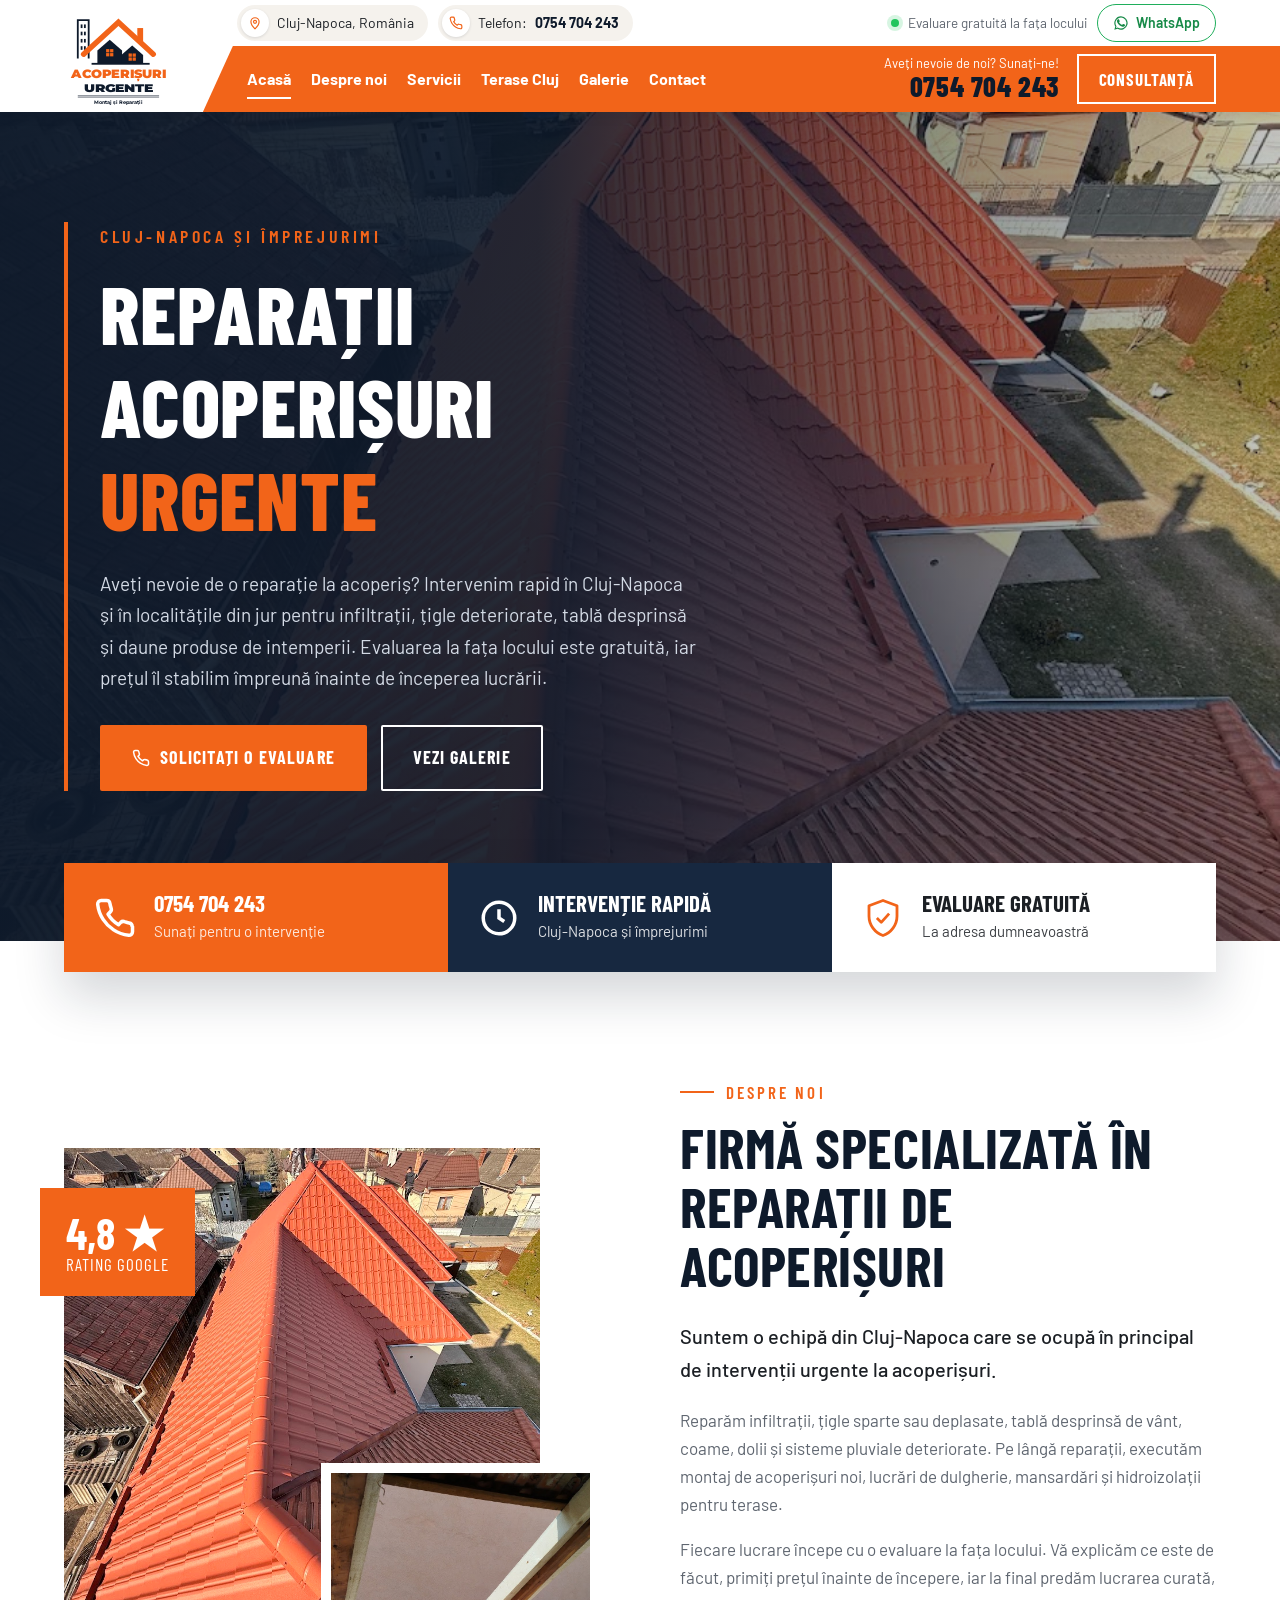
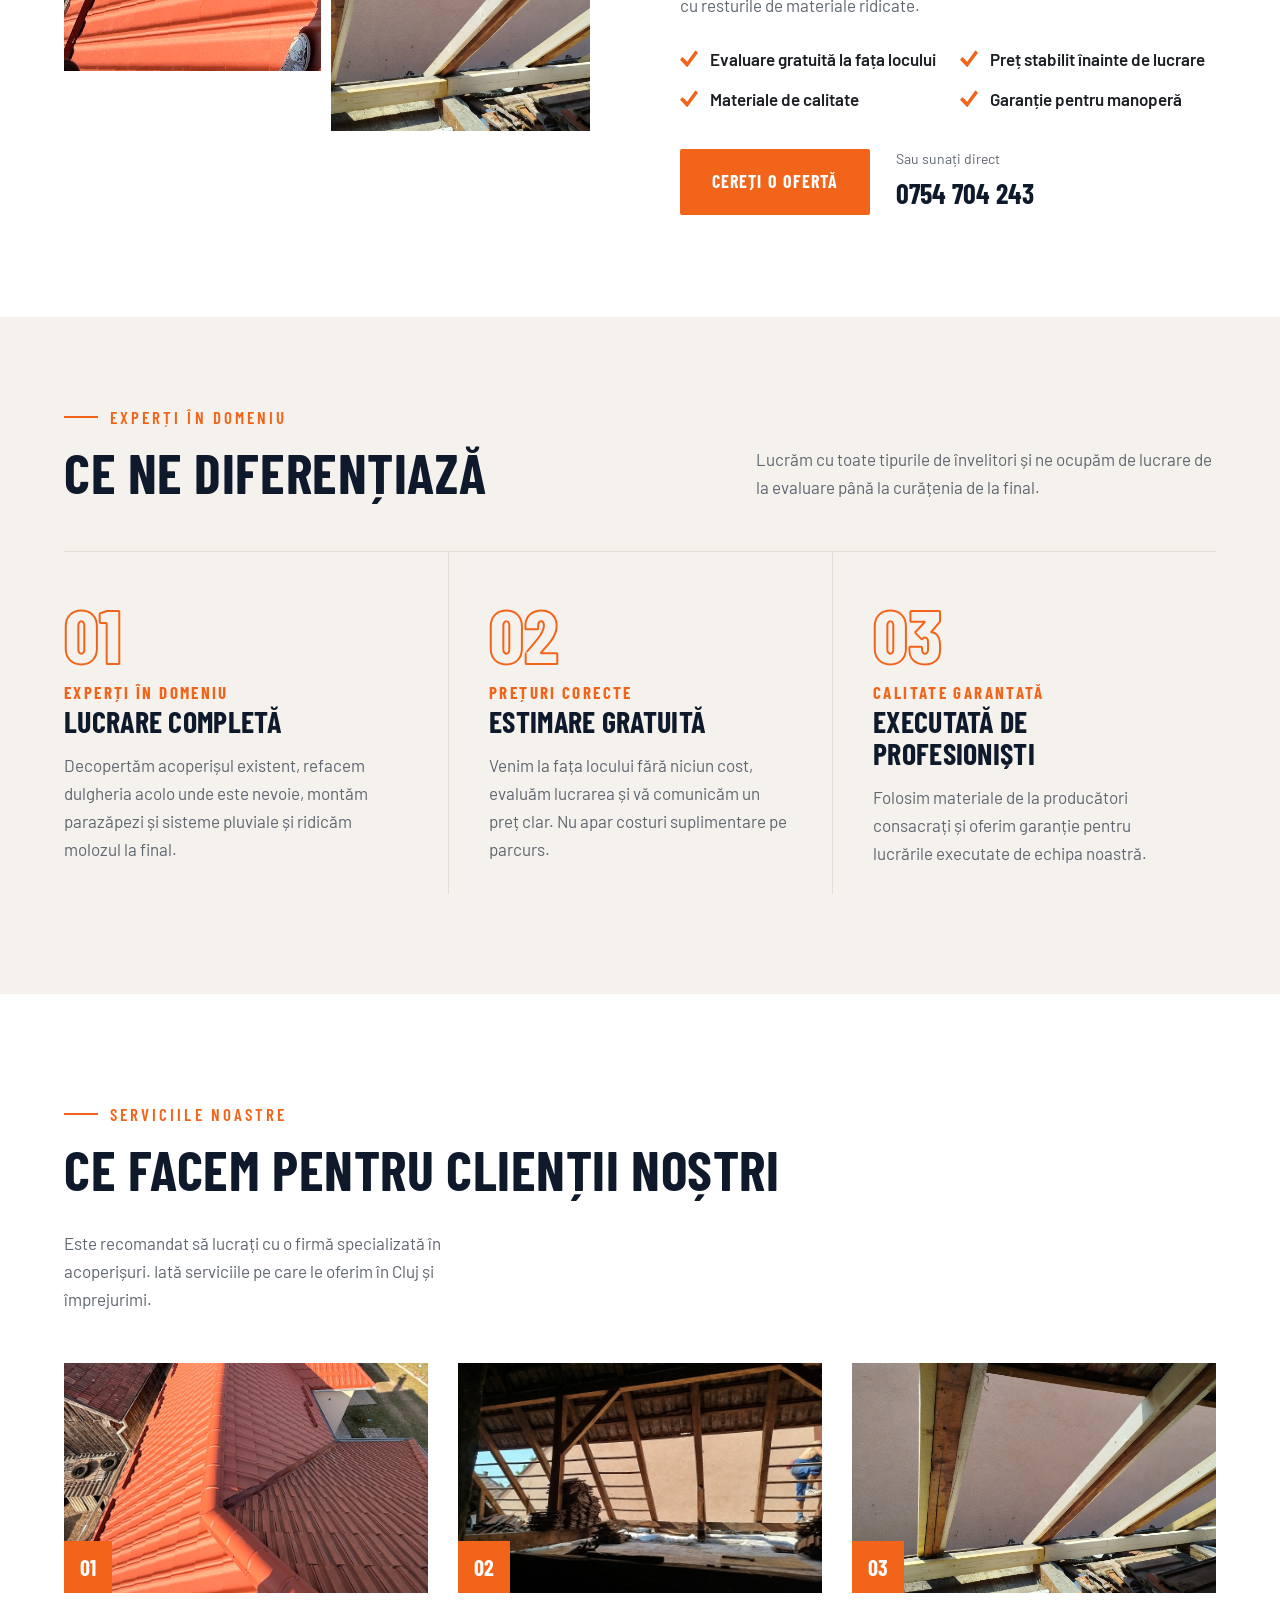
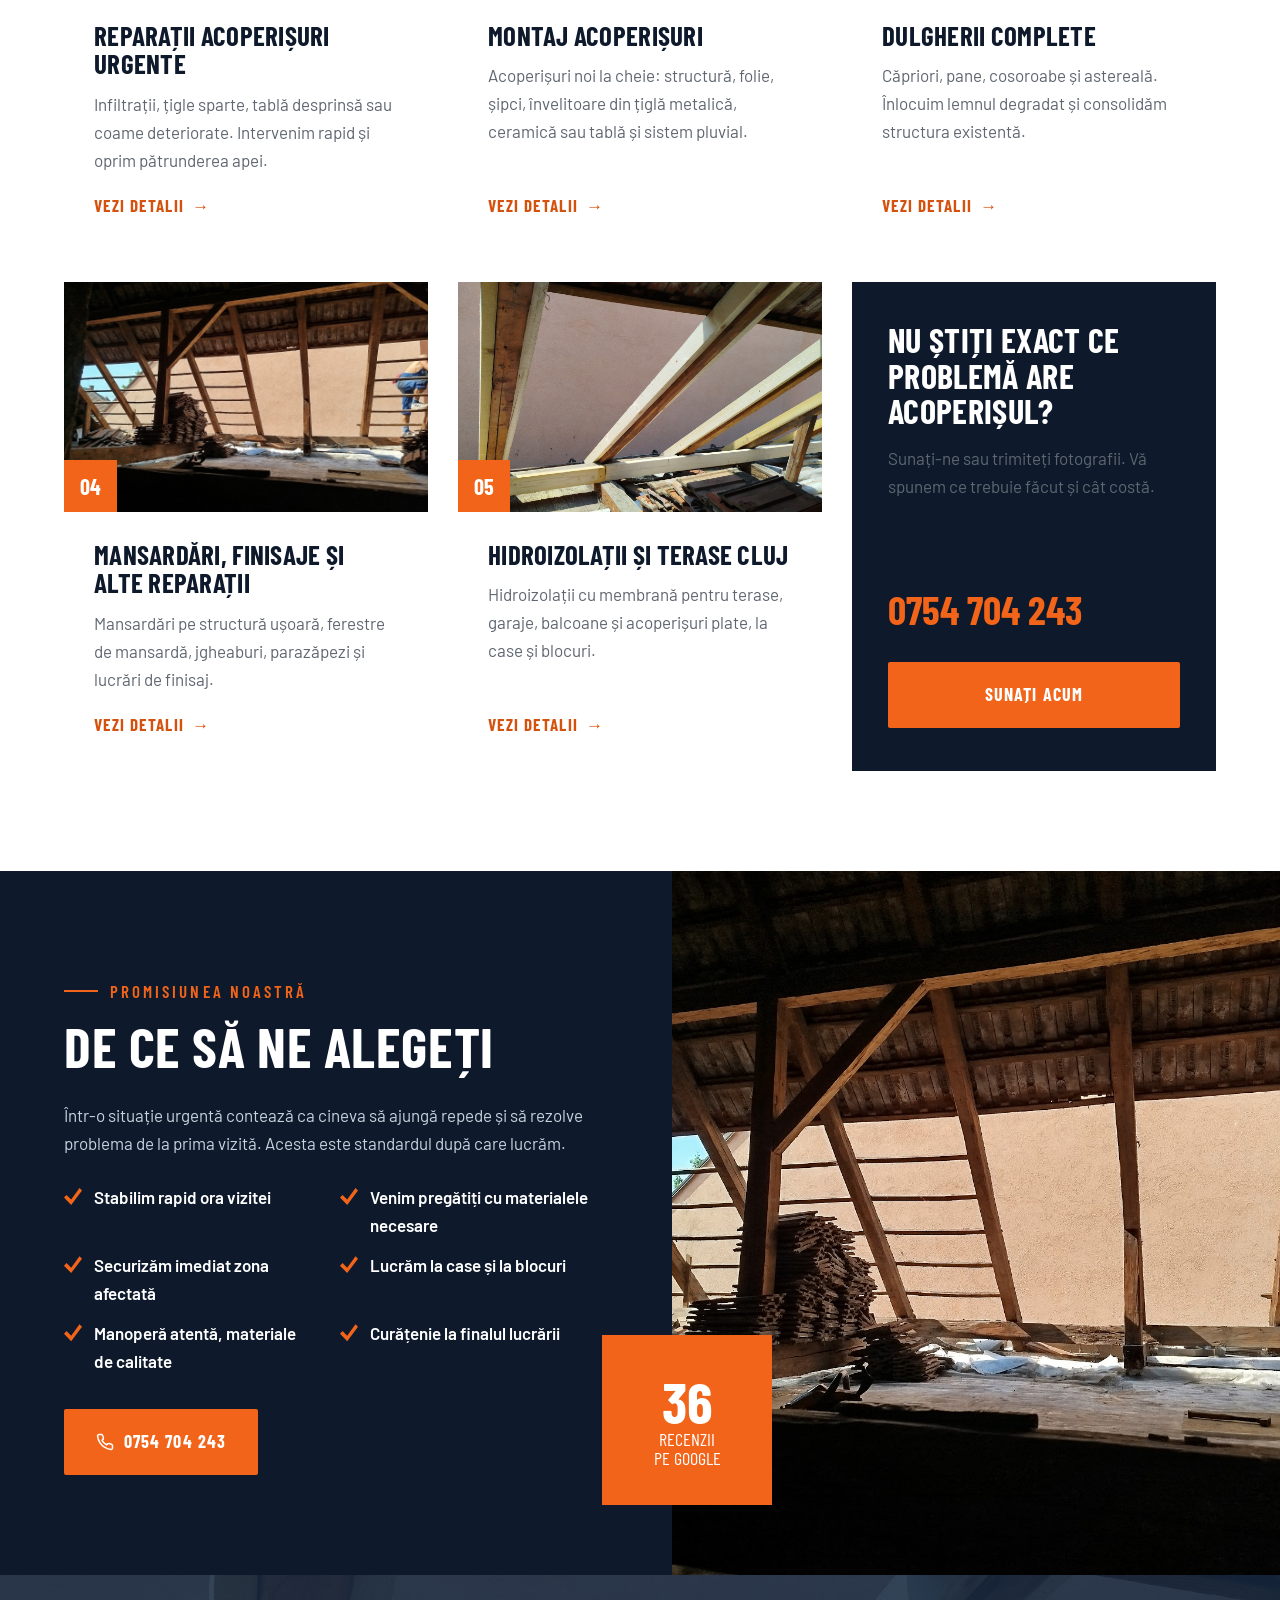
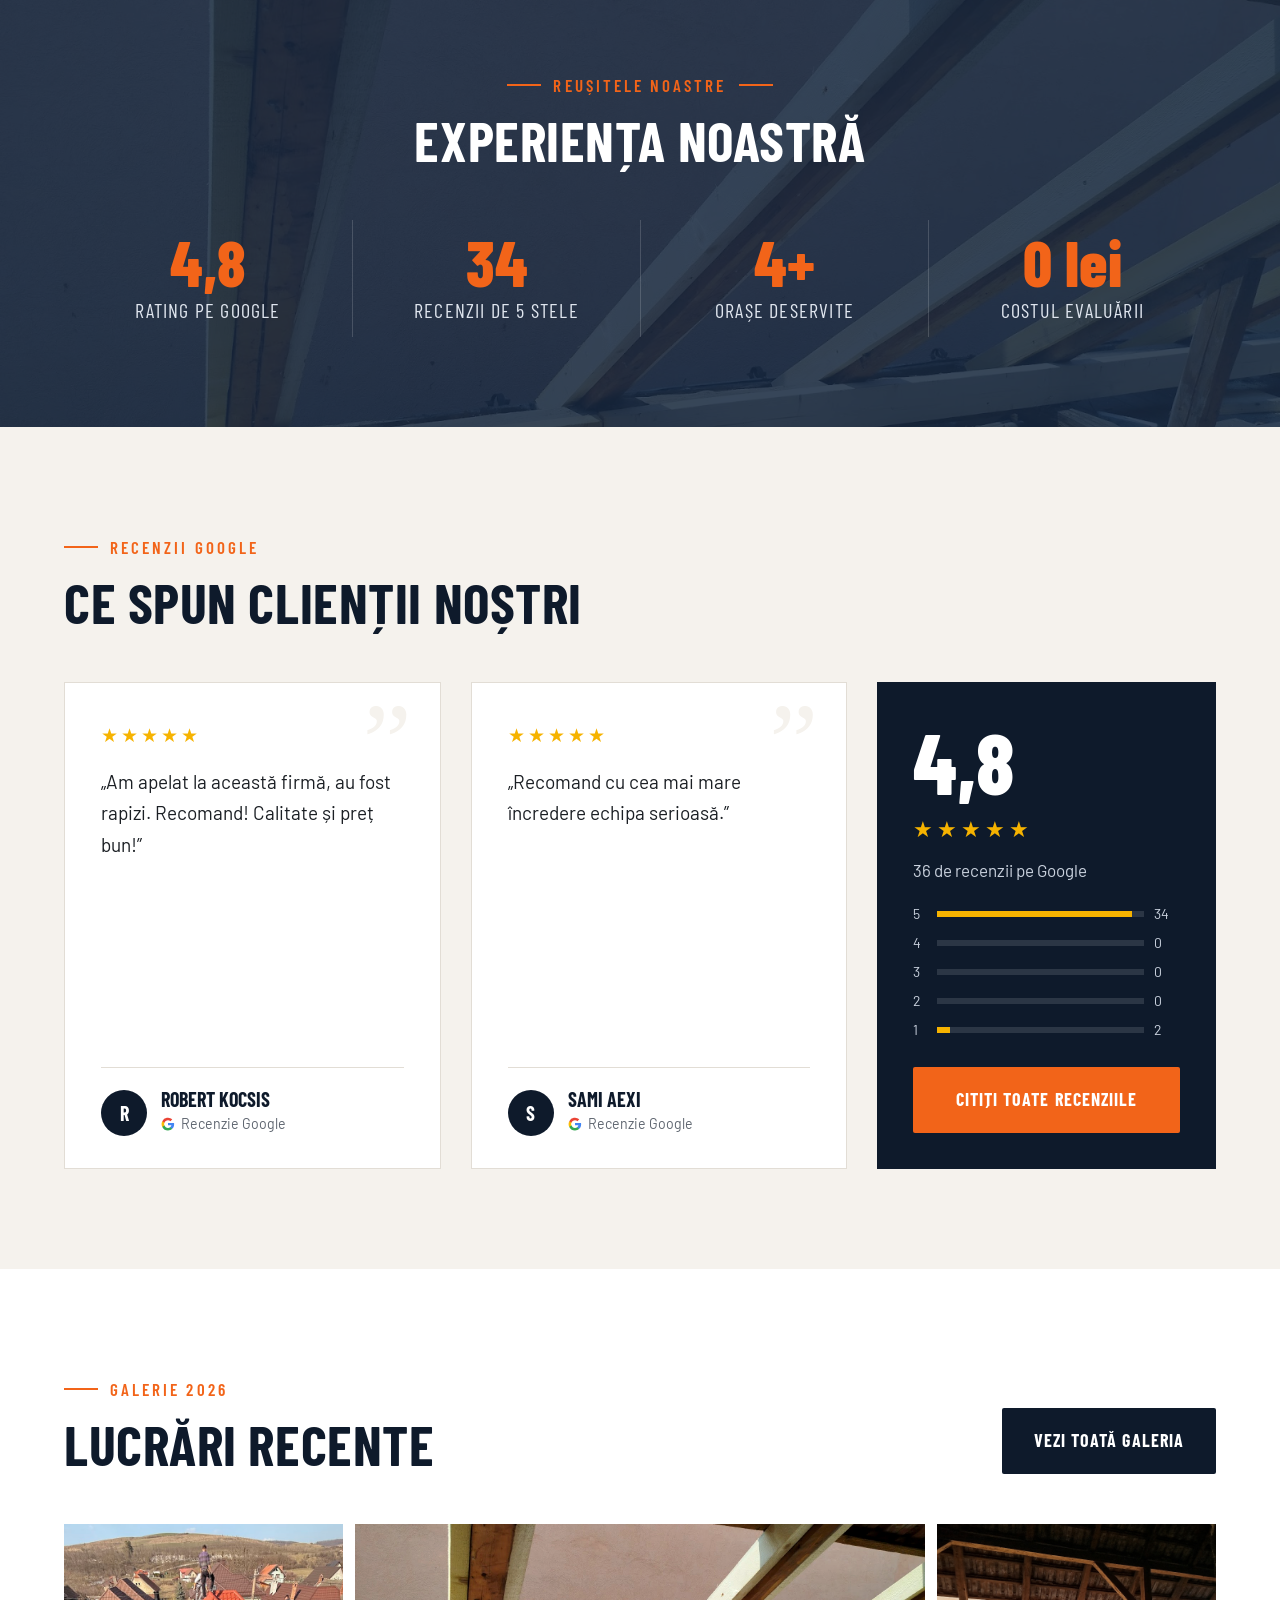
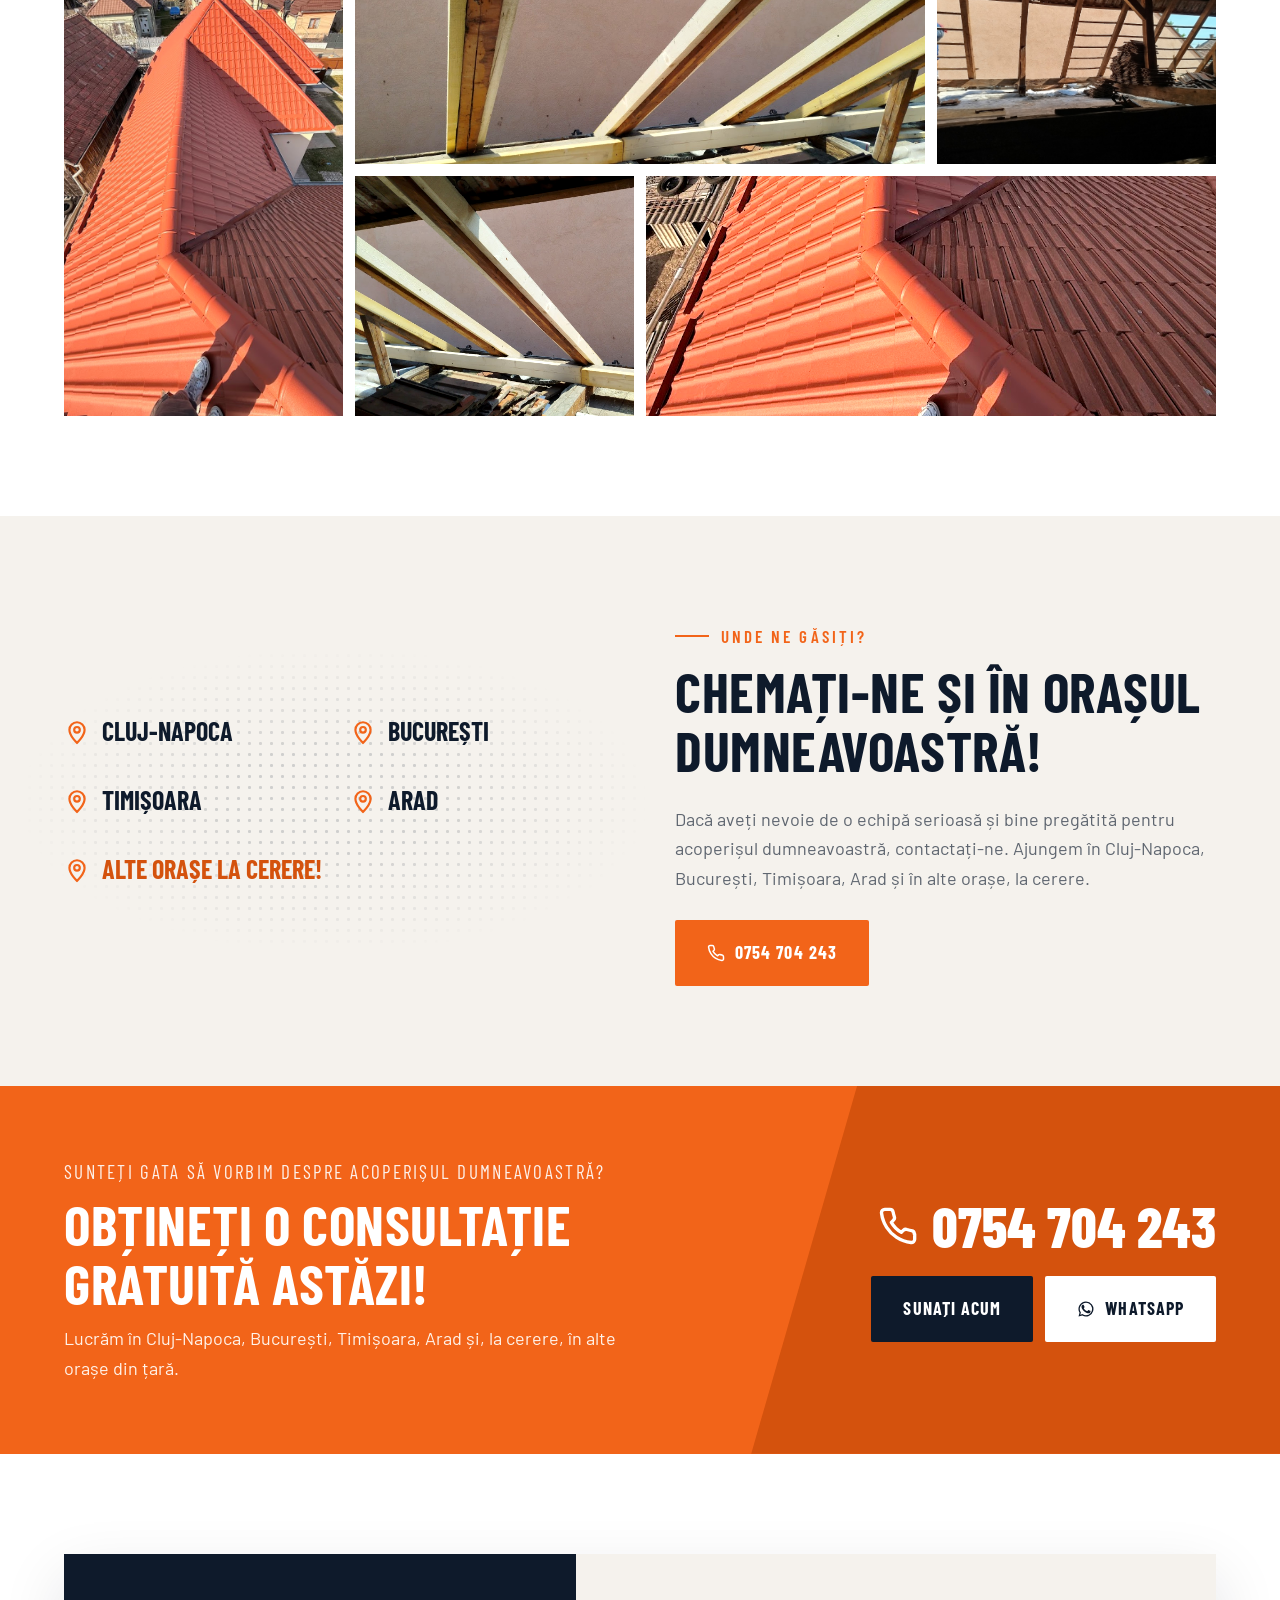
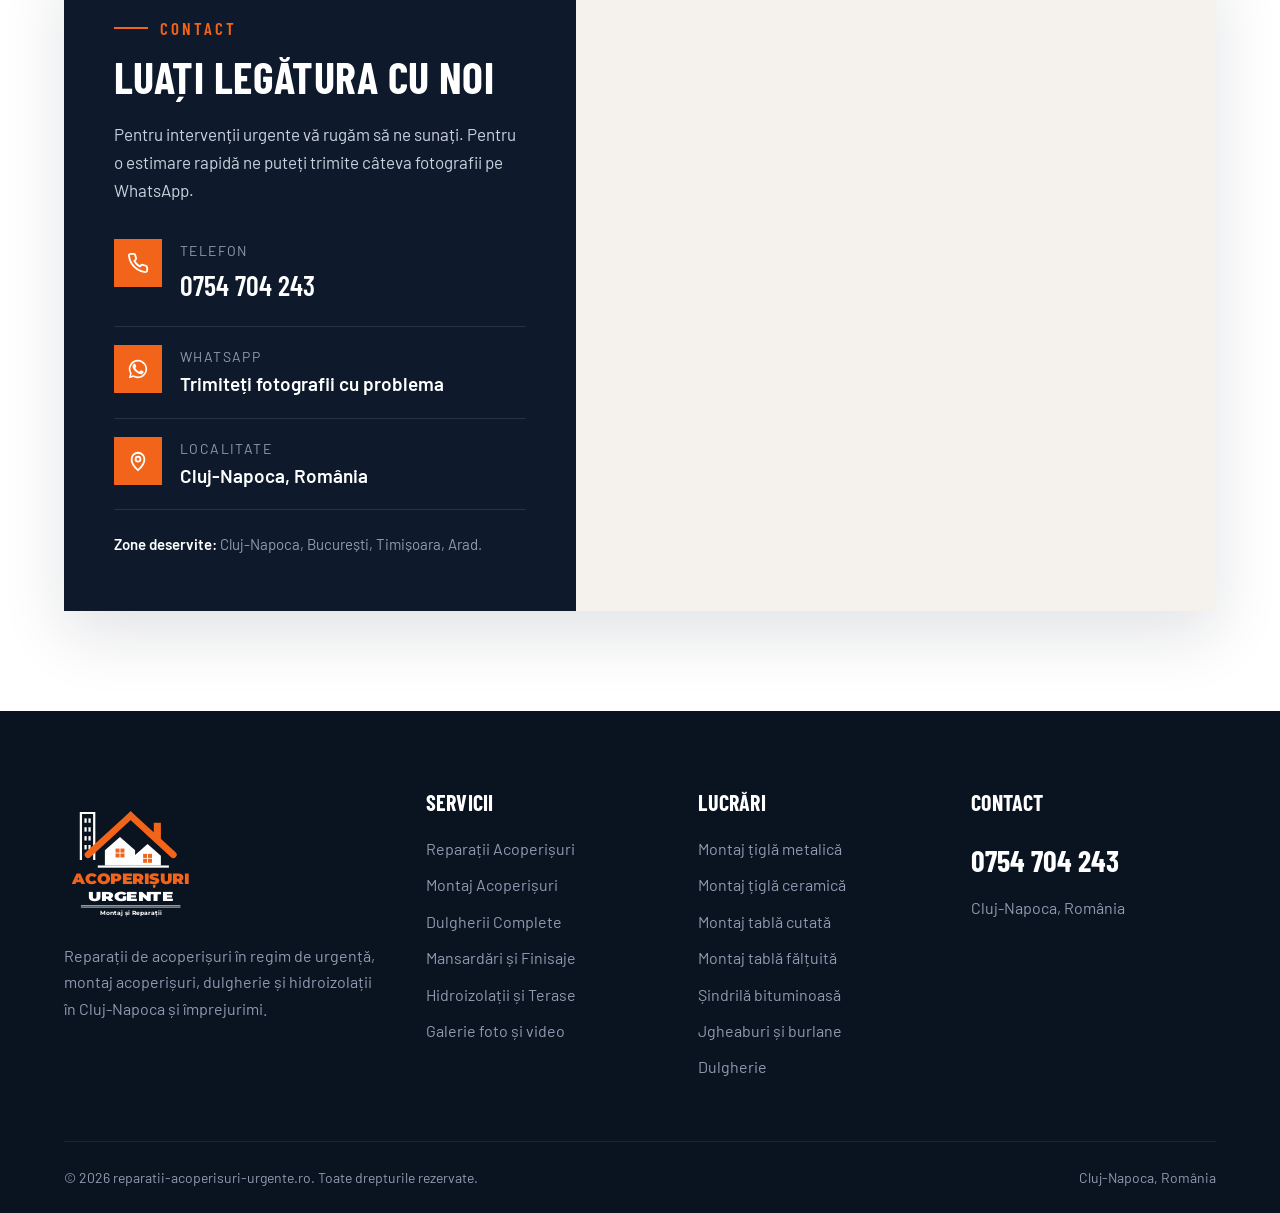
<file: index.html>
<!doctype html>
<html lang="ro">
<head>
<meta charset="utf-8">
<meta name="viewport" content="width=device-width, initial-scale=1">
<title>Reparații Acoperișuri Urgente Cluj-Napoca | 0754 704 243</title>
<meta name="description" content="Reparații acoperișuri urgente în Cluj-Napoca: infiltrații, țigle sparte, daune produse de furtună, jgheaburi, terase. Evaluare gratuită. Telefon: 0754 704 243.">
<link rel="canonical" href="https://reparatii-acoperisuri-urgente.ro/">
<meta property="og:title" content="Reparații Acoperișuri Urgente Cluj-Napoca | 0754 704 243">
<meta property="og:description" content="Reparații acoperișuri urgente în Cluj-Napoca: infiltrații, țigle sparte, daune produse de furtună, jgheaburi, terase. Evaluare gratuită. Telefon: 0754 704 243.">
<meta property="og:image" content="https://reparatii-acoperisuri-urgente.ro/img/g03.jpg">
<meta name="theme-color" content="#0e1a2b">
<link rel="icon" href="logo/favicon.svg" type="image/svg+xml">
<link rel="preconnect" href="https://fonts.googleapis.com">
<link rel="preconnect" href="https://fonts.gstatic.com" crossorigin>
<link href="https://fonts.googleapis.com/css2?family=Barlow:wght@400;500;600;700&family=Barlow+Condensed:wght@600;700;800&family=Montserrat:wght@700;800;900&display=swap" rel="stylesheet">
<link rel="stylesheet" href="css/style.css">
<script type="application/ld+json">{"@context":"https://schema.org","@type":"RoofingContractor","name":"Reparații Acoperișuri Urgente","telephone":"+40754704243","address":{"@type":"PostalAddress","addressLocality":"Cluj-Napoca","addressCountry":"RO"},"areaServed":"Cluj-Napoca","url":"https://reparatii-acoperisuri-urgente.ro/","aggregateRating":{"@type":"AggregateRating","ratingValue":"4.8","reviewCount":"36"}}</script>
</head>
<body>
<header class="header"><div class="wrap hd">
  <a class="logo" href="index.html" aria-label="Reparații Acoperișuri Urgente"><svg xmlns="http://www.w3.org/2000/svg" viewBox="20 8 300 270">
  <!-- clădire înaltă din contur, în stânga -->
  <path d="M58 150V44h30v106" fill="none" stroke="#0e1a2b" stroke-width="5"/>
  <rect x="66" y="56" width="5" height="10" fill="#0e1a2b"/><rect x="75" y="56" width="5" height="10" fill="#0e1a2b"/><rect x="66" y="76" width="5" height="10" fill="#0e1a2b"/><rect x="75" y="76" width="5" height="10" fill="#0e1a2b"/><rect x="66" y="96" width="5" height="10" fill="#0e1a2b"/><rect x="75" y="96" width="5" height="10" fill="#0e1a2b"/><rect x="66" y="116" width="5" height="10" fill="#0e1a2b"/><rect x="75" y="116" width="5" height="10" fill="#0e1a2b"/>
  <!-- acoperiș mare cu vârfuri arcuite -->
  <path d="M74 138C104 110 140 78 170 50c30 28 66 60 96 88" fill="none" stroke="#f26419" stroke-width="15" stroke-linecap="round"/>
  <rect x="222" y="66" width="16" height="40" fill="#f26419"/>
  <!-- case cu ferestre -->
  <path d="M112 128 146 98l34 30v34h-68z" fill="#0e1a2b"/>
  <rect x="136" y="124" width="9" height="9" fill="#f26419"/><rect x="147" y="124" width="9" height="9" fill="#f26419"/><rect x="136" y="135" width="9" height="9" fill="#f26419"/><rect x="147" y="135" width="9" height="9" fill="#f26419"/>
  <path d="M178 140l30-26 30 26v22h-60z" fill="#0e1a2b"/>
  <rect x="198" y="136" width="9" height="9" fill="#f26419"/><rect x="209" y="136" width="9" height="9" fill="#f26419"/><rect x="198" y="147" width="9" height="9" fill="#f26419"/><rect x="209" y="147" width="9" height="9" fill="#f26419"/>
  <rect x="96" y="162" width="160" height="5" fill="#0e1a2b"/>
  <!-- text -->
  <text x="170" y="204" text-anchor="middle" font-family="Montserrat, Arial, sans-serif" font-weight="900" font-size="34" fill="#f26419" textLength="262" lengthAdjust="spacingAndGlyphs">ACOPERIȘURI</text>
  <text x="170" y="243" text-anchor="middle" font-family="Montserrat, Arial, sans-serif" font-weight="900" font-size="30" fill="#0e1a2b" textLength="190" lengthAdjust="spacingAndGlyphs">URGENTE</text>
  <rect x="58" y="252" width="224" height="2" fill="#0e1a2b"/><rect x="58" y="256" width="224" height="1" fill="#0e1a2b"/>
  <text x="170" y="274" text-anchor="middle" font-family="Montserrat, Arial, sans-serif" font-weight="700" font-size="14" fill="#0e1a2b">Montaj și Reparații</text>
</svg></a>
  <div class="hd-right">
  <div class="hd-top">
    <span class="chip"><i><svg viewBox="0 0 24 24" fill="none" stroke="currentColor" stroke-width="2"><path d="M12 22s7-6.2 7-12a7 7 0 0 0-14 0c0 5.8 7 12 7 12z"/><circle cx="12" cy="10" r="2.6"/></svg></i>Cluj-Napoca, România</span>
    <a class="chip" href="tel:+40754704243"><i><svg viewBox="0 0 24 24" fill="none" stroke="currentColor" stroke-width="2" stroke-linecap="round" stroke-linejoin="round"><path d="M22 16.9v3a2 2 0 0 1-2.2 2 19.8 19.8 0 0 1-8.6-3.1 19.5 19.5 0 0 1-6-6A19.8 19.8 0 0 1 2.1 4.2 2 2 0 0 1 4.1 2h3a2 2 0 0 1 2 1.7c.1.9.4 1.8.7 2.7a2 2 0 0 1-.5 2.1L8 9.8a16 16 0 0 0 6 6l1.3-1.3a2 2 0 0 1 2.1-.4c.9.3 1.8.6 2.7.7a2 2 0 0 1 1.7 2z"/></svg></i><span class="lbl">Telefon:</span> <b>0754 704 243</b></a>
    <span class="hd-note"><i class="dot"></i>Evaluare gratuită la fața locului</span>
    <a class="hd-wa" href="https://wa.me/40754704243?text=Bun%C4%83%20ziua%2C%20am%20o%20problem%C4%83%20la%20acoperi%C8%99%20%C8%99i%20v-a%C8%99%20trimite%20c%C3%A2teva%20poze." target="_blank" rel="noopener"><svg viewBox="0 0 24 24" fill="currentColor"><path d="M17.5 14.4c-.3-.1-1.8-.9-2-1-.3-.1-.5-.1-.7.1-.2.3-.8 1-.9 1.2-.2.2-.3.2-.6.1-.3-.1-1.3-.5-2.4-1.5-.9-.8-1.5-1.8-1.7-2.1-.2-.3 0-.5.1-.6l.4-.5c.2-.2.2-.3.3-.5.1-.2.1-.4 0-.5l-.9-2.2c-.2-.6-.5-.5-.7-.5h-.6c-.2 0-.5.1-.8.4-.3.3-1 1-1 2.5s1.1 2.9 1.2 3.1c.1.2 2.1 3.2 5.1 4.5.7.3 1.3.5 1.7.6.7.2 1.4.2 1.9.1.6-.1 1.8-.7 2-1.4.2-.7.2-1.3.2-1.4-.1-.2-.3-.3-.6-.4zM12 2a10 10 0 0 0-8.6 15.1L2 22l5-1.3A10 10 0 1 0 12 2zm0 18.2c-1.5 0-3-.4-4.3-1.2l-.3-.2-3 .8.8-2.9-.2-.3A8.2 8.2 0 1 1 12 20.2z"/></svg> WhatsApp</a>
  </div>
  <div class="hd-bar">
  <button class="burger" aria-label="Meniu"><span></span><span></span><span></span></button>
  <nav class="nav">
    <a href="index.html" class="active">Acasă</a>
    <a href="index.html#despre">Despre noi</a>
    <div class="dd"><span tabindex="0">Servicii</span>
      <div class="dd-menu"><a href="reparatii-acoperisuri.html">Reparații Acoperișuri</a><a href="montaj-acoperisuri.html">Montaj Acoperișuri</a><a href="dulgherii-complete.html">Dulgherii Complete</a><a href="mansardari-finisaje.html">Mansardări și Finisaje</a><a href="hidroizolatii-terase.html">Hidroizolații și Terase</a></div>
    </div>
    <a href="hidroizolatii-terase.html">Terase Cluj</a>
    <a href="galerie.html">Galerie</a>
    <a href="#contact">Contact</a>
  </nav>
  <a class="head-call" href="tel:+40754704243"><small>Aveți nevoie de noi? Sunați-ne!</small><b>0754 704 243</b></a>
  <a class="btn-cons" href="#contact">Consultanță</a>
  </div>
  </div>
</div></header>
<section class="hero" style="padding:0">
  <div class="hero-bg"></div>
  <div class="wrap"><div class="hero-text">
    <div class="over">Cluj-Napoca și împrejurimi</div>
    <h1>Reparații acoperișuri <span>urgente</span></h1>
    <p class="lead">Aveți nevoie de o reparație la acoperiș? Intervenim rapid în Cluj-Napoca și în localitățile din jur pentru infiltrații, țigle deteriorate, tablă desprinsă și daune produse de intemperii. Evaluarea la fața locului este gratuită, iar prețul îl stabilim împreună înainte de începerea lucrării.</p>
    <div class="actions">
      <a class="btn btn-orange" href="tel:+40754704243"><svg viewBox="0 0 24 24" fill="none" stroke="currentColor" stroke-width="2" stroke-linecap="round" stroke-linejoin="round"><path d="M22 16.9v3a2 2 0 0 1-2.2 2 19.8 19.8 0 0 1-8.6-3.1 19.5 19.5 0 0 1-6-6A19.8 19.8 0 0 1 2.1 4.2 2 2 0 0 1 4.1 2h3a2 2 0 0 1 2 1.7c.1.9.4 1.8.7 2.7a2 2 0 0 1-.5 2.1L8 9.8a16 16 0 0 0 6 6l1.3-1.3a2 2 0 0 1 2.1-.4c.9.3 1.8.6 2.7.7a2 2 0 0 1 1.7 2z"/></svg> Solicitați o evaluare</a>
      <a class="btn btn-line" href="galerie.html">Vezi galerie</a>
    </div>
  </div></div>
</section>
<div class="hero-bar"><div class="wrap"><div class="row">
  <a class="cell" href="tel:+40754704243"><svg viewBox="0 0 24 24" fill="none" stroke="currentColor" stroke-width="2" stroke-linecap="round" stroke-linejoin="round"><path d="M22 16.9v3a2 2 0 0 1-2.2 2 19.8 19.8 0 0 1-8.6-3.1 19.5 19.5 0 0 1-6-6A19.8 19.8 0 0 1 2.1 4.2 2 2 0 0 1 4.1 2h3a2 2 0 0 1 2 1.7c.1.9.4 1.8.7 2.7a2 2 0 0 1-.5 2.1L8 9.8a16 16 0 0 0 6 6l1.3-1.3a2 2 0 0 1 2.1-.4c.9.3 1.8.6 2.7.7a2 2 0 0 1 1.7 2z"/></svg><div><b>0754 704 243</b><small>Sunați pentru o intervenție</small></div></a>
  <div class="cell"><svg viewBox="0 0 24 24" fill="none" stroke="currentColor" stroke-width="2"><circle cx="12" cy="12" r="9"/><path d="M12 7v5l3 2"/></svg><div><b>Intervenție rapidă</b><small>Cluj-Napoca și împrejurimi</small></div></div>
  <div class="cell"><svg viewBox="0 0 24 24" fill="none" stroke="currentColor" stroke-width="1.6" stroke-linejoin="round"><path d="M12 2 4 5v6c0 5 3.4 9.4 8 11 4.6-1.6 8-6 8-11V5z"/><path d="m8.5 12 2.5 2.5 4.5-5"/></svg><div><b>Evaluare gratuită</b><small>La adresa dumneavoastră</small></div></div>
</div></div></div>

<section id="despre"><div class="wrap about">
  <div class="about-img">
    <img class="a" src="img/g03.jpg" alt="Acoperiș din țiglă metalică montat în județul Cluj">
    <img class="b" src="img/g04.jpg" alt="Structură nouă de lemn la un acoperiș în reparație">
    <div class="tagbox"><b>4,8 ★</b><span>Rating Google</span></div>
  </div>
  <div>
    <div class="over-t">Despre noi</div>
    <h2 class="t">Firmă specializată în reparații de acoperișuri</h2>
    <p class="lead-p">Suntem o echipă din Cluj-Napoca care se ocupă în principal de intervenții urgente la acoperișuri.</p>
    <p>Reparăm infiltrații, țigle sparte sau deplasate, tablă desprinsă de vânt, coame, dolii și sisteme pluviale deteriorate. Pe lângă reparații, executăm montaj de acoperișuri noi, lucrări de dulgherie, mansardări și hidroizolații pentru terase.</p>
    <p>Fiecare lucrare începe cu o evaluare la fața locului. Vă explicăm ce este de făcut, primiți prețul înainte de începere, iar la final predăm lucrarea curată, cu resturile de materiale ridicate.</p>
    <ul class="ticks"><li>Evaluare gratuită la fața locului</li><li>Preț stabilit înainte de lucrare</li><li>Materiale de calitate</li><li>Garanție pentru manoperă</li></ul>
    <div class="about-call">
      <a class="btn btn-orange" href="#contact">Cereți o ofertă</a>
      <a class="num" href="tel:+40754704243"><small>Sau sunați direct</small><b>0754 704 243</b></a>
    </div>
  </div>
</div></section>

<section class="paper" style="padding-top:80px"><div class="wrap">
  <div class="head-row">
    <div><div class="over-t">Experți în domeniu</div><h2 class="t">Ce ne diferențiază</h2></div>
    <p>Lucrăm cu toate tipurile de învelitori și ne ocupăm de lucrare de la evaluare până la curățenia de la final.</p>
  </div>
  <div class="diff-grid">
    <div class="diff-item"><div class="n">01</div><h3><small>Experți în domeniu</small>Lucrare completă</h3>
      <p>Decopertăm acoperișul existent, refacem dulgheria acolo unde este nevoie, montăm parazăpezi și sisteme pluviale și ridicăm molozul la final.</p></div>
    <div class="diff-item"><div class="n">02</div><h3><small>Prețuri corecte</small>Estimare gratuită</h3>
      <p>Venim la fața locului fără niciun cost, evaluăm lucrarea și vă comunicăm un preț clar. Nu apar costuri suplimentare pe parcurs.</p></div>
    <div class="diff-item"><div class="n">03</div><h3><small>Calitate garantată</small>Executată de profesioniști</h3>
      <p>Folosim materiale de la producători consacrați și oferim garanție pentru lucrările executate de echipa noastră.</p></div>
  </div>
</div></section>

<section><div class="wrap">
  <div class="head-row">
    <div><div class="over-t">Serviciile noastre</div><h2 class="t">Ce facem pentru clienții noștri</h2></div>
    <p>Este recomandat să lucrați cu o firmă specializată în acoperișuri. Iată serviciile pe care le oferim în Cluj și împrejurimi.</p>
  </div>
  <div class="svc-grid">
    <a class="svc" href="reparatii-acoperisuri.html">
      <div class="ph"><img src="img/g03.jpg" alt="Reparații Acoperișuri Urgente" loading="lazy" style="object-position:center 70%"><span class="num">01</span></div>
      <div class="bd"><h3>Reparații Acoperișuri Urgente</h3><p>Infiltrații, țigle sparte, tablă desprinsă sau coame deteriorate. Intervenim rapid și oprim pătrunderea apei.</p><span class="go">Vezi detalii</span></div>
    </a><a class="svc" href="montaj-acoperisuri.html">
      <div class="ph"><img src="img/g01.jpg" alt="Montaj Acoperișuri" loading="lazy" style="object-position:center 40%"><span class="num">02</span></div>
      <div class="bd"><h3>Montaj Acoperișuri</h3><p>Acoperișuri noi la cheie: structură, folie, șipci, învelitoare din țiglă metalică, ceramică sau tablă și sistem pluvial.</p><span class="go">Vezi detalii</span></div>
    </a><a class="svc" href="dulgherii-complete.html">
      <div class="ph"><img src="img/g04.jpg" alt="Dulgherii Complete" loading="lazy" style="object-position:left center"><span class="num">03</span></div>
      <div class="bd"><h3>Dulgherii Complete</h3><p>Căpriori, pane, cosoroabe și astereală. Înlocuim lemnul degradat și consolidăm structura existentă.</p><span class="go">Vezi detalii</span></div>
    </a><a class="svc" href="mansardari-finisaje.html">
      <div class="ph"><img src="img/g01.jpg" alt="Mansardări, Finisaje și Alte Reparații" loading="lazy" style="object-position:right center"><span class="num">04</span></div>
      <div class="bd"><h3>Mansardări, Finisaje și Alte Reparații</h3><p>Mansardări pe structură ușoară, ferestre de mansardă, jgheaburi, parazăpezi și lucrări de finisaj.</p><span class="go">Vezi detalii</span></div>
    </a><a class="svc" href="hidroizolatii-terase.html">
      <div class="ph"><img src="img/g04.jpg" alt="Hidroizolații și Terase Cluj" loading="lazy" style="object-position:right center"><span class="num">05</span></div>
      <div class="bd"><h3>Hidroizolații și Terase Cluj</h3><p>Hidroizolații cu membrană pentru terase, garaje, balcoane și acoperișuri plate, la case și blocuri.</p><span class="go">Vezi detalii</span></div>
    </a>
    <a class="svc cta-card" href="tel:+40754704243">
      <h3>Nu știți exact ce problemă are acoperișul?</h3>
      <p>Sunați-ne sau trimiteți fotografii. Vă spunem ce trebuie făcut și cât costă.</p>
      <span class="big">0754 704 243</span>
      <span class="btn btn-orange">Sunați acum</span>
    </a>
  </div>
</div></section>

<section class="dark why">
  <div class="txt">
    <div class="over-t">Promisiunea noastră</div>
    <h2 class="t">De ce să ne alegeți</h2>
    <p>Într-o situație urgentă contează ca cineva să ajungă repede și să rezolve problema de la prima vizită. Acesta este standardul după care lucrăm.</p>
    <ul class="ticks"><li>Stabilim rapid ora vizitei</li><li>Venim pregătiți cu materialele necesare</li><li>Securizăm imediat zona afectată</li><li>Lucrăm la case și la blocuri</li><li>Manoperă atentă, materiale de calitate</li><li>Curățenie la finalul lucrării</li></ul>
    <a class="btn btn-orange" href="tel:+40754704243"><svg viewBox="0 0 24 24" fill="none" stroke="currentColor" stroke-width="2" stroke-linecap="round" stroke-linejoin="round"><path d="M22 16.9v3a2 2 0 0 1-2.2 2 19.8 19.8 0 0 1-8.6-3.1 19.5 19.5 0 0 1-6-6A19.8 19.8 0 0 1 2.1 4.2 2 2 0 0 1 4.1 2h3a2 2 0 0 1 2 1.7c.1.9.4 1.8.7 2.7a2 2 0 0 1-.5 2.1L8 9.8a16 16 0 0 0 6 6l1.3-1.3a2 2 0 0 1 2.1-.4c.9.3 1.8.6 2.7.7a2 2 0 0 1 1.7 2z"/></svg> 0754 704 243</a>
  </div>
  <div class="img"><div class="stamp"><div><b>36</b>recenzii<br>pe Google</div></div></div>
</section>

<section class="stats"><div class="wrap">
  <div class="head-c"><div class="over-t">Reușitele noastre</div><h2 class="t">Experiența noastră</h2></div>
  <div class="stat-row">
    <!-- DE COMPLETAT cu clientul: ani de experiență, nr. de lucrări. Până atunci afișăm doar cifre verificabile. -->
    <div class="stat"><b>4,8</b><span>Rating pe Google</span></div>
    <div class="stat"><b>34</b><span>Recenzii de 5 stele</span></div>
    <div class="stat"><b>4+</b><span>Orașe deservite</span></div>
    <div class="stat"><b>0 lei</b><span>Costul evaluării</span></div>
  </div>
</div></section>

<section class="paper"><div class="wrap">
  <div class="head-row">
    <div><div class="over-t">Recenzii Google</div><h2 class="t">Ce spun clienții noștri</h2></div>
  </div>
  <div class="rev-grid">
    <div class="rev"><div class="stars">★★★★★</div><blockquote>„Am apelat la această firmă, au fost rapizi. Recomand! Calitate și preț bun!”</blockquote>
      <div class="who"><span class="av">R</span><div><b>Robert Kocsis</b><small><svg viewBox="0 0 24 24"><path fill="#4285F4" d="M22.5 12.3c0-.8-.1-1.5-.2-2.2H12v4.2h5.9a5 5 0 0 1-2.2 3.3v2.7h3.5c2.1-1.9 3.3-4.7 3.3-8z"/><path fill="#34A853" d="M12 23c3 0 5.5-1 7.2-2.7l-3.5-2.7c-1 .7-2.2 1.1-3.7 1.1-2.9 0-5.3-1.9-6.2-4.5H2.2v2.8A11 11 0 0 0 12 23z"/><path fill="#FBBC05" d="M5.8 14.2a6.6 6.6 0 0 1 0-4.3V7.1H2.2a11 11 0 0 0 0 9.9z"/><path fill="#EA4335" d="M12 5.4c1.6 0 3.1.6 4.2 1.7l3.1-3.1A11 11 0 0 0 2.2 7.1l3.6 2.8C6.7 7.3 9.1 5.4 12 5.4z"/></svg> Recenzie Google</small></div></div></div><div class="rev"><div class="stars">★★★★★</div><blockquote>„Recomand cu cea mai mare încredere echipa serioasă.”</blockquote>
      <div class="who"><span class="av">S</span><div><b>Sami Aexi</b><small><svg viewBox="0 0 24 24"><path fill="#4285F4" d="M22.5 12.3c0-.8-.1-1.5-.2-2.2H12v4.2h5.9a5 5 0 0 1-2.2 3.3v2.7h3.5c2.1-1.9 3.3-4.7 3.3-8z"/><path fill="#34A853" d="M12 23c3 0 5.5-1 7.2-2.7l-3.5-2.7c-1 .7-2.2 1.1-3.7 1.1-2.9 0-5.3-1.9-6.2-4.5H2.2v2.8A11 11 0 0 0 12 23z"/><path fill="#FBBC05" d="M5.8 14.2a6.6 6.6 0 0 1 0-4.3V7.1H2.2a11 11 0 0 0 0 9.9z"/><path fill="#EA4335" d="M12 5.4c1.6 0 3.1.6 4.2 1.7l3.1-3.1A11 11 0 0 0 2.2 7.1l3.6 2.8C6.7 7.3 9.1 5.4 12 5.4z"/></svg> Recenzie Google</small></div></div></div>
    <div class="rev-sum">
      <div class="score">4,8</div>
      <div class="stars">★★★★★</div>
      <div>36 de recenzii pe Google</div>
      <div class="bars">
        <div>5<i style="--w:94%"></i>34</div><div>4<i style="--w:0%"></i>0</div><div>3<i style="--w:0%"></i>0</div>
        <div>2<i style="--w:0%"></i>0</div><div>1<i style="--w:6%"></i>2</div>
      </div>
      <a class="btn btn-orange" href="https://www.google.com/maps/place/Reparatii+acoperisuri+urgent+cluj/@46.7752214,23.5715653,17z" target="_blank" rel="noopener">Citiți toate recenziile</a>
    </div>
  </div>
</div></section>

<section><div class="wrap">
  <div class="head-row">
    <div><div class="over-t">Galerie 2026</div><h2 class="t">Lucrări recente</h2></div>
    <a class="btn btn-navy" href="galerie.html">Vezi toată galeria</a>
  </div>
  <div class="gallery">
    <a href="img/g03.jpg" class="h2"><img src="img/g03.jpg" alt="Acoperiș nou din țiglă metalică" loading="lazy"></a>
    <a href="img/g04.jpg" class="w2 warm"><img src="img/g04.jpg" alt="Căpriori noi montați" loading="lazy"></a>
    <a href="img/g01.jpg" class="mir"><img src="img/g01.jpg" alt="Decopertare și refacere structură" loading="lazy"></a>
    <a href="img/g04.jpg" class="mir cool"><img src="img/g04.jpg" alt="Structură de lemn refăcută" loading="lazy" style="object-position:right center"></a>
    <a href="img/g03.jpg" class="w2 cool"><img src="img/g03.jpg" alt="Coamă și dolie din țiglă metalică" loading="lazy" style="object-position:center 85%"></a>
  </div>
</div></section>

<section class="cities paper"><div class="wrap cities-grid">
  <ul class="city-list">
    <li><svg viewBox="0 0 24 24" fill="none" stroke="currentColor" stroke-width="2"><path d="M12 22s7-6.2 7-12a7 7 0 0 0-14 0c0 5.8 7 12 7 12z"/><circle cx="12" cy="10" r="2.6"/></svg>Cluj-Napoca</li><li><svg viewBox="0 0 24 24" fill="none" stroke="currentColor" stroke-width="2"><path d="M12 22s7-6.2 7-12a7 7 0 0 0-14 0c0 5.8 7 12 7 12z"/><circle cx="12" cy="10" r="2.6"/></svg>București</li><li><svg viewBox="0 0 24 24" fill="none" stroke="currentColor" stroke-width="2"><path d="M12 22s7-6.2 7-12a7 7 0 0 0-14 0c0 5.8 7 12 7 12z"/><circle cx="12" cy="10" r="2.6"/></svg>Timișoara</li><li><svg viewBox="0 0 24 24" fill="none" stroke="currentColor" stroke-width="2"><path d="M12 22s7-6.2 7-12a7 7 0 0 0-14 0c0 5.8 7 12 7 12z"/><circle cx="12" cy="10" r="2.6"/></svg>Arad</li>
    <li><svg viewBox="0 0 24 24" fill="none" stroke="currentColor" stroke-width="2"><path d="M12 22s7-6.2 7-12a7 7 0 0 0-14 0c0 5.8 7 12 7 12z"/><circle cx="12" cy="10" r="2.6"/></svg>Alte orașe la cerere!</li>
  </ul>
  <div>
    <div class="over-t">Unde ne găsiți?</div>
    <h2 class="t">Chemați-ne și în orașul dumneavoastră!</h2>
    <p>Dacă aveți nevoie de o echipă serioasă și bine pregătită pentru acoperișul dumneavoastră, contactați-ne. Ajungem în Cluj-Napoca, București, Timișoara, Arad și în alte orașe, la cerere.</p>
    <a class="btn btn-orange" href="tel:+40754704243"><svg viewBox="0 0 24 24" fill="none" stroke="currentColor" stroke-width="2" stroke-linecap="round" stroke-linejoin="round"><path d="M22 16.9v3a2 2 0 0 1-2.2 2 19.8 19.8 0 0 1-8.6-3.1 19.5 19.5 0 0 1-6-6A19.8 19.8 0 0 1 2.1 4.2 2 2 0 0 1 4.1 2h3a2 2 0 0 1 2 1.7c.1.9.4 1.8.7 2.7a2 2 0 0 1-.5 2.1L8 9.8a16 16 0 0 0 6 6l1.3-1.3a2 2 0 0 1 2.1-.4c.9.3 1.8.6 2.7.7a2 2 0 0 1 1.7 2z"/></svg> 0754 704 243</a>
  </div>
</div></section>
<section class="cta"><div class="wrap">
  <div>
    <div class="small">Sunteți gata să vorbim despre acoperișul dumneavoastră?</div>
    <h2>Obțineți o consultație gratuită astăzi!</h2>
    <p>Lucrăm în Cluj-Napoca, București, Timișoara, Arad și, la cerere, în alte orașe din țară.</p>
  </div>
  <div class="right">
    <a class="phone" href="tel:+40754704243"><svg viewBox="0 0 24 24" fill="none" stroke="currentColor" stroke-width="2" stroke-linecap="round" stroke-linejoin="round"><path d="M22 16.9v3a2 2 0 0 1-2.2 2 19.8 19.8 0 0 1-8.6-3.1 19.5 19.5 0 0 1-6-6A19.8 19.8 0 0 1 2.1 4.2 2 2 0 0 1 4.1 2h3a2 2 0 0 1 2 1.7c.1.9.4 1.8.7 2.7a2 2 0 0 1-.5 2.1L8 9.8a16 16 0 0 0 6 6l1.3-1.3a2 2 0 0 1 2.1-.4c.9.3 1.8.6 2.7.7a2 2 0 0 1 1.7 2z"/></svg>0754 704 243</a>
    <div class="btns">
      <a class="btn btn-navy" href="tel:+40754704243">Sunați acum</a>
      <a class="btn btn-white" href="https://wa.me/40754704243?text=Bun%C4%83%20ziua%2C%20am%20o%20problem%C4%83%20la%20acoperi%C8%99%20%C8%99i%20v-a%C8%99%20trimite%20c%C3%A2teva%20poze." target="_blank" rel="noopener"><svg viewBox="0 0 24 24" fill="currentColor"><path d="M17.5 14.4c-.3-.1-1.8-.9-2-1-.3-.1-.5-.1-.7.1-.2.3-.8 1-.9 1.2-.2.2-.3.2-.6.1-.3-.1-1.3-.5-2.4-1.5-.9-.8-1.5-1.8-1.7-2.1-.2-.3 0-.5.1-.6l.4-.5c.2-.2.2-.3.3-.5.1-.2.1-.4 0-.5l-.9-2.2c-.2-.6-.5-.5-.7-.5h-.6c-.2 0-.5.1-.8.4-.3.3-1 1-1 2.5s1.1 2.9 1.2 3.1c.1.2 2.1 3.2 5.1 4.5.7.3 1.3.5 1.7.6.7.2 1.4.2 1.9.1.6-.1 1.8-.7 2-1.4.2-.7.2-1.3.2-1.4-.1-.2-.3-.3-.6-.4zM12 2a10 10 0 0 0-8.6 15.1L2 22l5-1.3A10 10 0 1 0 12 2zm0 18.2c-1.5 0-3-.4-4.3-1.2l-.3-.2-3 .8.8-2.9-.2-.3A8.2 8.2 0 1 1 12 20.2z"/></svg> WhatsApp</a>
    </div>
  </div>
</div></section>
<section id="contact"><div class="wrap">
  <div class="contact">
    <div class="info">
      <div class="over-t">Contact</div>
      <h2>Luați legătura cu noi</h2>
      <p>Pentru intervenții urgente vă rugăm să ne sunați. Pentru o estimare rapidă ne puteți trimite câteva fotografii pe WhatsApp.</p>
      <div class="item"><span class="ic2"><svg viewBox="0 0 24 24" fill="none" stroke="currentColor" stroke-width="2" stroke-linecap="round" stroke-linejoin="round"><path d="M22 16.9v3a2 2 0 0 1-2.2 2 19.8 19.8 0 0 1-8.6-3.1 19.5 19.5 0 0 1-6-6A19.8 19.8 0 0 1 2.1 4.2 2 2 0 0 1 4.1 2h3a2 2 0 0 1 2 1.7c.1.9.4 1.8.7 2.7a2 2 0 0 1-.5 2.1L8 9.8a16 16 0 0 0 6 6l1.3-1.3a2 2 0 0 1 2.1-.4c.9.3 1.8.6 2.7.7a2 2 0 0 1 1.7 2z"/></svg></span><div><small>Telefon</small><b class="ph"><a href="tel:+40754704243">0754 704 243</a></b></div></div>
      <div class="item"><span class="ic2"><svg viewBox="0 0 24 24" fill="currentColor"><path d="M17.5 14.4c-.3-.1-1.8-.9-2-1-.3-.1-.5-.1-.7.1-.2.3-.8 1-.9 1.2-.2.2-.3.2-.6.1-.3-.1-1.3-.5-2.4-1.5-.9-.8-1.5-1.8-1.7-2.1-.2-.3 0-.5.1-.6l.4-.5c.2-.2.2-.3.3-.5.1-.2.1-.4 0-.5l-.9-2.2c-.2-.6-.5-.5-.7-.5h-.6c-.2 0-.5.1-.8.4-.3.3-1 1-1 2.5s1.1 2.9 1.2 3.1c.1.2 2.1 3.2 5.1 4.5.7.3 1.3.5 1.7.6.7.2 1.4.2 1.9.1.6-.1 1.8-.7 2-1.4.2-.7.2-1.3.2-1.4-.1-.2-.3-.3-.6-.4zM12 2a10 10 0 0 0-8.6 15.1L2 22l5-1.3A10 10 0 1 0 12 2zm0 18.2c-1.5 0-3-.4-4.3-1.2l-.3-.2-3 .8.8-2.9-.2-.3A8.2 8.2 0 1 1 12 20.2z"/></svg></span><div><small>WhatsApp</small><b><a href="https://wa.me/40754704243?text=Bun%C4%83%20ziua%2C%20am%20o%20problem%C4%83%20la%20acoperi%C8%99%20%C8%99i%20v-a%C8%99%20trimite%20c%C3%A2teva%20poze." target="_blank" rel="noopener">Trimiteți fotografii cu problema</a></b></div></div>
      <div class="item"><span class="ic2"><svg viewBox="0 0 24 24" fill="none" stroke="currentColor" stroke-width="2"><path d="M12 22s7-6.2 7-12a7 7 0 0 0-14 0c0 5.8 7 12 7 12z"/><circle cx="12" cy="10" r="2.6"/></svg></span><div><small>Localitate</small><b>Cluj-Napoca, România</b></div></div>
      <div class="zones"><b>Zone deservite:</b> Cluj-Napoca, București, Timișoara, Arad.</div>
    </div>
    <div class="map"><iframe src="https://www.google.com/maps?q=Reparatii+acoperisuri+urgent+cluj&output=embed" loading="lazy" referrerpolicy="no-referrer-when-downgrade" title="Hartă Cluj-Napoca"></iframe></div>
  </div>
</div></section>
<footer class="footer"><div class="wrap">
  <div class="cols">
    <div>
      <a href="index.html" class="logo"><svg xmlns="http://www.w3.org/2000/svg" viewBox="20 8 300 270">
  <!-- clădire înaltă din contur, în stânga -->
  <path d="M58 150V44h30v106" fill="none" stroke="#ffffff" stroke-width="5"/>
  <rect x="66" y="56" width="5" height="10" fill="#ffffff"/><rect x="75" y="56" width="5" height="10" fill="#ffffff"/><rect x="66" y="76" width="5" height="10" fill="#ffffff"/><rect x="75" y="76" width="5" height="10" fill="#ffffff"/><rect x="66" y="96" width="5" height="10" fill="#ffffff"/><rect x="75" y="96" width="5" height="10" fill="#ffffff"/><rect x="66" y="116" width="5" height="10" fill="#ffffff"/><rect x="75" y="116" width="5" height="10" fill="#ffffff"/>
  <!-- acoperiș mare cu vârfuri arcuite -->
  <path d="M74 138C104 110 140 78 170 50c30 28 66 60 96 88" fill="none" stroke="#f26419" stroke-width="15" stroke-linecap="round"/>
  <rect x="222" y="66" width="16" height="40" fill="#f26419"/>
  <!-- case cu ferestre -->
  <path d="M112 128 146 98l34 30v34h-68z" fill="#ffffff"/>
  <rect x="136" y="124" width="9" height="9" fill="#f26419"/><rect x="147" y="124" width="9" height="9" fill="#f26419"/><rect x="136" y="135" width="9" height="9" fill="#f26419"/><rect x="147" y="135" width="9" height="9" fill="#f26419"/>
  <path d="M178 140l30-26 30 26v22h-60z" fill="#ffffff"/>
  <rect x="198" y="136" width="9" height="9" fill="#f26419"/><rect x="209" y="136" width="9" height="9" fill="#f26419"/><rect x="198" y="147" width="9" height="9" fill="#f26419"/><rect x="209" y="147" width="9" height="9" fill="#f26419"/>
  <rect x="96" y="162" width="160" height="5" fill="#ffffff"/>
  <!-- text -->
  <text x="170" y="204" text-anchor="middle" font-family="Montserrat, Arial, sans-serif" font-weight="900" font-size="34" fill="#f26419" textLength="262" lengthAdjust="spacingAndGlyphs">ACOPERIȘURI</text>
  <text x="170" y="243" text-anchor="middle" font-family="Montserrat, Arial, sans-serif" font-weight="900" font-size="30" fill="#ffffff" textLength="190" lengthAdjust="spacingAndGlyphs">URGENTE</text>
  <rect x="58" y="252" width="224" height="2" fill="#ffffff"/><rect x="58" y="256" width="224" height="1" fill="#ffffff"/>
  <text x="170" y="274" text-anchor="middle" font-family="Montserrat, Arial, sans-serif" font-weight="700" font-size="14" fill="#ffffff">Montaj și Reparații</text>
</svg></a>
      <p style="margin-top:20px">Reparații de acoperișuri în regim de urgență, montaj acoperișuri, dulgherie și hidroizolații în Cluj-Napoca și împrejurimi.</p>
    </div>
    <div><h4>Servicii</h4><ul><li><a href="reparatii-acoperisuri.html">Reparații Acoperișuri</a></li><li><a href="montaj-acoperisuri.html">Montaj Acoperișuri</a></li><li><a href="dulgherii-complete.html">Dulgherii Complete</a></li><li><a href="mansardari-finisaje.html">Mansardări și Finisaje</a></li><li><a href="hidroizolatii-terase.html">Hidroizolații și Terase</a></li><li><a href="galerie.html">Galerie foto și video</a></li></ul></div>
    <div><h4>Lucrări</h4><ul>
      <li><a href="montaj-acoperisuri.html">Montaj țiglă metalică</a></li>
      <li><a href="montaj-acoperisuri.html">Montaj țiglă ceramică</a></li>
      <li><a href="montaj-acoperisuri.html">Montaj tablă cutată</a></li>
      <li><a href="montaj-acoperisuri.html">Montaj tablă fălțuită</a></li>
      <li><a href="mansardari-finisaje.html">Șindrilă bituminoasă</a></li>
      <li><a href="mansardari-finisaje.html">Jgheaburi și burlane</a></li>
      <li><a href="dulgherii-complete.html">Dulgherie</a></li>
    </ul></div>
    <div><h4>Contact</h4><ul>
      <li><a class="ph" href="tel:+40754704243">0754 704 243</a></li>
      <li>Cluj-Napoca, România</li>
    </ul></div>
  </div>
  <div class="bottom"><span>© <span data-year>2026</span> reparatii-acoperisuri-urgente.ro. Toate drepturile rezervate.</span><span>Cluj-Napoca, România</span></div>
</div></footer>
<a class="float-call" href="tel:+40754704243" aria-label="Sunați acum"><svg viewBox="0 0 24 24" fill="none" stroke="currentColor" stroke-width="2" stroke-linecap="round" stroke-linejoin="round"><path d="M22 16.9v3a2 2 0 0 1-2.2 2 19.8 19.8 0 0 1-8.6-3.1 19.5 19.5 0 0 1-6-6A19.8 19.8 0 0 1 2.1 4.2 2 2 0 0 1 4.1 2h3a2 2 0 0 1 2 1.7c.1.9.4 1.8.7 2.7a2 2 0 0 1-.5 2.1L8 9.8a16 16 0 0 0 6 6l1.3-1.3a2 2 0 0 1 2.1-.4c.9.3 1.8.6 2.7.7a2 2 0 0 1 1.7 2z"/></svg></a>
<script src="js/main.js"></script>
</body>
</html>
</file>
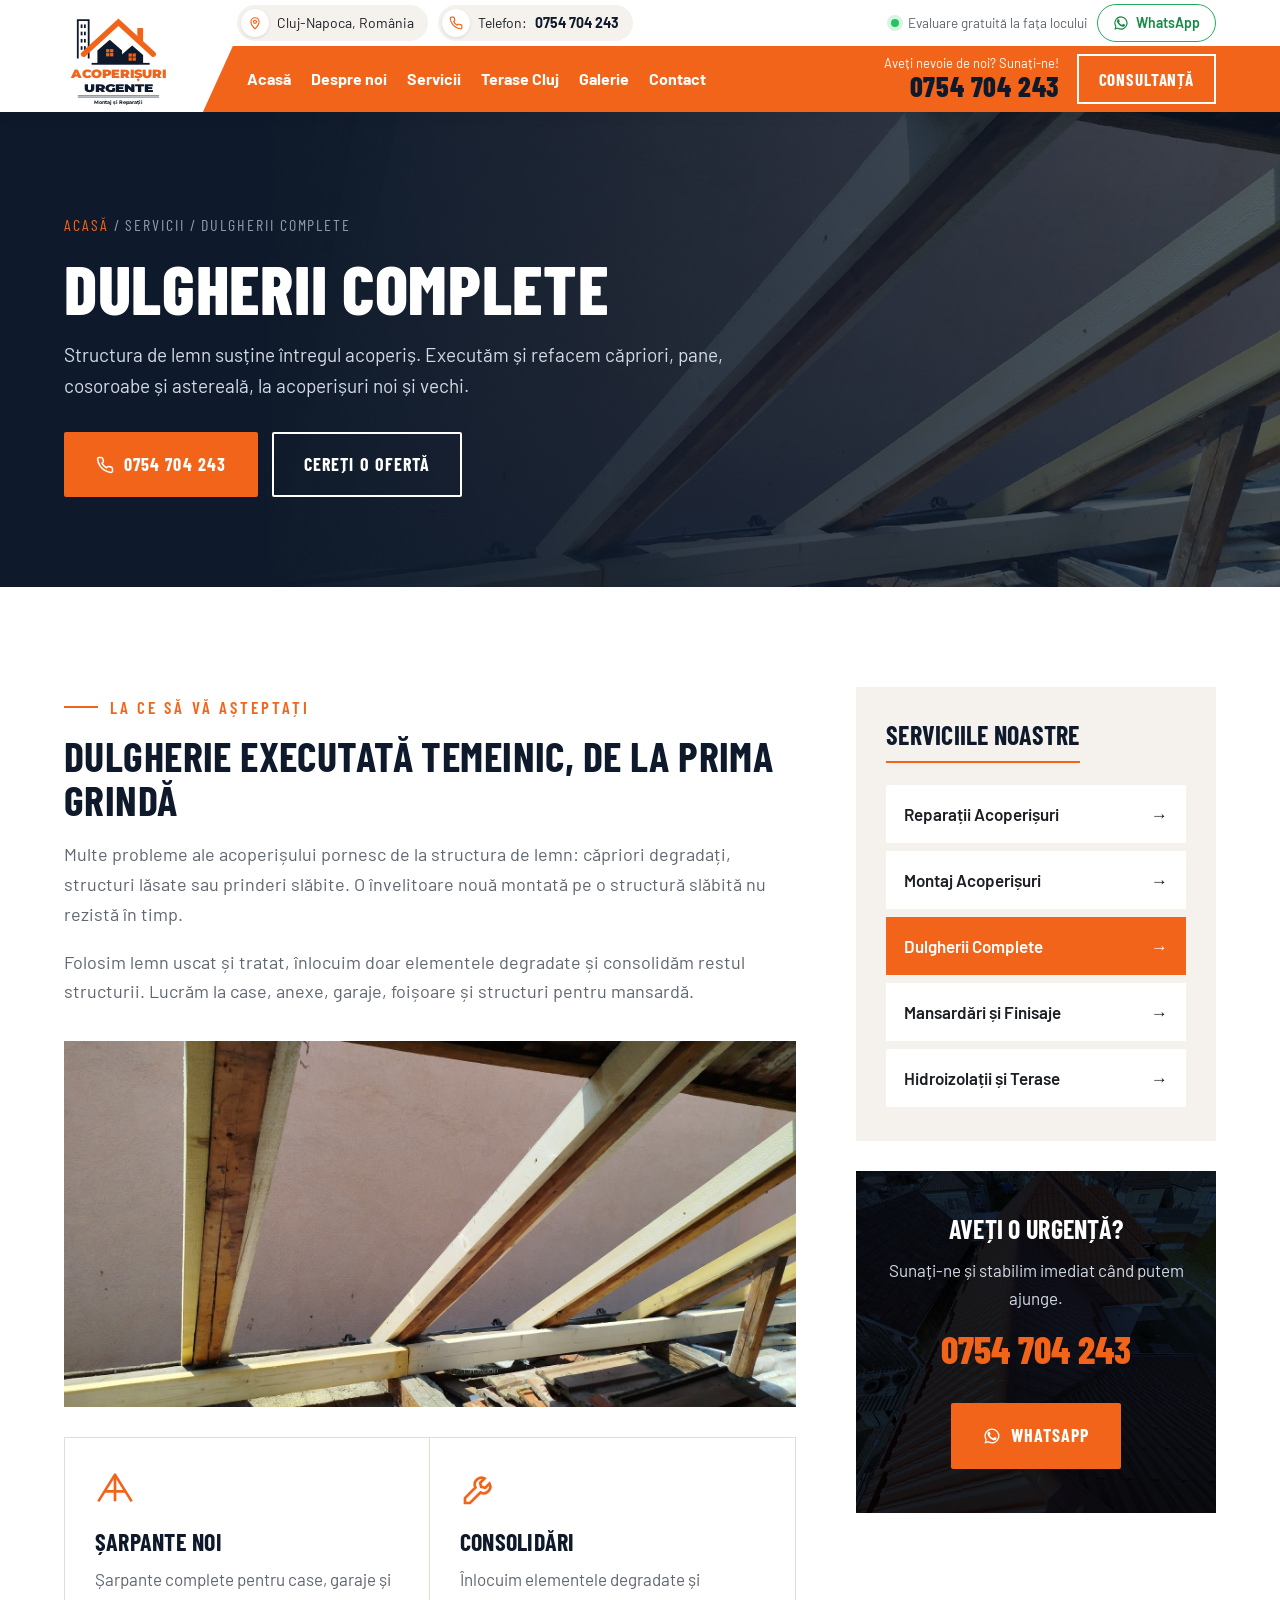
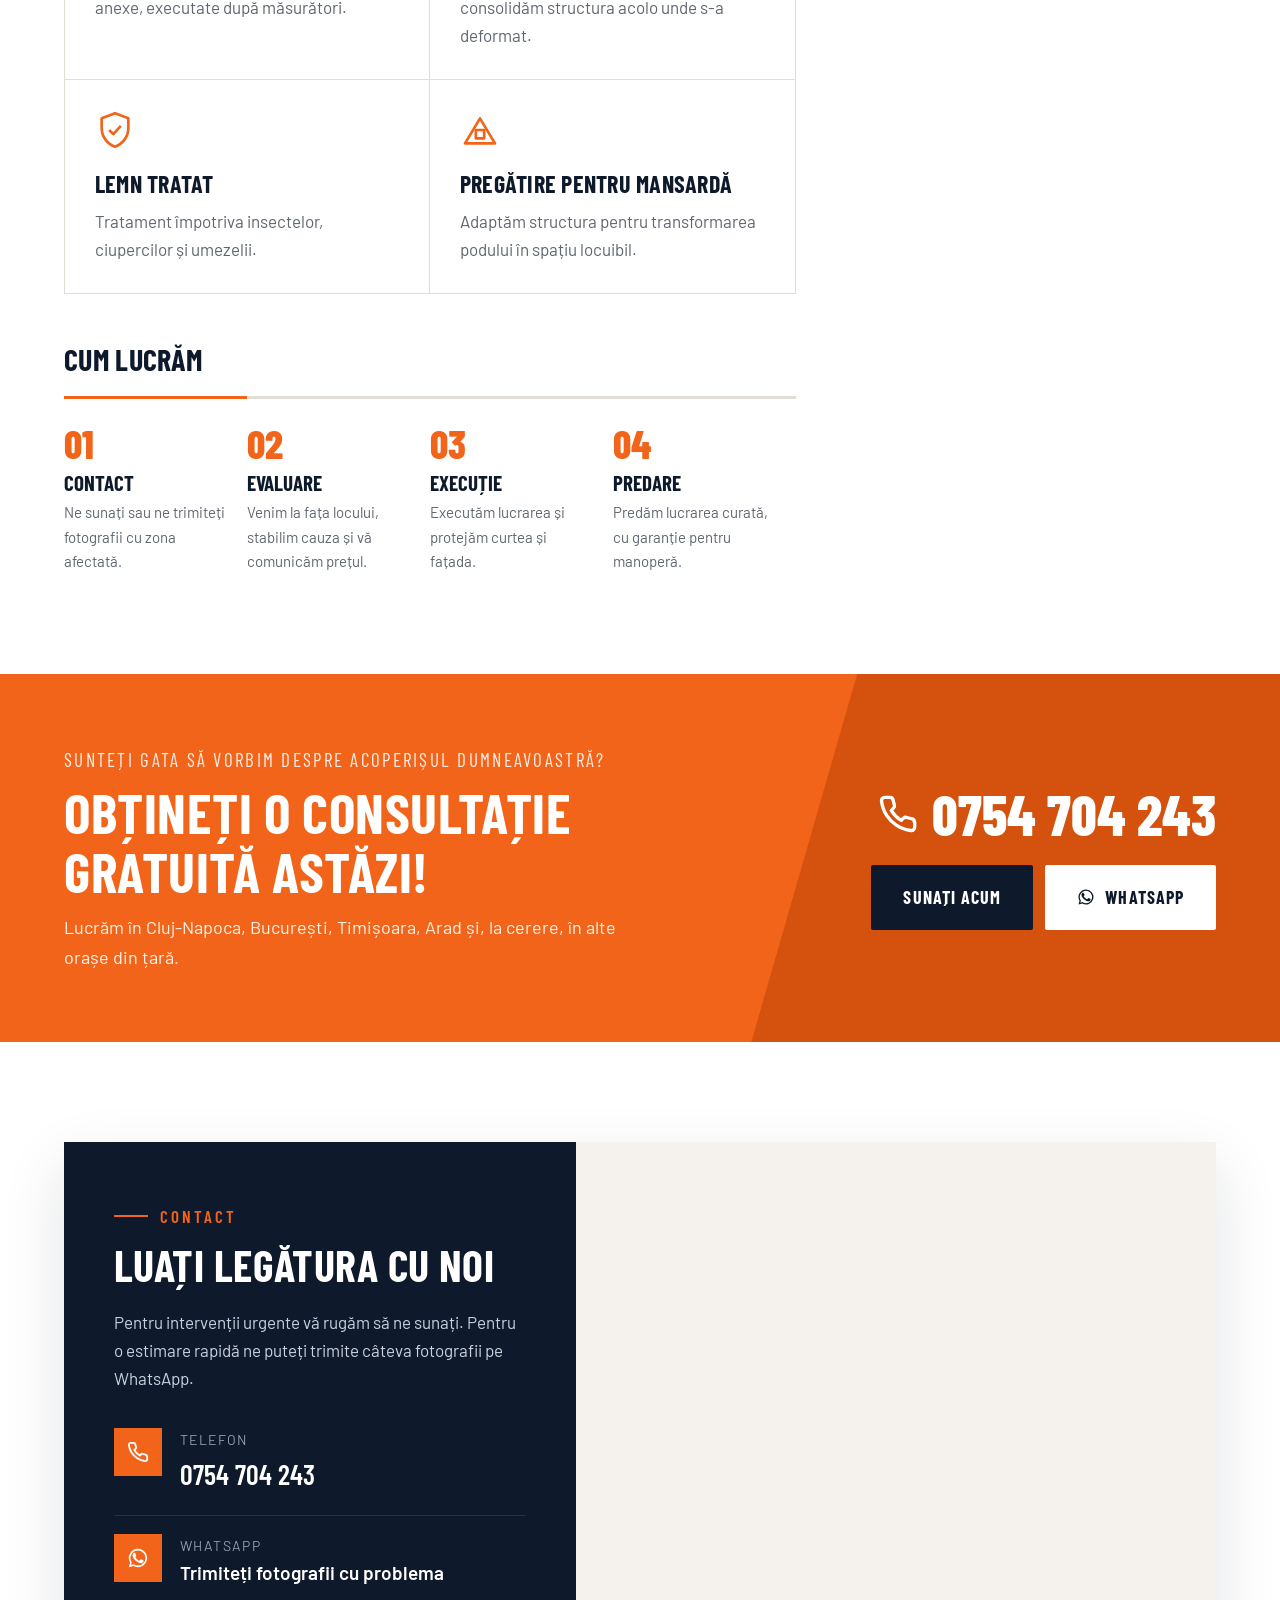
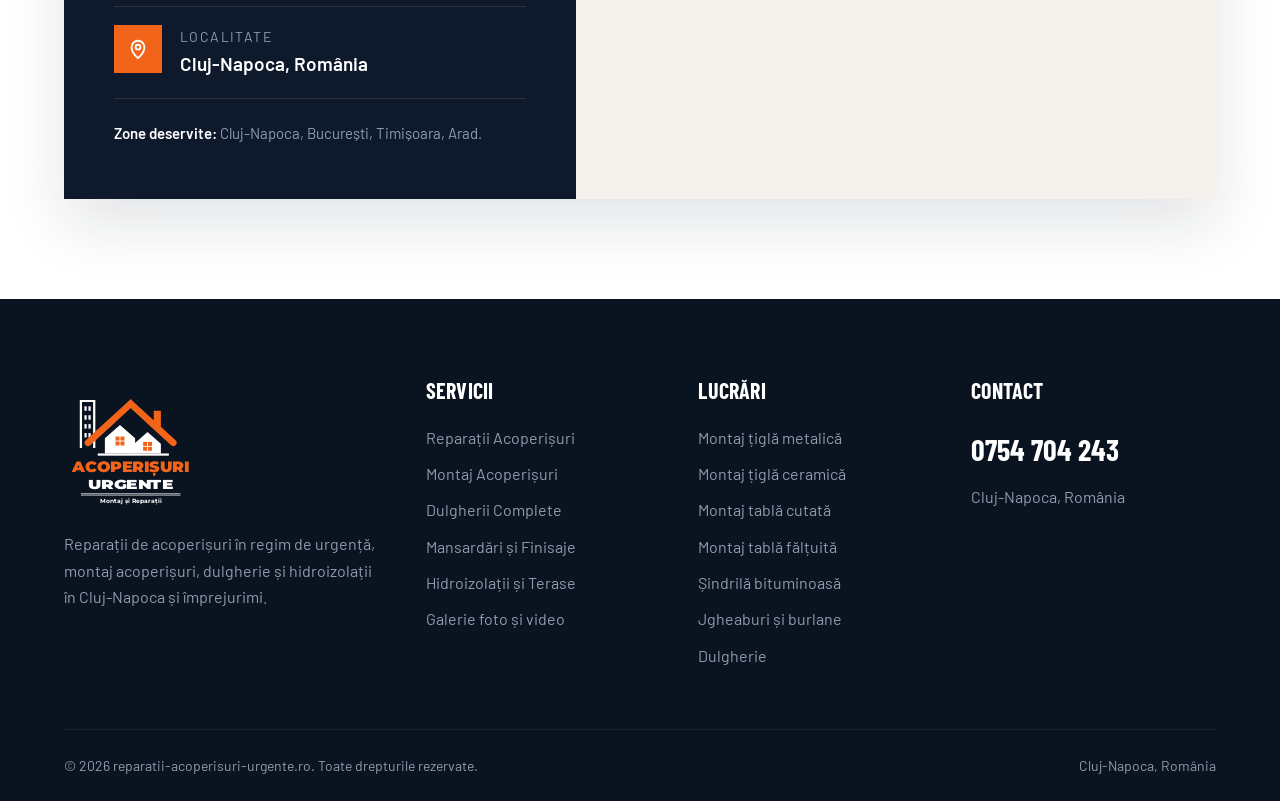
<file: dulgherii-complete.html>
<!doctype html>
<html lang="ro">
<head>
<meta charset="utf-8">
<meta name="viewport" content="width=device-width, initial-scale=1">
<title>Dulgherii Complete Cluj-Napoca | Reparații Acoperișuri Urgente</title>
<meta name="description" content="Căpriori, pane, cosoroabe și astereală. Înlocuim lemnul degradat și consolidăm structura existentă. Telefon: 0754 704 243.">
<link rel="canonical" href="https://reparatii-acoperisuri-urgente.ro/dulgherii-complete.html">
<meta property="og:title" content="Dulgherii Complete Cluj-Napoca | Reparații Acoperișuri Urgente">
<meta property="og:description" content="Căpriori, pane, cosoroabe și astereală. Înlocuim lemnul degradat și consolidăm structura existentă. Telefon: 0754 704 243.">
<meta property="og:image" content="https://reparatii-acoperisuri-urgente.ro/img/g03.jpg">
<meta name="theme-color" content="#0e1a2b">
<link rel="icon" href="logo/favicon.svg" type="image/svg+xml">
<link rel="preconnect" href="https://fonts.googleapis.com">
<link rel="preconnect" href="https://fonts.gstatic.com" crossorigin>
<link href="https://fonts.googleapis.com/css2?family=Barlow:wght@400;500;600;700&family=Barlow+Condensed:wght@600;700;800&family=Montserrat:wght@700;800;900&display=swap" rel="stylesheet">
<link rel="stylesheet" href="css/style.css">
<script type="application/ld+json">{"@context":"https://schema.org","@type":"RoofingContractor","name":"Reparații Acoperișuri Urgente","telephone":"+40754704243","address":{"@type":"PostalAddress","addressLocality":"Cluj-Napoca","addressCountry":"RO"},"areaServed":"Cluj-Napoca","url":"https://reparatii-acoperisuri-urgente.ro/","aggregateRating":{"@type":"AggregateRating","ratingValue":"4.8","reviewCount":"36"}}</script>
</head>
<body>
<header class="header"><div class="wrap hd">
  <a class="logo" href="index.html" aria-label="Reparații Acoperișuri Urgente"><svg xmlns="http://www.w3.org/2000/svg" viewBox="20 8 300 270">
  <!-- clădire înaltă din contur, în stânga -->
  <path d="M58 150V44h30v106" fill="none" stroke="#0e1a2b" stroke-width="5"/>
  <rect x="66" y="56" width="5" height="10" fill="#0e1a2b"/><rect x="75" y="56" width="5" height="10" fill="#0e1a2b"/><rect x="66" y="76" width="5" height="10" fill="#0e1a2b"/><rect x="75" y="76" width="5" height="10" fill="#0e1a2b"/><rect x="66" y="96" width="5" height="10" fill="#0e1a2b"/><rect x="75" y="96" width="5" height="10" fill="#0e1a2b"/><rect x="66" y="116" width="5" height="10" fill="#0e1a2b"/><rect x="75" y="116" width="5" height="10" fill="#0e1a2b"/>
  <!-- acoperiș mare cu vârfuri arcuite -->
  <path d="M74 138C104 110 140 78 170 50c30 28 66 60 96 88" fill="none" stroke="#f26419" stroke-width="15" stroke-linecap="round"/>
  <rect x="222" y="66" width="16" height="40" fill="#f26419"/>
  <!-- case cu ferestre -->
  <path d="M112 128 146 98l34 30v34h-68z" fill="#0e1a2b"/>
  <rect x="136" y="124" width="9" height="9" fill="#f26419"/><rect x="147" y="124" width="9" height="9" fill="#f26419"/><rect x="136" y="135" width="9" height="9" fill="#f26419"/><rect x="147" y="135" width="9" height="9" fill="#f26419"/>
  <path d="M178 140l30-26 30 26v22h-60z" fill="#0e1a2b"/>
  <rect x="198" y="136" width="9" height="9" fill="#f26419"/><rect x="209" y="136" width="9" height="9" fill="#f26419"/><rect x="198" y="147" width="9" height="9" fill="#f26419"/><rect x="209" y="147" width="9" height="9" fill="#f26419"/>
  <rect x="96" y="162" width="160" height="5" fill="#0e1a2b"/>
  <!-- text -->
  <text x="170" y="204" text-anchor="middle" font-family="Montserrat, Arial, sans-serif" font-weight="900" font-size="34" fill="#f26419" textLength="262" lengthAdjust="spacingAndGlyphs">ACOPERIȘURI</text>
  <text x="170" y="243" text-anchor="middle" font-family="Montserrat, Arial, sans-serif" font-weight="900" font-size="30" fill="#0e1a2b" textLength="190" lengthAdjust="spacingAndGlyphs">URGENTE</text>
  <rect x="58" y="252" width="224" height="2" fill="#0e1a2b"/><rect x="58" y="256" width="224" height="1" fill="#0e1a2b"/>
  <text x="170" y="274" text-anchor="middle" font-family="Montserrat, Arial, sans-serif" font-weight="700" font-size="14" fill="#0e1a2b">Montaj și Reparații</text>
</svg></a>
  <div class="hd-right">
  <div class="hd-top">
    <span class="chip"><i><svg viewBox="0 0 24 24" fill="none" stroke="currentColor" stroke-width="2"><path d="M12 22s7-6.2 7-12a7 7 0 0 0-14 0c0 5.8 7 12 7 12z"/><circle cx="12" cy="10" r="2.6"/></svg></i>Cluj-Napoca, România</span>
    <a class="chip" href="tel:+40754704243"><i><svg viewBox="0 0 24 24" fill="none" stroke="currentColor" stroke-width="2" stroke-linecap="round" stroke-linejoin="round"><path d="M22 16.9v3a2 2 0 0 1-2.2 2 19.8 19.8 0 0 1-8.6-3.1 19.5 19.5 0 0 1-6-6A19.8 19.8 0 0 1 2.1 4.2 2 2 0 0 1 4.1 2h3a2 2 0 0 1 2 1.7c.1.9.4 1.8.7 2.7a2 2 0 0 1-.5 2.1L8 9.8a16 16 0 0 0 6 6l1.3-1.3a2 2 0 0 1 2.1-.4c.9.3 1.8.6 2.7.7a2 2 0 0 1 1.7 2z"/></svg></i><span class="lbl">Telefon:</span> <b>0754 704 243</b></a>
    <span class="hd-note"><i class="dot"></i>Evaluare gratuită la fața locului</span>
    <a class="hd-wa" href="https://wa.me/40754704243?text=Bun%C4%83%20ziua%2C%20am%20o%20problem%C4%83%20la%20acoperi%C8%99%20%C8%99i%20v-a%C8%99%20trimite%20c%C3%A2teva%20poze." target="_blank" rel="noopener"><svg viewBox="0 0 24 24" fill="currentColor"><path d="M17.5 14.4c-.3-.1-1.8-.9-2-1-.3-.1-.5-.1-.7.1-.2.3-.8 1-.9 1.2-.2.2-.3.2-.6.1-.3-.1-1.3-.5-2.4-1.5-.9-.8-1.5-1.8-1.7-2.1-.2-.3 0-.5.1-.6l.4-.5c.2-.2.2-.3.3-.5.1-.2.1-.4 0-.5l-.9-2.2c-.2-.6-.5-.5-.7-.5h-.6c-.2 0-.5.1-.8.4-.3.3-1 1-1 2.5s1.1 2.9 1.2 3.1c.1.2 2.1 3.2 5.1 4.5.7.3 1.3.5 1.7.6.7.2 1.4.2 1.9.1.6-.1 1.8-.7 2-1.4.2-.7.2-1.3.2-1.4-.1-.2-.3-.3-.6-.4zM12 2a10 10 0 0 0-8.6 15.1L2 22l5-1.3A10 10 0 1 0 12 2zm0 18.2c-1.5 0-3-.4-4.3-1.2l-.3-.2-3 .8.8-2.9-.2-.3A8.2 8.2 0 1 1 12 20.2z"/></svg> WhatsApp</a>
  </div>
  <div class="hd-bar">
  <button class="burger" aria-label="Meniu"><span></span><span></span><span></span></button>
  <nav class="nav">
    <a href="index.html">Acasă</a>
    <a href="index.html#despre">Despre noi</a>
    <div class="dd"><span class="active" tabindex="0">Servicii</span>
      <div class="dd-menu"><a href="reparatii-acoperisuri.html">Reparații Acoperișuri</a><a href="montaj-acoperisuri.html">Montaj Acoperișuri</a><a href="dulgherii-complete.html">Dulgherii Complete</a><a href="mansardari-finisaje.html">Mansardări și Finisaje</a><a href="hidroizolatii-terase.html">Hidroizolații și Terase</a></div>
    </div>
    <a href="hidroizolatii-terase.html">Terase Cluj</a>
    <a href="galerie.html">Galerie</a>
    <a href="#contact">Contact</a>
  </nav>
  <a class="head-call" href="tel:+40754704243"><small>Aveți nevoie de noi? Sunați-ne!</small><b>0754 704 243</b></a>
  <a class="btn-cons" href="#contact">Consultanță</a>
  </div>
  </div>
</div></header>
<section class="page-hero" style="--img:url('../img/g04.jpg')"><div class="wrap">
  <div class="crumbs"><a href="index.html">Acasă</a> / Servicii / Dulgherii Complete</div>
  <h1>Dulgherii Complete</h1>
  <p>Structura de lemn susține întregul acoperiș. Executăm și refacem căpriori, pane, cosoroabe și astereală, la acoperișuri noi și vechi.</p>
  <div style="display:flex;gap:14px;flex-wrap:wrap;margin-top:30px">
    <a class="btn btn-orange" href="tel:+40754704243"><svg viewBox="0 0 24 24" fill="none" stroke="currentColor" stroke-width="2" stroke-linecap="round" stroke-linejoin="round"><path d="M22 16.9v3a2 2 0 0 1-2.2 2 19.8 19.8 0 0 1-8.6-3.1 19.5 19.5 0 0 1-6-6A19.8 19.8 0 0 1 2.1 4.2 2 2 0 0 1 4.1 2h3a2 2 0 0 1 2 1.7c.1.9.4 1.8.7 2.7a2 2 0 0 1-.5 2.1L8 9.8a16 16 0 0 0 6 6l1.3-1.3a2 2 0 0 1 2.1-.4c.9.3 1.8.6 2.7.7a2 2 0 0 1 1.7 2z"/></svg> 0754 704 243</a>
    <a class="btn btn-line" href="#contact">Cereți o ofertă</a>
  </div>
</div></section>
<section><div class="wrap svc-layout">
  <div class="svc-main">
    <div class="over-t">La ce să vă așteptați</div>
    <h2>Dulgherie executată temeinic, de la prima grindă</h2>
    <p class="lead">Multe probleme ale acoperișului pornesc de la structura de lemn: căpriori degradați, structuri lăsate sau prinderi slăbite. O învelitoare nouă montată pe o structură slăbită nu rezistă în timp.</p><p class="lead">Folosim lemn uscat și tratat, înlocuim doar elementele degradate și consolidăm restul structurii. Lucrăm la case, anexe, garaje, foișoare și structuri pentru mansardă.</p>
    <img class="main-img" src="img/g04.jpg" alt="Dulgherii Complete" style="object-position:left center">
    <div class="feat"><div><svg viewBox="0 0 24 24" fill="none" stroke="currentColor" stroke-width="1.6" stroke-linejoin="round"><path d="M2 20 12 4l10 16"/><path d="M6 14h12M12 4v16"/></svg><h4>Șarpante noi</h4><p>Șarpante complete pentru case, garaje și anexe, executate după măsurători.</p></div><div><svg viewBox="0 0 24 24" fill="none" stroke="currentColor" stroke-width="1.6" stroke-linecap="round"><path d="M14.7 6.3a4 4 0 0 0-5.4 5.4L3 18v3h3l6.3-6.3a4 4 0 0 0 5.4-5.4l-2.6 2.6-2.4-.6-.6-2.4z"/></svg><h4>Consolidări</h4><p>Înlocuim elementele degradate și consolidăm structura acolo unde s-a deformat.</p></div><div><svg viewBox="0 0 24 24" fill="none" stroke="currentColor" stroke-width="1.6" stroke-linejoin="round"><path d="M12 2 4 5v6c0 5 3.4 9.4 8 11 4.6-1.6 8-6 8-11V5z"/><path d="m8.5 12 2.5 2.5 4.5-5"/></svg><h4>Lemn tratat</h4><p>Tratament împotriva insectelor, ciupercilor și umezelii.</p></div><div><svg viewBox="0 0 24 24" fill="none" stroke="currentColor" stroke-width="1.6" stroke-linejoin="round"><path d="M3 20 12 5l9 15z"/><rect x="9.5" y="12" width="5" height="5"/></svg><h4>Pregătire pentru mansardă</h4><p>Adaptăm structura pentru transformarea podului în spațiu locuibil.</p></div></div>
    <h3>Cum lucrăm</h3>
    <div class="steps"><div><span>01</span><b>Contact</b><p>Ne sunați sau ne trimiteți fotografii cu zona afectată.</p></div><div><span>02</span><b>Evaluare</b><p>Venim la fața locului, stabilim cauza și vă comunicăm prețul.</p></div><div><span>03</span><b>Execuție</b><p>Executăm lucrarea și protejăm curtea și fațada.</p></div><div><span>04</span><b>Predare</b><p>Predăm lucrarea curată, cu garanție pentru manoperă.</p></div></div>
  </div>
  
<aside class="aside">
  <div class="box"><h4>Serviciile noastre</h4>
    <a class="lnk" href="reparatii-acoperisuri.html">Reparații Acoperișuri<span>→</span></a><a class="lnk" href="montaj-acoperisuri.html">Montaj Acoperișuri<span>→</span></a><a class="lnk on" href="dulgherii-complete.html">Dulgherii Complete<span>→</span></a><a class="lnk" href="mansardari-finisaje.html">Mansardări și Finisaje<span>→</span></a><a class="lnk" href="hidroizolatii-terase.html">Hidroizolații și Terase<span>→</span></a>
  </div>
  <div class="box call"><h4>Aveți o urgență?</h4><p style="color:#d3dae5;margin:0">Sunați-ne și stabilim imediat când putem ajunge.</p>
    <a class="num" href="tel:+40754704243">0754 704 243</a>
    <a class="btn btn-orange" href="https://wa.me/40754704243?text=Bun%C4%83%20ziua%2C%20am%20o%20problem%C4%83%20la%20acoperi%C8%99%20%C8%99i%20v-a%C8%99%20trimite%20c%C3%A2teva%20poze." target="_blank" rel="noopener"><svg viewBox="0 0 24 24" fill="currentColor"><path d="M17.5 14.4c-.3-.1-1.8-.9-2-1-.3-.1-.5-.1-.7.1-.2.3-.8 1-.9 1.2-.2.2-.3.2-.6.1-.3-.1-1.3-.5-2.4-1.5-.9-.8-1.5-1.8-1.7-2.1-.2-.3 0-.5.1-.6l.4-.5c.2-.2.2-.3.3-.5.1-.2.1-.4 0-.5l-.9-2.2c-.2-.6-.5-.5-.7-.5h-.6c-.2 0-.5.1-.8.4-.3.3-1 1-1 2.5s1.1 2.9 1.2 3.1c.1.2 2.1 3.2 5.1 4.5.7.3 1.3.5 1.7.6.7.2 1.4.2 1.9.1.6-.1 1.8-.7 2-1.4.2-.7.2-1.3.2-1.4-.1-.2-.3-.3-.6-.4zM12 2a10 10 0 0 0-8.6 15.1L2 22l5-1.3A10 10 0 1 0 12 2zm0 18.2c-1.5 0-3-.4-4.3-1.2l-.3-.2-3 .8.8-2.9-.2-.3A8.2 8.2 0 1 1 12 20.2z"/></svg> WhatsApp</a></div>
</aside>
</div></section>
<section class="cta"><div class="wrap">
  <div>
    <div class="small">Sunteți gata să vorbim despre acoperișul dumneavoastră?</div>
    <h2>Obțineți o consultație gratuită astăzi!</h2>
    <p>Lucrăm în Cluj-Napoca, București, Timișoara, Arad și, la cerere, în alte orașe din țară.</p>
  </div>
  <div class="right">
    <a class="phone" href="tel:+40754704243"><svg viewBox="0 0 24 24" fill="none" stroke="currentColor" stroke-width="2" stroke-linecap="round" stroke-linejoin="round"><path d="M22 16.9v3a2 2 0 0 1-2.2 2 19.8 19.8 0 0 1-8.6-3.1 19.5 19.5 0 0 1-6-6A19.8 19.8 0 0 1 2.1 4.2 2 2 0 0 1 4.1 2h3a2 2 0 0 1 2 1.7c.1.9.4 1.8.7 2.7a2 2 0 0 1-.5 2.1L8 9.8a16 16 0 0 0 6 6l1.3-1.3a2 2 0 0 1 2.1-.4c.9.3 1.8.6 2.7.7a2 2 0 0 1 1.7 2z"/></svg>0754 704 243</a>
    <div class="btns">
      <a class="btn btn-navy" href="tel:+40754704243">Sunați acum</a>
      <a class="btn btn-white" href="https://wa.me/40754704243?text=Bun%C4%83%20ziua%2C%20am%20o%20problem%C4%83%20la%20acoperi%C8%99%20%C8%99i%20v-a%C8%99%20trimite%20c%C3%A2teva%20poze." target="_blank" rel="noopener"><svg viewBox="0 0 24 24" fill="currentColor"><path d="M17.5 14.4c-.3-.1-1.8-.9-2-1-.3-.1-.5-.1-.7.1-.2.3-.8 1-.9 1.2-.2.2-.3.2-.6.1-.3-.1-1.3-.5-2.4-1.5-.9-.8-1.5-1.8-1.7-2.1-.2-.3 0-.5.1-.6l.4-.5c.2-.2.2-.3.3-.5.1-.2.1-.4 0-.5l-.9-2.2c-.2-.6-.5-.5-.7-.5h-.6c-.2 0-.5.1-.8.4-.3.3-1 1-1 2.5s1.1 2.9 1.2 3.1c.1.2 2.1 3.2 5.1 4.5.7.3 1.3.5 1.7.6.7.2 1.4.2 1.9.1.6-.1 1.8-.7 2-1.4.2-.7.2-1.3.2-1.4-.1-.2-.3-.3-.6-.4zM12 2a10 10 0 0 0-8.6 15.1L2 22l5-1.3A10 10 0 1 0 12 2zm0 18.2c-1.5 0-3-.4-4.3-1.2l-.3-.2-3 .8.8-2.9-.2-.3A8.2 8.2 0 1 1 12 20.2z"/></svg> WhatsApp</a>
    </div>
  </div>
</div></section>
<section id="contact"><div class="wrap">
  <div class="contact">
    <div class="info">
      <div class="over-t">Contact</div>
      <h2>Luați legătura cu noi</h2>
      <p>Pentru intervenții urgente vă rugăm să ne sunați. Pentru o estimare rapidă ne puteți trimite câteva fotografii pe WhatsApp.</p>
      <div class="item"><span class="ic2"><svg viewBox="0 0 24 24" fill="none" stroke="currentColor" stroke-width="2" stroke-linecap="round" stroke-linejoin="round"><path d="M22 16.9v3a2 2 0 0 1-2.2 2 19.8 19.8 0 0 1-8.6-3.1 19.5 19.5 0 0 1-6-6A19.8 19.8 0 0 1 2.1 4.2 2 2 0 0 1 4.1 2h3a2 2 0 0 1 2 1.7c.1.9.4 1.8.7 2.7a2 2 0 0 1-.5 2.1L8 9.8a16 16 0 0 0 6 6l1.3-1.3a2 2 0 0 1 2.1-.4c.9.3 1.8.6 2.7.7a2 2 0 0 1 1.7 2z"/></svg></span><div><small>Telefon</small><b class="ph"><a href="tel:+40754704243">0754 704 243</a></b></div></div>
      <div class="item"><span class="ic2"><svg viewBox="0 0 24 24" fill="currentColor"><path d="M17.5 14.4c-.3-.1-1.8-.9-2-1-.3-.1-.5-.1-.7.1-.2.3-.8 1-.9 1.2-.2.2-.3.2-.6.1-.3-.1-1.3-.5-2.4-1.5-.9-.8-1.5-1.8-1.7-2.1-.2-.3 0-.5.1-.6l.4-.5c.2-.2.2-.3.3-.5.1-.2.1-.4 0-.5l-.9-2.2c-.2-.6-.5-.5-.7-.5h-.6c-.2 0-.5.1-.8.4-.3.3-1 1-1 2.5s1.1 2.9 1.2 3.1c.1.2 2.1 3.2 5.1 4.5.7.3 1.3.5 1.7.6.7.2 1.4.2 1.9.1.6-.1 1.8-.7 2-1.4.2-.7.2-1.3.2-1.4-.1-.2-.3-.3-.6-.4zM12 2a10 10 0 0 0-8.6 15.1L2 22l5-1.3A10 10 0 1 0 12 2zm0 18.2c-1.5 0-3-.4-4.3-1.2l-.3-.2-3 .8.8-2.9-.2-.3A8.2 8.2 0 1 1 12 20.2z"/></svg></span><div><small>WhatsApp</small><b><a href="https://wa.me/40754704243?text=Bun%C4%83%20ziua%2C%20am%20o%20problem%C4%83%20la%20acoperi%C8%99%20%C8%99i%20v-a%C8%99%20trimite%20c%C3%A2teva%20poze." target="_blank" rel="noopener">Trimiteți fotografii cu problema</a></b></div></div>
      <div class="item"><span class="ic2"><svg viewBox="0 0 24 24" fill="none" stroke="currentColor" stroke-width="2"><path d="M12 22s7-6.2 7-12a7 7 0 0 0-14 0c0 5.8 7 12 7 12z"/><circle cx="12" cy="10" r="2.6"/></svg></span><div><small>Localitate</small><b>Cluj-Napoca, România</b></div></div>
      <div class="zones"><b>Zone deservite:</b> Cluj-Napoca, București, Timișoara, Arad.</div>
    </div>
    <div class="map"><iframe src="https://www.google.com/maps?q=Reparatii+acoperisuri+urgent+cluj&output=embed" loading="lazy" referrerpolicy="no-referrer-when-downgrade" title="Hartă Cluj-Napoca"></iframe></div>
  </div>
</div></section>
<footer class="footer"><div class="wrap">
  <div class="cols">
    <div>
      <a href="index.html" class="logo"><svg xmlns="http://www.w3.org/2000/svg" viewBox="20 8 300 270">
  <!-- clădire înaltă din contur, în stânga -->
  <path d="M58 150V44h30v106" fill="none" stroke="#ffffff" stroke-width="5"/>
  <rect x="66" y="56" width="5" height="10" fill="#ffffff"/><rect x="75" y="56" width="5" height="10" fill="#ffffff"/><rect x="66" y="76" width="5" height="10" fill="#ffffff"/><rect x="75" y="76" width="5" height="10" fill="#ffffff"/><rect x="66" y="96" width="5" height="10" fill="#ffffff"/><rect x="75" y="96" width="5" height="10" fill="#ffffff"/><rect x="66" y="116" width="5" height="10" fill="#ffffff"/><rect x="75" y="116" width="5" height="10" fill="#ffffff"/>
  <!-- acoperiș mare cu vârfuri arcuite -->
  <path d="M74 138C104 110 140 78 170 50c30 28 66 60 96 88" fill="none" stroke="#f26419" stroke-width="15" stroke-linecap="round"/>
  <rect x="222" y="66" width="16" height="40" fill="#f26419"/>
  <!-- case cu ferestre -->
  <path d="M112 128 146 98l34 30v34h-68z" fill="#ffffff"/>
  <rect x="136" y="124" width="9" height="9" fill="#f26419"/><rect x="147" y="124" width="9" height="9" fill="#f26419"/><rect x="136" y="135" width="9" height="9" fill="#f26419"/><rect x="147" y="135" width="9" height="9" fill="#f26419"/>
  <path d="M178 140l30-26 30 26v22h-60z" fill="#ffffff"/>
  <rect x="198" y="136" width="9" height="9" fill="#f26419"/><rect x="209" y="136" width="9" height="9" fill="#f26419"/><rect x="198" y="147" width="9" height="9" fill="#f26419"/><rect x="209" y="147" width="9" height="9" fill="#f26419"/>
  <rect x="96" y="162" width="160" height="5" fill="#ffffff"/>
  <!-- text -->
  <text x="170" y="204" text-anchor="middle" font-family="Montserrat, Arial, sans-serif" font-weight="900" font-size="34" fill="#f26419" textLength="262" lengthAdjust="spacingAndGlyphs">ACOPERIȘURI</text>
  <text x="170" y="243" text-anchor="middle" font-family="Montserrat, Arial, sans-serif" font-weight="900" font-size="30" fill="#ffffff" textLength="190" lengthAdjust="spacingAndGlyphs">URGENTE</text>
  <rect x="58" y="252" width="224" height="2" fill="#ffffff"/><rect x="58" y="256" width="224" height="1" fill="#ffffff"/>
  <text x="170" y="274" text-anchor="middle" font-family="Montserrat, Arial, sans-serif" font-weight="700" font-size="14" fill="#ffffff">Montaj și Reparații</text>
</svg></a>
      <p style="margin-top:20px">Reparații de acoperișuri în regim de urgență, montaj acoperișuri, dulgherie și hidroizolații în Cluj-Napoca și împrejurimi.</p>
    </div>
    <div><h4>Servicii</h4><ul><li><a href="reparatii-acoperisuri.html">Reparații Acoperișuri</a></li><li><a href="montaj-acoperisuri.html">Montaj Acoperișuri</a></li><li><a href="dulgherii-complete.html">Dulgherii Complete</a></li><li><a href="mansardari-finisaje.html">Mansardări și Finisaje</a></li><li><a href="hidroizolatii-terase.html">Hidroizolații și Terase</a></li><li><a href="galerie.html">Galerie foto și video</a></li></ul></div>
    <div><h4>Lucrări</h4><ul>
      <li><a href="montaj-acoperisuri.html">Montaj țiglă metalică</a></li>
      <li><a href="montaj-acoperisuri.html">Montaj țiglă ceramică</a></li>
      <li><a href="montaj-acoperisuri.html">Montaj tablă cutată</a></li>
      <li><a href="montaj-acoperisuri.html">Montaj tablă fălțuită</a></li>
      <li><a href="mansardari-finisaje.html">Șindrilă bituminoasă</a></li>
      <li><a href="mansardari-finisaje.html">Jgheaburi și burlane</a></li>
      <li><a href="dulgherii-complete.html">Dulgherie</a></li>
    </ul></div>
    <div><h4>Contact</h4><ul>
      <li><a class="ph" href="tel:+40754704243">0754 704 243</a></li>
      <li>Cluj-Napoca, România</li>
    </ul></div>
  </div>
  <div class="bottom"><span>© <span data-year>2026</span> reparatii-acoperisuri-urgente.ro. Toate drepturile rezervate.</span><span>Cluj-Napoca, România</span></div>
</div></footer>
<a class="float-call" href="tel:+40754704243" aria-label="Sunați acum"><svg viewBox="0 0 24 24" fill="none" stroke="currentColor" stroke-width="2" stroke-linecap="round" stroke-linejoin="round"><path d="M22 16.9v3a2 2 0 0 1-2.2 2 19.8 19.8 0 0 1-8.6-3.1 19.5 19.5 0 0 1-6-6A19.8 19.8 0 0 1 2.1 4.2 2 2 0 0 1 4.1 2h3a2 2 0 0 1 2 1.7c.1.9.4 1.8.7 2.7a2 2 0 0 1-.5 2.1L8 9.8a16 16 0 0 0 6 6l1.3-1.3a2 2 0 0 1 2.1-.4c.9.3 1.8.6 2.7.7a2 2 0 0 1 1.7 2z"/></svg></a>
<script src="js/main.js"></script>
</body>
</html>
</file>
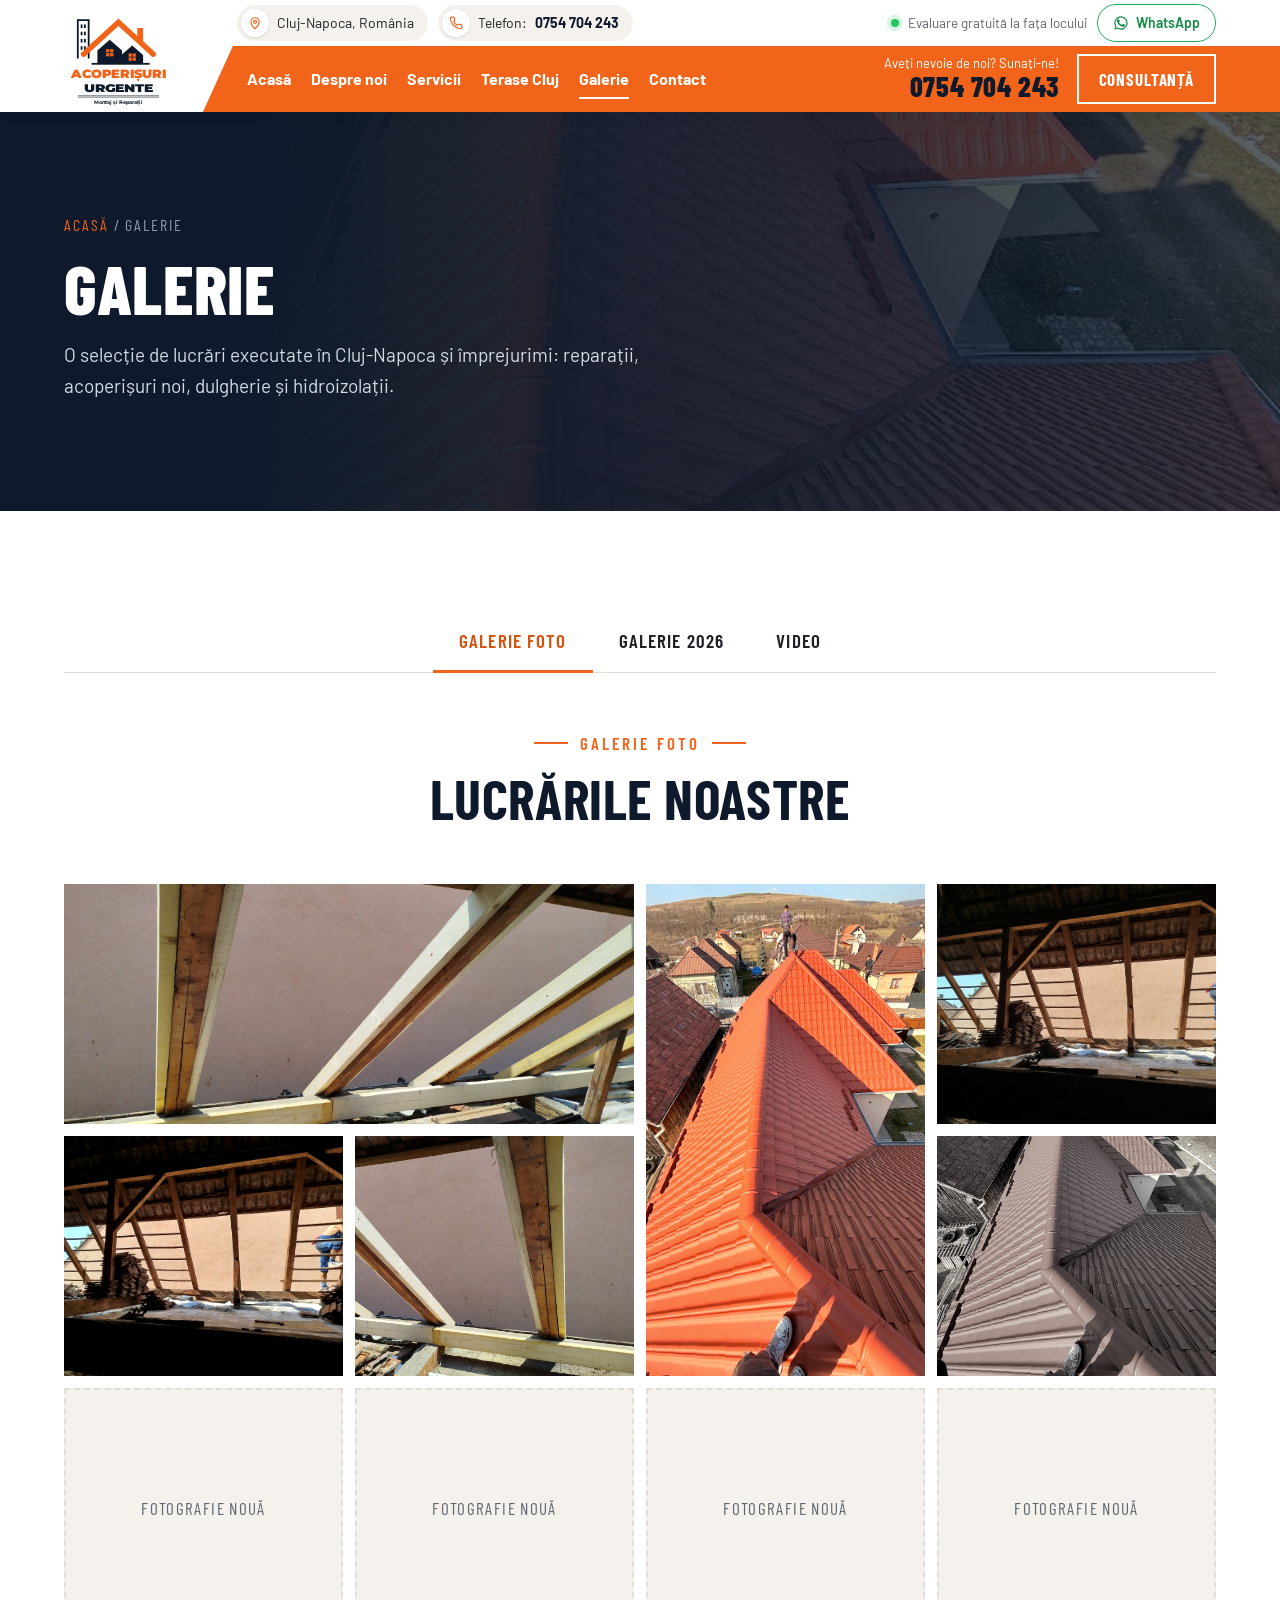
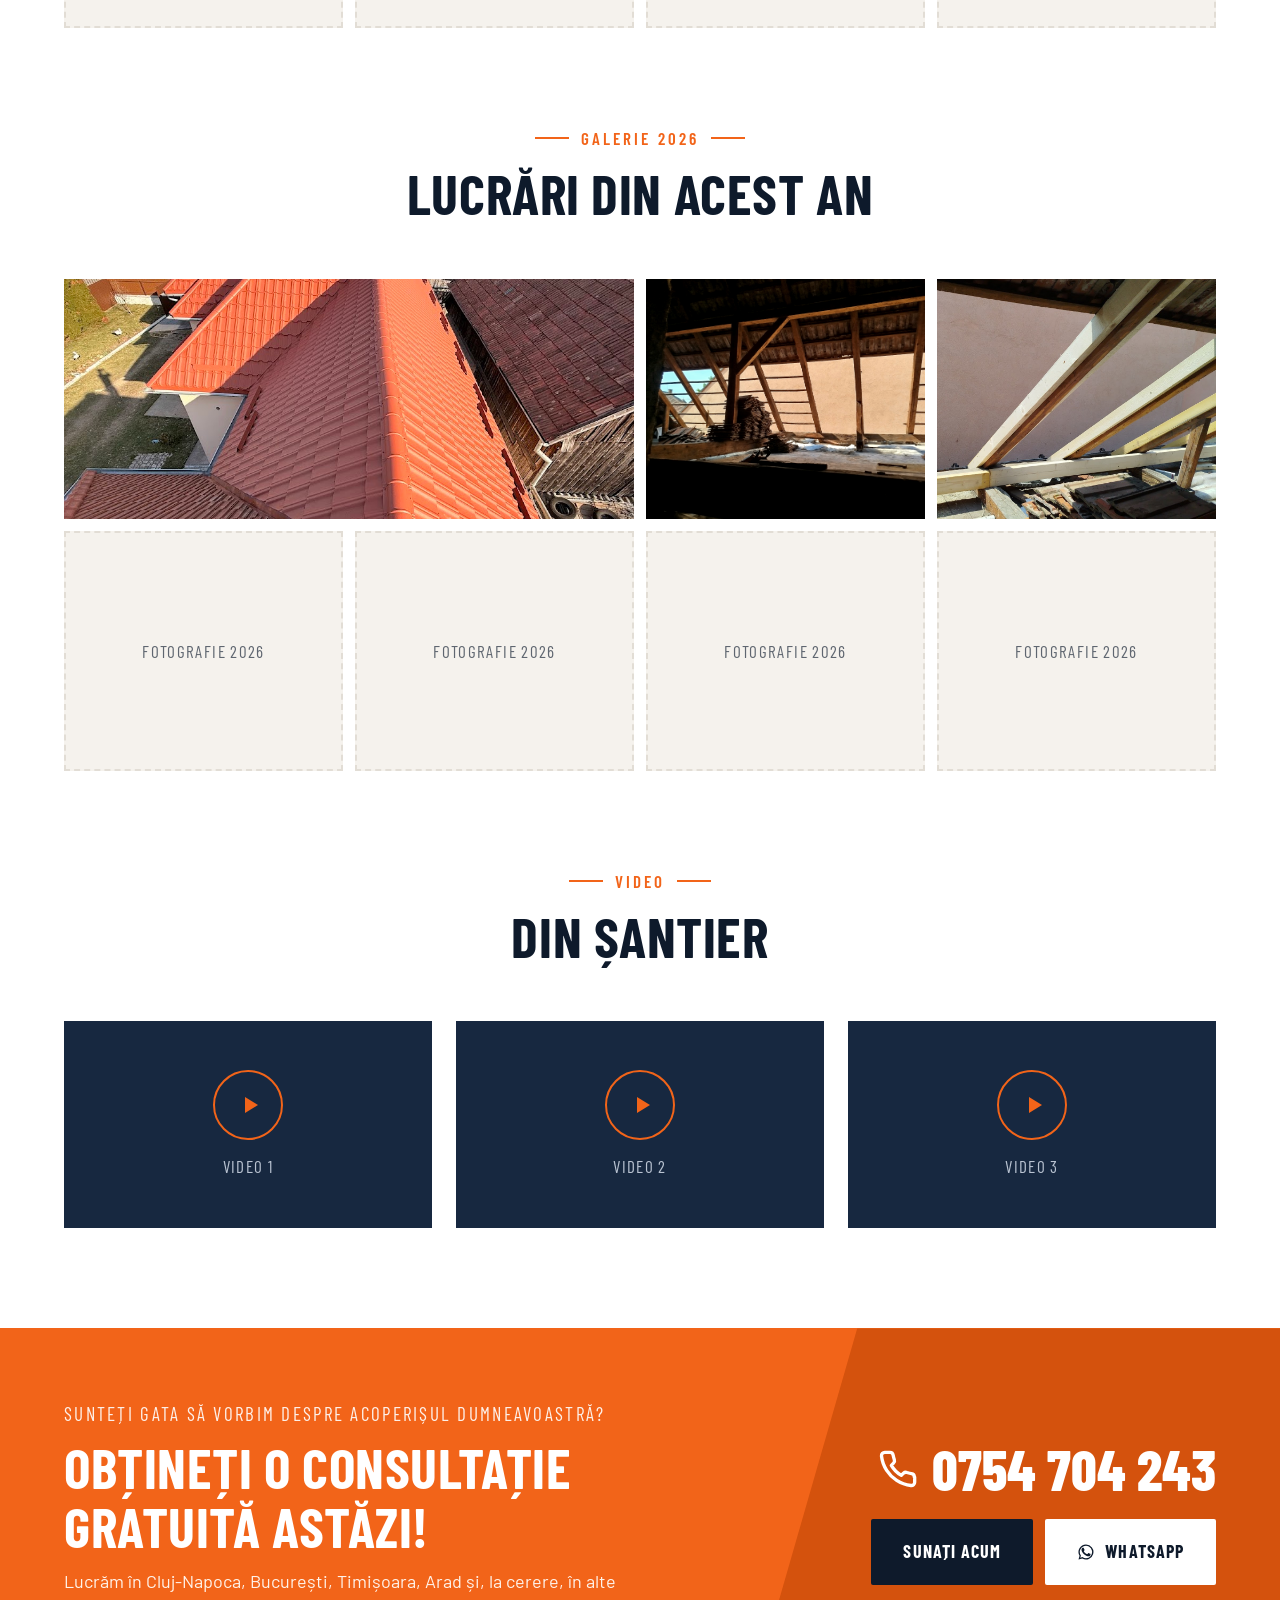
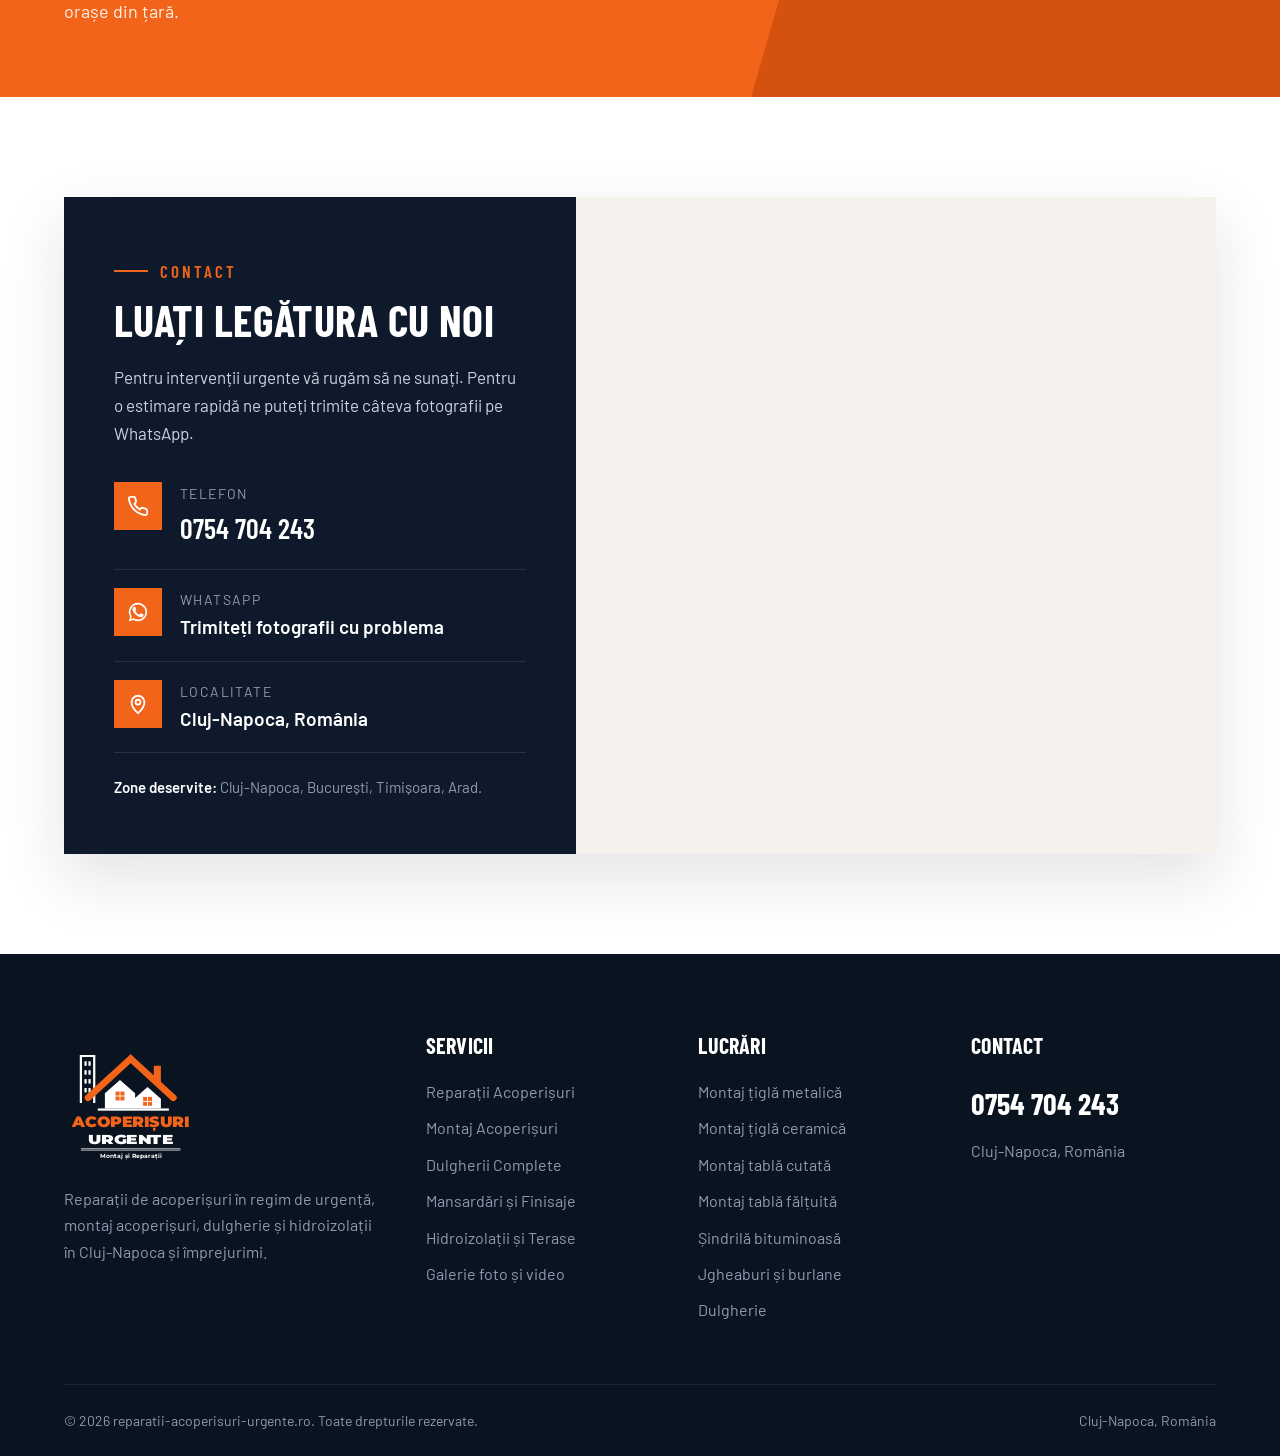
<file: galerie.html>
<!doctype html>
<html lang="ro">
<head>
<meta charset="utf-8">
<meta name="viewport" content="width=device-width, initial-scale=1">
<title>Galerie foto și video | Reparații Acoperișuri Urgente</title>
<meta name="description" content="Lucrări de reparații și montaj acoperișuri în Cluj-Napoca: galerie foto, galerie 2026 și video.">
<link rel="canonical" href="https://reparatii-acoperisuri-urgente.ro/galerie.html">
<meta property="og:title" content="Galerie foto și video | Reparații Acoperișuri Urgente">
<meta property="og:description" content="Lucrări de reparații și montaj acoperișuri în Cluj-Napoca: galerie foto, galerie 2026 și video.">
<meta property="og:image" content="https://reparatii-acoperisuri-urgente.ro/img/g03.jpg">
<meta name="theme-color" content="#0e1a2b">
<link rel="icon" href="logo/favicon.svg" type="image/svg+xml">
<link rel="preconnect" href="https://fonts.googleapis.com">
<link rel="preconnect" href="https://fonts.gstatic.com" crossorigin>
<link href="https://fonts.googleapis.com/css2?family=Barlow:wght@400;500;600;700&family=Barlow+Condensed:wght@600;700;800&family=Montserrat:wght@700;800;900&display=swap" rel="stylesheet">
<link rel="stylesheet" href="css/style.css">
<script type="application/ld+json">{"@context":"https://schema.org","@type":"RoofingContractor","name":"Reparații Acoperișuri Urgente","telephone":"+40754704243","address":{"@type":"PostalAddress","addressLocality":"Cluj-Napoca","addressCountry":"RO"},"areaServed":"Cluj-Napoca","url":"https://reparatii-acoperisuri-urgente.ro/","aggregateRating":{"@type":"AggregateRating","ratingValue":"4.8","reviewCount":"36"}}</script>
</head>
<body>
<header class="header"><div class="wrap hd">
  <a class="logo" href="index.html" aria-label="Reparații Acoperișuri Urgente"><svg xmlns="http://www.w3.org/2000/svg" viewBox="20 8 300 270">
  <!-- clădire înaltă din contur, în stânga -->
  <path d="M58 150V44h30v106" fill="none" stroke="#0e1a2b" stroke-width="5"/>
  <rect x="66" y="56" width="5" height="10" fill="#0e1a2b"/><rect x="75" y="56" width="5" height="10" fill="#0e1a2b"/><rect x="66" y="76" width="5" height="10" fill="#0e1a2b"/><rect x="75" y="76" width="5" height="10" fill="#0e1a2b"/><rect x="66" y="96" width="5" height="10" fill="#0e1a2b"/><rect x="75" y="96" width="5" height="10" fill="#0e1a2b"/><rect x="66" y="116" width="5" height="10" fill="#0e1a2b"/><rect x="75" y="116" width="5" height="10" fill="#0e1a2b"/>
  <!-- acoperiș mare cu vârfuri arcuite -->
  <path d="M74 138C104 110 140 78 170 50c30 28 66 60 96 88" fill="none" stroke="#f26419" stroke-width="15" stroke-linecap="round"/>
  <rect x="222" y="66" width="16" height="40" fill="#f26419"/>
  <!-- case cu ferestre -->
  <path d="M112 128 146 98l34 30v34h-68z" fill="#0e1a2b"/>
  <rect x="136" y="124" width="9" height="9" fill="#f26419"/><rect x="147" y="124" width="9" height="9" fill="#f26419"/><rect x="136" y="135" width="9" height="9" fill="#f26419"/><rect x="147" y="135" width="9" height="9" fill="#f26419"/>
  <path d="M178 140l30-26 30 26v22h-60z" fill="#0e1a2b"/>
  <rect x="198" y="136" width="9" height="9" fill="#f26419"/><rect x="209" y="136" width="9" height="9" fill="#f26419"/><rect x="198" y="147" width="9" height="9" fill="#f26419"/><rect x="209" y="147" width="9" height="9" fill="#f26419"/>
  <rect x="96" y="162" width="160" height="5" fill="#0e1a2b"/>
  <!-- text -->
  <text x="170" y="204" text-anchor="middle" font-family="Montserrat, Arial, sans-serif" font-weight="900" font-size="34" fill="#f26419" textLength="262" lengthAdjust="spacingAndGlyphs">ACOPERIȘURI</text>
  <text x="170" y="243" text-anchor="middle" font-family="Montserrat, Arial, sans-serif" font-weight="900" font-size="30" fill="#0e1a2b" textLength="190" lengthAdjust="spacingAndGlyphs">URGENTE</text>
  <rect x="58" y="252" width="224" height="2" fill="#0e1a2b"/><rect x="58" y="256" width="224" height="1" fill="#0e1a2b"/>
  <text x="170" y="274" text-anchor="middle" font-family="Montserrat, Arial, sans-serif" font-weight="700" font-size="14" fill="#0e1a2b">Montaj și Reparații</text>
</svg></a>
  <div class="hd-right">
  <div class="hd-top">
    <span class="chip"><i><svg viewBox="0 0 24 24" fill="none" stroke="currentColor" stroke-width="2"><path d="M12 22s7-6.2 7-12a7 7 0 0 0-14 0c0 5.8 7 12 7 12z"/><circle cx="12" cy="10" r="2.6"/></svg></i>Cluj-Napoca, România</span>
    <a class="chip" href="tel:+40754704243"><i><svg viewBox="0 0 24 24" fill="none" stroke="currentColor" stroke-width="2" stroke-linecap="round" stroke-linejoin="round"><path d="M22 16.9v3a2 2 0 0 1-2.2 2 19.8 19.8 0 0 1-8.6-3.1 19.5 19.5 0 0 1-6-6A19.8 19.8 0 0 1 2.1 4.2 2 2 0 0 1 4.1 2h3a2 2 0 0 1 2 1.7c.1.9.4 1.8.7 2.7a2 2 0 0 1-.5 2.1L8 9.8a16 16 0 0 0 6 6l1.3-1.3a2 2 0 0 1 2.1-.4c.9.3 1.8.6 2.7.7a2 2 0 0 1 1.7 2z"/></svg></i><span class="lbl">Telefon:</span> <b>0754 704 243</b></a>
    <span class="hd-note"><i class="dot"></i>Evaluare gratuită la fața locului</span>
    <a class="hd-wa" href="https://wa.me/40754704243?text=Bun%C4%83%20ziua%2C%20am%20o%20problem%C4%83%20la%20acoperi%C8%99%20%C8%99i%20v-a%C8%99%20trimite%20c%C3%A2teva%20poze." target="_blank" rel="noopener"><svg viewBox="0 0 24 24" fill="currentColor"><path d="M17.5 14.4c-.3-.1-1.8-.9-2-1-.3-.1-.5-.1-.7.1-.2.3-.8 1-.9 1.2-.2.2-.3.2-.6.1-.3-.1-1.3-.5-2.4-1.5-.9-.8-1.5-1.8-1.7-2.1-.2-.3 0-.5.1-.6l.4-.5c.2-.2.2-.3.3-.5.1-.2.1-.4 0-.5l-.9-2.2c-.2-.6-.5-.5-.7-.5h-.6c-.2 0-.5.1-.8.4-.3.3-1 1-1 2.5s1.1 2.9 1.2 3.1c.1.2 2.1 3.2 5.1 4.5.7.3 1.3.5 1.7.6.7.2 1.4.2 1.9.1.6-.1 1.8-.7 2-1.4.2-.7.2-1.3.2-1.4-.1-.2-.3-.3-.6-.4zM12 2a10 10 0 0 0-8.6 15.1L2 22l5-1.3A10 10 0 1 0 12 2zm0 18.2c-1.5 0-3-.4-4.3-1.2l-.3-.2-3 .8.8-2.9-.2-.3A8.2 8.2 0 1 1 12 20.2z"/></svg> WhatsApp</a>
  </div>
  <div class="hd-bar">
  <button class="burger" aria-label="Meniu"><span></span><span></span><span></span></button>
  <nav class="nav">
    <a href="index.html">Acasă</a>
    <a href="index.html#despre">Despre noi</a>
    <div class="dd"><span tabindex="0">Servicii</span>
      <div class="dd-menu"><a href="reparatii-acoperisuri.html">Reparații Acoperișuri</a><a href="montaj-acoperisuri.html">Montaj Acoperișuri</a><a href="dulgherii-complete.html">Dulgherii Complete</a><a href="mansardari-finisaje.html">Mansardări și Finisaje</a><a href="hidroizolatii-terase.html">Hidroizolații și Terase</a></div>
    </div>
    <a href="hidroizolatii-terase.html">Terase Cluj</a>
    <a href="galerie.html" class="active">Galerie</a>
    <a href="#contact">Contact</a>
  </nav>
  <a class="head-call" href="tel:+40754704243"><small>Aveți nevoie de noi? Sunați-ne!</small><b>0754 704 243</b></a>
  <a class="btn-cons" href="#contact">Consultanță</a>
  </div>
  </div>
</div></header>
<section class="page-hero" style="--img:url('../img/g03.jpg')"><div class="wrap">
  <div class="crumbs"><a href="index.html">Acasă</a> / Galerie</div>
  <h1>Galerie</h1>
  <p>O selecție de lucrări executate în Cluj-Napoca și împrejurimi: reparații, acoperișuri noi, dulgherie și hidroizolații.</p>
</div></section>
<section><div class="wrap">
  <div class="tabs"><a href="#galerie" class="on">Galerie foto</a><a href="#galerie-2026">Galerie 2026</a><a href="#video">Video</a></div>

  <div class="head-c" id="galerie"><div class="over-t">Galerie foto</div><h2 class="t">Lucrările noastre</h2></div>
  <div class="gallery">
    <a href="img/g04.jpg" class="w2"><img src="img/g04.jpg" alt="Căpriori noi montați pe structura existentă" loading="lazy"></a>
    <a href="img/g03.jpg" class="h2 warm"><img src="img/g03.jpg" alt="Acoperiș din țiglă metalică" loading="lazy"></a>
    <a href="img/g01.jpg"><img src="img/g01.jpg" alt="Decopertare acoperiș vechi" loading="lazy"></a>
    <a href="img/g01.jpg" class="cool"><img src="img/g01.jpg" alt="Structură de lemn în lucru" loading="lazy" style="object-position:right center"></a>
    <a href="img/g04.jpg" class="mir"><img src="img/g04.jpg" alt="Dulgherie la acoperiș" loading="lazy" style="object-position:left center"></a>
    <a href="img/g03.jpg" class="bw"><img src="img/g03.jpg" alt="Coamă din țiglă metalică" loading="lazy" style="object-position:center 90%"></a>
    <!-- Locuri pentru fotografiile pe care le trimite clientul -->
    <div class="slot">Fotografie nouă</div><div class="slot">Fotografie nouă</div><div class="slot">Fotografie nouă</div><div class="slot">Fotografie nouă</div>
  </div>

  <div class="head-c" id="galerie-2026" style="margin-top:90px"><div class="over-t">Galerie 2026</div><h2 class="t">Lucrări din acest an</h2></div>
  <div class="gallery">
    <a href="img/g03.jpg" class="w2 mir"><img src="img/g03.jpg" alt="Acoperiș nou, 2026" loading="lazy" style="object-position:center 40%"></a>
    <a href="img/g01.jpg" class="warm"><img src="img/g01.jpg" alt="Lucrare 2026" loading="lazy" style="object-position:left center"></a>
    <a href="img/g04.jpg"><img src="img/g04.jpg" alt="Lucrare 2026" loading="lazy" style="object-position:right center"></a>
    <div class="slot">Fotografie 2026</div><div class="slot">Fotografie 2026</div><div class="slot">Fotografie 2026</div><div class="slot">Fotografie 2026</div>
  </div>

  <div class="head-c" id="video" style="margin-top:90px"><div class="over-t">Video</div><h2 class="t">Din șantier</h2></div>
  <div class="videos">
    <!-- Înlocuiți cu <iframe> YouTube/Facebook sau <video src="video/x.mp4" controls> când primim filmările -->
    <div class="video-slot"><div><div class="play"><svg viewBox="0 0 24 24" fill="currentColor"><path d="M7 4v16l13-8z"/></svg></div>Video 1</div></div><div class="video-slot"><div><div class="play"><svg viewBox="0 0 24 24" fill="currentColor"><path d="M7 4v16l13-8z"/></svg></div>Video 2</div></div><div class="video-slot"><div><div class="play"><svg viewBox="0 0 24 24" fill="currentColor"><path d="M7 4v16l13-8z"/></svg></div>Video 3</div></div>
  </div>
</div></section>
<div class="lightbox"><button aria-label="Închide">×</button><img alt=""></div>
<section class="cta"><div class="wrap">
  <div>
    <div class="small">Sunteți gata să vorbim despre acoperișul dumneavoastră?</div>
    <h2>Obțineți o consultație gratuită astăzi!</h2>
    <p>Lucrăm în Cluj-Napoca, București, Timișoara, Arad și, la cerere, în alte orașe din țară.</p>
  </div>
  <div class="right">
    <a class="phone" href="tel:+40754704243"><svg viewBox="0 0 24 24" fill="none" stroke="currentColor" stroke-width="2" stroke-linecap="round" stroke-linejoin="round"><path d="M22 16.9v3a2 2 0 0 1-2.2 2 19.8 19.8 0 0 1-8.6-3.1 19.5 19.5 0 0 1-6-6A19.8 19.8 0 0 1 2.1 4.2 2 2 0 0 1 4.1 2h3a2 2 0 0 1 2 1.7c.1.9.4 1.8.7 2.7a2 2 0 0 1-.5 2.1L8 9.8a16 16 0 0 0 6 6l1.3-1.3a2 2 0 0 1 2.1-.4c.9.3 1.8.6 2.7.7a2 2 0 0 1 1.7 2z"/></svg>0754 704 243</a>
    <div class="btns">
      <a class="btn btn-navy" href="tel:+40754704243">Sunați acum</a>
      <a class="btn btn-white" href="https://wa.me/40754704243?text=Bun%C4%83%20ziua%2C%20am%20o%20problem%C4%83%20la%20acoperi%C8%99%20%C8%99i%20v-a%C8%99%20trimite%20c%C3%A2teva%20poze." target="_blank" rel="noopener"><svg viewBox="0 0 24 24" fill="currentColor"><path d="M17.5 14.4c-.3-.1-1.8-.9-2-1-.3-.1-.5-.1-.7.1-.2.3-.8 1-.9 1.2-.2.2-.3.2-.6.1-.3-.1-1.3-.5-2.4-1.5-.9-.8-1.5-1.8-1.7-2.1-.2-.3 0-.5.1-.6l.4-.5c.2-.2.2-.3.3-.5.1-.2.1-.4 0-.5l-.9-2.2c-.2-.6-.5-.5-.7-.5h-.6c-.2 0-.5.1-.8.4-.3.3-1 1-1 2.5s1.1 2.9 1.2 3.1c.1.2 2.1 3.2 5.1 4.5.7.3 1.3.5 1.7.6.7.2 1.4.2 1.9.1.6-.1 1.8-.7 2-1.4.2-.7.2-1.3.2-1.4-.1-.2-.3-.3-.6-.4zM12 2a10 10 0 0 0-8.6 15.1L2 22l5-1.3A10 10 0 1 0 12 2zm0 18.2c-1.5 0-3-.4-4.3-1.2l-.3-.2-3 .8.8-2.9-.2-.3A8.2 8.2 0 1 1 12 20.2z"/></svg> WhatsApp</a>
    </div>
  </div>
</div></section>
<section id="contact"><div class="wrap">
  <div class="contact">
    <div class="info">
      <div class="over-t">Contact</div>
      <h2>Luați legătura cu noi</h2>
      <p>Pentru intervenții urgente vă rugăm să ne sunați. Pentru o estimare rapidă ne puteți trimite câteva fotografii pe WhatsApp.</p>
      <div class="item"><span class="ic2"><svg viewBox="0 0 24 24" fill="none" stroke="currentColor" stroke-width="2" stroke-linecap="round" stroke-linejoin="round"><path d="M22 16.9v3a2 2 0 0 1-2.2 2 19.8 19.8 0 0 1-8.6-3.1 19.5 19.5 0 0 1-6-6A19.8 19.8 0 0 1 2.1 4.2 2 2 0 0 1 4.1 2h3a2 2 0 0 1 2 1.7c.1.9.4 1.8.7 2.7a2 2 0 0 1-.5 2.1L8 9.8a16 16 0 0 0 6 6l1.3-1.3a2 2 0 0 1 2.1-.4c.9.3 1.8.6 2.7.7a2 2 0 0 1 1.7 2z"/></svg></span><div><small>Telefon</small><b class="ph"><a href="tel:+40754704243">0754 704 243</a></b></div></div>
      <div class="item"><span class="ic2"><svg viewBox="0 0 24 24" fill="currentColor"><path d="M17.5 14.4c-.3-.1-1.8-.9-2-1-.3-.1-.5-.1-.7.1-.2.3-.8 1-.9 1.2-.2.2-.3.2-.6.1-.3-.1-1.3-.5-2.4-1.5-.9-.8-1.5-1.8-1.7-2.1-.2-.3 0-.5.1-.6l.4-.5c.2-.2.2-.3.3-.5.1-.2.1-.4 0-.5l-.9-2.2c-.2-.6-.5-.5-.7-.5h-.6c-.2 0-.5.1-.8.4-.3.3-1 1-1 2.5s1.1 2.9 1.2 3.1c.1.2 2.1 3.2 5.1 4.5.7.3 1.3.5 1.7.6.7.2 1.4.2 1.9.1.6-.1 1.8-.7 2-1.4.2-.7.2-1.3.2-1.4-.1-.2-.3-.3-.6-.4zM12 2a10 10 0 0 0-8.6 15.1L2 22l5-1.3A10 10 0 1 0 12 2zm0 18.2c-1.5 0-3-.4-4.3-1.2l-.3-.2-3 .8.8-2.9-.2-.3A8.2 8.2 0 1 1 12 20.2z"/></svg></span><div><small>WhatsApp</small><b><a href="https://wa.me/40754704243?text=Bun%C4%83%20ziua%2C%20am%20o%20problem%C4%83%20la%20acoperi%C8%99%20%C8%99i%20v-a%C8%99%20trimite%20c%C3%A2teva%20poze." target="_blank" rel="noopener">Trimiteți fotografii cu problema</a></b></div></div>
      <div class="item"><span class="ic2"><svg viewBox="0 0 24 24" fill="none" stroke="currentColor" stroke-width="2"><path d="M12 22s7-6.2 7-12a7 7 0 0 0-14 0c0 5.8 7 12 7 12z"/><circle cx="12" cy="10" r="2.6"/></svg></span><div><small>Localitate</small><b>Cluj-Napoca, România</b></div></div>
      <div class="zones"><b>Zone deservite:</b> Cluj-Napoca, București, Timișoara, Arad.</div>
    </div>
    <div class="map"><iframe src="https://www.google.com/maps?q=Reparatii+acoperisuri+urgent+cluj&output=embed" loading="lazy" referrerpolicy="no-referrer-when-downgrade" title="Hartă Cluj-Napoca"></iframe></div>
  </div>
</div></section>
<footer class="footer"><div class="wrap">
  <div class="cols">
    <div>
      <a href="index.html" class="logo"><svg xmlns="http://www.w3.org/2000/svg" viewBox="20 8 300 270">
  <!-- clădire înaltă din contur, în stânga -->
  <path d="M58 150V44h30v106" fill="none" stroke="#ffffff" stroke-width="5"/>
  <rect x="66" y="56" width="5" height="10" fill="#ffffff"/><rect x="75" y="56" width="5" height="10" fill="#ffffff"/><rect x="66" y="76" width="5" height="10" fill="#ffffff"/><rect x="75" y="76" width="5" height="10" fill="#ffffff"/><rect x="66" y="96" width="5" height="10" fill="#ffffff"/><rect x="75" y="96" width="5" height="10" fill="#ffffff"/><rect x="66" y="116" width="5" height="10" fill="#ffffff"/><rect x="75" y="116" width="5" height="10" fill="#ffffff"/>
  <!-- acoperiș mare cu vârfuri arcuite -->
  <path d="M74 138C104 110 140 78 170 50c30 28 66 60 96 88" fill="none" stroke="#f26419" stroke-width="15" stroke-linecap="round"/>
  <rect x="222" y="66" width="16" height="40" fill="#f26419"/>
  <!-- case cu ferestre -->
  <path d="M112 128 146 98l34 30v34h-68z" fill="#ffffff"/>
  <rect x="136" y="124" width="9" height="9" fill="#f26419"/><rect x="147" y="124" width="9" height="9" fill="#f26419"/><rect x="136" y="135" width="9" height="9" fill="#f26419"/><rect x="147" y="135" width="9" height="9" fill="#f26419"/>
  <path d="M178 140l30-26 30 26v22h-60z" fill="#ffffff"/>
  <rect x="198" y="136" width="9" height="9" fill="#f26419"/><rect x="209" y="136" width="9" height="9" fill="#f26419"/><rect x="198" y="147" width="9" height="9" fill="#f26419"/><rect x="209" y="147" width="9" height="9" fill="#f26419"/>
  <rect x="96" y="162" width="160" height="5" fill="#ffffff"/>
  <!-- text -->
  <text x="170" y="204" text-anchor="middle" font-family="Montserrat, Arial, sans-serif" font-weight="900" font-size="34" fill="#f26419" textLength="262" lengthAdjust="spacingAndGlyphs">ACOPERIȘURI</text>
  <text x="170" y="243" text-anchor="middle" font-family="Montserrat, Arial, sans-serif" font-weight="900" font-size="30" fill="#ffffff" textLength="190" lengthAdjust="spacingAndGlyphs">URGENTE</text>
  <rect x="58" y="252" width="224" height="2" fill="#ffffff"/><rect x="58" y="256" width="224" height="1" fill="#ffffff"/>
  <text x="170" y="274" text-anchor="middle" font-family="Montserrat, Arial, sans-serif" font-weight="700" font-size="14" fill="#ffffff">Montaj și Reparații</text>
</svg></a>
      <p style="margin-top:20px">Reparații de acoperișuri în regim de urgență, montaj acoperișuri, dulgherie și hidroizolații în Cluj-Napoca și împrejurimi.</p>
    </div>
    <div><h4>Servicii</h4><ul><li><a href="reparatii-acoperisuri.html">Reparații Acoperișuri</a></li><li><a href="montaj-acoperisuri.html">Montaj Acoperișuri</a></li><li><a href="dulgherii-complete.html">Dulgherii Complete</a></li><li><a href="mansardari-finisaje.html">Mansardări și Finisaje</a></li><li><a href="hidroizolatii-terase.html">Hidroizolații și Terase</a></li><li><a href="galerie.html">Galerie foto și video</a></li></ul></div>
    <div><h4>Lucrări</h4><ul>
      <li><a href="montaj-acoperisuri.html">Montaj țiglă metalică</a></li>
      <li><a href="montaj-acoperisuri.html">Montaj țiglă ceramică</a></li>
      <li><a href="montaj-acoperisuri.html">Montaj tablă cutată</a></li>
      <li><a href="montaj-acoperisuri.html">Montaj tablă fălțuită</a></li>
      <li><a href="mansardari-finisaje.html">Șindrilă bituminoasă</a></li>
      <li><a href="mansardari-finisaje.html">Jgheaburi și burlane</a></li>
      <li><a href="dulgherii-complete.html">Dulgherie</a></li>
    </ul></div>
    <div><h4>Contact</h4><ul>
      <li><a class="ph" href="tel:+40754704243">0754 704 243</a></li>
      <li>Cluj-Napoca, România</li>
    </ul></div>
  </div>
  <div class="bottom"><span>© <span data-year>2026</span> reparatii-acoperisuri-urgente.ro. Toate drepturile rezervate.</span><span>Cluj-Napoca, România</span></div>
</div></footer>
<a class="float-call" href="tel:+40754704243" aria-label="Sunați acum"><svg viewBox="0 0 24 24" fill="none" stroke="currentColor" stroke-width="2" stroke-linecap="round" stroke-linejoin="round"><path d="M22 16.9v3a2 2 0 0 1-2.2 2 19.8 19.8 0 0 1-8.6-3.1 19.5 19.5 0 0 1-6-6A19.8 19.8 0 0 1 2.1 4.2 2 2 0 0 1 4.1 2h3a2 2 0 0 1 2 1.7c.1.9.4 1.8.7 2.7a2 2 0 0 1-.5 2.1L8 9.8a16 16 0 0 0 6 6l1.3-1.3a2 2 0 0 1 2.1-.4c.9.3 1.8.6 2.7.7a2 2 0 0 1 1.7 2z"/></svg></a>
<script src="js/main.js"></script>
</body>
</html>
</file>
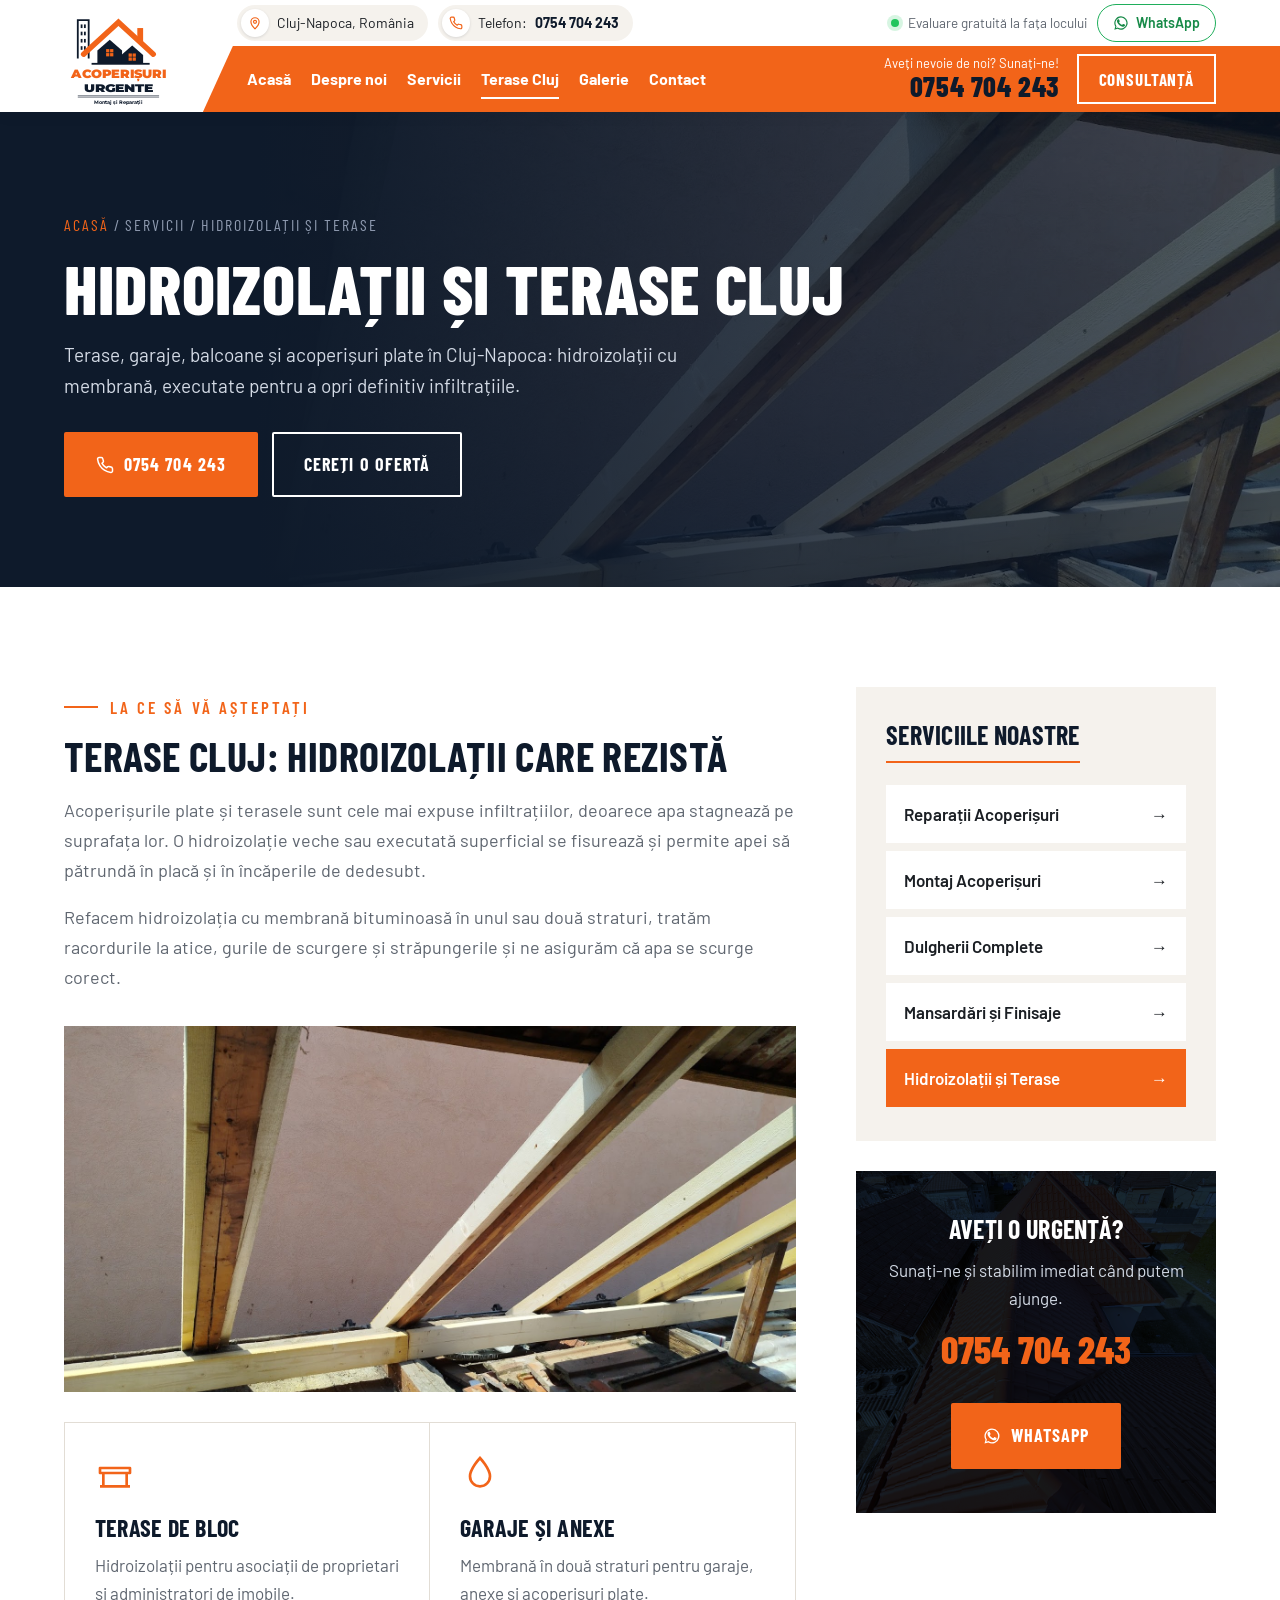
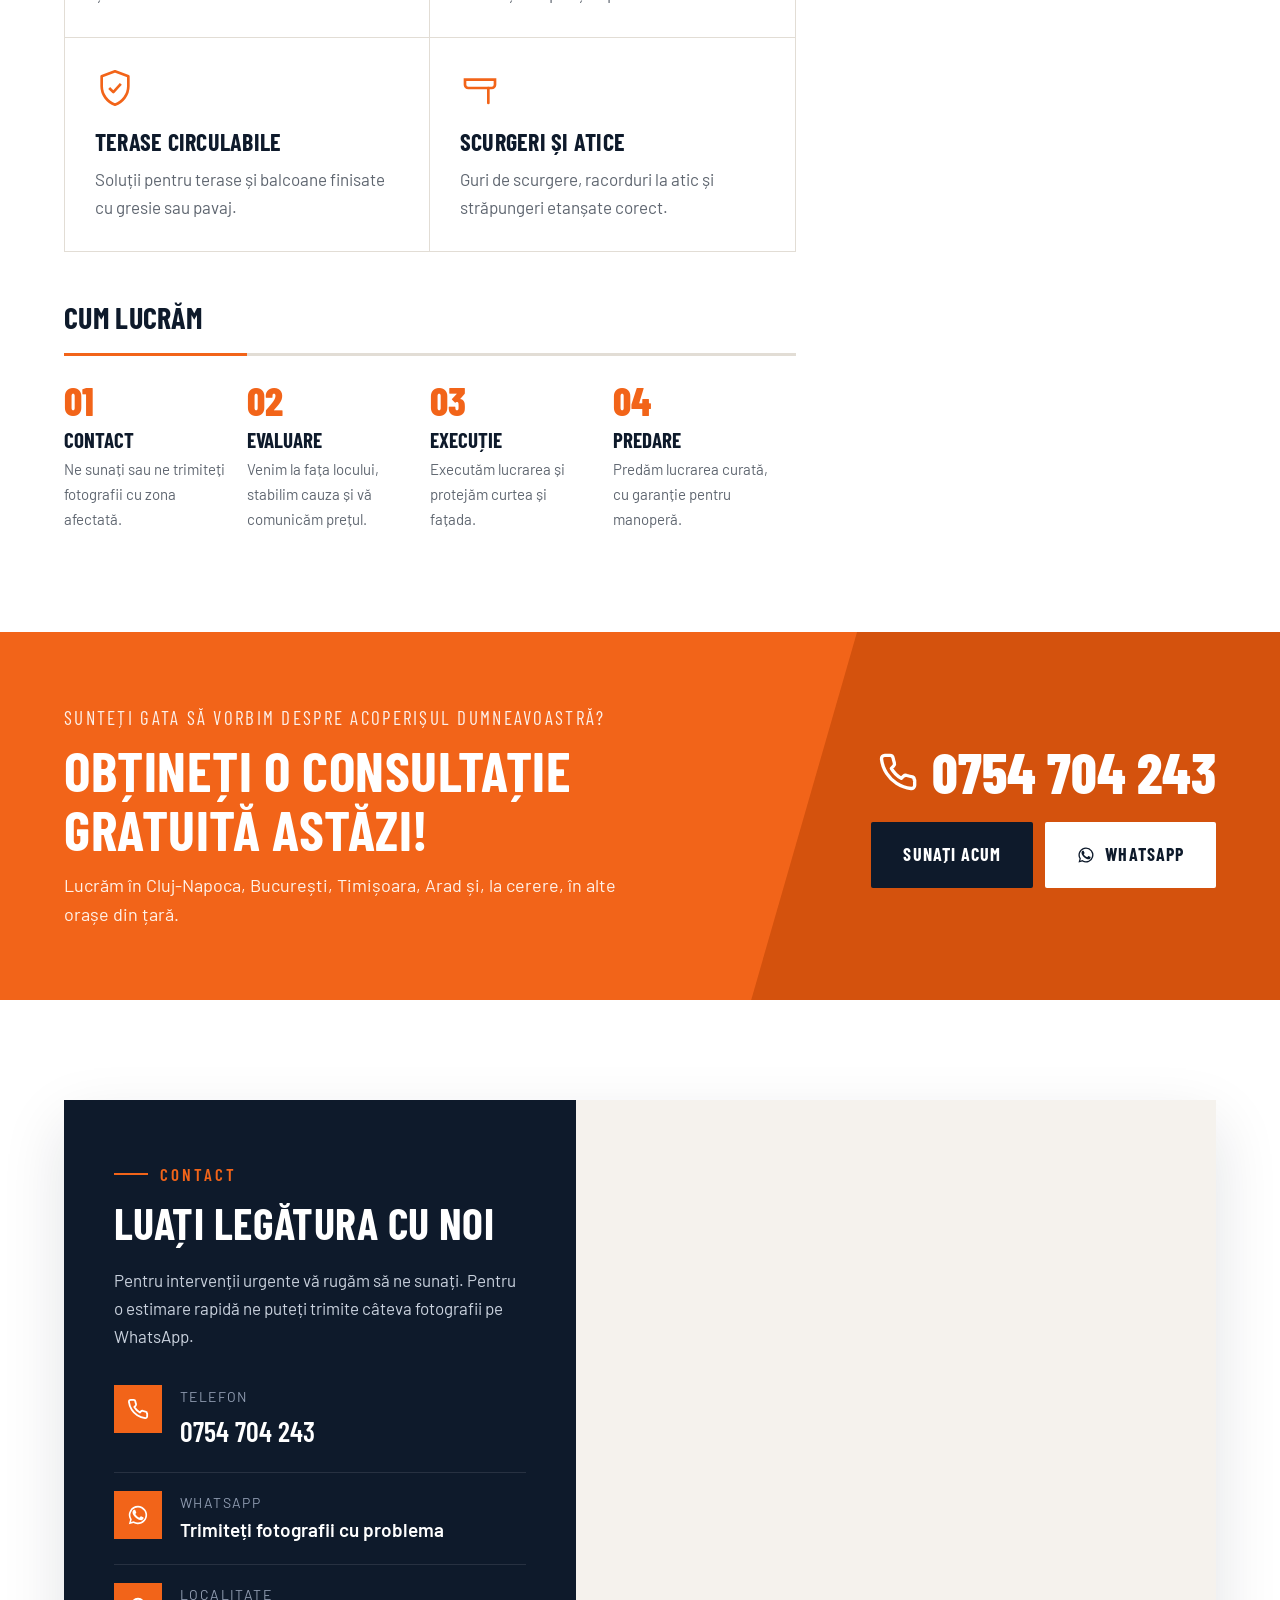
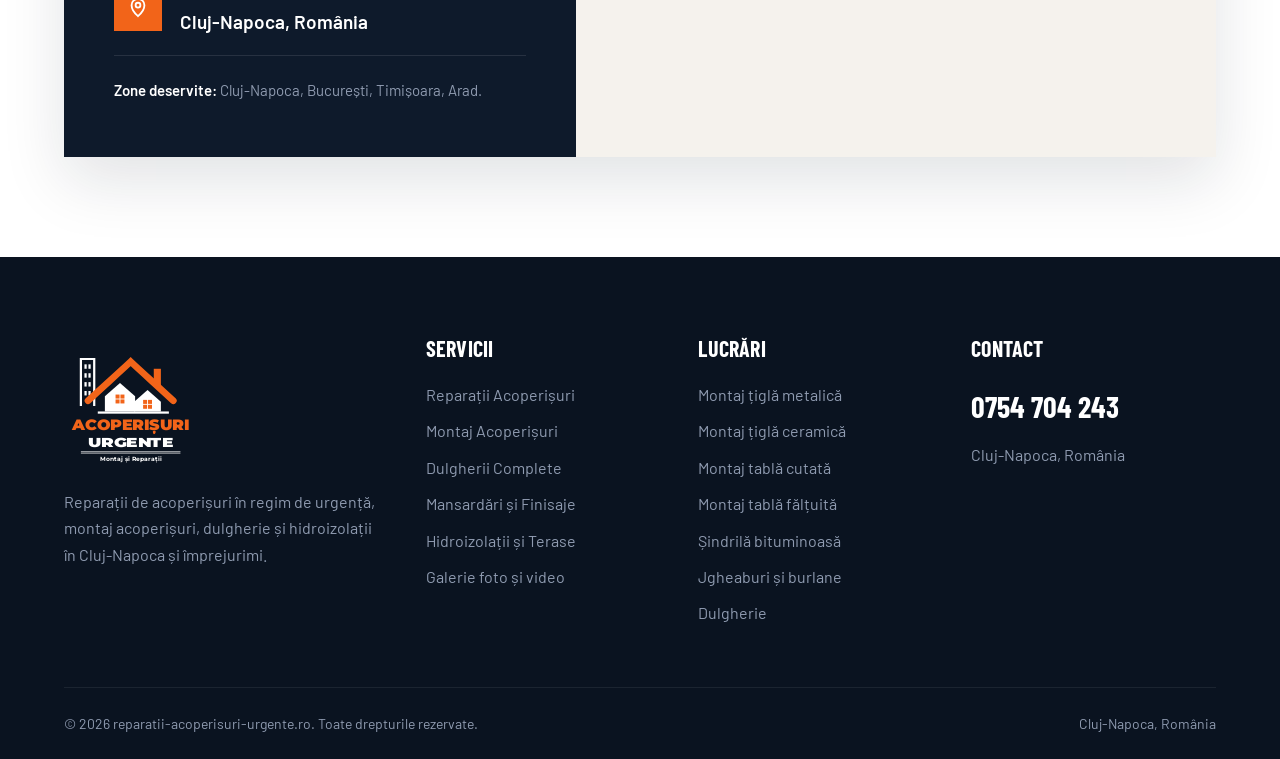
<file: hidroizolatii-terase.html>
<!doctype html>
<html lang="ro">
<head>
<meta charset="utf-8">
<meta name="viewport" content="width=device-width, initial-scale=1">
<title>Hidroizolații și Terase Cluj Cluj-Napoca | Reparații Acoperișuri Urgente</title>
<meta name="description" content="Hidroizolații cu membrană pentru terase, garaje, balcoane și acoperișuri plate, la case și blocuri. Telefon: 0754 704 243.">
<link rel="canonical" href="https://reparatii-acoperisuri-urgente.ro/hidroizolatii-terase.html">
<meta property="og:title" content="Hidroizolații și Terase Cluj Cluj-Napoca | Reparații Acoperișuri Urgente">
<meta property="og:description" content="Hidroizolații cu membrană pentru terase, garaje, balcoane și acoperișuri plate, la case și blocuri. Telefon: 0754 704 243.">
<meta property="og:image" content="https://reparatii-acoperisuri-urgente.ro/img/g03.jpg">
<meta name="theme-color" content="#0e1a2b">
<link rel="icon" href="logo/favicon.svg" type="image/svg+xml">
<link rel="preconnect" href="https://fonts.googleapis.com">
<link rel="preconnect" href="https://fonts.gstatic.com" crossorigin>
<link href="https://fonts.googleapis.com/css2?family=Barlow:wght@400;500;600;700&family=Barlow+Condensed:wght@600;700;800&family=Montserrat:wght@700;800;900&display=swap" rel="stylesheet">
<link rel="stylesheet" href="css/style.css">
<script type="application/ld+json">{"@context":"https://schema.org","@type":"RoofingContractor","name":"Reparații Acoperișuri Urgente","telephone":"+40754704243","address":{"@type":"PostalAddress","addressLocality":"Cluj-Napoca","addressCountry":"RO"},"areaServed":"Cluj-Napoca","url":"https://reparatii-acoperisuri-urgente.ro/","aggregateRating":{"@type":"AggregateRating","ratingValue":"4.8","reviewCount":"36"}}</script>
</head>
<body>
<header class="header"><div class="wrap hd">
  <a class="logo" href="index.html" aria-label="Reparații Acoperișuri Urgente"><svg xmlns="http://www.w3.org/2000/svg" viewBox="20 8 300 270">
  <!-- clădire înaltă din contur, în stânga -->
  <path d="M58 150V44h30v106" fill="none" stroke="#0e1a2b" stroke-width="5"/>
  <rect x="66" y="56" width="5" height="10" fill="#0e1a2b"/><rect x="75" y="56" width="5" height="10" fill="#0e1a2b"/><rect x="66" y="76" width="5" height="10" fill="#0e1a2b"/><rect x="75" y="76" width="5" height="10" fill="#0e1a2b"/><rect x="66" y="96" width="5" height="10" fill="#0e1a2b"/><rect x="75" y="96" width="5" height="10" fill="#0e1a2b"/><rect x="66" y="116" width="5" height="10" fill="#0e1a2b"/><rect x="75" y="116" width="5" height="10" fill="#0e1a2b"/>
  <!-- acoperiș mare cu vârfuri arcuite -->
  <path d="M74 138C104 110 140 78 170 50c30 28 66 60 96 88" fill="none" stroke="#f26419" stroke-width="15" stroke-linecap="round"/>
  <rect x="222" y="66" width="16" height="40" fill="#f26419"/>
  <!-- case cu ferestre -->
  <path d="M112 128 146 98l34 30v34h-68z" fill="#0e1a2b"/>
  <rect x="136" y="124" width="9" height="9" fill="#f26419"/><rect x="147" y="124" width="9" height="9" fill="#f26419"/><rect x="136" y="135" width="9" height="9" fill="#f26419"/><rect x="147" y="135" width="9" height="9" fill="#f26419"/>
  <path d="M178 140l30-26 30 26v22h-60z" fill="#0e1a2b"/>
  <rect x="198" y="136" width="9" height="9" fill="#f26419"/><rect x="209" y="136" width="9" height="9" fill="#f26419"/><rect x="198" y="147" width="9" height="9" fill="#f26419"/><rect x="209" y="147" width="9" height="9" fill="#f26419"/>
  <rect x="96" y="162" width="160" height="5" fill="#0e1a2b"/>
  <!-- text -->
  <text x="170" y="204" text-anchor="middle" font-family="Montserrat, Arial, sans-serif" font-weight="900" font-size="34" fill="#f26419" textLength="262" lengthAdjust="spacingAndGlyphs">ACOPERIȘURI</text>
  <text x="170" y="243" text-anchor="middle" font-family="Montserrat, Arial, sans-serif" font-weight="900" font-size="30" fill="#0e1a2b" textLength="190" lengthAdjust="spacingAndGlyphs">URGENTE</text>
  <rect x="58" y="252" width="224" height="2" fill="#0e1a2b"/><rect x="58" y="256" width="224" height="1" fill="#0e1a2b"/>
  <text x="170" y="274" text-anchor="middle" font-family="Montserrat, Arial, sans-serif" font-weight="700" font-size="14" fill="#0e1a2b">Montaj și Reparații</text>
</svg></a>
  <div class="hd-right">
  <div class="hd-top">
    <span class="chip"><i><svg viewBox="0 0 24 24" fill="none" stroke="currentColor" stroke-width="2"><path d="M12 22s7-6.2 7-12a7 7 0 0 0-14 0c0 5.8 7 12 7 12z"/><circle cx="12" cy="10" r="2.6"/></svg></i>Cluj-Napoca, România</span>
    <a class="chip" href="tel:+40754704243"><i><svg viewBox="0 0 24 24" fill="none" stroke="currentColor" stroke-width="2" stroke-linecap="round" stroke-linejoin="round"><path d="M22 16.9v3a2 2 0 0 1-2.2 2 19.8 19.8 0 0 1-8.6-3.1 19.5 19.5 0 0 1-6-6A19.8 19.8 0 0 1 2.1 4.2 2 2 0 0 1 4.1 2h3a2 2 0 0 1 2 1.7c.1.9.4 1.8.7 2.7a2 2 0 0 1-.5 2.1L8 9.8a16 16 0 0 0 6 6l1.3-1.3a2 2 0 0 1 2.1-.4c.9.3 1.8.6 2.7.7a2 2 0 0 1 1.7 2z"/></svg></i><span class="lbl">Telefon:</span> <b>0754 704 243</b></a>
    <span class="hd-note"><i class="dot"></i>Evaluare gratuită la fața locului</span>
    <a class="hd-wa" href="https://wa.me/40754704243?text=Bun%C4%83%20ziua%2C%20am%20o%20problem%C4%83%20la%20acoperi%C8%99%20%C8%99i%20v-a%C8%99%20trimite%20c%C3%A2teva%20poze." target="_blank" rel="noopener"><svg viewBox="0 0 24 24" fill="currentColor"><path d="M17.5 14.4c-.3-.1-1.8-.9-2-1-.3-.1-.5-.1-.7.1-.2.3-.8 1-.9 1.2-.2.2-.3.2-.6.1-.3-.1-1.3-.5-2.4-1.5-.9-.8-1.5-1.8-1.7-2.1-.2-.3 0-.5.1-.6l.4-.5c.2-.2.2-.3.3-.5.1-.2.1-.4 0-.5l-.9-2.2c-.2-.6-.5-.5-.7-.5h-.6c-.2 0-.5.1-.8.4-.3.3-1 1-1 2.5s1.1 2.9 1.2 3.1c.1.2 2.1 3.2 5.1 4.5.7.3 1.3.5 1.7.6.7.2 1.4.2 1.9.1.6-.1 1.8-.7 2-1.4.2-.7.2-1.3.2-1.4-.1-.2-.3-.3-.6-.4zM12 2a10 10 0 0 0-8.6 15.1L2 22l5-1.3A10 10 0 1 0 12 2zm0 18.2c-1.5 0-3-.4-4.3-1.2l-.3-.2-3 .8.8-2.9-.2-.3A8.2 8.2 0 1 1 12 20.2z"/></svg> WhatsApp</a>
  </div>
  <div class="hd-bar">
  <button class="burger" aria-label="Meniu"><span></span><span></span><span></span></button>
  <nav class="nav">
    <a href="index.html">Acasă</a>
    <a href="index.html#despre">Despre noi</a>
    <div class="dd"><span tabindex="0">Servicii</span>
      <div class="dd-menu"><a href="reparatii-acoperisuri.html">Reparații Acoperișuri</a><a href="montaj-acoperisuri.html">Montaj Acoperișuri</a><a href="dulgherii-complete.html">Dulgherii Complete</a><a href="mansardari-finisaje.html">Mansardări și Finisaje</a><a href="hidroizolatii-terase.html">Hidroizolații și Terase</a></div>
    </div>
    <a href="hidroizolatii-terase.html" class="active">Terase Cluj</a>
    <a href="galerie.html">Galerie</a>
    <a href="#contact">Contact</a>
  </nav>
  <a class="head-call" href="tel:+40754704243"><small>Aveți nevoie de noi? Sunați-ne!</small><b>0754 704 243</b></a>
  <a class="btn-cons" href="#contact">Consultanță</a>
  </div>
  </div>
</div></header>
<section class="page-hero" style="--img:url('../img/g04.jpg')"><div class="wrap">
  <div class="crumbs"><a href="index.html">Acasă</a> / Servicii / Hidroizolații și Terase</div>
  <h1>Hidroizolații și Terase Cluj</h1>
  <p>Terase, garaje, balcoane și acoperișuri plate în Cluj-Napoca: hidroizolații cu membrană, executate pentru a opri definitiv infiltrațiile.</p>
  <div style="display:flex;gap:14px;flex-wrap:wrap;margin-top:30px">
    <a class="btn btn-orange" href="tel:+40754704243"><svg viewBox="0 0 24 24" fill="none" stroke="currentColor" stroke-width="2" stroke-linecap="round" stroke-linejoin="round"><path d="M22 16.9v3a2 2 0 0 1-2.2 2 19.8 19.8 0 0 1-8.6-3.1 19.5 19.5 0 0 1-6-6A19.8 19.8 0 0 1 2.1 4.2 2 2 0 0 1 4.1 2h3a2 2 0 0 1 2 1.7c.1.9.4 1.8.7 2.7a2 2 0 0 1-.5 2.1L8 9.8a16 16 0 0 0 6 6l1.3-1.3a2 2 0 0 1 2.1-.4c.9.3 1.8.6 2.7.7a2 2 0 0 1 1.7 2z"/></svg> 0754 704 243</a>
    <a class="btn btn-line" href="#contact">Cereți o ofertă</a>
  </div>
</div></section>
<section><div class="wrap svc-layout">
  <div class="svc-main">
    <div class="over-t">La ce să vă așteptați</div>
    <h2>Terase Cluj: hidroizolații care rezistă</h2>
    <p class="lead">Acoperișurile plate și terasele sunt cele mai expuse infiltrațiilor, deoarece apa stagnează pe suprafața lor. O hidroizolație veche sau executată superficial se fisurează și permite apei să pătrundă în placă și în încăperile de dedesubt.</p><p class="lead">Refacem hidroizolația cu membrană bituminoasă în unul sau două straturi, tratăm racordurile la atice, gurile de scurgere și străpungerile și ne asigurăm că apa se scurge corect.</p>
    <img class="main-img" src="img/g04.jpg" alt="Hidroizolații și Terase Cluj" style="object-position:right center">
    <div class="feat"><div><svg viewBox="0 0 24 24" fill="none" stroke="currentColor" stroke-width="1.6" stroke-linejoin="round"><path d="M3 9h18v3H3zM5 12v8M19 12v8M3 20h18"/></svg><h4>Terase de bloc</h4><p>Hidroizolații pentru asociații de proprietari și administratori de imobile.</p></div><div><svg viewBox="0 0 24 24" fill="none" stroke="currentColor" stroke-width="1.6"><path d="M12 3s6 6.5 6 11a6 6 0 0 1-12 0c0-4.5 6-11 6-11z"/></svg><h4>Garaje și anexe</h4><p>Membrană în două straturi pentru garaje, anexe și acoperișuri plate.</p></div><div><svg viewBox="0 0 24 24" fill="none" stroke="currentColor" stroke-width="1.6" stroke-linejoin="round"><path d="M12 2 4 5v6c0 5 3.4 9.4 8 11 4.6-1.6 8-6 8-11V5z"/><path d="m8.5 12 2.5 2.5 4.5-5"/></svg><h4>Terase circulabile</h4><p>Soluții pentru terase și balcoane finisate cu gresie sau pavaj.</p></div><div><svg viewBox="0 0 24 24" fill="none" stroke="currentColor" stroke-width="1.6" stroke-linecap="round"><path d="M3 7h18v3a2 2 0 0 1-2 2H5a2 2 0 0 1-2-2z"/><path d="M17 12v9"/></svg><h4>Scurgeri și atice</h4><p>Guri de scurgere, racorduri la atic și străpungeri etanșate corect.</p></div></div>
    <h3>Cum lucrăm</h3>
    <div class="steps"><div><span>01</span><b>Contact</b><p>Ne sunați sau ne trimiteți fotografii cu zona afectată.</p></div><div><span>02</span><b>Evaluare</b><p>Venim la fața locului, stabilim cauza și vă comunicăm prețul.</p></div><div><span>03</span><b>Execuție</b><p>Executăm lucrarea și protejăm curtea și fațada.</p></div><div><span>04</span><b>Predare</b><p>Predăm lucrarea curată, cu garanție pentru manoperă.</p></div></div>
  </div>
  
<aside class="aside">
  <div class="box"><h4>Serviciile noastre</h4>
    <a class="lnk" href="reparatii-acoperisuri.html">Reparații Acoperișuri<span>→</span></a><a class="lnk" href="montaj-acoperisuri.html">Montaj Acoperișuri<span>→</span></a><a class="lnk" href="dulgherii-complete.html">Dulgherii Complete<span>→</span></a><a class="lnk" href="mansardari-finisaje.html">Mansardări și Finisaje<span>→</span></a><a class="lnk on" href="hidroizolatii-terase.html">Hidroizolații și Terase<span>→</span></a>
  </div>
  <div class="box call"><h4>Aveți o urgență?</h4><p style="color:#d3dae5;margin:0">Sunați-ne și stabilim imediat când putem ajunge.</p>
    <a class="num" href="tel:+40754704243">0754 704 243</a>
    <a class="btn btn-orange" href="https://wa.me/40754704243?text=Bun%C4%83%20ziua%2C%20am%20o%20problem%C4%83%20la%20acoperi%C8%99%20%C8%99i%20v-a%C8%99%20trimite%20c%C3%A2teva%20poze." target="_blank" rel="noopener"><svg viewBox="0 0 24 24" fill="currentColor"><path d="M17.5 14.4c-.3-.1-1.8-.9-2-1-.3-.1-.5-.1-.7.1-.2.3-.8 1-.9 1.2-.2.2-.3.2-.6.1-.3-.1-1.3-.5-2.4-1.5-.9-.8-1.5-1.8-1.7-2.1-.2-.3 0-.5.1-.6l.4-.5c.2-.2.2-.3.3-.5.1-.2.1-.4 0-.5l-.9-2.2c-.2-.6-.5-.5-.7-.5h-.6c-.2 0-.5.1-.8.4-.3.3-1 1-1 2.5s1.1 2.9 1.2 3.1c.1.2 2.1 3.2 5.1 4.5.7.3 1.3.5 1.7.6.7.2 1.4.2 1.9.1.6-.1 1.8-.7 2-1.4.2-.7.2-1.3.2-1.4-.1-.2-.3-.3-.6-.4zM12 2a10 10 0 0 0-8.6 15.1L2 22l5-1.3A10 10 0 1 0 12 2zm0 18.2c-1.5 0-3-.4-4.3-1.2l-.3-.2-3 .8.8-2.9-.2-.3A8.2 8.2 0 1 1 12 20.2z"/></svg> WhatsApp</a></div>
</aside>
</div></section>
<section class="cta"><div class="wrap">
  <div>
    <div class="small">Sunteți gata să vorbim despre acoperișul dumneavoastră?</div>
    <h2>Obțineți o consultație gratuită astăzi!</h2>
    <p>Lucrăm în Cluj-Napoca, București, Timișoara, Arad și, la cerere, în alte orașe din țară.</p>
  </div>
  <div class="right">
    <a class="phone" href="tel:+40754704243"><svg viewBox="0 0 24 24" fill="none" stroke="currentColor" stroke-width="2" stroke-linecap="round" stroke-linejoin="round"><path d="M22 16.9v3a2 2 0 0 1-2.2 2 19.8 19.8 0 0 1-8.6-3.1 19.5 19.5 0 0 1-6-6A19.8 19.8 0 0 1 2.1 4.2 2 2 0 0 1 4.1 2h3a2 2 0 0 1 2 1.7c.1.9.4 1.8.7 2.7a2 2 0 0 1-.5 2.1L8 9.8a16 16 0 0 0 6 6l1.3-1.3a2 2 0 0 1 2.1-.4c.9.3 1.8.6 2.7.7a2 2 0 0 1 1.7 2z"/></svg>0754 704 243</a>
    <div class="btns">
      <a class="btn btn-navy" href="tel:+40754704243">Sunați acum</a>
      <a class="btn btn-white" href="https://wa.me/40754704243?text=Bun%C4%83%20ziua%2C%20am%20o%20problem%C4%83%20la%20acoperi%C8%99%20%C8%99i%20v-a%C8%99%20trimite%20c%C3%A2teva%20poze." target="_blank" rel="noopener"><svg viewBox="0 0 24 24" fill="currentColor"><path d="M17.5 14.4c-.3-.1-1.8-.9-2-1-.3-.1-.5-.1-.7.1-.2.3-.8 1-.9 1.2-.2.2-.3.2-.6.1-.3-.1-1.3-.5-2.4-1.5-.9-.8-1.5-1.8-1.7-2.1-.2-.3 0-.5.1-.6l.4-.5c.2-.2.2-.3.3-.5.1-.2.1-.4 0-.5l-.9-2.2c-.2-.6-.5-.5-.7-.5h-.6c-.2 0-.5.1-.8.4-.3.3-1 1-1 2.5s1.1 2.9 1.2 3.1c.1.2 2.1 3.2 5.1 4.5.7.3 1.3.5 1.7.6.7.2 1.4.2 1.9.1.6-.1 1.8-.7 2-1.4.2-.7.2-1.3.2-1.4-.1-.2-.3-.3-.6-.4zM12 2a10 10 0 0 0-8.6 15.1L2 22l5-1.3A10 10 0 1 0 12 2zm0 18.2c-1.5 0-3-.4-4.3-1.2l-.3-.2-3 .8.8-2.9-.2-.3A8.2 8.2 0 1 1 12 20.2z"/></svg> WhatsApp</a>
    </div>
  </div>
</div></section>
<section id="contact"><div class="wrap">
  <div class="contact">
    <div class="info">
      <div class="over-t">Contact</div>
      <h2>Luați legătura cu noi</h2>
      <p>Pentru intervenții urgente vă rugăm să ne sunați. Pentru o estimare rapidă ne puteți trimite câteva fotografii pe WhatsApp.</p>
      <div class="item"><span class="ic2"><svg viewBox="0 0 24 24" fill="none" stroke="currentColor" stroke-width="2" stroke-linecap="round" stroke-linejoin="round"><path d="M22 16.9v3a2 2 0 0 1-2.2 2 19.8 19.8 0 0 1-8.6-3.1 19.5 19.5 0 0 1-6-6A19.8 19.8 0 0 1 2.1 4.2 2 2 0 0 1 4.1 2h3a2 2 0 0 1 2 1.7c.1.9.4 1.8.7 2.7a2 2 0 0 1-.5 2.1L8 9.8a16 16 0 0 0 6 6l1.3-1.3a2 2 0 0 1 2.1-.4c.9.3 1.8.6 2.7.7a2 2 0 0 1 1.7 2z"/></svg></span><div><small>Telefon</small><b class="ph"><a href="tel:+40754704243">0754 704 243</a></b></div></div>
      <div class="item"><span class="ic2"><svg viewBox="0 0 24 24" fill="currentColor"><path d="M17.5 14.4c-.3-.1-1.8-.9-2-1-.3-.1-.5-.1-.7.1-.2.3-.8 1-.9 1.2-.2.2-.3.2-.6.1-.3-.1-1.3-.5-2.4-1.5-.9-.8-1.5-1.8-1.7-2.1-.2-.3 0-.5.1-.6l.4-.5c.2-.2.2-.3.3-.5.1-.2.1-.4 0-.5l-.9-2.2c-.2-.6-.5-.5-.7-.5h-.6c-.2 0-.5.1-.8.4-.3.3-1 1-1 2.5s1.1 2.9 1.2 3.1c.1.2 2.1 3.2 5.1 4.5.7.3 1.3.5 1.7.6.7.2 1.4.2 1.9.1.6-.1 1.8-.7 2-1.4.2-.7.2-1.3.2-1.4-.1-.2-.3-.3-.6-.4zM12 2a10 10 0 0 0-8.6 15.1L2 22l5-1.3A10 10 0 1 0 12 2zm0 18.2c-1.5 0-3-.4-4.3-1.2l-.3-.2-3 .8.8-2.9-.2-.3A8.2 8.2 0 1 1 12 20.2z"/></svg></span><div><small>WhatsApp</small><b><a href="https://wa.me/40754704243?text=Bun%C4%83%20ziua%2C%20am%20o%20problem%C4%83%20la%20acoperi%C8%99%20%C8%99i%20v-a%C8%99%20trimite%20c%C3%A2teva%20poze." target="_blank" rel="noopener">Trimiteți fotografii cu problema</a></b></div></div>
      <div class="item"><span class="ic2"><svg viewBox="0 0 24 24" fill="none" stroke="currentColor" stroke-width="2"><path d="M12 22s7-6.2 7-12a7 7 0 0 0-14 0c0 5.8 7 12 7 12z"/><circle cx="12" cy="10" r="2.6"/></svg></span><div><small>Localitate</small><b>Cluj-Napoca, România</b></div></div>
      <div class="zones"><b>Zone deservite:</b> Cluj-Napoca, București, Timișoara, Arad.</div>
    </div>
    <div class="map"><iframe src="https://www.google.com/maps?q=Reparatii+acoperisuri+urgent+cluj&output=embed" loading="lazy" referrerpolicy="no-referrer-when-downgrade" title="Hartă Cluj-Napoca"></iframe></div>
  </div>
</div></section>
<footer class="footer"><div class="wrap">
  <div class="cols">
    <div>
      <a href="index.html" class="logo"><svg xmlns="http://www.w3.org/2000/svg" viewBox="20 8 300 270">
  <!-- clădire înaltă din contur, în stânga -->
  <path d="M58 150V44h30v106" fill="none" stroke="#ffffff" stroke-width="5"/>
  <rect x="66" y="56" width="5" height="10" fill="#ffffff"/><rect x="75" y="56" width="5" height="10" fill="#ffffff"/><rect x="66" y="76" width="5" height="10" fill="#ffffff"/><rect x="75" y="76" width="5" height="10" fill="#ffffff"/><rect x="66" y="96" width="5" height="10" fill="#ffffff"/><rect x="75" y="96" width="5" height="10" fill="#ffffff"/><rect x="66" y="116" width="5" height="10" fill="#ffffff"/><rect x="75" y="116" width="5" height="10" fill="#ffffff"/>
  <!-- acoperiș mare cu vârfuri arcuite -->
  <path d="M74 138C104 110 140 78 170 50c30 28 66 60 96 88" fill="none" stroke="#f26419" stroke-width="15" stroke-linecap="round"/>
  <rect x="222" y="66" width="16" height="40" fill="#f26419"/>
  <!-- case cu ferestre -->
  <path d="M112 128 146 98l34 30v34h-68z" fill="#ffffff"/>
  <rect x="136" y="124" width="9" height="9" fill="#f26419"/><rect x="147" y="124" width="9" height="9" fill="#f26419"/><rect x="136" y="135" width="9" height="9" fill="#f26419"/><rect x="147" y="135" width="9" height="9" fill="#f26419"/>
  <path d="M178 140l30-26 30 26v22h-60z" fill="#ffffff"/>
  <rect x="198" y="136" width="9" height="9" fill="#f26419"/><rect x="209" y="136" width="9" height="9" fill="#f26419"/><rect x="198" y="147" width="9" height="9" fill="#f26419"/><rect x="209" y="147" width="9" height="9" fill="#f26419"/>
  <rect x="96" y="162" width="160" height="5" fill="#ffffff"/>
  <!-- text -->
  <text x="170" y="204" text-anchor="middle" font-family="Montserrat, Arial, sans-serif" font-weight="900" font-size="34" fill="#f26419" textLength="262" lengthAdjust="spacingAndGlyphs">ACOPERIȘURI</text>
  <text x="170" y="243" text-anchor="middle" font-family="Montserrat, Arial, sans-serif" font-weight="900" font-size="30" fill="#ffffff" textLength="190" lengthAdjust="spacingAndGlyphs">URGENTE</text>
  <rect x="58" y="252" width="224" height="2" fill="#ffffff"/><rect x="58" y="256" width="224" height="1" fill="#ffffff"/>
  <text x="170" y="274" text-anchor="middle" font-family="Montserrat, Arial, sans-serif" font-weight="700" font-size="14" fill="#ffffff">Montaj și Reparații</text>
</svg></a>
      <p style="margin-top:20px">Reparații de acoperișuri în regim de urgență, montaj acoperișuri, dulgherie și hidroizolații în Cluj-Napoca și împrejurimi.</p>
    </div>
    <div><h4>Servicii</h4><ul><li><a href="reparatii-acoperisuri.html">Reparații Acoperișuri</a></li><li><a href="montaj-acoperisuri.html">Montaj Acoperișuri</a></li><li><a href="dulgherii-complete.html">Dulgherii Complete</a></li><li><a href="mansardari-finisaje.html">Mansardări și Finisaje</a></li><li><a href="hidroizolatii-terase.html">Hidroizolații și Terase</a></li><li><a href="galerie.html">Galerie foto și video</a></li></ul></div>
    <div><h4>Lucrări</h4><ul>
      <li><a href="montaj-acoperisuri.html">Montaj țiglă metalică</a></li>
      <li><a href="montaj-acoperisuri.html">Montaj țiglă ceramică</a></li>
      <li><a href="montaj-acoperisuri.html">Montaj tablă cutată</a></li>
      <li><a href="montaj-acoperisuri.html">Montaj tablă fălțuită</a></li>
      <li><a href="mansardari-finisaje.html">Șindrilă bituminoasă</a></li>
      <li><a href="mansardari-finisaje.html">Jgheaburi și burlane</a></li>
      <li><a href="dulgherii-complete.html">Dulgherie</a></li>
    </ul></div>
    <div><h4>Contact</h4><ul>
      <li><a class="ph" href="tel:+40754704243">0754 704 243</a></li>
      <li>Cluj-Napoca, România</li>
    </ul></div>
  </div>
  <div class="bottom"><span>© <span data-year>2026</span> reparatii-acoperisuri-urgente.ro. Toate drepturile rezervate.</span><span>Cluj-Napoca, România</span></div>
</div></footer>
<a class="float-call" href="tel:+40754704243" aria-label="Sunați acum"><svg viewBox="0 0 24 24" fill="none" stroke="currentColor" stroke-width="2" stroke-linecap="round" stroke-linejoin="round"><path d="M22 16.9v3a2 2 0 0 1-2.2 2 19.8 19.8 0 0 1-8.6-3.1 19.5 19.5 0 0 1-6-6A19.8 19.8 0 0 1 2.1 4.2 2 2 0 0 1 4.1 2h3a2 2 0 0 1 2 1.7c.1.9.4 1.8.7 2.7a2 2 0 0 1-.5 2.1L8 9.8a16 16 0 0 0 6 6l1.3-1.3a2 2 0 0 1 2.1-.4c.9.3 1.8.6 2.7.7a2 2 0 0 1 1.7 2z"/></svg></a>
<script src="js/main.js"></script>
</body>
</html>
</file>
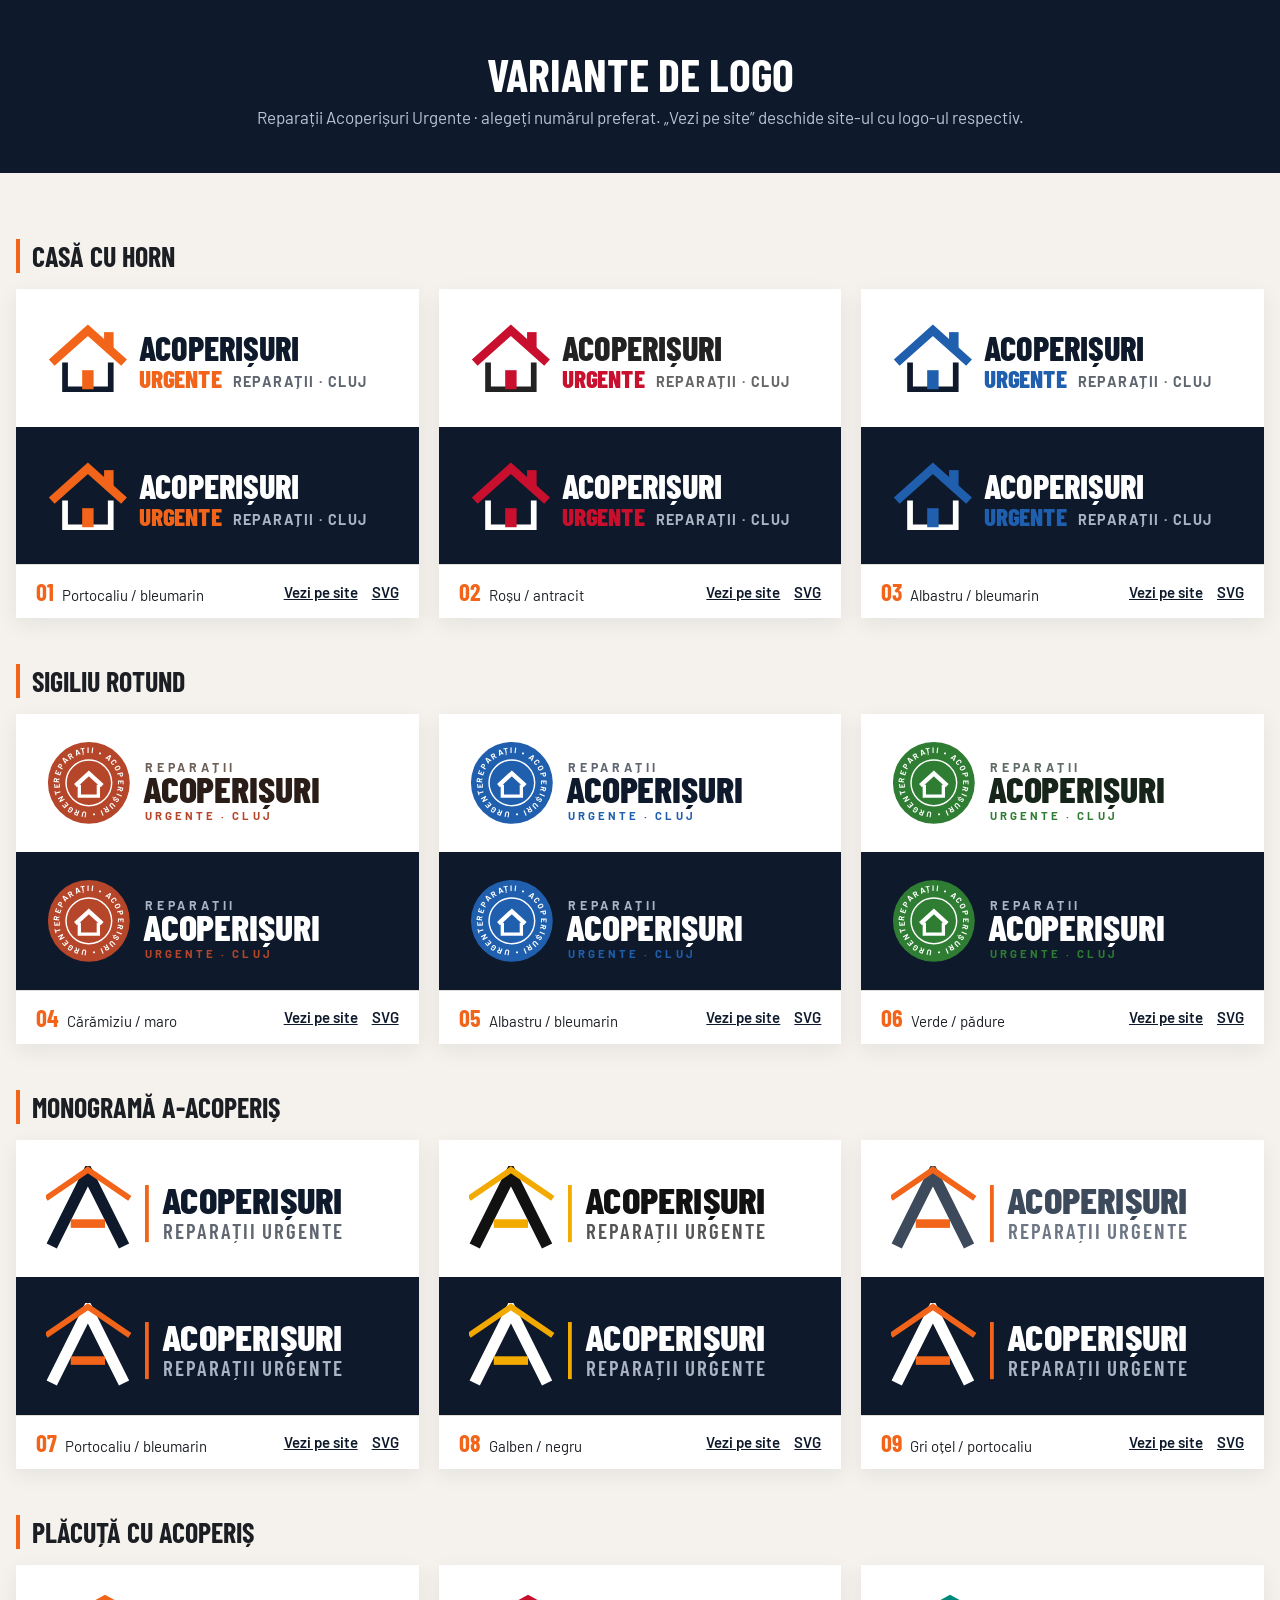
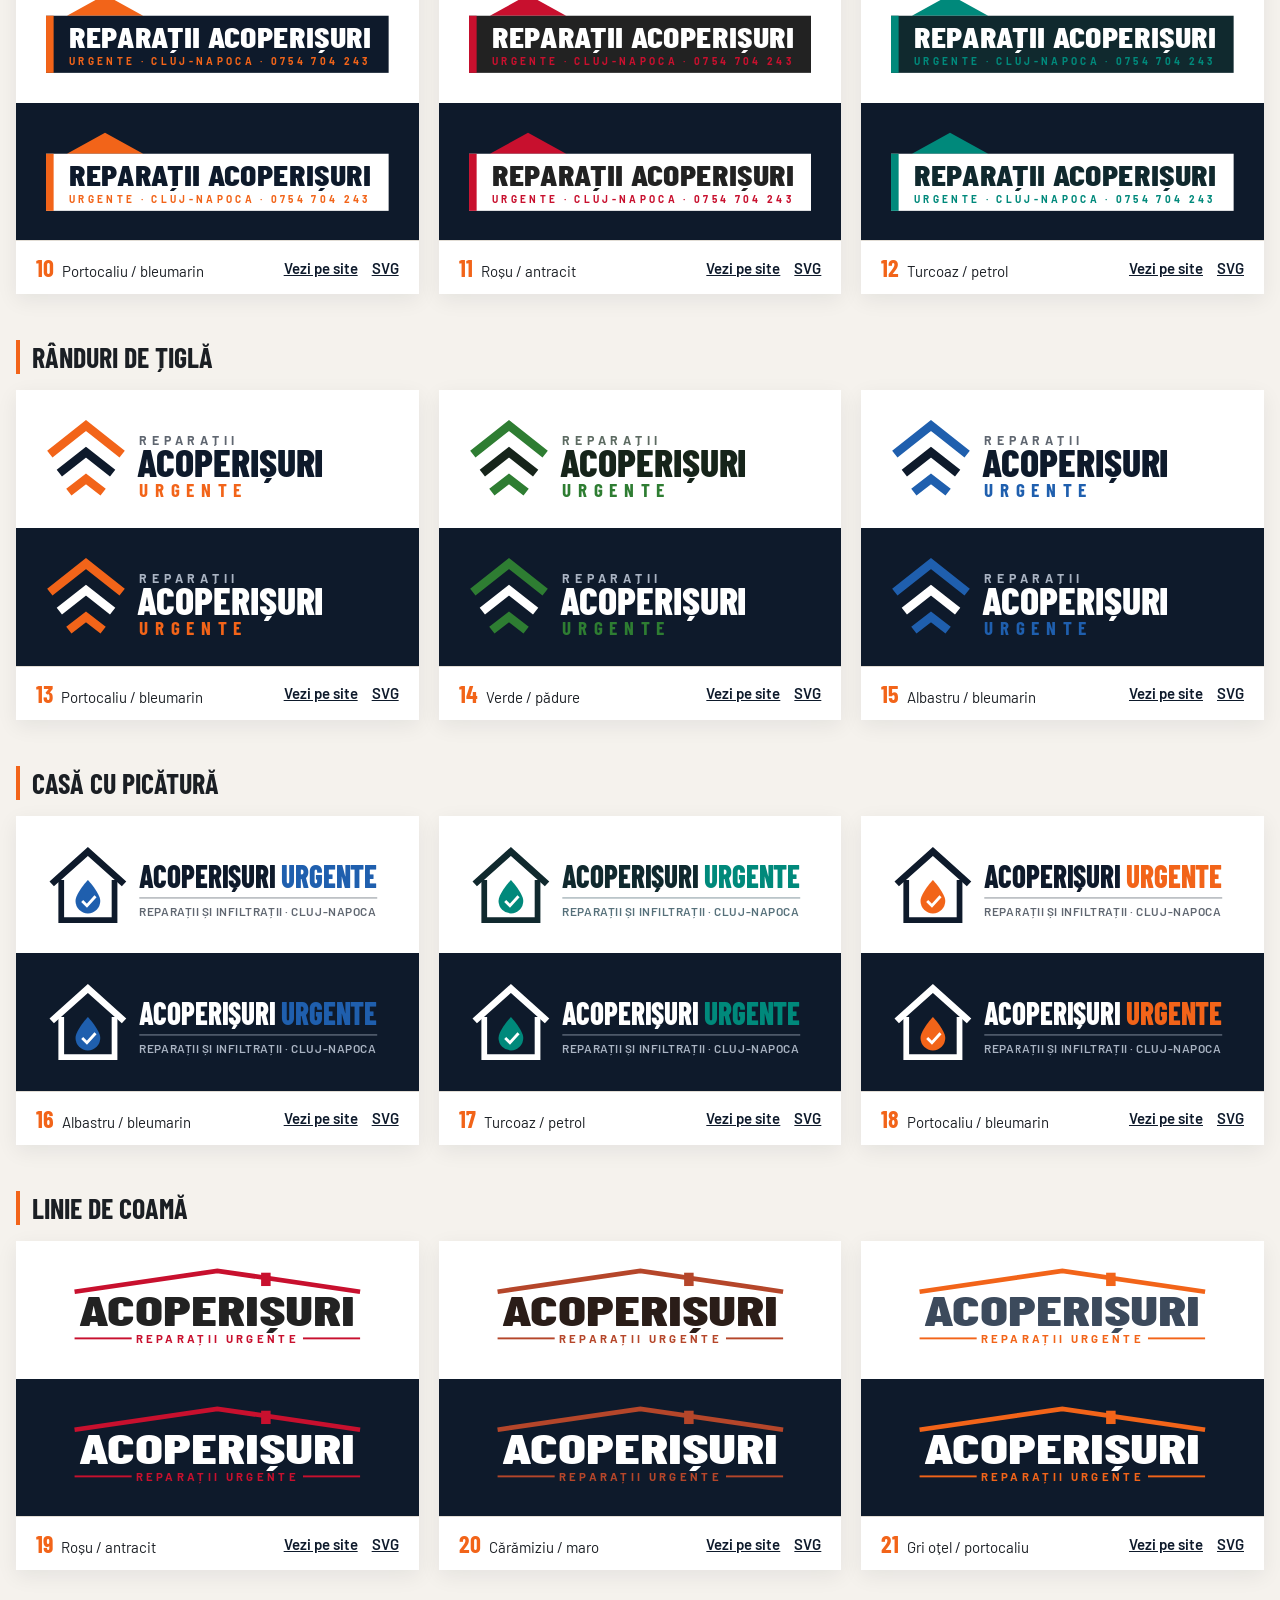
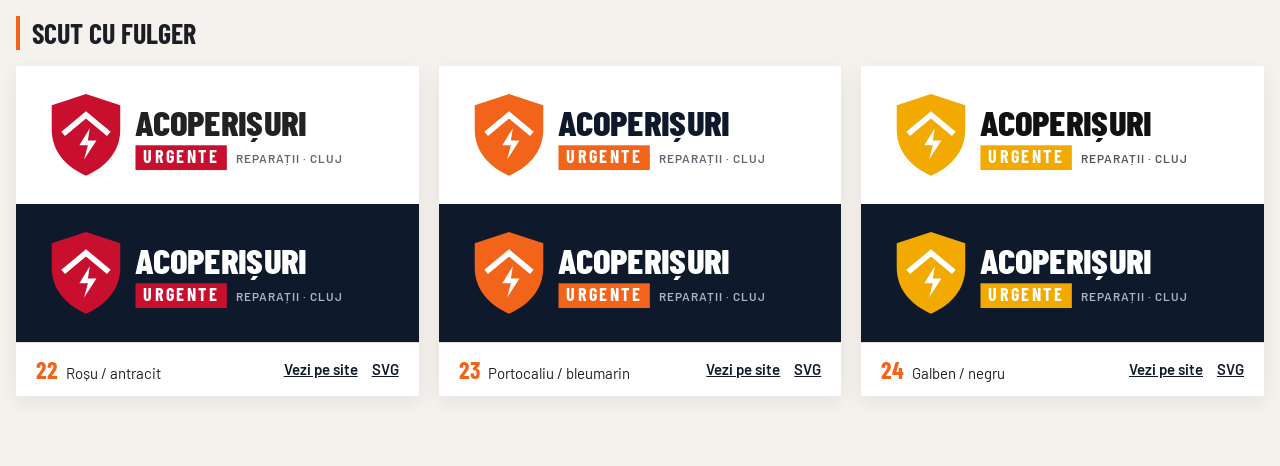
<file: logo-uri.html>
<!doctype html>
<html lang="ro"><head><meta charset="utf-8"><meta name="viewport" content="width=device-width, initial-scale=1">
<meta name="robots" content="noindex">
<title>Variante logo</title>
<link href="https://fonts.googleapis.com/css2?family=Barlow:wght@400;600;700&family=Barlow+Condensed:wght@600;700;800&display=swap" rel="stylesheet">
<style>
  body { margin: 0; font-family: Barlow, system-ui, sans-serif; background: #f5f2ed; color: #1b1f24; }
  header { background: #0e1a2b; color: #fff; padding: 46px 20px; text-align: center; }
  header h1 { font-family: 'Barlow Condensed'; font-size: 46px; text-transform: uppercase; margin: 0 0 6px; }
  header p { color: #b9c3d1; margin: 0; font-size: 17px; }
  main { max-width: 1320px; margin: 0 auto; padding: 20px 16px 70px; }
  h2 { font-family: 'Barlow Condensed'; text-transform: uppercase; font-size: 28px; margin: 46px 0 16px; border-left: 4px solid #f26419; padding-left: 12px; }
  .grid { display: grid; grid-template-columns: repeat(auto-fill, minmax(380px, 1fr)); gap: 20px; }
  .v { background: #fff; box-shadow: 0 6px 20px rgba(14,26,43,.07); }
  .v .l, .v .d { padding: 26px 30px; } .v .d { background: #0e1a2b; }
  .v svg { width: 100%; height: auto; display: block; }
  .v .meta { padding: 12px 20px; display: flex; justify-content: space-between; align-items: center; font-size: 15px; border-top: 1px solid #e2ddd5; }
  .v .meta b { font-family: 'Barlow Condensed'; color: #f26419; font-size: 24px; margin-right: 8px; }
  .v .meta a { color: #0e1a2b; font-weight: 600; margin-left: 14px; }
</style></head><body>
<header><h1>Variante de logo</h1><p>Reparații Acoperișuri Urgente · alegeți numărul preferat. „Vezi pe site” deschide site-ul cu logo-ul respectiv.</p></header>
<main>
<h2>Casă cu horn</h2><div class="grid">
  <div class="v"><div class="l"><svg xmlns="http://www.w3.org/2000/svg" viewBox="0 0 360 90">
  <path d="M6 50 44 16l38 34" fill="none" stroke="#f26419" stroke-width="9" stroke-linejoin="miter"/>
  <rect x="61" y="18" width="10" height="18" fill="#f26419"/>
  <path d="M20 50v28h48V50" fill="none" stroke="#0e1a2b" stroke-width="6"/>
  <rect x="38" y="58" width="12" height="20" fill="#f26419"/>
  <text x="98" y="48" font-family="'Barlow Condensed','Arial Narrow',Arial,sans-serif" font-weight="800" font-size="36" fill="#0e1a2b" textLength="168" lengthAdjust="spacingAndGlyphs">ACOPERIȘURI</text>
  <text x="98" y="77" font-family="'Barlow Condensed','Arial Narrow',Arial,sans-serif" font-weight="800" font-size="25" fill="#f26419" textLength="86" lengthAdjust="spacingAndGlyphs">URGENTE</text>
  <text x="196" y="76" font-family="Barlow,'Segoe UI',Arial,sans-serif" font-weight="700" font-size="15" fill="#5f6670" letter-spacing="1.5">REPARAȚII · CLUJ</text>
</svg></div><div class="d"><svg xmlns="http://www.w3.org/2000/svg" viewBox="0 0 360 90">
  <path d="M6 50 44 16l38 34" fill="none" stroke="#f26419" stroke-width="9" stroke-linejoin="miter"/>
  <rect x="61" y="18" width="10" height="18" fill="#f26419"/>
  <path d="M20 50v28h48V50" fill="none" stroke="#ffffff" stroke-width="6"/>
  <rect x="38" y="58" width="12" height="20" fill="#f26419"/>
  <text x="98" y="48" font-family="'Barlow Condensed','Arial Narrow',Arial,sans-serif" font-weight="800" font-size="36" fill="#ffffff" textLength="168" lengthAdjust="spacingAndGlyphs">ACOPERIȘURI</text>
  <text x="98" y="77" font-family="'Barlow Condensed','Arial Narrow',Arial,sans-serif" font-weight="800" font-size="25" fill="#f26419" textLength="86" lengthAdjust="spacingAndGlyphs">URGENTE</text>
  <text x="196" y="76" font-family="Barlow,'Segoe UI',Arial,sans-serif" font-weight="700" font-size="15" fill="#aab4c3" letter-spacing="1.5">REPARAȚII · CLUJ</text>
</svg></div>
  <div class="meta"><span><b>01</b>Portocaliu / bleumarin</span><span><a href="index.html?logo=01">Vezi pe site</a><a href="logo/svg/logo-01.svg" download>SVG</a></span></div></div>
  <div class="v"><div class="l"><svg xmlns="http://www.w3.org/2000/svg" viewBox="0 0 360 90">
  <path d="M6 50 44 16l38 34" fill="none" stroke="#c8102e" stroke-width="9" stroke-linejoin="miter"/>
  <rect x="61" y="18" width="10" height="18" fill="#c8102e"/>
  <path d="M20 50v28h48V50" fill="none" stroke="#222222" stroke-width="6"/>
  <rect x="38" y="58" width="12" height="20" fill="#c8102e"/>
  <text x="98" y="48" font-family="'Barlow Condensed','Arial Narrow',Arial,sans-serif" font-weight="800" font-size="36" fill="#222222" textLength="168" lengthAdjust="spacingAndGlyphs">ACOPERIȘURI</text>
  <text x="98" y="77" font-family="'Barlow Condensed','Arial Narrow',Arial,sans-serif" font-weight="800" font-size="25" fill="#c8102e" textLength="86" lengthAdjust="spacingAndGlyphs">URGENTE</text>
  <text x="196" y="76" font-family="Barlow,'Segoe UI',Arial,sans-serif" font-weight="700" font-size="15" fill="#666666" letter-spacing="1.5">REPARAȚII · CLUJ</text>
</svg></div><div class="d"><svg xmlns="http://www.w3.org/2000/svg" viewBox="0 0 360 90">
  <path d="M6 50 44 16l38 34" fill="none" stroke="#c8102e" stroke-width="9" stroke-linejoin="miter"/>
  <rect x="61" y="18" width="10" height="18" fill="#c8102e"/>
  <path d="M20 50v28h48V50" fill="none" stroke="#ffffff" stroke-width="6"/>
  <rect x="38" y="58" width="12" height="20" fill="#c8102e"/>
  <text x="98" y="48" font-family="'Barlow Condensed','Arial Narrow',Arial,sans-serif" font-weight="800" font-size="36" fill="#ffffff" textLength="168" lengthAdjust="spacingAndGlyphs">ACOPERIȘURI</text>
  <text x="98" y="77" font-family="'Barlow Condensed','Arial Narrow',Arial,sans-serif" font-weight="800" font-size="25" fill="#c8102e" textLength="86" lengthAdjust="spacingAndGlyphs">URGENTE</text>
  <text x="196" y="76" font-family="Barlow,'Segoe UI',Arial,sans-serif" font-weight="700" font-size="15" fill="#aab4c3" letter-spacing="1.5">REPARAȚII · CLUJ</text>
</svg></div>
  <div class="meta"><span><b>02</b>Roșu / antracit</span><span><a href="index.html?logo=02">Vezi pe site</a><a href="logo/svg/logo-02.svg" download>SVG</a></span></div></div>
  <div class="v"><div class="l"><svg xmlns="http://www.w3.org/2000/svg" viewBox="0 0 360 90">
  <path d="M6 50 44 16l38 34" fill="none" stroke="#1f5fae" stroke-width="9" stroke-linejoin="miter"/>
  <rect x="61" y="18" width="10" height="18" fill="#1f5fae"/>
  <path d="M20 50v28h48V50" fill="none" stroke="#0e1a2b" stroke-width="6"/>
  <rect x="38" y="58" width="12" height="20" fill="#1f5fae"/>
  <text x="98" y="48" font-family="'Barlow Condensed','Arial Narrow',Arial,sans-serif" font-weight="800" font-size="36" fill="#0e1a2b" textLength="168" lengthAdjust="spacingAndGlyphs">ACOPERIȘURI</text>
  <text x="98" y="77" font-family="'Barlow Condensed','Arial Narrow',Arial,sans-serif" font-weight="800" font-size="25" fill="#1f5fae" textLength="86" lengthAdjust="spacingAndGlyphs">URGENTE</text>
  <text x="196" y="76" font-family="Barlow,'Segoe UI',Arial,sans-serif" font-weight="700" font-size="15" fill="#5f6670" letter-spacing="1.5">REPARAȚII · CLUJ</text>
</svg></div><div class="d"><svg xmlns="http://www.w3.org/2000/svg" viewBox="0 0 360 90">
  <path d="M6 50 44 16l38 34" fill="none" stroke="#1f5fae" stroke-width="9" stroke-linejoin="miter"/>
  <rect x="61" y="18" width="10" height="18" fill="#1f5fae"/>
  <path d="M20 50v28h48V50" fill="none" stroke="#ffffff" stroke-width="6"/>
  <rect x="38" y="58" width="12" height="20" fill="#1f5fae"/>
  <text x="98" y="48" font-family="'Barlow Condensed','Arial Narrow',Arial,sans-serif" font-weight="800" font-size="36" fill="#ffffff" textLength="168" lengthAdjust="spacingAndGlyphs">ACOPERIȘURI</text>
  <text x="98" y="77" font-family="'Barlow Condensed','Arial Narrow',Arial,sans-serif" font-weight="800" font-size="25" fill="#1f5fae" textLength="86" lengthAdjust="spacingAndGlyphs">URGENTE</text>
  <text x="196" y="76" font-family="Barlow,'Segoe UI',Arial,sans-serif" font-weight="700" font-size="15" fill="#aab4c3" letter-spacing="1.5">REPARAȚII · CLUJ</text>
</svg></div>
  <div class="meta"><span><b>03</b>Albastru / bleumarin</span><span><a href="index.html?logo=03">Vezi pe site</a><a href="logo/svg/logo-03.svg" download>SVG</a></span></div></div></div>
<h2>Sigiliu rotund</h2><div class="grid">
  <div class="v"><div class="l"><svg xmlns="http://www.w3.org/2000/svg" viewBox="0 0 360 90">
  <defs><path id="c04" d="M45 45m-31 0a31 31 0 1 1 62 0a31 31 0 1 1-62 0"/></defs>
  <circle cx="45" cy="45" r="43" fill="#b5462a"/>
  <circle cx="45" cy="45" r="24" fill="none" stroke="#fff" stroke-width="1.5"/>
  <text font-family="Barlow,'Segoe UI',Arial,sans-serif" font-weight="700" font-size="8.4" fill="#fff" letter-spacing="1.6"><textPath href="#c04" startOffset="0">REPARAȚII • ACOPERIȘURI • URGENTE •</textPath></text>
  <path d="M31 48 45 35l14 13" fill="none" stroke="#fff" stroke-width="4.5"/>
  <path d="M35 47v12h20V47" fill="none" stroke="#fff" stroke-width="3.5"/>
  <text x="104" y="34" font-family="Barlow,'Segoe UI',Arial,sans-serif" font-weight="700" font-size="13" fill="#6e5f58" letter-spacing="4">REPARAȚII</text>
  <text x="102" y="66" font-family="'Barlow Condensed','Arial Narrow',Arial,sans-serif" font-weight="800" font-size="38" fill="#2a1d18" textLength="186" lengthAdjust="spacingAndGlyphs">ACOPERIȘURI</text>
  <text x="104" y="84" font-family="Barlow,'Segoe UI',Arial,sans-serif" font-weight="700" font-size="12" fill="#b5462a" letter-spacing="3.2">URGENTE · CLUJ</text>
</svg></div><div class="d"><svg xmlns="http://www.w3.org/2000/svg" viewBox="0 0 360 90">
  <defs><path id="d04" d="M45 45m-31 0a31 31 0 1 1 62 0a31 31 0 1 1-62 0"/></defs>
  <circle cx="45" cy="45" r="43" fill="#b5462a"/>
  <circle cx="45" cy="45" r="24" fill="none" stroke="#fff" stroke-width="1.5"/>
  <text font-family="Barlow,'Segoe UI',Arial,sans-serif" font-weight="700" font-size="8.4" fill="#fff" letter-spacing="1.6"><textPath href="#d04" startOffset="0">REPARAȚII • ACOPERIȘURI • URGENTE •</textPath></text>
  <path d="M31 48 45 35l14 13" fill="none" stroke="#fff" stroke-width="4.5"/>
  <path d="M35 47v12h20V47" fill="none" stroke="#fff" stroke-width="3.5"/>
  <text x="104" y="34" font-family="Barlow,'Segoe UI',Arial,sans-serif" font-weight="700" font-size="13" fill="#aab4c3" letter-spacing="4">REPARAȚII</text>
  <text x="102" y="66" font-family="'Barlow Condensed','Arial Narrow',Arial,sans-serif" font-weight="800" font-size="38" fill="#ffffff" textLength="186" lengthAdjust="spacingAndGlyphs">ACOPERIȘURI</text>
  <text x="104" y="84" font-family="Barlow,'Segoe UI',Arial,sans-serif" font-weight="700" font-size="12" fill="#b5462a" letter-spacing="3.2">URGENTE · CLUJ</text>
</svg></div>
  <div class="meta"><span><b>04</b>Cărămiziu / maro</span><span><a href="index.html?logo=04">Vezi pe site</a><a href="logo/svg/logo-04.svg" download>SVG</a></span></div></div>
  <div class="v"><div class="l"><svg xmlns="http://www.w3.org/2000/svg" viewBox="0 0 360 90">
  <defs><path id="c05" d="M45 45m-31 0a31 31 0 1 1 62 0a31 31 0 1 1-62 0"/></defs>
  <circle cx="45" cy="45" r="43" fill="#1f5fae"/>
  <circle cx="45" cy="45" r="24" fill="none" stroke="#fff" stroke-width="1.5"/>
  <text font-family="Barlow,'Segoe UI',Arial,sans-serif" font-weight="700" font-size="8.4" fill="#fff" letter-spacing="1.6"><textPath href="#c05" startOffset="0">REPARAȚII • ACOPERIȘURI • URGENTE •</textPath></text>
  <path d="M31 48 45 35l14 13" fill="none" stroke="#fff" stroke-width="4.5"/>
  <path d="M35 47v12h20V47" fill="none" stroke="#fff" stroke-width="3.5"/>
  <text x="104" y="34" font-family="Barlow,'Segoe UI',Arial,sans-serif" font-weight="700" font-size="13" fill="#5f6670" letter-spacing="4">REPARAȚII</text>
  <text x="102" y="66" font-family="'Barlow Condensed','Arial Narrow',Arial,sans-serif" font-weight="800" font-size="38" fill="#0e1a2b" textLength="186" lengthAdjust="spacingAndGlyphs">ACOPERIȘURI</text>
  <text x="104" y="84" font-family="Barlow,'Segoe UI',Arial,sans-serif" font-weight="700" font-size="12" fill="#1f5fae" letter-spacing="3.2">URGENTE · CLUJ</text>
</svg></div><div class="d"><svg xmlns="http://www.w3.org/2000/svg" viewBox="0 0 360 90">
  <defs><path id="d05" d="M45 45m-31 0a31 31 0 1 1 62 0a31 31 0 1 1-62 0"/></defs>
  <circle cx="45" cy="45" r="43" fill="#1f5fae"/>
  <circle cx="45" cy="45" r="24" fill="none" stroke="#fff" stroke-width="1.5"/>
  <text font-family="Barlow,'Segoe UI',Arial,sans-serif" font-weight="700" font-size="8.4" fill="#fff" letter-spacing="1.6"><textPath href="#d05" startOffset="0">REPARAȚII • ACOPERIȘURI • URGENTE •</textPath></text>
  <path d="M31 48 45 35l14 13" fill="none" stroke="#fff" stroke-width="4.5"/>
  <path d="M35 47v12h20V47" fill="none" stroke="#fff" stroke-width="3.5"/>
  <text x="104" y="34" font-family="Barlow,'Segoe UI',Arial,sans-serif" font-weight="700" font-size="13" fill="#aab4c3" letter-spacing="4">REPARAȚII</text>
  <text x="102" y="66" font-family="'Barlow Condensed','Arial Narrow',Arial,sans-serif" font-weight="800" font-size="38" fill="#ffffff" textLength="186" lengthAdjust="spacingAndGlyphs">ACOPERIȘURI</text>
  <text x="104" y="84" font-family="Barlow,'Segoe UI',Arial,sans-serif" font-weight="700" font-size="12" fill="#1f5fae" letter-spacing="3.2">URGENTE · CLUJ</text>
</svg></div>
  <div class="meta"><span><b>05</b>Albastru / bleumarin</span><span><a href="index.html?logo=05">Vezi pe site</a><a href="logo/svg/logo-05.svg" download>SVG</a></span></div></div>
  <div class="v"><div class="l"><svg xmlns="http://www.w3.org/2000/svg" viewBox="0 0 360 90">
  <defs><path id="c06" d="M45 45m-31 0a31 31 0 1 1 62 0a31 31 0 1 1-62 0"/></defs>
  <circle cx="45" cy="45" r="43" fill="#2e7d32"/>
  <circle cx="45" cy="45" r="24" fill="none" stroke="#fff" stroke-width="1.5"/>
  <text font-family="Barlow,'Segoe UI',Arial,sans-serif" font-weight="700" font-size="8.4" fill="#fff" letter-spacing="1.6"><textPath href="#c06" startOffset="0">REPARAȚII • ACOPERIȘURI • URGENTE •</textPath></text>
  <path d="M31 48 45 35l14 13" fill="none" stroke="#fff" stroke-width="4.5"/>
  <path d="M35 47v12h20V47" fill="none" stroke="#fff" stroke-width="3.5"/>
  <text x="104" y="34" font-family="Barlow,'Segoe UI',Arial,sans-serif" font-weight="700" font-size="13" fill="#5d6b62" letter-spacing="4">REPARAȚII</text>
  <text x="102" y="66" font-family="'Barlow Condensed','Arial Narrow',Arial,sans-serif" font-weight="800" font-size="38" fill="#16241a" textLength="186" lengthAdjust="spacingAndGlyphs">ACOPERIȘURI</text>
  <text x="104" y="84" font-family="Barlow,'Segoe UI',Arial,sans-serif" font-weight="700" font-size="12" fill="#2e7d32" letter-spacing="3.2">URGENTE · CLUJ</text>
</svg></div><div class="d"><svg xmlns="http://www.w3.org/2000/svg" viewBox="0 0 360 90">
  <defs><path id="d06" d="M45 45m-31 0a31 31 0 1 1 62 0a31 31 0 1 1-62 0"/></defs>
  <circle cx="45" cy="45" r="43" fill="#2e7d32"/>
  <circle cx="45" cy="45" r="24" fill="none" stroke="#fff" stroke-width="1.5"/>
  <text font-family="Barlow,'Segoe UI',Arial,sans-serif" font-weight="700" font-size="8.4" fill="#fff" letter-spacing="1.6"><textPath href="#d06" startOffset="0">REPARAȚII • ACOPERIȘURI • URGENTE •</textPath></text>
  <path d="M31 48 45 35l14 13" fill="none" stroke="#fff" stroke-width="4.5"/>
  <path d="M35 47v12h20V47" fill="none" stroke="#fff" stroke-width="3.5"/>
  <text x="104" y="34" font-family="Barlow,'Segoe UI',Arial,sans-serif" font-weight="700" font-size="13" fill="#aab4c3" letter-spacing="4">REPARAȚII</text>
  <text x="102" y="66" font-family="'Barlow Condensed','Arial Narrow',Arial,sans-serif" font-weight="800" font-size="38" fill="#ffffff" textLength="186" lengthAdjust="spacingAndGlyphs">ACOPERIȘURI</text>
  <text x="104" y="84" font-family="Barlow,'Segoe UI',Arial,sans-serif" font-weight="700" font-size="12" fill="#2e7d32" letter-spacing="3.2">URGENTE · CLUJ</text>
</svg></div>
  <div class="meta"><span><b>06</b>Verde / pădure</span><span><a href="index.html?logo=06">Vezi pe site</a><a href="logo/svg/logo-06.svg" download>SVG</a></span></div></div></div>
<h2>Monogramă A-acoperiș</h2><div class="grid">
  <div class="v"><div class="l"><svg xmlns="http://www.w3.org/2000/svg" viewBox="0 0 360 90">
  <path d="M6 84 44 8l38 76" fill="none" stroke="#0e1a2b" stroke-width="12" stroke-linejoin="miter"/>
  <path d="M0 34 44 4l44 30" fill="none" stroke="#f26419" stroke-width="6" stroke-linejoin="miter"/>
  <rect x="26" y="56" width="36" height="9" fill="#f26419"/>
  <rect x="104" y="20" width="4" height="60" fill="#f26419"/>
  <text x="122" y="50" font-family="'Barlow Condensed','Arial Narrow',Arial,sans-serif" font-weight="800" font-size="38" fill="#0e1a2b" textLength="190" lengthAdjust="spacingAndGlyphs">ACOPERIȘURI</text>
  <text x="123" y="77" font-family="'Barlow Condensed','Arial Narrow',Arial,sans-serif" font-weight="600" font-size="22" fill="#5f6670" letter-spacing="2" textLength="190" lengthAdjust="spacing">REPARAȚII URGENTE</text>
</svg></div><div class="d"><svg xmlns="http://www.w3.org/2000/svg" viewBox="0 0 360 90">
  <path d="M6 84 44 8l38 76" fill="none" stroke="#ffffff" stroke-width="12" stroke-linejoin="miter"/>
  <path d="M0 34 44 4l44 30" fill="none" stroke="#f26419" stroke-width="6" stroke-linejoin="miter"/>
  <rect x="26" y="56" width="36" height="9" fill="#f26419"/>
  <rect x="104" y="20" width="4" height="60" fill="#f26419"/>
  <text x="122" y="50" font-family="'Barlow Condensed','Arial Narrow',Arial,sans-serif" font-weight="800" font-size="38" fill="#ffffff" textLength="190" lengthAdjust="spacingAndGlyphs">ACOPERIȘURI</text>
  <text x="123" y="77" font-family="'Barlow Condensed','Arial Narrow',Arial,sans-serif" font-weight="600" font-size="22" fill="#aab4c3" letter-spacing="2" textLength="190" lengthAdjust="spacing">REPARAȚII URGENTE</text>
</svg></div>
  <div class="meta"><span><b>07</b>Portocaliu / bleumarin</span><span><a href="index.html?logo=07">Vezi pe site</a><a href="logo/svg/logo-07.svg" download>SVG</a></span></div></div>
  <div class="v"><div class="l"><svg xmlns="http://www.w3.org/2000/svg" viewBox="0 0 360 90">
  <path d="M6 84 44 8l38 76" fill="none" stroke="#111111" stroke-width="12" stroke-linejoin="miter"/>
  <path d="M0 34 44 4l44 30" fill="none" stroke="#f2a900" stroke-width="6" stroke-linejoin="miter"/>
  <rect x="26" y="56" width="36" height="9" fill="#f2a900"/>
  <rect x="104" y="20" width="4" height="60" fill="#f2a900"/>
  <text x="122" y="50" font-family="'Barlow Condensed','Arial Narrow',Arial,sans-serif" font-weight="800" font-size="38" fill="#111111" textLength="190" lengthAdjust="spacingAndGlyphs">ACOPERIȘURI</text>
  <text x="123" y="77" font-family="'Barlow Condensed','Arial Narrow',Arial,sans-serif" font-weight="600" font-size="22" fill="#555555" letter-spacing="2" textLength="190" lengthAdjust="spacing">REPARAȚII URGENTE</text>
</svg></div><div class="d"><svg xmlns="http://www.w3.org/2000/svg" viewBox="0 0 360 90">
  <path d="M6 84 44 8l38 76" fill="none" stroke="#ffffff" stroke-width="12" stroke-linejoin="miter"/>
  <path d="M0 34 44 4l44 30" fill="none" stroke="#f2a900" stroke-width="6" stroke-linejoin="miter"/>
  <rect x="26" y="56" width="36" height="9" fill="#f2a900"/>
  <rect x="104" y="20" width="4" height="60" fill="#f2a900"/>
  <text x="122" y="50" font-family="'Barlow Condensed','Arial Narrow',Arial,sans-serif" font-weight="800" font-size="38" fill="#ffffff" textLength="190" lengthAdjust="spacingAndGlyphs">ACOPERIȘURI</text>
  <text x="123" y="77" font-family="'Barlow Condensed','Arial Narrow',Arial,sans-serif" font-weight="600" font-size="22" fill="#aab4c3" letter-spacing="2" textLength="190" lengthAdjust="spacing">REPARAȚII URGENTE</text>
</svg></div>
  <div class="meta"><span><b>08</b>Galben / negru</span><span><a href="index.html?logo=08">Vezi pe site</a><a href="logo/svg/logo-08.svg" download>SVG</a></span></div></div>
  <div class="v"><div class="l"><svg xmlns="http://www.w3.org/2000/svg" viewBox="0 0 360 90">
  <path d="M6 84 44 8l38 76" fill="none" stroke="#3c4a5c" stroke-width="12" stroke-linejoin="miter"/>
  <path d="M0 34 44 4l44 30" fill="none" stroke="#f26419" stroke-width="6" stroke-linejoin="miter"/>
  <rect x="26" y="56" width="36" height="9" fill="#f26419"/>
  <rect x="104" y="20" width="4" height="60" fill="#f26419"/>
  <text x="122" y="50" font-family="'Barlow Condensed','Arial Narrow',Arial,sans-serif" font-weight="800" font-size="38" fill="#3c4a5c" textLength="190" lengthAdjust="spacingAndGlyphs">ACOPERIȘURI</text>
  <text x="123" y="77" font-family="'Barlow Condensed','Arial Narrow',Arial,sans-serif" font-weight="600" font-size="22" fill="#6c7684" letter-spacing="2" textLength="190" lengthAdjust="spacing">REPARAȚII URGENTE</text>
</svg></div><div class="d"><svg xmlns="http://www.w3.org/2000/svg" viewBox="0 0 360 90">
  <path d="M6 84 44 8l38 76" fill="none" stroke="#ffffff" stroke-width="12" stroke-linejoin="miter"/>
  <path d="M0 34 44 4l44 30" fill="none" stroke="#f26419" stroke-width="6" stroke-linejoin="miter"/>
  <rect x="26" y="56" width="36" height="9" fill="#f26419"/>
  <rect x="104" y="20" width="4" height="60" fill="#f26419"/>
  <text x="122" y="50" font-family="'Barlow Condensed','Arial Narrow',Arial,sans-serif" font-weight="800" font-size="38" fill="#ffffff" textLength="190" lengthAdjust="spacingAndGlyphs">ACOPERIȘURI</text>
  <text x="123" y="77" font-family="'Barlow Condensed','Arial Narrow',Arial,sans-serif" font-weight="600" font-size="22" fill="#aab4c3" letter-spacing="2" textLength="190" lengthAdjust="spacing">REPARAȚII URGENTE</text>
</svg></div>
  <div class="meta"><span><b>09</b>Gri oțel / portocaliu</span><span><a href="index.html?logo=09">Vezi pe site</a><a href="logo/svg/logo-09.svg" download>SVG</a></span></div></div></div>
<h2>Plăcuță cu acoperiș</h2><div class="grid">
  <div class="v"><div class="l"><svg xmlns="http://www.w3.org/2000/svg" viewBox="0 0 360 90">
  <polygon points="22,26 62,4 102,26" fill="#f26419"/>
  <rect x="0" y="26" width="360" height="60" fill="#0e1a2b"/>
  <rect x="0" y="26" width="8" height="60" fill="#f26419"/>
  <text x="24" y="60" font-family="'Barlow Condensed','Arial Narrow',Arial,sans-serif" font-weight="800" font-size="30" fill="#ffffff" textLength="318" lengthAdjust="spacingAndGlyphs">REPARAȚII ACOPERIȘURI</text>
  <text x="24" y="78" font-family="Barlow,'Segoe UI',Arial,sans-serif" font-weight="700" font-size="10.5" fill="#f26419" letter-spacing="4.2" textLength="318" lengthAdjust="spacing">URGENTE · CLUJ-NAPOCA · 0754 704 243</text>
</svg></div><div class="d"><svg xmlns="http://www.w3.org/2000/svg" viewBox="0 0 360 90">
  <polygon points="22,26 62,4 102,26" fill="#f26419"/>
  <rect x="0" y="26" width="360" height="60" fill="#ffffff"/>
  <rect x="0" y="26" width="8" height="60" fill="#f26419"/>
  <text x="24" y="60" font-family="'Barlow Condensed','Arial Narrow',Arial,sans-serif" font-weight="800" font-size="30" fill="#0e1a2b" textLength="318" lengthAdjust="spacingAndGlyphs">REPARAȚII ACOPERIȘURI</text>
  <text x="24" y="78" font-family="Barlow,'Segoe UI',Arial,sans-serif" font-weight="700" font-size="10.5" fill="#f26419" letter-spacing="4.2" textLength="318" lengthAdjust="spacing">URGENTE · CLUJ-NAPOCA · 0754 704 243</text>
</svg></div>
  <div class="meta"><span><b>10</b>Portocaliu / bleumarin</span><span><a href="index.html?logo=10">Vezi pe site</a><a href="logo/svg/logo-10.svg" download>SVG</a></span></div></div>
  <div class="v"><div class="l"><svg xmlns="http://www.w3.org/2000/svg" viewBox="0 0 360 90">
  <polygon points="22,26 62,4 102,26" fill="#c8102e"/>
  <rect x="0" y="26" width="360" height="60" fill="#222222"/>
  <rect x="0" y="26" width="8" height="60" fill="#c8102e"/>
  <text x="24" y="60" font-family="'Barlow Condensed','Arial Narrow',Arial,sans-serif" font-weight="800" font-size="30" fill="#ffffff" textLength="318" lengthAdjust="spacingAndGlyphs">REPARAȚII ACOPERIȘURI</text>
  <text x="24" y="78" font-family="Barlow,'Segoe UI',Arial,sans-serif" font-weight="700" font-size="10.5" fill="#c8102e" letter-spacing="4.2" textLength="318" lengthAdjust="spacing">URGENTE · CLUJ-NAPOCA · 0754 704 243</text>
</svg></div><div class="d"><svg xmlns="http://www.w3.org/2000/svg" viewBox="0 0 360 90">
  <polygon points="22,26 62,4 102,26" fill="#c8102e"/>
  <rect x="0" y="26" width="360" height="60" fill="#ffffff"/>
  <rect x="0" y="26" width="8" height="60" fill="#c8102e"/>
  <text x="24" y="60" font-family="'Barlow Condensed','Arial Narrow',Arial,sans-serif" font-weight="800" font-size="30" fill="#222222" textLength="318" lengthAdjust="spacingAndGlyphs">REPARAȚII ACOPERIȘURI</text>
  <text x="24" y="78" font-family="Barlow,'Segoe UI',Arial,sans-serif" font-weight="700" font-size="10.5" fill="#c8102e" letter-spacing="4.2" textLength="318" lengthAdjust="spacing">URGENTE · CLUJ-NAPOCA · 0754 704 243</text>
</svg></div>
  <div class="meta"><span><b>11</b>Roșu / antracit</span><span><a href="index.html?logo=11">Vezi pe site</a><a href="logo/svg/logo-11.svg" download>SVG</a></span></div></div>
  <div class="v"><div class="l"><svg xmlns="http://www.w3.org/2000/svg" viewBox="0 0 360 90">
  <polygon points="22,26 62,4 102,26" fill="#00897b"/>
  <rect x="0" y="26" width="360" height="60" fill="#10292e"/>
  <rect x="0" y="26" width="8" height="60" fill="#00897b"/>
  <text x="24" y="60" font-family="'Barlow Condensed','Arial Narrow',Arial,sans-serif" font-weight="800" font-size="30" fill="#ffffff" textLength="318" lengthAdjust="spacingAndGlyphs">REPARAȚII ACOPERIȘURI</text>
  <text x="24" y="78" font-family="Barlow,'Segoe UI',Arial,sans-serif" font-weight="700" font-size="10.5" fill="#00897b" letter-spacing="4.2" textLength="318" lengthAdjust="spacing">URGENTE · CLUJ-NAPOCA · 0754 704 243</text>
</svg></div><div class="d"><svg xmlns="http://www.w3.org/2000/svg" viewBox="0 0 360 90">
  <polygon points="22,26 62,4 102,26" fill="#00897b"/>
  <rect x="0" y="26" width="360" height="60" fill="#ffffff"/>
  <rect x="0" y="26" width="8" height="60" fill="#00897b"/>
  <text x="24" y="60" font-family="'Barlow Condensed','Arial Narrow',Arial,sans-serif" font-weight="800" font-size="30" fill="#10292e" textLength="318" lengthAdjust="spacingAndGlyphs">REPARAȚII ACOPERIȘURI</text>
  <text x="24" y="78" font-family="Barlow,'Segoe UI',Arial,sans-serif" font-weight="700" font-size="10.5" fill="#00897b" letter-spacing="4.2" textLength="318" lengthAdjust="spacing">URGENTE · CLUJ-NAPOCA · 0754 704 243</text>
</svg></div>
  <div class="meta"><span><b>12</b>Turcoaz / petrol</span><span><a href="index.html?logo=12">Vezi pe site</a><a href="logo/svg/logo-12.svg" download>SVG</a></span></div></div></div>
<h2>Rânduri de țiglă</h2><div class="grid">
  <div class="v"><div class="l"><svg xmlns="http://www.w3.org/2000/svg" viewBox="0 0 360 90">
  <path d="M4 40 42 10l38 30" fill="none" stroke="#f26419" stroke-width="9"/>
  <path d="M14 60 42 38l28 22" fill="none" stroke="#0e1a2b" stroke-width="9"/>
  <path d="M24 80 42 66l18 14" fill="none" stroke="#f26419" stroke-width="9"/>
  <text x="98" y="30" font-family="Barlow,'Segoe UI',Arial,sans-serif" font-weight="700" font-size="13" fill="#5f6670" letter-spacing="5">REPARAȚII</text>
  <text x="96" y="64" font-family="'Barlow Condensed','Arial Narrow',Arial,sans-serif" font-weight="800" font-size="40" fill="#0e1a2b" textLength="196" lengthAdjust="spacingAndGlyphs">ACOPERIȘURI</text>
  <text x="98" y="85" font-family="'Barlow Condensed','Arial Narrow',Arial,sans-serif" font-weight="700" font-size="20" fill="#f26419" letter-spacing="7">URGENTE</text>
</svg></div><div class="d"><svg xmlns="http://www.w3.org/2000/svg" viewBox="0 0 360 90">
  <path d="M4 40 42 10l38 30" fill="none" stroke="#f26419" stroke-width="9"/>
  <path d="M14 60 42 38l28 22" fill="none" stroke="#ffffff" stroke-width="9"/>
  <path d="M24 80 42 66l18 14" fill="none" stroke="#f26419" stroke-width="9"/>
  <text x="98" y="30" font-family="Barlow,'Segoe UI',Arial,sans-serif" font-weight="700" font-size="13" fill="#aab4c3" letter-spacing="5">REPARAȚII</text>
  <text x="96" y="64" font-family="'Barlow Condensed','Arial Narrow',Arial,sans-serif" font-weight="800" font-size="40" fill="#ffffff" textLength="196" lengthAdjust="spacingAndGlyphs">ACOPERIȘURI</text>
  <text x="98" y="85" font-family="'Barlow Condensed','Arial Narrow',Arial,sans-serif" font-weight="700" font-size="20" fill="#f26419" letter-spacing="7">URGENTE</text>
</svg></div>
  <div class="meta"><span><b>13</b>Portocaliu / bleumarin</span><span><a href="index.html?logo=13">Vezi pe site</a><a href="logo/svg/logo-13.svg" download>SVG</a></span></div></div>
  <div class="v"><div class="l"><svg xmlns="http://www.w3.org/2000/svg" viewBox="0 0 360 90">
  <path d="M4 40 42 10l38 30" fill="none" stroke="#2e7d32" stroke-width="9"/>
  <path d="M14 60 42 38l28 22" fill="none" stroke="#16241a" stroke-width="9"/>
  <path d="M24 80 42 66l18 14" fill="none" stroke="#2e7d32" stroke-width="9"/>
  <text x="98" y="30" font-family="Barlow,'Segoe UI',Arial,sans-serif" font-weight="700" font-size="13" fill="#5d6b62" letter-spacing="5">REPARAȚII</text>
  <text x="96" y="64" font-family="'Barlow Condensed','Arial Narrow',Arial,sans-serif" font-weight="800" font-size="40" fill="#16241a" textLength="196" lengthAdjust="spacingAndGlyphs">ACOPERIȘURI</text>
  <text x="98" y="85" font-family="'Barlow Condensed','Arial Narrow',Arial,sans-serif" font-weight="700" font-size="20" fill="#2e7d32" letter-spacing="7">URGENTE</text>
</svg></div><div class="d"><svg xmlns="http://www.w3.org/2000/svg" viewBox="0 0 360 90">
  <path d="M4 40 42 10l38 30" fill="none" stroke="#2e7d32" stroke-width="9"/>
  <path d="M14 60 42 38l28 22" fill="none" stroke="#ffffff" stroke-width="9"/>
  <path d="M24 80 42 66l18 14" fill="none" stroke="#2e7d32" stroke-width="9"/>
  <text x="98" y="30" font-family="Barlow,'Segoe UI',Arial,sans-serif" font-weight="700" font-size="13" fill="#aab4c3" letter-spacing="5">REPARAȚII</text>
  <text x="96" y="64" font-family="'Barlow Condensed','Arial Narrow',Arial,sans-serif" font-weight="800" font-size="40" fill="#ffffff" textLength="196" lengthAdjust="spacingAndGlyphs">ACOPERIȘURI</text>
  <text x="98" y="85" font-family="'Barlow Condensed','Arial Narrow',Arial,sans-serif" font-weight="700" font-size="20" fill="#2e7d32" letter-spacing="7">URGENTE</text>
</svg></div>
  <div class="meta"><span><b>14</b>Verde / pădure</span><span><a href="index.html?logo=14">Vezi pe site</a><a href="logo/svg/logo-14.svg" download>SVG</a></span></div></div>
  <div class="v"><div class="l"><svg xmlns="http://www.w3.org/2000/svg" viewBox="0 0 360 90">
  <path d="M4 40 42 10l38 30" fill="none" stroke="#1f5fae" stroke-width="9"/>
  <path d="M14 60 42 38l28 22" fill="none" stroke="#0e1a2b" stroke-width="9"/>
  <path d="M24 80 42 66l18 14" fill="none" stroke="#1f5fae" stroke-width="9"/>
  <text x="98" y="30" font-family="Barlow,'Segoe UI',Arial,sans-serif" font-weight="700" font-size="13" fill="#5f6670" letter-spacing="5">REPARAȚII</text>
  <text x="96" y="64" font-family="'Barlow Condensed','Arial Narrow',Arial,sans-serif" font-weight="800" font-size="40" fill="#0e1a2b" textLength="196" lengthAdjust="spacingAndGlyphs">ACOPERIȘURI</text>
  <text x="98" y="85" font-family="'Barlow Condensed','Arial Narrow',Arial,sans-serif" font-weight="700" font-size="20" fill="#1f5fae" letter-spacing="7">URGENTE</text>
</svg></div><div class="d"><svg xmlns="http://www.w3.org/2000/svg" viewBox="0 0 360 90">
  <path d="M4 40 42 10l38 30" fill="none" stroke="#1f5fae" stroke-width="9"/>
  <path d="M14 60 42 38l28 22" fill="none" stroke="#ffffff" stroke-width="9"/>
  <path d="M24 80 42 66l18 14" fill="none" stroke="#1f5fae" stroke-width="9"/>
  <text x="98" y="30" font-family="Barlow,'Segoe UI',Arial,sans-serif" font-weight="700" font-size="13" fill="#aab4c3" letter-spacing="5">REPARAȚII</text>
  <text x="96" y="64" font-family="'Barlow Condensed','Arial Narrow',Arial,sans-serif" font-weight="800" font-size="40" fill="#ffffff" textLength="196" lengthAdjust="spacingAndGlyphs">ACOPERIȘURI</text>
  <text x="98" y="85" font-family="'Barlow Condensed','Arial Narrow',Arial,sans-serif" font-weight="700" font-size="20" fill="#1f5fae" letter-spacing="7">URGENTE</text>
</svg></div>
  <div class="meta"><span><b>15</b>Albastru / bleumarin</span><span><a href="index.html?logo=15">Vezi pe site</a><a href="logo/svg/logo-15.svg" download>SVG</a></span></div></div></div>
<h2>Casă cu picătură</h2><div class="grid">
  <div class="v"><div class="l"><svg xmlns="http://www.w3.org/2000/svg" viewBox="0 0 360 90">
  <path d="M6 44 44 10l38 34" fill="none" stroke="#0e1a2b" stroke-width="7"/>
  <path d="M16 40v42h56V40" fill="none" stroke="#0e1a2b" stroke-width="6"/>
  <path d="M44 40s-13 14-13 22a13 13 0 0 0 26 0c0-8-13-22-13-22z" fill="#1f5fae"/>
  <path d="M38 62l5 5 9-10" fill="none" stroke="#fff" stroke-width="3"/>
  <text x="98" y="48" font-family="'Barlow Condensed','Arial Narrow',Arial,sans-serif" font-weight="800" font-size="33" fill="#0e1a2b" textLength="250" lengthAdjust="spacingAndGlyphs">ACOPERIȘURI <tspan fill="#1f5fae">URGENTE</tspan></text>
  <rect x="98" y="58" width="250" height="1.5" fill="#5f6670" opacity=".5"/>
  <text x="98" y="78" font-family="Barlow,'Segoe UI',Arial,sans-serif" font-weight="600" font-size="12.5" fill="#5f6670" letter-spacing="1.4" textLength="250" lengthAdjust="spacing">REPARAȚII ȘI INFILTRAȚII · CLUJ-NAPOCA</text>
</svg></div><div class="d"><svg xmlns="http://www.w3.org/2000/svg" viewBox="0 0 360 90">
  <path d="M6 44 44 10l38 34" fill="none" stroke="#ffffff" stroke-width="7"/>
  <path d="M16 40v42h56V40" fill="none" stroke="#ffffff" stroke-width="6"/>
  <path d="M44 40s-13 14-13 22a13 13 0 0 0 26 0c0-8-13-22-13-22z" fill="#1f5fae"/>
  <path d="M38 62l5 5 9-10" fill="none" stroke="#fff" stroke-width="3"/>
  <text x="98" y="48" font-family="'Barlow Condensed','Arial Narrow',Arial,sans-serif" font-weight="800" font-size="33" fill="#ffffff" textLength="250" lengthAdjust="spacingAndGlyphs">ACOPERIȘURI <tspan fill="#1f5fae">URGENTE</tspan></text>
  <rect x="98" y="58" width="250" height="1.5" fill="#aab4c3" opacity=".5"/>
  <text x="98" y="78" font-family="Barlow,'Segoe UI',Arial,sans-serif" font-weight="600" font-size="12.5" fill="#aab4c3" letter-spacing="1.4" textLength="250" lengthAdjust="spacing">REPARAȚII ȘI INFILTRAȚII · CLUJ-NAPOCA</text>
</svg></div>
  <div class="meta"><span><b>16</b>Albastru / bleumarin</span><span><a href="index.html?logo=16">Vezi pe site</a><a href="logo/svg/logo-16.svg" download>SVG</a></span></div></div>
  <div class="v"><div class="l"><svg xmlns="http://www.w3.org/2000/svg" viewBox="0 0 360 90">
  <path d="M6 44 44 10l38 34" fill="none" stroke="#10292e" stroke-width="7"/>
  <path d="M16 40v42h56V40" fill="none" stroke="#10292e" stroke-width="6"/>
  <path d="M44 40s-13 14-13 22a13 13 0 0 0 26 0c0-8-13-22-13-22z" fill="#00897b"/>
  <path d="M38 62l5 5 9-10" fill="none" stroke="#fff" stroke-width="3"/>
  <text x="98" y="48" font-family="'Barlow Condensed','Arial Narrow',Arial,sans-serif" font-weight="800" font-size="33" fill="#10292e" textLength="250" lengthAdjust="spacingAndGlyphs">ACOPERIȘURI <tspan fill="#00897b">URGENTE</tspan></text>
  <rect x="98" y="58" width="250" height="1.5" fill="#56707a" opacity=".5"/>
  <text x="98" y="78" font-family="Barlow,'Segoe UI',Arial,sans-serif" font-weight="600" font-size="12.5" fill="#56707a" letter-spacing="1.4" textLength="250" lengthAdjust="spacing">REPARAȚII ȘI INFILTRAȚII · CLUJ-NAPOCA</text>
</svg></div><div class="d"><svg xmlns="http://www.w3.org/2000/svg" viewBox="0 0 360 90">
  <path d="M6 44 44 10l38 34" fill="none" stroke="#ffffff" stroke-width="7"/>
  <path d="M16 40v42h56V40" fill="none" stroke="#ffffff" stroke-width="6"/>
  <path d="M44 40s-13 14-13 22a13 13 0 0 0 26 0c0-8-13-22-13-22z" fill="#00897b"/>
  <path d="M38 62l5 5 9-10" fill="none" stroke="#fff" stroke-width="3"/>
  <text x="98" y="48" font-family="'Barlow Condensed','Arial Narrow',Arial,sans-serif" font-weight="800" font-size="33" fill="#ffffff" textLength="250" lengthAdjust="spacingAndGlyphs">ACOPERIȘURI <tspan fill="#00897b">URGENTE</tspan></text>
  <rect x="98" y="58" width="250" height="1.5" fill="#aab4c3" opacity=".5"/>
  <text x="98" y="78" font-family="Barlow,'Segoe UI',Arial,sans-serif" font-weight="600" font-size="12.5" fill="#aab4c3" letter-spacing="1.4" textLength="250" lengthAdjust="spacing">REPARAȚII ȘI INFILTRAȚII · CLUJ-NAPOCA</text>
</svg></div>
  <div class="meta"><span><b>17</b>Turcoaz / petrol</span><span><a href="index.html?logo=17">Vezi pe site</a><a href="logo/svg/logo-17.svg" download>SVG</a></span></div></div>
  <div class="v"><div class="l"><svg xmlns="http://www.w3.org/2000/svg" viewBox="0 0 360 90">
  <path d="M6 44 44 10l38 34" fill="none" stroke="#0e1a2b" stroke-width="7"/>
  <path d="M16 40v42h56V40" fill="none" stroke="#0e1a2b" stroke-width="6"/>
  <path d="M44 40s-13 14-13 22a13 13 0 0 0 26 0c0-8-13-22-13-22z" fill="#f26419"/>
  <path d="M38 62l5 5 9-10" fill="none" stroke="#fff" stroke-width="3"/>
  <text x="98" y="48" font-family="'Barlow Condensed','Arial Narrow',Arial,sans-serif" font-weight="800" font-size="33" fill="#0e1a2b" textLength="250" lengthAdjust="spacingAndGlyphs">ACOPERIȘURI <tspan fill="#f26419">URGENTE</tspan></text>
  <rect x="98" y="58" width="250" height="1.5" fill="#5f6670" opacity=".5"/>
  <text x="98" y="78" font-family="Barlow,'Segoe UI',Arial,sans-serif" font-weight="600" font-size="12.5" fill="#5f6670" letter-spacing="1.4" textLength="250" lengthAdjust="spacing">REPARAȚII ȘI INFILTRAȚII · CLUJ-NAPOCA</text>
</svg></div><div class="d"><svg xmlns="http://www.w3.org/2000/svg" viewBox="0 0 360 90">
  <path d="M6 44 44 10l38 34" fill="none" stroke="#ffffff" stroke-width="7"/>
  <path d="M16 40v42h56V40" fill="none" stroke="#ffffff" stroke-width="6"/>
  <path d="M44 40s-13 14-13 22a13 13 0 0 0 26 0c0-8-13-22-13-22z" fill="#f26419"/>
  <path d="M38 62l5 5 9-10" fill="none" stroke="#fff" stroke-width="3"/>
  <text x="98" y="48" font-family="'Barlow Condensed','Arial Narrow',Arial,sans-serif" font-weight="800" font-size="33" fill="#ffffff" textLength="250" lengthAdjust="spacingAndGlyphs">ACOPERIȘURI <tspan fill="#f26419">URGENTE</tspan></text>
  <rect x="98" y="58" width="250" height="1.5" fill="#aab4c3" opacity=".5"/>
  <text x="98" y="78" font-family="Barlow,'Segoe UI',Arial,sans-serif" font-weight="600" font-size="12.5" fill="#aab4c3" letter-spacing="1.4" textLength="250" lengthAdjust="spacing">REPARAȚII ȘI INFILTRAȚII · CLUJ-NAPOCA</text>
</svg></div>
  <div class="meta"><span><b>18</b>Portocaliu / bleumarin</span><span><a href="index.html?logo=18">Vezi pe site</a><a href="logo/svg/logo-18.svg" download>SVG</a></span></div></div></div>
<h2>Linie de coamă</h2><div class="grid">
  <div class="v"><div class="l"><svg xmlns="http://www.w3.org/2000/svg" viewBox="0 0 360 90">
  <path d="M30 26 180 4l150 22" fill="none" stroke="#c8102e" stroke-width="5"/>
  <rect x="226" y="6" width="10" height="14" fill="#c8102e"/>
  <text x="180" y="62" text-anchor="middle" font-family="'Barlow Condensed','Arial Narrow',Arial,sans-serif" font-weight="800" font-size="44" fill="#222222" textLength="290" lengthAdjust="spacingAndGlyphs">ACOPERIȘURI</text>
  <rect x="30" y="74" width="60" height="2" fill="#c8102e"/><rect x="270" y="74" width="60" height="2" fill="#c8102e"/>
  <text x="180" y="80" text-anchor="middle" font-family="Barlow,'Segoe UI',Arial,sans-serif" font-weight="700" font-size="12" fill="#c8102e" letter-spacing="3.5">REPARAȚII URGENTE</text>
</svg></div><div class="d"><svg xmlns="http://www.w3.org/2000/svg" viewBox="0 0 360 90">
  <path d="M30 26 180 4l150 22" fill="none" stroke="#c8102e" stroke-width="5"/>
  <rect x="226" y="6" width="10" height="14" fill="#c8102e"/>
  <text x="180" y="62" text-anchor="middle" font-family="'Barlow Condensed','Arial Narrow',Arial,sans-serif" font-weight="800" font-size="44" fill="#ffffff" textLength="290" lengthAdjust="spacingAndGlyphs">ACOPERIȘURI</text>
  <rect x="30" y="74" width="60" height="2" fill="#c8102e"/><rect x="270" y="74" width="60" height="2" fill="#c8102e"/>
  <text x="180" y="80" text-anchor="middle" font-family="Barlow,'Segoe UI',Arial,sans-serif" font-weight="700" font-size="12" fill="#c8102e" letter-spacing="3.5">REPARAȚII URGENTE</text>
</svg></div>
  <div class="meta"><span><b>19</b>Roșu / antracit</span><span><a href="index.html?logo=19">Vezi pe site</a><a href="logo/svg/logo-19.svg" download>SVG</a></span></div></div>
  <div class="v"><div class="l"><svg xmlns="http://www.w3.org/2000/svg" viewBox="0 0 360 90">
  <path d="M30 26 180 4l150 22" fill="none" stroke="#b5462a" stroke-width="5"/>
  <rect x="226" y="6" width="10" height="14" fill="#b5462a"/>
  <text x="180" y="62" text-anchor="middle" font-family="'Barlow Condensed','Arial Narrow',Arial,sans-serif" font-weight="800" font-size="44" fill="#2a1d18" textLength="290" lengthAdjust="spacingAndGlyphs">ACOPERIȘURI</text>
  <rect x="30" y="74" width="60" height="2" fill="#b5462a"/><rect x="270" y="74" width="60" height="2" fill="#b5462a"/>
  <text x="180" y="80" text-anchor="middle" font-family="Barlow,'Segoe UI',Arial,sans-serif" font-weight="700" font-size="12" fill="#b5462a" letter-spacing="3.5">REPARAȚII URGENTE</text>
</svg></div><div class="d"><svg xmlns="http://www.w3.org/2000/svg" viewBox="0 0 360 90">
  <path d="M30 26 180 4l150 22" fill="none" stroke="#b5462a" stroke-width="5"/>
  <rect x="226" y="6" width="10" height="14" fill="#b5462a"/>
  <text x="180" y="62" text-anchor="middle" font-family="'Barlow Condensed','Arial Narrow',Arial,sans-serif" font-weight="800" font-size="44" fill="#ffffff" textLength="290" lengthAdjust="spacingAndGlyphs">ACOPERIȘURI</text>
  <rect x="30" y="74" width="60" height="2" fill="#b5462a"/><rect x="270" y="74" width="60" height="2" fill="#b5462a"/>
  <text x="180" y="80" text-anchor="middle" font-family="Barlow,'Segoe UI',Arial,sans-serif" font-weight="700" font-size="12" fill="#b5462a" letter-spacing="3.5">REPARAȚII URGENTE</text>
</svg></div>
  <div class="meta"><span><b>20</b>Cărămiziu / maro</span><span><a href="index.html?logo=20">Vezi pe site</a><a href="logo/svg/logo-20.svg" download>SVG</a></span></div></div>
  <div class="v"><div class="l"><svg xmlns="http://www.w3.org/2000/svg" viewBox="0 0 360 90">
  <path d="M30 26 180 4l150 22" fill="none" stroke="#f26419" stroke-width="5"/>
  <rect x="226" y="6" width="10" height="14" fill="#f26419"/>
  <text x="180" y="62" text-anchor="middle" font-family="'Barlow Condensed','Arial Narrow',Arial,sans-serif" font-weight="800" font-size="44" fill="#3c4a5c" textLength="290" lengthAdjust="spacingAndGlyphs">ACOPERIȘURI</text>
  <rect x="30" y="74" width="60" height="2" fill="#f26419"/><rect x="270" y="74" width="60" height="2" fill="#f26419"/>
  <text x="180" y="80" text-anchor="middle" font-family="Barlow,'Segoe UI',Arial,sans-serif" font-weight="700" font-size="12" fill="#f26419" letter-spacing="3.5">REPARAȚII URGENTE</text>
</svg></div><div class="d"><svg xmlns="http://www.w3.org/2000/svg" viewBox="0 0 360 90">
  <path d="M30 26 180 4l150 22" fill="none" stroke="#f26419" stroke-width="5"/>
  <rect x="226" y="6" width="10" height="14" fill="#f26419"/>
  <text x="180" y="62" text-anchor="middle" font-family="'Barlow Condensed','Arial Narrow',Arial,sans-serif" font-weight="800" font-size="44" fill="#ffffff" textLength="290" lengthAdjust="spacingAndGlyphs">ACOPERIȘURI</text>
  <rect x="30" y="74" width="60" height="2" fill="#f26419"/><rect x="270" y="74" width="60" height="2" fill="#f26419"/>
  <text x="180" y="80" text-anchor="middle" font-family="Barlow,'Segoe UI',Arial,sans-serif" font-weight="700" font-size="12" fill="#f26419" letter-spacing="3.5">REPARAȚII URGENTE</text>
</svg></div>
  <div class="meta"><span><b>21</b>Gri oțel / portocaliu</span><span><a href="index.html?logo=21">Vezi pe site</a><a href="logo/svg/logo-21.svg" download>SVG</a></span></div></div></div>
<h2>Scut cu fulger</h2><div class="grid">
  <div class="v"><div class="l"><svg xmlns="http://www.w3.org/2000/svg" viewBox="0 0 360 90">
  <path d="M42 2 6 14v26c0 22 15 39 36 48 21-9 36-26 36-48V14z" fill="#c8102e"/>
  <path d="M18 44 42 24l24 20" fill="none" stroke="#fff" stroke-width="6"/>
  <path d="M46 38 35 56h9l-4 15 13-20h-9z" fill="#fff"/>
  <text x="94" y="46" font-family="'Barlow Condensed','Arial Narrow',Arial,sans-serif" font-weight="800" font-size="36" fill="#222222" textLength="180" lengthAdjust="spacingAndGlyphs">ACOPERIȘURI</text>
  <rect x="94" y="56" width="96" height="26" fill="#c8102e"/>
  <text x="142" y="75" text-anchor="middle" font-family="'Barlow Condensed','Arial Narrow',Arial,sans-serif" font-weight="700" font-size="19" fill="#fff" letter-spacing="2.5">URGENTE</text>
  <text x="200" y="75" font-family="Barlow,'Segoe UI',Arial,sans-serif" font-weight="600" font-size="12.5" fill="#666666" letter-spacing="1">REPARAȚII · CLUJ</text>
</svg></div><div class="d"><svg xmlns="http://www.w3.org/2000/svg" viewBox="0 0 360 90">
  <path d="M42 2 6 14v26c0 22 15 39 36 48 21-9 36-26 36-48V14z" fill="#c8102e"/>
  <path d="M18 44 42 24l24 20" fill="none" stroke="#fff" stroke-width="6"/>
  <path d="M46 38 35 56h9l-4 15 13-20h-9z" fill="#fff"/>
  <text x="94" y="46" font-family="'Barlow Condensed','Arial Narrow',Arial,sans-serif" font-weight="800" font-size="36" fill="#ffffff" textLength="180" lengthAdjust="spacingAndGlyphs">ACOPERIȘURI</text>
  <rect x="94" y="56" width="96" height="26" fill="#c8102e"/>
  <text x="142" y="75" text-anchor="middle" font-family="'Barlow Condensed','Arial Narrow',Arial,sans-serif" font-weight="700" font-size="19" fill="#fff" letter-spacing="2.5">URGENTE</text>
  <text x="200" y="75" font-family="Barlow,'Segoe UI',Arial,sans-serif" font-weight="600" font-size="12.5" fill="#aab4c3" letter-spacing="1">REPARAȚII · CLUJ</text>
</svg></div>
  <div class="meta"><span><b>22</b>Roșu / antracit</span><span><a href="index.html?logo=22">Vezi pe site</a><a href="logo/svg/logo-22.svg" download>SVG</a></span></div></div>
  <div class="v"><div class="l"><svg xmlns="http://www.w3.org/2000/svg" viewBox="0 0 360 90">
  <path d="M42 2 6 14v26c0 22 15 39 36 48 21-9 36-26 36-48V14z" fill="#f26419"/>
  <path d="M18 44 42 24l24 20" fill="none" stroke="#fff" stroke-width="6"/>
  <path d="M46 38 35 56h9l-4 15 13-20h-9z" fill="#fff"/>
  <text x="94" y="46" font-family="'Barlow Condensed','Arial Narrow',Arial,sans-serif" font-weight="800" font-size="36" fill="#0e1a2b" textLength="180" lengthAdjust="spacingAndGlyphs">ACOPERIȘURI</text>
  <rect x="94" y="56" width="96" height="26" fill="#f26419"/>
  <text x="142" y="75" text-anchor="middle" font-family="'Barlow Condensed','Arial Narrow',Arial,sans-serif" font-weight="700" font-size="19" fill="#fff" letter-spacing="2.5">URGENTE</text>
  <text x="200" y="75" font-family="Barlow,'Segoe UI',Arial,sans-serif" font-weight="600" font-size="12.5" fill="#5f6670" letter-spacing="1">REPARAȚII · CLUJ</text>
</svg></div><div class="d"><svg xmlns="http://www.w3.org/2000/svg" viewBox="0 0 360 90">
  <path d="M42 2 6 14v26c0 22 15 39 36 48 21-9 36-26 36-48V14z" fill="#f26419"/>
  <path d="M18 44 42 24l24 20" fill="none" stroke="#fff" stroke-width="6"/>
  <path d="M46 38 35 56h9l-4 15 13-20h-9z" fill="#fff"/>
  <text x="94" y="46" font-family="'Barlow Condensed','Arial Narrow',Arial,sans-serif" font-weight="800" font-size="36" fill="#ffffff" textLength="180" lengthAdjust="spacingAndGlyphs">ACOPERIȘURI</text>
  <rect x="94" y="56" width="96" height="26" fill="#f26419"/>
  <text x="142" y="75" text-anchor="middle" font-family="'Barlow Condensed','Arial Narrow',Arial,sans-serif" font-weight="700" font-size="19" fill="#fff" letter-spacing="2.5">URGENTE</text>
  <text x="200" y="75" font-family="Barlow,'Segoe UI',Arial,sans-serif" font-weight="600" font-size="12.5" fill="#aab4c3" letter-spacing="1">REPARAȚII · CLUJ</text>
</svg></div>
  <div class="meta"><span><b>23</b>Portocaliu / bleumarin</span><span><a href="index.html?logo=23">Vezi pe site</a><a href="logo/svg/logo-23.svg" download>SVG</a></span></div></div>
  <div class="v"><div class="l"><svg xmlns="http://www.w3.org/2000/svg" viewBox="0 0 360 90">
  <path d="M42 2 6 14v26c0 22 15 39 36 48 21-9 36-26 36-48V14z" fill="#f2a900"/>
  <path d="M18 44 42 24l24 20" fill="none" stroke="#fff" stroke-width="6"/>
  <path d="M46 38 35 56h9l-4 15 13-20h-9z" fill="#fff"/>
  <text x="94" y="46" font-family="'Barlow Condensed','Arial Narrow',Arial,sans-serif" font-weight="800" font-size="36" fill="#111111" textLength="180" lengthAdjust="spacingAndGlyphs">ACOPERIȘURI</text>
  <rect x="94" y="56" width="96" height="26" fill="#f2a900"/>
  <text x="142" y="75" text-anchor="middle" font-family="'Barlow Condensed','Arial Narrow',Arial,sans-serif" font-weight="700" font-size="19" fill="#fff" letter-spacing="2.5">URGENTE</text>
  <text x="200" y="75" font-family="Barlow,'Segoe UI',Arial,sans-serif" font-weight="600" font-size="12.5" fill="#555555" letter-spacing="1">REPARAȚII · CLUJ</text>
</svg></div><div class="d"><svg xmlns="http://www.w3.org/2000/svg" viewBox="0 0 360 90">
  <path d="M42 2 6 14v26c0 22 15 39 36 48 21-9 36-26 36-48V14z" fill="#f2a900"/>
  <path d="M18 44 42 24l24 20" fill="none" stroke="#fff" stroke-width="6"/>
  <path d="M46 38 35 56h9l-4 15 13-20h-9z" fill="#fff"/>
  <text x="94" y="46" font-family="'Barlow Condensed','Arial Narrow',Arial,sans-serif" font-weight="800" font-size="36" fill="#ffffff" textLength="180" lengthAdjust="spacingAndGlyphs">ACOPERIȘURI</text>
  <rect x="94" y="56" width="96" height="26" fill="#f2a900"/>
  <text x="142" y="75" text-anchor="middle" font-family="'Barlow Condensed','Arial Narrow',Arial,sans-serif" font-weight="700" font-size="19" fill="#fff" letter-spacing="2.5">URGENTE</text>
  <text x="200" y="75" font-family="Barlow,'Segoe UI',Arial,sans-serif" font-weight="600" font-size="12.5" fill="#aab4c3" letter-spacing="1">REPARAȚII · CLUJ</text>
</svg></div>
  <div class="meta"><span><b>24</b>Galben / negru</span><span><a href="index.html?logo=24">Vezi pe site</a><a href="logo/svg/logo-24.svg" download>SVG</a></span></div></div></div>
</main></body></html>
</file>
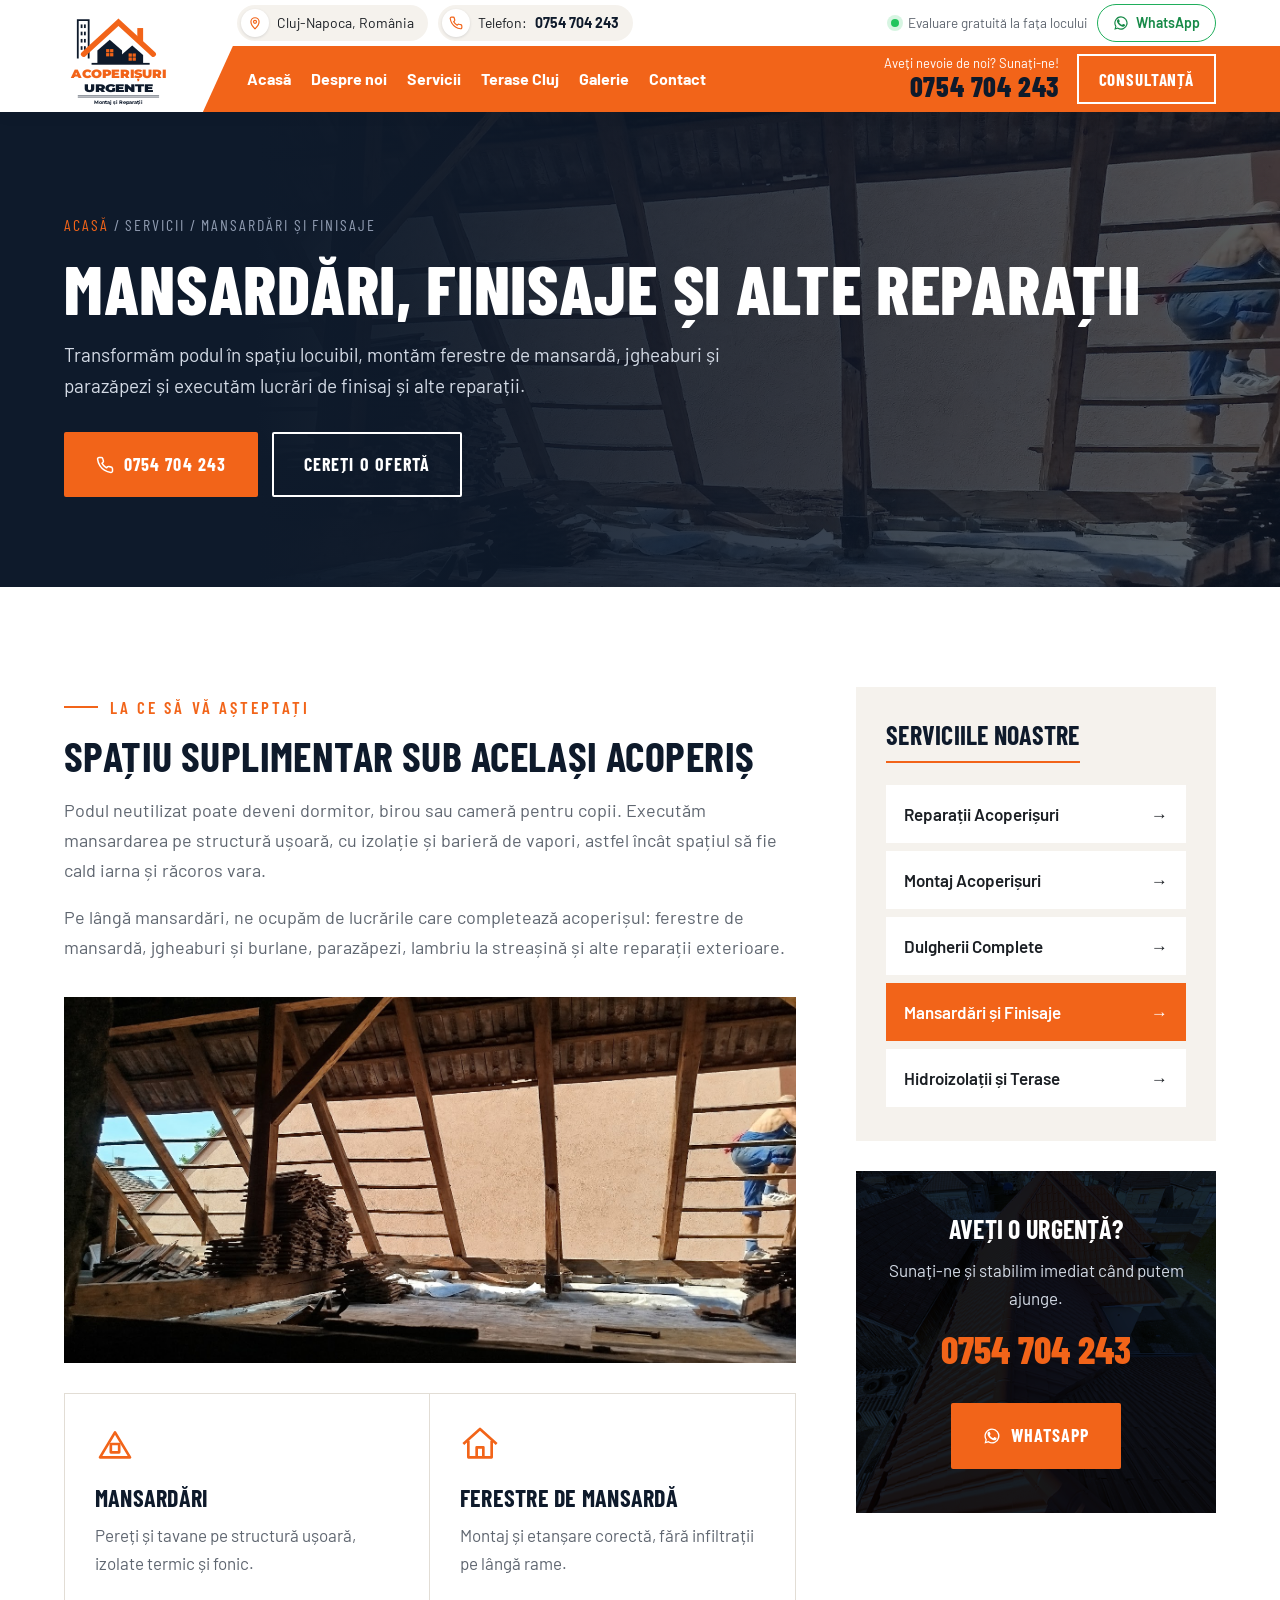
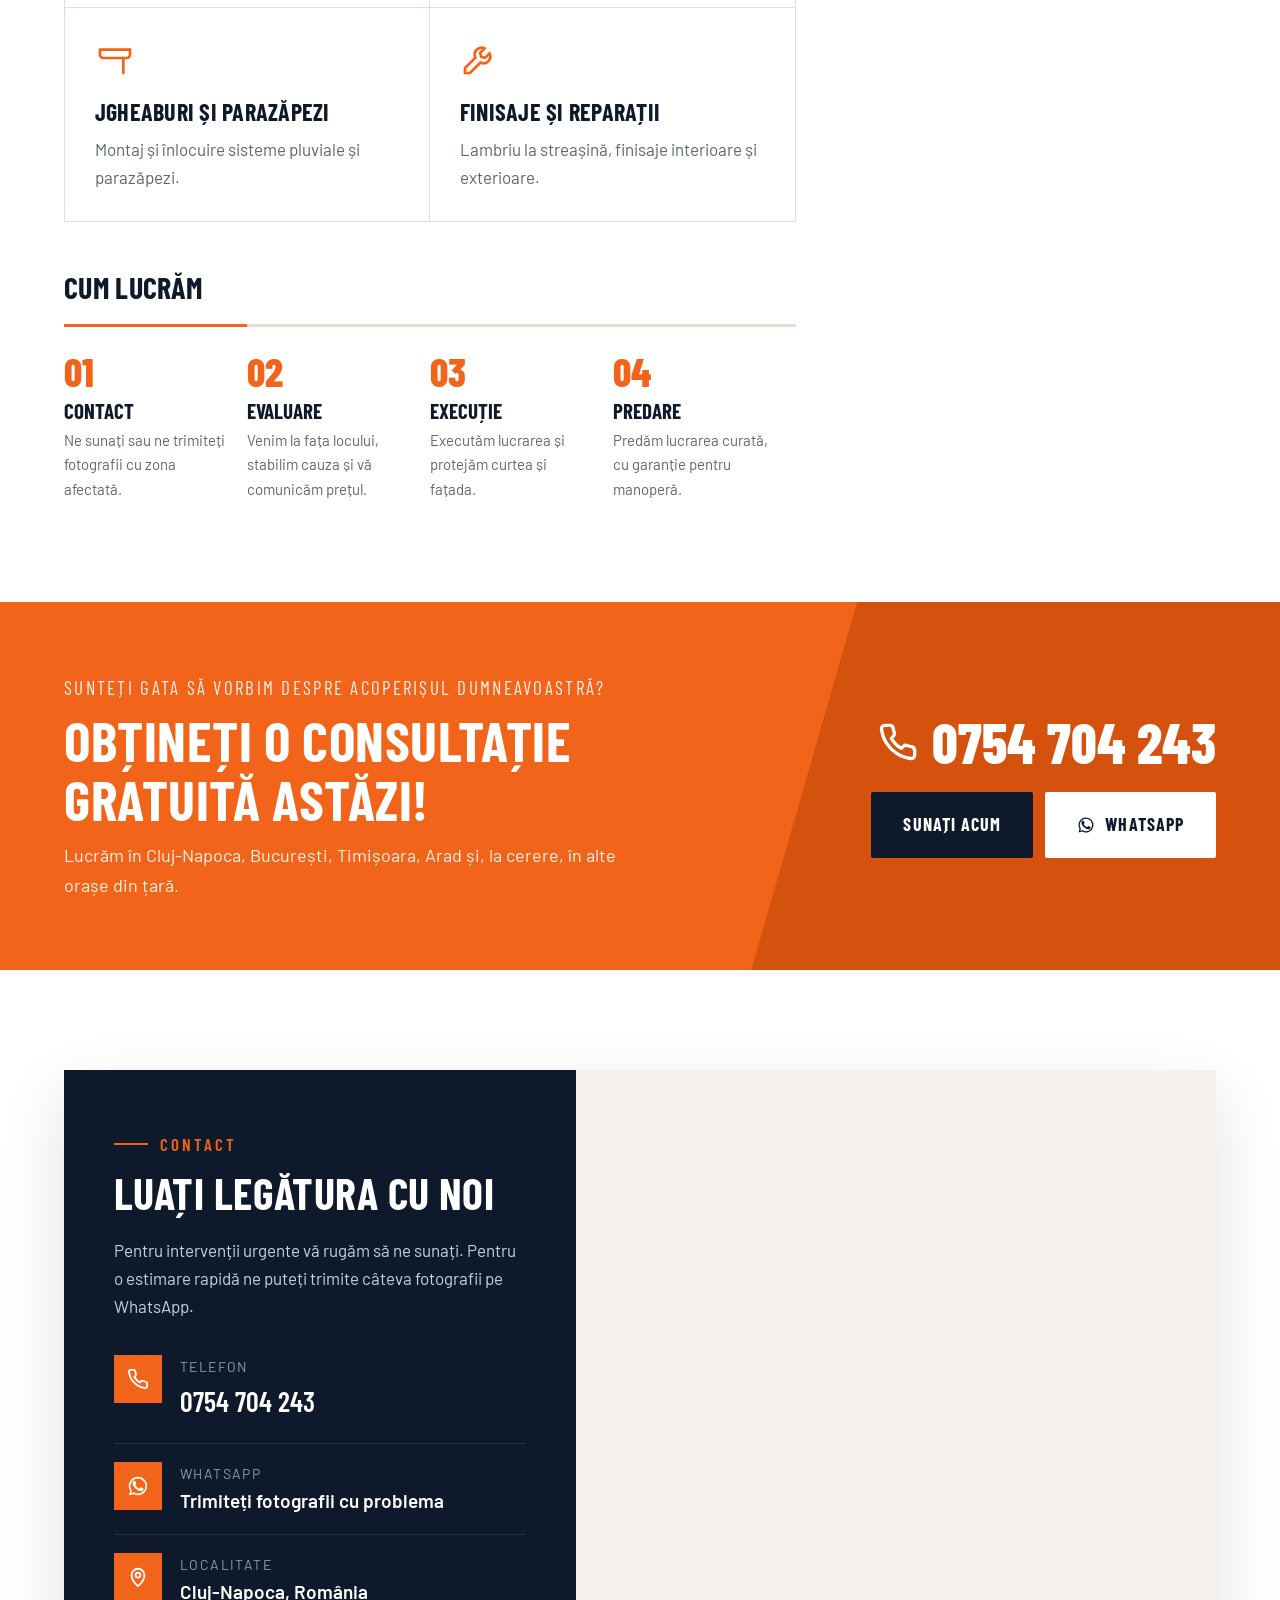
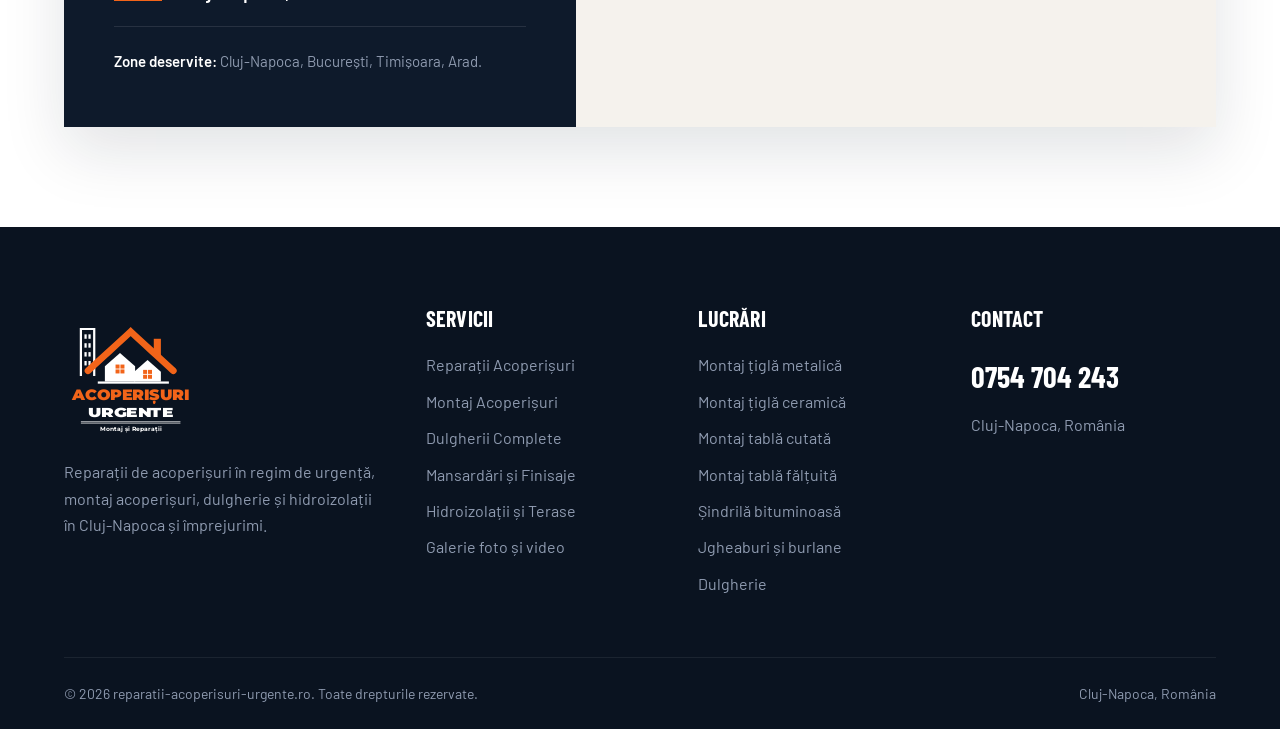
<file: mansardari-finisaje.html>
<!doctype html>
<html lang="ro">
<head>
<meta charset="utf-8">
<meta name="viewport" content="width=device-width, initial-scale=1">
<title>Mansardări, Finisaje și Alte Reparații Cluj-Napoca | Reparații Acoperișuri Urgente</title>
<meta name="description" content="Mansardări pe structură ușoară, ferestre de mansardă, jgheaburi, parazăpezi și lucrări de finisaj. Telefon: 0754 704 243.">
<link rel="canonical" href="https://reparatii-acoperisuri-urgente.ro/mansardari-finisaje.html">
<meta property="og:title" content="Mansardări, Finisaje și Alte Reparații Cluj-Napoca | Reparații Acoperișuri Urgente">
<meta property="og:description" content="Mansardări pe structură ușoară, ferestre de mansardă, jgheaburi, parazăpezi și lucrări de finisaj. Telefon: 0754 704 243.">
<meta property="og:image" content="https://reparatii-acoperisuri-urgente.ro/img/g03.jpg">
<meta name="theme-color" content="#0e1a2b">
<link rel="icon" href="logo/favicon.svg" type="image/svg+xml">
<link rel="preconnect" href="https://fonts.googleapis.com">
<link rel="preconnect" href="https://fonts.gstatic.com" crossorigin>
<link href="https://fonts.googleapis.com/css2?family=Barlow:wght@400;500;600;700&family=Barlow+Condensed:wght@600;700;800&family=Montserrat:wght@700;800;900&display=swap" rel="stylesheet">
<link rel="stylesheet" href="css/style.css">
<script type="application/ld+json">{"@context":"https://schema.org","@type":"RoofingContractor","name":"Reparații Acoperișuri Urgente","telephone":"+40754704243","address":{"@type":"PostalAddress","addressLocality":"Cluj-Napoca","addressCountry":"RO"},"areaServed":"Cluj-Napoca","url":"https://reparatii-acoperisuri-urgente.ro/","aggregateRating":{"@type":"AggregateRating","ratingValue":"4.8","reviewCount":"36"}}</script>
</head>
<body>
<header class="header"><div class="wrap hd">
  <a class="logo" href="index.html" aria-label="Reparații Acoperișuri Urgente"><svg xmlns="http://www.w3.org/2000/svg" viewBox="20 8 300 270">
  <!-- clădire înaltă din contur, în stânga -->
  <path d="M58 150V44h30v106" fill="none" stroke="#0e1a2b" stroke-width="5"/>
  <rect x="66" y="56" width="5" height="10" fill="#0e1a2b"/><rect x="75" y="56" width="5" height="10" fill="#0e1a2b"/><rect x="66" y="76" width="5" height="10" fill="#0e1a2b"/><rect x="75" y="76" width="5" height="10" fill="#0e1a2b"/><rect x="66" y="96" width="5" height="10" fill="#0e1a2b"/><rect x="75" y="96" width="5" height="10" fill="#0e1a2b"/><rect x="66" y="116" width="5" height="10" fill="#0e1a2b"/><rect x="75" y="116" width="5" height="10" fill="#0e1a2b"/>
  <!-- acoperiș mare cu vârfuri arcuite -->
  <path d="M74 138C104 110 140 78 170 50c30 28 66 60 96 88" fill="none" stroke="#f26419" stroke-width="15" stroke-linecap="round"/>
  <rect x="222" y="66" width="16" height="40" fill="#f26419"/>
  <!-- case cu ferestre -->
  <path d="M112 128 146 98l34 30v34h-68z" fill="#0e1a2b"/>
  <rect x="136" y="124" width="9" height="9" fill="#f26419"/><rect x="147" y="124" width="9" height="9" fill="#f26419"/><rect x="136" y="135" width="9" height="9" fill="#f26419"/><rect x="147" y="135" width="9" height="9" fill="#f26419"/>
  <path d="M178 140l30-26 30 26v22h-60z" fill="#0e1a2b"/>
  <rect x="198" y="136" width="9" height="9" fill="#f26419"/><rect x="209" y="136" width="9" height="9" fill="#f26419"/><rect x="198" y="147" width="9" height="9" fill="#f26419"/><rect x="209" y="147" width="9" height="9" fill="#f26419"/>
  <rect x="96" y="162" width="160" height="5" fill="#0e1a2b"/>
  <!-- text -->
  <text x="170" y="204" text-anchor="middle" font-family="Montserrat, Arial, sans-serif" font-weight="900" font-size="34" fill="#f26419" textLength="262" lengthAdjust="spacingAndGlyphs">ACOPERIȘURI</text>
  <text x="170" y="243" text-anchor="middle" font-family="Montserrat, Arial, sans-serif" font-weight="900" font-size="30" fill="#0e1a2b" textLength="190" lengthAdjust="spacingAndGlyphs">URGENTE</text>
  <rect x="58" y="252" width="224" height="2" fill="#0e1a2b"/><rect x="58" y="256" width="224" height="1" fill="#0e1a2b"/>
  <text x="170" y="274" text-anchor="middle" font-family="Montserrat, Arial, sans-serif" font-weight="700" font-size="14" fill="#0e1a2b">Montaj și Reparații</text>
</svg></a>
  <div class="hd-right">
  <div class="hd-top">
    <span class="chip"><i><svg viewBox="0 0 24 24" fill="none" stroke="currentColor" stroke-width="2"><path d="M12 22s7-6.2 7-12a7 7 0 0 0-14 0c0 5.8 7 12 7 12z"/><circle cx="12" cy="10" r="2.6"/></svg></i>Cluj-Napoca, România</span>
    <a class="chip" href="tel:+40754704243"><i><svg viewBox="0 0 24 24" fill="none" stroke="currentColor" stroke-width="2" stroke-linecap="round" stroke-linejoin="round"><path d="M22 16.9v3a2 2 0 0 1-2.2 2 19.8 19.8 0 0 1-8.6-3.1 19.5 19.5 0 0 1-6-6A19.8 19.8 0 0 1 2.1 4.2 2 2 0 0 1 4.1 2h3a2 2 0 0 1 2 1.7c.1.9.4 1.8.7 2.7a2 2 0 0 1-.5 2.1L8 9.8a16 16 0 0 0 6 6l1.3-1.3a2 2 0 0 1 2.1-.4c.9.3 1.8.6 2.7.7a2 2 0 0 1 1.7 2z"/></svg></i><span class="lbl">Telefon:</span> <b>0754 704 243</b></a>
    <span class="hd-note"><i class="dot"></i>Evaluare gratuită la fața locului</span>
    <a class="hd-wa" href="https://wa.me/40754704243?text=Bun%C4%83%20ziua%2C%20am%20o%20problem%C4%83%20la%20acoperi%C8%99%20%C8%99i%20v-a%C8%99%20trimite%20c%C3%A2teva%20poze." target="_blank" rel="noopener"><svg viewBox="0 0 24 24" fill="currentColor"><path d="M17.5 14.4c-.3-.1-1.8-.9-2-1-.3-.1-.5-.1-.7.1-.2.3-.8 1-.9 1.2-.2.2-.3.2-.6.1-.3-.1-1.3-.5-2.4-1.5-.9-.8-1.5-1.8-1.7-2.1-.2-.3 0-.5.1-.6l.4-.5c.2-.2.2-.3.3-.5.1-.2.1-.4 0-.5l-.9-2.2c-.2-.6-.5-.5-.7-.5h-.6c-.2 0-.5.1-.8.4-.3.3-1 1-1 2.5s1.1 2.9 1.2 3.1c.1.2 2.1 3.2 5.1 4.5.7.3 1.3.5 1.7.6.7.2 1.4.2 1.9.1.6-.1 1.8-.7 2-1.4.2-.7.2-1.3.2-1.4-.1-.2-.3-.3-.6-.4zM12 2a10 10 0 0 0-8.6 15.1L2 22l5-1.3A10 10 0 1 0 12 2zm0 18.2c-1.5 0-3-.4-4.3-1.2l-.3-.2-3 .8.8-2.9-.2-.3A8.2 8.2 0 1 1 12 20.2z"/></svg> WhatsApp</a>
  </div>
  <div class="hd-bar">
  <button class="burger" aria-label="Meniu"><span></span><span></span><span></span></button>
  <nav class="nav">
    <a href="index.html">Acasă</a>
    <a href="index.html#despre">Despre noi</a>
    <div class="dd"><span class="active" tabindex="0">Servicii</span>
      <div class="dd-menu"><a href="reparatii-acoperisuri.html">Reparații Acoperișuri</a><a href="montaj-acoperisuri.html">Montaj Acoperișuri</a><a href="dulgherii-complete.html">Dulgherii Complete</a><a href="mansardari-finisaje.html">Mansardări și Finisaje</a><a href="hidroizolatii-terase.html">Hidroizolații și Terase</a></div>
    </div>
    <a href="hidroizolatii-terase.html">Terase Cluj</a>
    <a href="galerie.html">Galerie</a>
    <a href="#contact">Contact</a>
  </nav>
  <a class="head-call" href="tel:+40754704243"><small>Aveți nevoie de noi? Sunați-ne!</small><b>0754 704 243</b></a>
  <a class="btn-cons" href="#contact">Consultanță</a>
  </div>
  </div>
</div></header>
<section class="page-hero" style="--img:url('../img/g01.jpg')"><div class="wrap">
  <div class="crumbs"><a href="index.html">Acasă</a> / Servicii / Mansardări și Finisaje</div>
  <h1>Mansardări, Finisaje și Alte Reparații</h1>
  <p>Transformăm podul în spațiu locuibil, montăm ferestre de mansardă, jgheaburi și parazăpezi și executăm lucrări de finisaj și alte reparații.</p>
  <div style="display:flex;gap:14px;flex-wrap:wrap;margin-top:30px">
    <a class="btn btn-orange" href="tel:+40754704243"><svg viewBox="0 0 24 24" fill="none" stroke="currentColor" stroke-width="2" stroke-linecap="round" stroke-linejoin="round"><path d="M22 16.9v3a2 2 0 0 1-2.2 2 19.8 19.8 0 0 1-8.6-3.1 19.5 19.5 0 0 1-6-6A19.8 19.8 0 0 1 2.1 4.2 2 2 0 0 1 4.1 2h3a2 2 0 0 1 2 1.7c.1.9.4 1.8.7 2.7a2 2 0 0 1-.5 2.1L8 9.8a16 16 0 0 0 6 6l1.3-1.3a2 2 0 0 1 2.1-.4c.9.3 1.8.6 2.7.7a2 2 0 0 1 1.7 2z"/></svg> 0754 704 243</a>
    <a class="btn btn-line" href="#contact">Cereți o ofertă</a>
  </div>
</div></section>
<section><div class="wrap svc-layout">
  <div class="svc-main">
    <div class="over-t">La ce să vă așteptați</div>
    <h2>Spațiu suplimentar sub același acoperiș</h2>
    <p class="lead">Podul neutilizat poate deveni dormitor, birou sau cameră pentru copii. Executăm mansardarea pe structură ușoară, cu izolație și barieră de vapori, astfel încât spațiul să fie cald iarna și răcoros vara.</p><p class="lead">Pe lângă mansardări, ne ocupăm de lucrările care completează acoperișul: ferestre de mansardă, jgheaburi și burlane, parazăpezi, lambriu la streașină și alte reparații exterioare.</p>
    <img class="main-img" src="img/g01.jpg" alt="Mansardări, Finisaje și Alte Reparații" style="object-position:right center">
    <div class="feat"><div><svg viewBox="0 0 24 24" fill="none" stroke="currentColor" stroke-width="1.6" stroke-linejoin="round"><path d="M3 20 12 5l9 15z"/><rect x="9.5" y="12" width="5" height="5"/></svg><h4>Mansardări</h4><p>Pereți și tavane pe structură ușoară, izolate termic și fonic.</p></div><div><svg viewBox="0 0 24 24" fill="none" stroke="currentColor" stroke-width="1.6" stroke-linejoin="round"><path d="M2 12 12 3l10 9"/><path d="M5 10v10h14V10"/><path d="M10 20v-6h4v6"/></svg><h4>Ferestre de mansardă</h4><p>Montaj și etanșare corectă, fără infiltrații pe lângă rame.</p></div><div><svg viewBox="0 0 24 24" fill="none" stroke="currentColor" stroke-width="1.6" stroke-linecap="round"><path d="M3 7h18v3a2 2 0 0 1-2 2H5a2 2 0 0 1-2-2z"/><path d="M17 12v9"/></svg><h4>Jgheaburi și parazăpezi</h4><p>Montaj și înlocuire sisteme pluviale și parazăpezi.</p></div><div><svg viewBox="0 0 24 24" fill="none" stroke="currentColor" stroke-width="1.6" stroke-linecap="round"><path d="M14.7 6.3a4 4 0 0 0-5.4 5.4L3 18v3h3l6.3-6.3a4 4 0 0 0 5.4-5.4l-2.6 2.6-2.4-.6-.6-2.4z"/></svg><h4>Finisaje și reparații</h4><p>Lambriu la streașină, finisaje interioare și exterioare.</p></div></div>
    <h3>Cum lucrăm</h3>
    <div class="steps"><div><span>01</span><b>Contact</b><p>Ne sunați sau ne trimiteți fotografii cu zona afectată.</p></div><div><span>02</span><b>Evaluare</b><p>Venim la fața locului, stabilim cauza și vă comunicăm prețul.</p></div><div><span>03</span><b>Execuție</b><p>Executăm lucrarea și protejăm curtea și fațada.</p></div><div><span>04</span><b>Predare</b><p>Predăm lucrarea curată, cu garanție pentru manoperă.</p></div></div>
  </div>
  
<aside class="aside">
  <div class="box"><h4>Serviciile noastre</h4>
    <a class="lnk" href="reparatii-acoperisuri.html">Reparații Acoperișuri<span>→</span></a><a class="lnk" href="montaj-acoperisuri.html">Montaj Acoperișuri<span>→</span></a><a class="lnk" href="dulgherii-complete.html">Dulgherii Complete<span>→</span></a><a class="lnk on" href="mansardari-finisaje.html">Mansardări și Finisaje<span>→</span></a><a class="lnk" href="hidroizolatii-terase.html">Hidroizolații și Terase<span>→</span></a>
  </div>
  <div class="box call"><h4>Aveți o urgență?</h4><p style="color:#d3dae5;margin:0">Sunați-ne și stabilim imediat când putem ajunge.</p>
    <a class="num" href="tel:+40754704243">0754 704 243</a>
    <a class="btn btn-orange" href="https://wa.me/40754704243?text=Bun%C4%83%20ziua%2C%20am%20o%20problem%C4%83%20la%20acoperi%C8%99%20%C8%99i%20v-a%C8%99%20trimite%20c%C3%A2teva%20poze." target="_blank" rel="noopener"><svg viewBox="0 0 24 24" fill="currentColor"><path d="M17.5 14.4c-.3-.1-1.8-.9-2-1-.3-.1-.5-.1-.7.1-.2.3-.8 1-.9 1.2-.2.2-.3.2-.6.1-.3-.1-1.3-.5-2.4-1.5-.9-.8-1.5-1.8-1.7-2.1-.2-.3 0-.5.1-.6l.4-.5c.2-.2.2-.3.3-.5.1-.2.1-.4 0-.5l-.9-2.2c-.2-.6-.5-.5-.7-.5h-.6c-.2 0-.5.1-.8.4-.3.3-1 1-1 2.5s1.1 2.9 1.2 3.1c.1.2 2.1 3.2 5.1 4.5.7.3 1.3.5 1.7.6.7.2 1.4.2 1.9.1.6-.1 1.8-.7 2-1.4.2-.7.2-1.3.2-1.4-.1-.2-.3-.3-.6-.4zM12 2a10 10 0 0 0-8.6 15.1L2 22l5-1.3A10 10 0 1 0 12 2zm0 18.2c-1.5 0-3-.4-4.3-1.2l-.3-.2-3 .8.8-2.9-.2-.3A8.2 8.2 0 1 1 12 20.2z"/></svg> WhatsApp</a></div>
</aside>
</div></section>
<section class="cta"><div class="wrap">
  <div>
    <div class="small">Sunteți gata să vorbim despre acoperișul dumneavoastră?</div>
    <h2>Obțineți o consultație gratuită astăzi!</h2>
    <p>Lucrăm în Cluj-Napoca, București, Timișoara, Arad și, la cerere, în alte orașe din țară.</p>
  </div>
  <div class="right">
    <a class="phone" href="tel:+40754704243"><svg viewBox="0 0 24 24" fill="none" stroke="currentColor" stroke-width="2" stroke-linecap="round" stroke-linejoin="round"><path d="M22 16.9v3a2 2 0 0 1-2.2 2 19.8 19.8 0 0 1-8.6-3.1 19.5 19.5 0 0 1-6-6A19.8 19.8 0 0 1 2.1 4.2 2 2 0 0 1 4.1 2h3a2 2 0 0 1 2 1.7c.1.9.4 1.8.7 2.7a2 2 0 0 1-.5 2.1L8 9.8a16 16 0 0 0 6 6l1.3-1.3a2 2 0 0 1 2.1-.4c.9.3 1.8.6 2.7.7a2 2 0 0 1 1.7 2z"/></svg>0754 704 243</a>
    <div class="btns">
      <a class="btn btn-navy" href="tel:+40754704243">Sunați acum</a>
      <a class="btn btn-white" href="https://wa.me/40754704243?text=Bun%C4%83%20ziua%2C%20am%20o%20problem%C4%83%20la%20acoperi%C8%99%20%C8%99i%20v-a%C8%99%20trimite%20c%C3%A2teva%20poze." target="_blank" rel="noopener"><svg viewBox="0 0 24 24" fill="currentColor"><path d="M17.5 14.4c-.3-.1-1.8-.9-2-1-.3-.1-.5-.1-.7.1-.2.3-.8 1-.9 1.2-.2.2-.3.2-.6.1-.3-.1-1.3-.5-2.4-1.5-.9-.8-1.5-1.8-1.7-2.1-.2-.3 0-.5.1-.6l.4-.5c.2-.2.2-.3.3-.5.1-.2.1-.4 0-.5l-.9-2.2c-.2-.6-.5-.5-.7-.5h-.6c-.2 0-.5.1-.8.4-.3.3-1 1-1 2.5s1.1 2.9 1.2 3.1c.1.2 2.1 3.2 5.1 4.5.7.3 1.3.5 1.7.6.7.2 1.4.2 1.9.1.6-.1 1.8-.7 2-1.4.2-.7.2-1.3.2-1.4-.1-.2-.3-.3-.6-.4zM12 2a10 10 0 0 0-8.6 15.1L2 22l5-1.3A10 10 0 1 0 12 2zm0 18.2c-1.5 0-3-.4-4.3-1.2l-.3-.2-3 .8.8-2.9-.2-.3A8.2 8.2 0 1 1 12 20.2z"/></svg> WhatsApp</a>
    </div>
  </div>
</div></section>
<section id="contact"><div class="wrap">
  <div class="contact">
    <div class="info">
      <div class="over-t">Contact</div>
      <h2>Luați legătura cu noi</h2>
      <p>Pentru intervenții urgente vă rugăm să ne sunați. Pentru o estimare rapidă ne puteți trimite câteva fotografii pe WhatsApp.</p>
      <div class="item"><span class="ic2"><svg viewBox="0 0 24 24" fill="none" stroke="currentColor" stroke-width="2" stroke-linecap="round" stroke-linejoin="round"><path d="M22 16.9v3a2 2 0 0 1-2.2 2 19.8 19.8 0 0 1-8.6-3.1 19.5 19.5 0 0 1-6-6A19.8 19.8 0 0 1 2.1 4.2 2 2 0 0 1 4.1 2h3a2 2 0 0 1 2 1.7c.1.9.4 1.8.7 2.7a2 2 0 0 1-.5 2.1L8 9.8a16 16 0 0 0 6 6l1.3-1.3a2 2 0 0 1 2.1-.4c.9.3 1.8.6 2.7.7a2 2 0 0 1 1.7 2z"/></svg></span><div><small>Telefon</small><b class="ph"><a href="tel:+40754704243">0754 704 243</a></b></div></div>
      <div class="item"><span class="ic2"><svg viewBox="0 0 24 24" fill="currentColor"><path d="M17.5 14.4c-.3-.1-1.8-.9-2-1-.3-.1-.5-.1-.7.1-.2.3-.8 1-.9 1.2-.2.2-.3.2-.6.1-.3-.1-1.3-.5-2.4-1.5-.9-.8-1.5-1.8-1.7-2.1-.2-.3 0-.5.1-.6l.4-.5c.2-.2.2-.3.3-.5.1-.2.1-.4 0-.5l-.9-2.2c-.2-.6-.5-.5-.7-.5h-.6c-.2 0-.5.1-.8.4-.3.3-1 1-1 2.5s1.1 2.9 1.2 3.1c.1.2 2.1 3.2 5.1 4.5.7.3 1.3.5 1.7.6.7.2 1.4.2 1.9.1.6-.1 1.8-.7 2-1.4.2-.7.2-1.3.2-1.4-.1-.2-.3-.3-.6-.4zM12 2a10 10 0 0 0-8.6 15.1L2 22l5-1.3A10 10 0 1 0 12 2zm0 18.2c-1.5 0-3-.4-4.3-1.2l-.3-.2-3 .8.8-2.9-.2-.3A8.2 8.2 0 1 1 12 20.2z"/></svg></span><div><small>WhatsApp</small><b><a href="https://wa.me/40754704243?text=Bun%C4%83%20ziua%2C%20am%20o%20problem%C4%83%20la%20acoperi%C8%99%20%C8%99i%20v-a%C8%99%20trimite%20c%C3%A2teva%20poze." target="_blank" rel="noopener">Trimiteți fotografii cu problema</a></b></div></div>
      <div class="item"><span class="ic2"><svg viewBox="0 0 24 24" fill="none" stroke="currentColor" stroke-width="2"><path d="M12 22s7-6.2 7-12a7 7 0 0 0-14 0c0 5.8 7 12 7 12z"/><circle cx="12" cy="10" r="2.6"/></svg></span><div><small>Localitate</small><b>Cluj-Napoca, România</b></div></div>
      <div class="zones"><b>Zone deservite:</b> Cluj-Napoca, București, Timișoara, Arad.</div>
    </div>
    <div class="map"><iframe src="https://www.google.com/maps?q=Reparatii+acoperisuri+urgent+cluj&output=embed" loading="lazy" referrerpolicy="no-referrer-when-downgrade" title="Hartă Cluj-Napoca"></iframe></div>
  </div>
</div></section>
<footer class="footer"><div class="wrap">
  <div class="cols">
    <div>
      <a href="index.html" class="logo"><svg xmlns="http://www.w3.org/2000/svg" viewBox="20 8 300 270">
  <!-- clădire înaltă din contur, în stânga -->
  <path d="M58 150V44h30v106" fill="none" stroke="#ffffff" stroke-width="5"/>
  <rect x="66" y="56" width="5" height="10" fill="#ffffff"/><rect x="75" y="56" width="5" height="10" fill="#ffffff"/><rect x="66" y="76" width="5" height="10" fill="#ffffff"/><rect x="75" y="76" width="5" height="10" fill="#ffffff"/><rect x="66" y="96" width="5" height="10" fill="#ffffff"/><rect x="75" y="96" width="5" height="10" fill="#ffffff"/><rect x="66" y="116" width="5" height="10" fill="#ffffff"/><rect x="75" y="116" width="5" height="10" fill="#ffffff"/>
  <!-- acoperiș mare cu vârfuri arcuite -->
  <path d="M74 138C104 110 140 78 170 50c30 28 66 60 96 88" fill="none" stroke="#f26419" stroke-width="15" stroke-linecap="round"/>
  <rect x="222" y="66" width="16" height="40" fill="#f26419"/>
  <!-- case cu ferestre -->
  <path d="M112 128 146 98l34 30v34h-68z" fill="#ffffff"/>
  <rect x="136" y="124" width="9" height="9" fill="#f26419"/><rect x="147" y="124" width="9" height="9" fill="#f26419"/><rect x="136" y="135" width="9" height="9" fill="#f26419"/><rect x="147" y="135" width="9" height="9" fill="#f26419"/>
  <path d="M178 140l30-26 30 26v22h-60z" fill="#ffffff"/>
  <rect x="198" y="136" width="9" height="9" fill="#f26419"/><rect x="209" y="136" width="9" height="9" fill="#f26419"/><rect x="198" y="147" width="9" height="9" fill="#f26419"/><rect x="209" y="147" width="9" height="9" fill="#f26419"/>
  <rect x="96" y="162" width="160" height="5" fill="#ffffff"/>
  <!-- text -->
  <text x="170" y="204" text-anchor="middle" font-family="Montserrat, Arial, sans-serif" font-weight="900" font-size="34" fill="#f26419" textLength="262" lengthAdjust="spacingAndGlyphs">ACOPERIȘURI</text>
  <text x="170" y="243" text-anchor="middle" font-family="Montserrat, Arial, sans-serif" font-weight="900" font-size="30" fill="#ffffff" textLength="190" lengthAdjust="spacingAndGlyphs">URGENTE</text>
  <rect x="58" y="252" width="224" height="2" fill="#ffffff"/><rect x="58" y="256" width="224" height="1" fill="#ffffff"/>
  <text x="170" y="274" text-anchor="middle" font-family="Montserrat, Arial, sans-serif" font-weight="700" font-size="14" fill="#ffffff">Montaj și Reparații</text>
</svg></a>
      <p style="margin-top:20px">Reparații de acoperișuri în regim de urgență, montaj acoperișuri, dulgherie și hidroizolații în Cluj-Napoca și împrejurimi.</p>
    </div>
    <div><h4>Servicii</h4><ul><li><a href="reparatii-acoperisuri.html">Reparații Acoperișuri</a></li><li><a href="montaj-acoperisuri.html">Montaj Acoperișuri</a></li><li><a href="dulgherii-complete.html">Dulgherii Complete</a></li><li><a href="mansardari-finisaje.html">Mansardări și Finisaje</a></li><li><a href="hidroizolatii-terase.html">Hidroizolații și Terase</a></li><li><a href="galerie.html">Galerie foto și video</a></li></ul></div>
    <div><h4>Lucrări</h4><ul>
      <li><a href="montaj-acoperisuri.html">Montaj țiglă metalică</a></li>
      <li><a href="montaj-acoperisuri.html">Montaj țiglă ceramică</a></li>
      <li><a href="montaj-acoperisuri.html">Montaj tablă cutată</a></li>
      <li><a href="montaj-acoperisuri.html">Montaj tablă fălțuită</a></li>
      <li><a href="mansardari-finisaje.html">Șindrilă bituminoasă</a></li>
      <li><a href="mansardari-finisaje.html">Jgheaburi și burlane</a></li>
      <li><a href="dulgherii-complete.html">Dulgherie</a></li>
    </ul></div>
    <div><h4>Contact</h4><ul>
      <li><a class="ph" href="tel:+40754704243">0754 704 243</a></li>
      <li>Cluj-Napoca, România</li>
    </ul></div>
  </div>
  <div class="bottom"><span>© <span data-year>2026</span> reparatii-acoperisuri-urgente.ro. Toate drepturile rezervate.</span><span>Cluj-Napoca, România</span></div>
</div></footer>
<a class="float-call" href="tel:+40754704243" aria-label="Sunați acum"><svg viewBox="0 0 24 24" fill="none" stroke="currentColor" stroke-width="2" stroke-linecap="round" stroke-linejoin="round"><path d="M22 16.9v3a2 2 0 0 1-2.2 2 19.8 19.8 0 0 1-8.6-3.1 19.5 19.5 0 0 1-6-6A19.8 19.8 0 0 1 2.1 4.2 2 2 0 0 1 4.1 2h3a2 2 0 0 1 2 1.7c.1.9.4 1.8.7 2.7a2 2 0 0 1-.5 2.1L8 9.8a16 16 0 0 0 6 6l1.3-1.3a2 2 0 0 1 2.1-.4c.9.3 1.8.6 2.7.7a2 2 0 0 1 1.7 2z"/></svg></a>
<script src="js/main.js"></script>
</body>
</html>
</file>
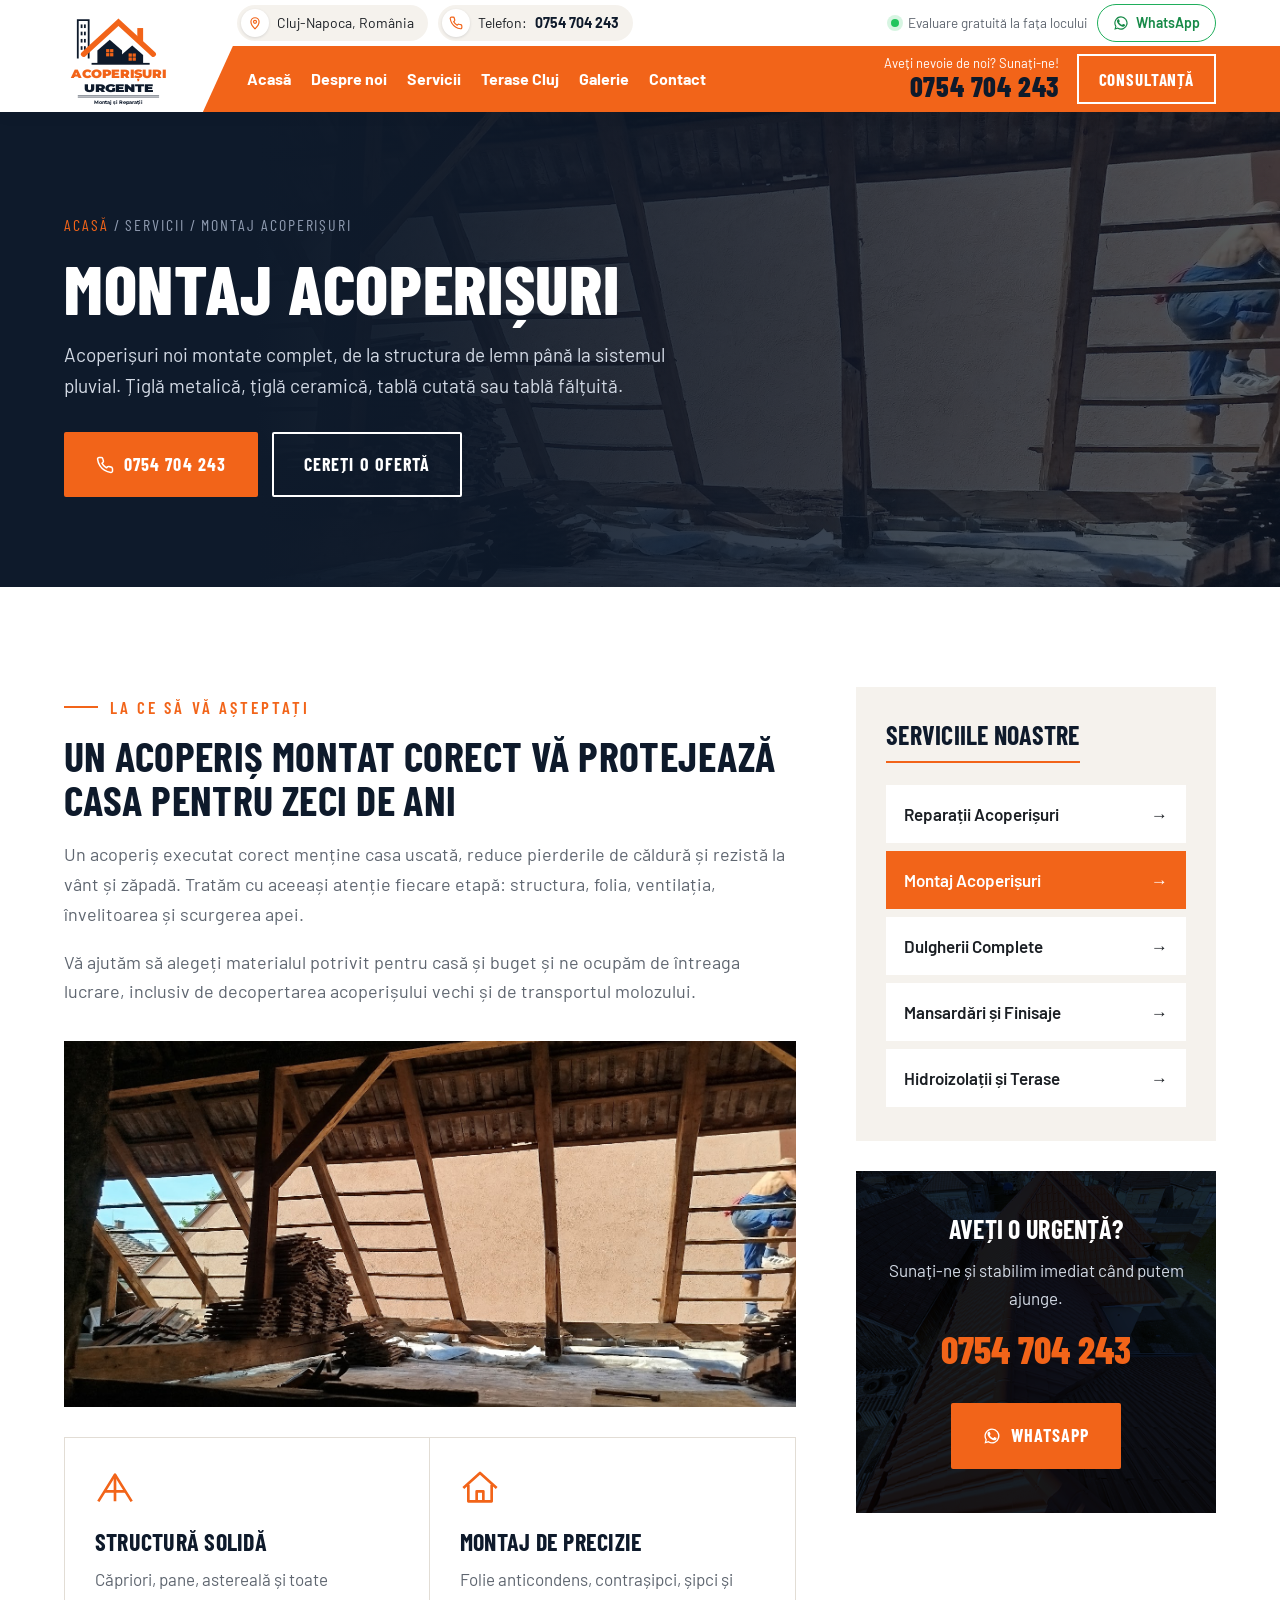
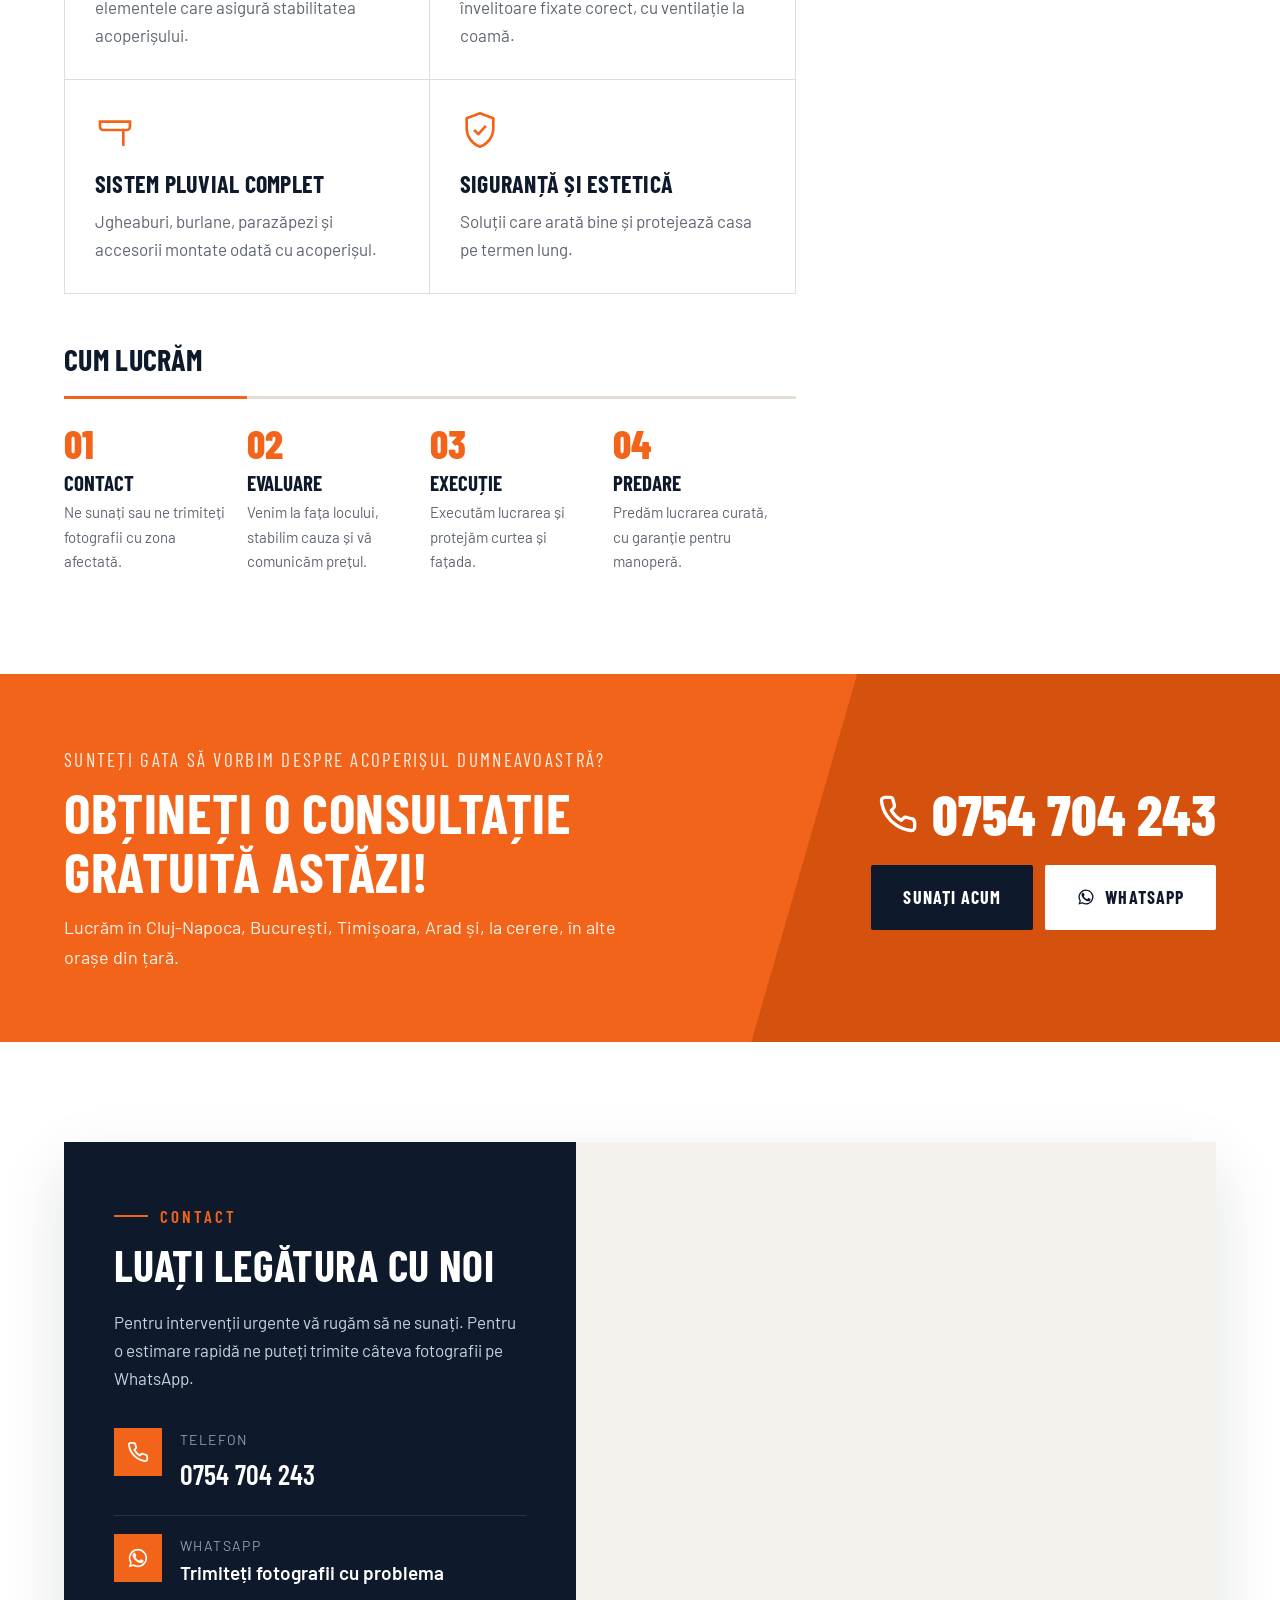
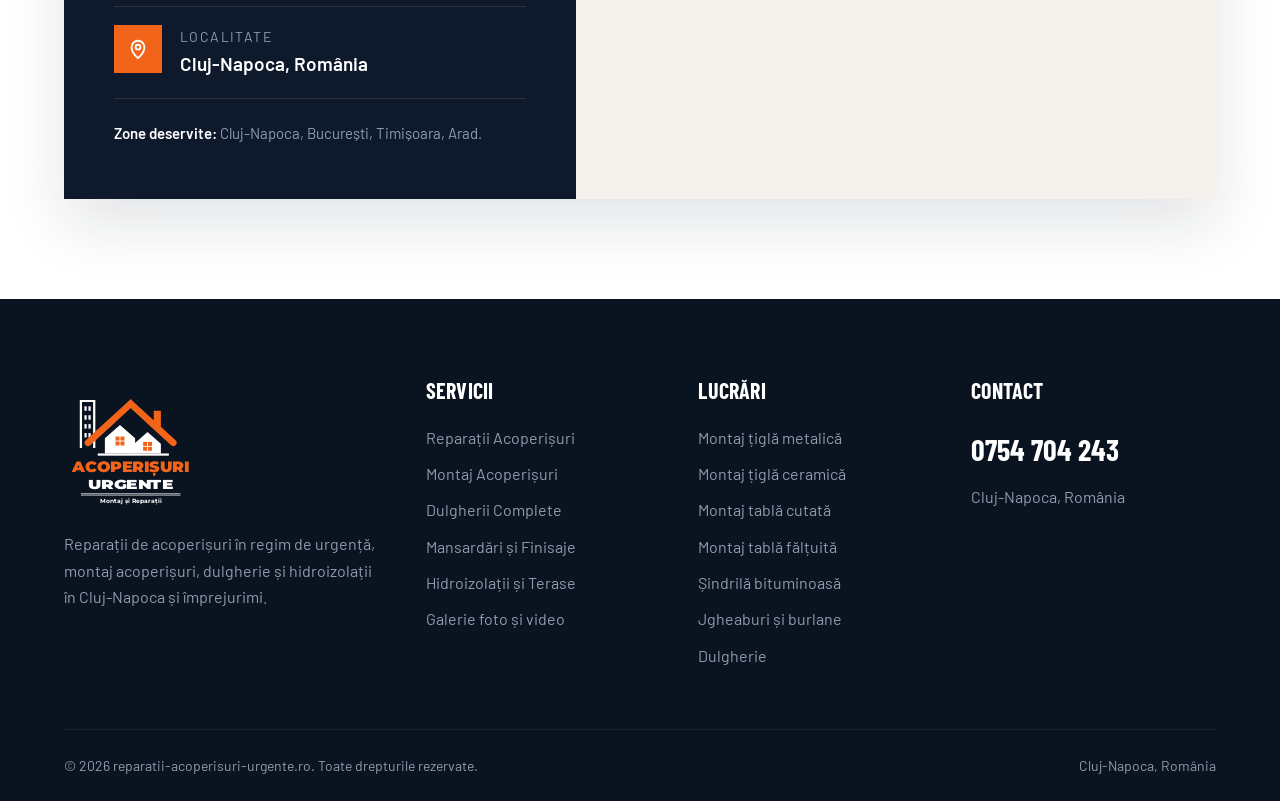
<file: montaj-acoperisuri.html>
<!doctype html>
<html lang="ro">
<head>
<meta charset="utf-8">
<meta name="viewport" content="width=device-width, initial-scale=1">
<title>Montaj Acoperișuri Cluj-Napoca | Reparații Acoperișuri Urgente</title>
<meta name="description" content="Acoperișuri noi la cheie: structură, folie, șipci, învelitoare din țiglă metalică, ceramică sau tablă și sistem pluvial. Telefon: 0754 704 243.">
<link rel="canonical" href="https://reparatii-acoperisuri-urgente.ro/montaj-acoperisuri.html">
<meta property="og:title" content="Montaj Acoperișuri Cluj-Napoca | Reparații Acoperișuri Urgente">
<meta property="og:description" content="Acoperișuri noi la cheie: structură, folie, șipci, învelitoare din țiglă metalică, ceramică sau tablă și sistem pluvial. Telefon: 0754 704 243.">
<meta property="og:image" content="https://reparatii-acoperisuri-urgente.ro/img/g03.jpg">
<meta name="theme-color" content="#0e1a2b">
<link rel="icon" href="logo/favicon.svg" type="image/svg+xml">
<link rel="preconnect" href="https://fonts.googleapis.com">
<link rel="preconnect" href="https://fonts.gstatic.com" crossorigin>
<link href="https://fonts.googleapis.com/css2?family=Barlow:wght@400;500;600;700&family=Barlow+Condensed:wght@600;700;800&family=Montserrat:wght@700;800;900&display=swap" rel="stylesheet">
<link rel="stylesheet" href="css/style.css">
<script type="application/ld+json">{"@context":"https://schema.org","@type":"RoofingContractor","name":"Reparații Acoperișuri Urgente","telephone":"+40754704243","address":{"@type":"PostalAddress","addressLocality":"Cluj-Napoca","addressCountry":"RO"},"areaServed":"Cluj-Napoca","url":"https://reparatii-acoperisuri-urgente.ro/","aggregateRating":{"@type":"AggregateRating","ratingValue":"4.8","reviewCount":"36"}}</script>
</head>
<body>
<header class="header"><div class="wrap hd">
  <a class="logo" href="index.html" aria-label="Reparații Acoperișuri Urgente"><svg xmlns="http://www.w3.org/2000/svg" viewBox="20 8 300 270">
  <!-- clădire înaltă din contur, în stânga -->
  <path d="M58 150V44h30v106" fill="none" stroke="#0e1a2b" stroke-width="5"/>
  <rect x="66" y="56" width="5" height="10" fill="#0e1a2b"/><rect x="75" y="56" width="5" height="10" fill="#0e1a2b"/><rect x="66" y="76" width="5" height="10" fill="#0e1a2b"/><rect x="75" y="76" width="5" height="10" fill="#0e1a2b"/><rect x="66" y="96" width="5" height="10" fill="#0e1a2b"/><rect x="75" y="96" width="5" height="10" fill="#0e1a2b"/><rect x="66" y="116" width="5" height="10" fill="#0e1a2b"/><rect x="75" y="116" width="5" height="10" fill="#0e1a2b"/>
  <!-- acoperiș mare cu vârfuri arcuite -->
  <path d="M74 138C104 110 140 78 170 50c30 28 66 60 96 88" fill="none" stroke="#f26419" stroke-width="15" stroke-linecap="round"/>
  <rect x="222" y="66" width="16" height="40" fill="#f26419"/>
  <!-- case cu ferestre -->
  <path d="M112 128 146 98l34 30v34h-68z" fill="#0e1a2b"/>
  <rect x="136" y="124" width="9" height="9" fill="#f26419"/><rect x="147" y="124" width="9" height="9" fill="#f26419"/><rect x="136" y="135" width="9" height="9" fill="#f26419"/><rect x="147" y="135" width="9" height="9" fill="#f26419"/>
  <path d="M178 140l30-26 30 26v22h-60z" fill="#0e1a2b"/>
  <rect x="198" y="136" width="9" height="9" fill="#f26419"/><rect x="209" y="136" width="9" height="9" fill="#f26419"/><rect x="198" y="147" width="9" height="9" fill="#f26419"/><rect x="209" y="147" width="9" height="9" fill="#f26419"/>
  <rect x="96" y="162" width="160" height="5" fill="#0e1a2b"/>
  <!-- text -->
  <text x="170" y="204" text-anchor="middle" font-family="Montserrat, Arial, sans-serif" font-weight="900" font-size="34" fill="#f26419" textLength="262" lengthAdjust="spacingAndGlyphs">ACOPERIȘURI</text>
  <text x="170" y="243" text-anchor="middle" font-family="Montserrat, Arial, sans-serif" font-weight="900" font-size="30" fill="#0e1a2b" textLength="190" lengthAdjust="spacingAndGlyphs">URGENTE</text>
  <rect x="58" y="252" width="224" height="2" fill="#0e1a2b"/><rect x="58" y="256" width="224" height="1" fill="#0e1a2b"/>
  <text x="170" y="274" text-anchor="middle" font-family="Montserrat, Arial, sans-serif" font-weight="700" font-size="14" fill="#0e1a2b">Montaj și Reparații</text>
</svg></a>
  <div class="hd-right">
  <div class="hd-top">
    <span class="chip"><i><svg viewBox="0 0 24 24" fill="none" stroke="currentColor" stroke-width="2"><path d="M12 22s7-6.2 7-12a7 7 0 0 0-14 0c0 5.8 7 12 7 12z"/><circle cx="12" cy="10" r="2.6"/></svg></i>Cluj-Napoca, România</span>
    <a class="chip" href="tel:+40754704243"><i><svg viewBox="0 0 24 24" fill="none" stroke="currentColor" stroke-width="2" stroke-linecap="round" stroke-linejoin="round"><path d="M22 16.9v3a2 2 0 0 1-2.2 2 19.8 19.8 0 0 1-8.6-3.1 19.5 19.5 0 0 1-6-6A19.8 19.8 0 0 1 2.1 4.2 2 2 0 0 1 4.1 2h3a2 2 0 0 1 2 1.7c.1.9.4 1.8.7 2.7a2 2 0 0 1-.5 2.1L8 9.8a16 16 0 0 0 6 6l1.3-1.3a2 2 0 0 1 2.1-.4c.9.3 1.8.6 2.7.7a2 2 0 0 1 1.7 2z"/></svg></i><span class="lbl">Telefon:</span> <b>0754 704 243</b></a>
    <span class="hd-note"><i class="dot"></i>Evaluare gratuită la fața locului</span>
    <a class="hd-wa" href="https://wa.me/40754704243?text=Bun%C4%83%20ziua%2C%20am%20o%20problem%C4%83%20la%20acoperi%C8%99%20%C8%99i%20v-a%C8%99%20trimite%20c%C3%A2teva%20poze." target="_blank" rel="noopener"><svg viewBox="0 0 24 24" fill="currentColor"><path d="M17.5 14.4c-.3-.1-1.8-.9-2-1-.3-.1-.5-.1-.7.1-.2.3-.8 1-.9 1.2-.2.2-.3.2-.6.1-.3-.1-1.3-.5-2.4-1.5-.9-.8-1.5-1.8-1.7-2.1-.2-.3 0-.5.1-.6l.4-.5c.2-.2.2-.3.3-.5.1-.2.1-.4 0-.5l-.9-2.2c-.2-.6-.5-.5-.7-.5h-.6c-.2 0-.5.1-.8.4-.3.3-1 1-1 2.5s1.1 2.9 1.2 3.1c.1.2 2.1 3.2 5.1 4.5.7.3 1.3.5 1.7.6.7.2 1.4.2 1.9.1.6-.1 1.8-.7 2-1.4.2-.7.2-1.3.2-1.4-.1-.2-.3-.3-.6-.4zM12 2a10 10 0 0 0-8.6 15.1L2 22l5-1.3A10 10 0 1 0 12 2zm0 18.2c-1.5 0-3-.4-4.3-1.2l-.3-.2-3 .8.8-2.9-.2-.3A8.2 8.2 0 1 1 12 20.2z"/></svg> WhatsApp</a>
  </div>
  <div class="hd-bar">
  <button class="burger" aria-label="Meniu"><span></span><span></span><span></span></button>
  <nav class="nav">
    <a href="index.html">Acasă</a>
    <a href="index.html#despre">Despre noi</a>
    <div class="dd"><span class="active" tabindex="0">Servicii</span>
      <div class="dd-menu"><a href="reparatii-acoperisuri.html">Reparații Acoperișuri</a><a href="montaj-acoperisuri.html">Montaj Acoperișuri</a><a href="dulgherii-complete.html">Dulgherii Complete</a><a href="mansardari-finisaje.html">Mansardări și Finisaje</a><a href="hidroizolatii-terase.html">Hidroizolații și Terase</a></div>
    </div>
    <a href="hidroizolatii-terase.html">Terase Cluj</a>
    <a href="galerie.html">Galerie</a>
    <a href="#contact">Contact</a>
  </nav>
  <a class="head-call" href="tel:+40754704243"><small>Aveți nevoie de noi? Sunați-ne!</small><b>0754 704 243</b></a>
  <a class="btn-cons" href="#contact">Consultanță</a>
  </div>
  </div>
</div></header>
<section class="page-hero" style="--img:url('../img/g01.jpg')"><div class="wrap">
  <div class="crumbs"><a href="index.html">Acasă</a> / Servicii / Montaj Acoperișuri</div>
  <h1>Montaj Acoperișuri</h1>
  <p>Acoperișuri noi montate complet, de la structura de lemn până la sistemul pluvial. Țiglă metalică, țiglă ceramică, tablă cutată sau tablă fălțuită.</p>
  <div style="display:flex;gap:14px;flex-wrap:wrap;margin-top:30px">
    <a class="btn btn-orange" href="tel:+40754704243"><svg viewBox="0 0 24 24" fill="none" stroke="currentColor" stroke-width="2" stroke-linecap="round" stroke-linejoin="round"><path d="M22 16.9v3a2 2 0 0 1-2.2 2 19.8 19.8 0 0 1-8.6-3.1 19.5 19.5 0 0 1-6-6A19.8 19.8 0 0 1 2.1 4.2 2 2 0 0 1 4.1 2h3a2 2 0 0 1 2 1.7c.1.9.4 1.8.7 2.7a2 2 0 0 1-.5 2.1L8 9.8a16 16 0 0 0 6 6l1.3-1.3a2 2 0 0 1 2.1-.4c.9.3 1.8.6 2.7.7a2 2 0 0 1 1.7 2z"/></svg> 0754 704 243</a>
    <a class="btn btn-line" href="#contact">Cereți o ofertă</a>
  </div>
</div></section>
<section><div class="wrap svc-layout">
  <div class="svc-main">
    <div class="over-t">La ce să vă așteptați</div>
    <h2>Un acoperiș montat corect vă protejează casa pentru zeci de ani</h2>
    <p class="lead">Un acoperiș executat corect menține casa uscată, reduce pierderile de căldură și rezistă la vânt și zăpadă. Tratăm cu aceeași atenție fiecare etapă: structura, folia, ventilația, învelitoarea și scurgerea apei.</p><p class="lead">Vă ajutăm să alegeți materialul potrivit pentru casă și buget și ne ocupăm de întreaga lucrare, inclusiv de decopertarea acoperișului vechi și de transportul molozului.</p>
    <img class="main-img" src="img/g01.jpg" alt="Montaj Acoperișuri" style="object-position:center 40%">
    <div class="feat"><div><svg viewBox="0 0 24 24" fill="none" stroke="currentColor" stroke-width="1.6" stroke-linejoin="round"><path d="M2 20 12 4l10 16"/><path d="M6 14h12M12 4v16"/></svg><h4>Structură solidă</h4><p>Căpriori, pane, astereală și toate elementele care asigură stabilitatea acoperișului.</p></div><div><svg viewBox="0 0 24 24" fill="none" stroke="currentColor" stroke-width="1.6" stroke-linejoin="round"><path d="M2 12 12 3l10 9"/><path d="M5 10v10h14V10"/><path d="M10 20v-6h4v6"/></svg><h4>Montaj de precizie</h4><p>Folie anticondens, contrașipci, șipci și învelitoare fixate corect, cu ventilație la coamă.</p></div><div><svg viewBox="0 0 24 24" fill="none" stroke="currentColor" stroke-width="1.6" stroke-linecap="round"><path d="M3 7h18v3a2 2 0 0 1-2 2H5a2 2 0 0 1-2-2z"/><path d="M17 12v9"/></svg><h4>Sistem pluvial complet</h4><p>Jgheaburi, burlane, parazăpezi și accesorii montate odată cu acoperișul.</p></div><div><svg viewBox="0 0 24 24" fill="none" stroke="currentColor" stroke-width="1.6" stroke-linejoin="round"><path d="M12 2 4 5v6c0 5 3.4 9.4 8 11 4.6-1.6 8-6 8-11V5z"/><path d="m8.5 12 2.5 2.5 4.5-5"/></svg><h4>Siguranță și estetică</h4><p>Soluții care arată bine și protejează casa pe termen lung.</p></div></div>
    <h3>Cum lucrăm</h3>
    <div class="steps"><div><span>01</span><b>Contact</b><p>Ne sunați sau ne trimiteți fotografii cu zona afectată.</p></div><div><span>02</span><b>Evaluare</b><p>Venim la fața locului, stabilim cauza și vă comunicăm prețul.</p></div><div><span>03</span><b>Execuție</b><p>Executăm lucrarea și protejăm curtea și fațada.</p></div><div><span>04</span><b>Predare</b><p>Predăm lucrarea curată, cu garanție pentru manoperă.</p></div></div>
  </div>
  
<aside class="aside">
  <div class="box"><h4>Serviciile noastre</h4>
    <a class="lnk" href="reparatii-acoperisuri.html">Reparații Acoperișuri<span>→</span></a><a class="lnk on" href="montaj-acoperisuri.html">Montaj Acoperișuri<span>→</span></a><a class="lnk" href="dulgherii-complete.html">Dulgherii Complete<span>→</span></a><a class="lnk" href="mansardari-finisaje.html">Mansardări și Finisaje<span>→</span></a><a class="lnk" href="hidroizolatii-terase.html">Hidroizolații și Terase<span>→</span></a>
  </div>
  <div class="box call"><h4>Aveți o urgență?</h4><p style="color:#d3dae5;margin:0">Sunați-ne și stabilim imediat când putem ajunge.</p>
    <a class="num" href="tel:+40754704243">0754 704 243</a>
    <a class="btn btn-orange" href="https://wa.me/40754704243?text=Bun%C4%83%20ziua%2C%20am%20o%20problem%C4%83%20la%20acoperi%C8%99%20%C8%99i%20v-a%C8%99%20trimite%20c%C3%A2teva%20poze." target="_blank" rel="noopener"><svg viewBox="0 0 24 24" fill="currentColor"><path d="M17.5 14.4c-.3-.1-1.8-.9-2-1-.3-.1-.5-.1-.7.1-.2.3-.8 1-.9 1.2-.2.2-.3.2-.6.1-.3-.1-1.3-.5-2.4-1.5-.9-.8-1.5-1.8-1.7-2.1-.2-.3 0-.5.1-.6l.4-.5c.2-.2.2-.3.3-.5.1-.2.1-.4 0-.5l-.9-2.2c-.2-.6-.5-.5-.7-.5h-.6c-.2 0-.5.1-.8.4-.3.3-1 1-1 2.5s1.1 2.9 1.2 3.1c.1.2 2.1 3.2 5.1 4.5.7.3 1.3.5 1.7.6.7.2 1.4.2 1.9.1.6-.1 1.8-.7 2-1.4.2-.7.2-1.3.2-1.4-.1-.2-.3-.3-.6-.4zM12 2a10 10 0 0 0-8.6 15.1L2 22l5-1.3A10 10 0 1 0 12 2zm0 18.2c-1.5 0-3-.4-4.3-1.2l-.3-.2-3 .8.8-2.9-.2-.3A8.2 8.2 0 1 1 12 20.2z"/></svg> WhatsApp</a></div>
</aside>
</div></section>
<section class="cta"><div class="wrap">
  <div>
    <div class="small">Sunteți gata să vorbim despre acoperișul dumneavoastră?</div>
    <h2>Obțineți o consultație gratuită astăzi!</h2>
    <p>Lucrăm în Cluj-Napoca, București, Timișoara, Arad și, la cerere, în alte orașe din țară.</p>
  </div>
  <div class="right">
    <a class="phone" href="tel:+40754704243"><svg viewBox="0 0 24 24" fill="none" stroke="currentColor" stroke-width="2" stroke-linecap="round" stroke-linejoin="round"><path d="M22 16.9v3a2 2 0 0 1-2.2 2 19.8 19.8 0 0 1-8.6-3.1 19.5 19.5 0 0 1-6-6A19.8 19.8 0 0 1 2.1 4.2 2 2 0 0 1 4.1 2h3a2 2 0 0 1 2 1.7c.1.9.4 1.8.7 2.7a2 2 0 0 1-.5 2.1L8 9.8a16 16 0 0 0 6 6l1.3-1.3a2 2 0 0 1 2.1-.4c.9.3 1.8.6 2.7.7a2 2 0 0 1 1.7 2z"/></svg>0754 704 243</a>
    <div class="btns">
      <a class="btn btn-navy" href="tel:+40754704243">Sunați acum</a>
      <a class="btn btn-white" href="https://wa.me/40754704243?text=Bun%C4%83%20ziua%2C%20am%20o%20problem%C4%83%20la%20acoperi%C8%99%20%C8%99i%20v-a%C8%99%20trimite%20c%C3%A2teva%20poze." target="_blank" rel="noopener"><svg viewBox="0 0 24 24" fill="currentColor"><path d="M17.5 14.4c-.3-.1-1.8-.9-2-1-.3-.1-.5-.1-.7.1-.2.3-.8 1-.9 1.2-.2.2-.3.2-.6.1-.3-.1-1.3-.5-2.4-1.5-.9-.8-1.5-1.8-1.7-2.1-.2-.3 0-.5.1-.6l.4-.5c.2-.2.2-.3.3-.5.1-.2.1-.4 0-.5l-.9-2.2c-.2-.6-.5-.5-.7-.5h-.6c-.2 0-.5.1-.8.4-.3.3-1 1-1 2.5s1.1 2.9 1.2 3.1c.1.2 2.1 3.2 5.1 4.5.7.3 1.3.5 1.7.6.7.2 1.4.2 1.9.1.6-.1 1.8-.7 2-1.4.2-.7.2-1.3.2-1.4-.1-.2-.3-.3-.6-.4zM12 2a10 10 0 0 0-8.6 15.1L2 22l5-1.3A10 10 0 1 0 12 2zm0 18.2c-1.5 0-3-.4-4.3-1.2l-.3-.2-3 .8.8-2.9-.2-.3A8.2 8.2 0 1 1 12 20.2z"/></svg> WhatsApp</a>
    </div>
  </div>
</div></section>
<section id="contact"><div class="wrap">
  <div class="contact">
    <div class="info">
      <div class="over-t">Contact</div>
      <h2>Luați legătura cu noi</h2>
      <p>Pentru intervenții urgente vă rugăm să ne sunați. Pentru o estimare rapidă ne puteți trimite câteva fotografii pe WhatsApp.</p>
      <div class="item"><span class="ic2"><svg viewBox="0 0 24 24" fill="none" stroke="currentColor" stroke-width="2" stroke-linecap="round" stroke-linejoin="round"><path d="M22 16.9v3a2 2 0 0 1-2.2 2 19.8 19.8 0 0 1-8.6-3.1 19.5 19.5 0 0 1-6-6A19.8 19.8 0 0 1 2.1 4.2 2 2 0 0 1 4.1 2h3a2 2 0 0 1 2 1.7c.1.9.4 1.8.7 2.7a2 2 0 0 1-.5 2.1L8 9.8a16 16 0 0 0 6 6l1.3-1.3a2 2 0 0 1 2.1-.4c.9.3 1.8.6 2.7.7a2 2 0 0 1 1.7 2z"/></svg></span><div><small>Telefon</small><b class="ph"><a href="tel:+40754704243">0754 704 243</a></b></div></div>
      <div class="item"><span class="ic2"><svg viewBox="0 0 24 24" fill="currentColor"><path d="M17.5 14.4c-.3-.1-1.8-.9-2-1-.3-.1-.5-.1-.7.1-.2.3-.8 1-.9 1.2-.2.2-.3.2-.6.1-.3-.1-1.3-.5-2.4-1.5-.9-.8-1.5-1.8-1.7-2.1-.2-.3 0-.5.1-.6l.4-.5c.2-.2.2-.3.3-.5.1-.2.1-.4 0-.5l-.9-2.2c-.2-.6-.5-.5-.7-.5h-.6c-.2 0-.5.1-.8.4-.3.3-1 1-1 2.5s1.1 2.9 1.2 3.1c.1.2 2.1 3.2 5.1 4.5.7.3 1.3.5 1.7.6.7.2 1.4.2 1.9.1.6-.1 1.8-.7 2-1.4.2-.7.2-1.3.2-1.4-.1-.2-.3-.3-.6-.4zM12 2a10 10 0 0 0-8.6 15.1L2 22l5-1.3A10 10 0 1 0 12 2zm0 18.2c-1.5 0-3-.4-4.3-1.2l-.3-.2-3 .8.8-2.9-.2-.3A8.2 8.2 0 1 1 12 20.2z"/></svg></span><div><small>WhatsApp</small><b><a href="https://wa.me/40754704243?text=Bun%C4%83%20ziua%2C%20am%20o%20problem%C4%83%20la%20acoperi%C8%99%20%C8%99i%20v-a%C8%99%20trimite%20c%C3%A2teva%20poze." target="_blank" rel="noopener">Trimiteți fotografii cu problema</a></b></div></div>
      <div class="item"><span class="ic2"><svg viewBox="0 0 24 24" fill="none" stroke="currentColor" stroke-width="2"><path d="M12 22s7-6.2 7-12a7 7 0 0 0-14 0c0 5.8 7 12 7 12z"/><circle cx="12" cy="10" r="2.6"/></svg></span><div><small>Localitate</small><b>Cluj-Napoca, România</b></div></div>
      <div class="zones"><b>Zone deservite:</b> Cluj-Napoca, București, Timișoara, Arad.</div>
    </div>
    <div class="map"><iframe src="https://www.google.com/maps?q=Reparatii+acoperisuri+urgent+cluj&output=embed" loading="lazy" referrerpolicy="no-referrer-when-downgrade" title="Hartă Cluj-Napoca"></iframe></div>
  </div>
</div></section>
<footer class="footer"><div class="wrap">
  <div class="cols">
    <div>
      <a href="index.html" class="logo"><svg xmlns="http://www.w3.org/2000/svg" viewBox="20 8 300 270">
  <!-- clădire înaltă din contur, în stânga -->
  <path d="M58 150V44h30v106" fill="none" stroke="#ffffff" stroke-width="5"/>
  <rect x="66" y="56" width="5" height="10" fill="#ffffff"/><rect x="75" y="56" width="5" height="10" fill="#ffffff"/><rect x="66" y="76" width="5" height="10" fill="#ffffff"/><rect x="75" y="76" width="5" height="10" fill="#ffffff"/><rect x="66" y="96" width="5" height="10" fill="#ffffff"/><rect x="75" y="96" width="5" height="10" fill="#ffffff"/><rect x="66" y="116" width="5" height="10" fill="#ffffff"/><rect x="75" y="116" width="5" height="10" fill="#ffffff"/>
  <!-- acoperiș mare cu vârfuri arcuite -->
  <path d="M74 138C104 110 140 78 170 50c30 28 66 60 96 88" fill="none" stroke="#f26419" stroke-width="15" stroke-linecap="round"/>
  <rect x="222" y="66" width="16" height="40" fill="#f26419"/>
  <!-- case cu ferestre -->
  <path d="M112 128 146 98l34 30v34h-68z" fill="#ffffff"/>
  <rect x="136" y="124" width="9" height="9" fill="#f26419"/><rect x="147" y="124" width="9" height="9" fill="#f26419"/><rect x="136" y="135" width="9" height="9" fill="#f26419"/><rect x="147" y="135" width="9" height="9" fill="#f26419"/>
  <path d="M178 140l30-26 30 26v22h-60z" fill="#ffffff"/>
  <rect x="198" y="136" width="9" height="9" fill="#f26419"/><rect x="209" y="136" width="9" height="9" fill="#f26419"/><rect x="198" y="147" width="9" height="9" fill="#f26419"/><rect x="209" y="147" width="9" height="9" fill="#f26419"/>
  <rect x="96" y="162" width="160" height="5" fill="#ffffff"/>
  <!-- text -->
  <text x="170" y="204" text-anchor="middle" font-family="Montserrat, Arial, sans-serif" font-weight="900" font-size="34" fill="#f26419" textLength="262" lengthAdjust="spacingAndGlyphs">ACOPERIȘURI</text>
  <text x="170" y="243" text-anchor="middle" font-family="Montserrat, Arial, sans-serif" font-weight="900" font-size="30" fill="#ffffff" textLength="190" lengthAdjust="spacingAndGlyphs">URGENTE</text>
  <rect x="58" y="252" width="224" height="2" fill="#ffffff"/><rect x="58" y="256" width="224" height="1" fill="#ffffff"/>
  <text x="170" y="274" text-anchor="middle" font-family="Montserrat, Arial, sans-serif" font-weight="700" font-size="14" fill="#ffffff">Montaj și Reparații</text>
</svg></a>
      <p style="margin-top:20px">Reparații de acoperișuri în regim de urgență, montaj acoperișuri, dulgherie și hidroizolații în Cluj-Napoca și împrejurimi.</p>
    </div>
    <div><h4>Servicii</h4><ul><li><a href="reparatii-acoperisuri.html">Reparații Acoperișuri</a></li><li><a href="montaj-acoperisuri.html">Montaj Acoperișuri</a></li><li><a href="dulgherii-complete.html">Dulgherii Complete</a></li><li><a href="mansardari-finisaje.html">Mansardări și Finisaje</a></li><li><a href="hidroizolatii-terase.html">Hidroizolații și Terase</a></li><li><a href="galerie.html">Galerie foto și video</a></li></ul></div>
    <div><h4>Lucrări</h4><ul>
      <li><a href="montaj-acoperisuri.html">Montaj țiglă metalică</a></li>
      <li><a href="montaj-acoperisuri.html">Montaj țiglă ceramică</a></li>
      <li><a href="montaj-acoperisuri.html">Montaj tablă cutată</a></li>
      <li><a href="montaj-acoperisuri.html">Montaj tablă fălțuită</a></li>
      <li><a href="mansardari-finisaje.html">Șindrilă bituminoasă</a></li>
      <li><a href="mansardari-finisaje.html">Jgheaburi și burlane</a></li>
      <li><a href="dulgherii-complete.html">Dulgherie</a></li>
    </ul></div>
    <div><h4>Contact</h4><ul>
      <li><a class="ph" href="tel:+40754704243">0754 704 243</a></li>
      <li>Cluj-Napoca, România</li>
    </ul></div>
  </div>
  <div class="bottom"><span>© <span data-year>2026</span> reparatii-acoperisuri-urgente.ro. Toate drepturile rezervate.</span><span>Cluj-Napoca, România</span></div>
</div></footer>
<a class="float-call" href="tel:+40754704243" aria-label="Sunați acum"><svg viewBox="0 0 24 24" fill="none" stroke="currentColor" stroke-width="2" stroke-linecap="round" stroke-linejoin="round"><path d="M22 16.9v3a2 2 0 0 1-2.2 2 19.8 19.8 0 0 1-8.6-3.1 19.5 19.5 0 0 1-6-6A19.8 19.8 0 0 1 2.1 4.2 2 2 0 0 1 4.1 2h3a2 2 0 0 1 2 1.7c.1.9.4 1.8.7 2.7a2 2 0 0 1-.5 2.1L8 9.8a16 16 0 0 0 6 6l1.3-1.3a2 2 0 0 1 2.1-.4c.9.3 1.8.6 2.7.7a2 2 0 0 1 1.7 2z"/></svg></a>
<script src="js/main.js"></script>
</body>
</html>
</file>
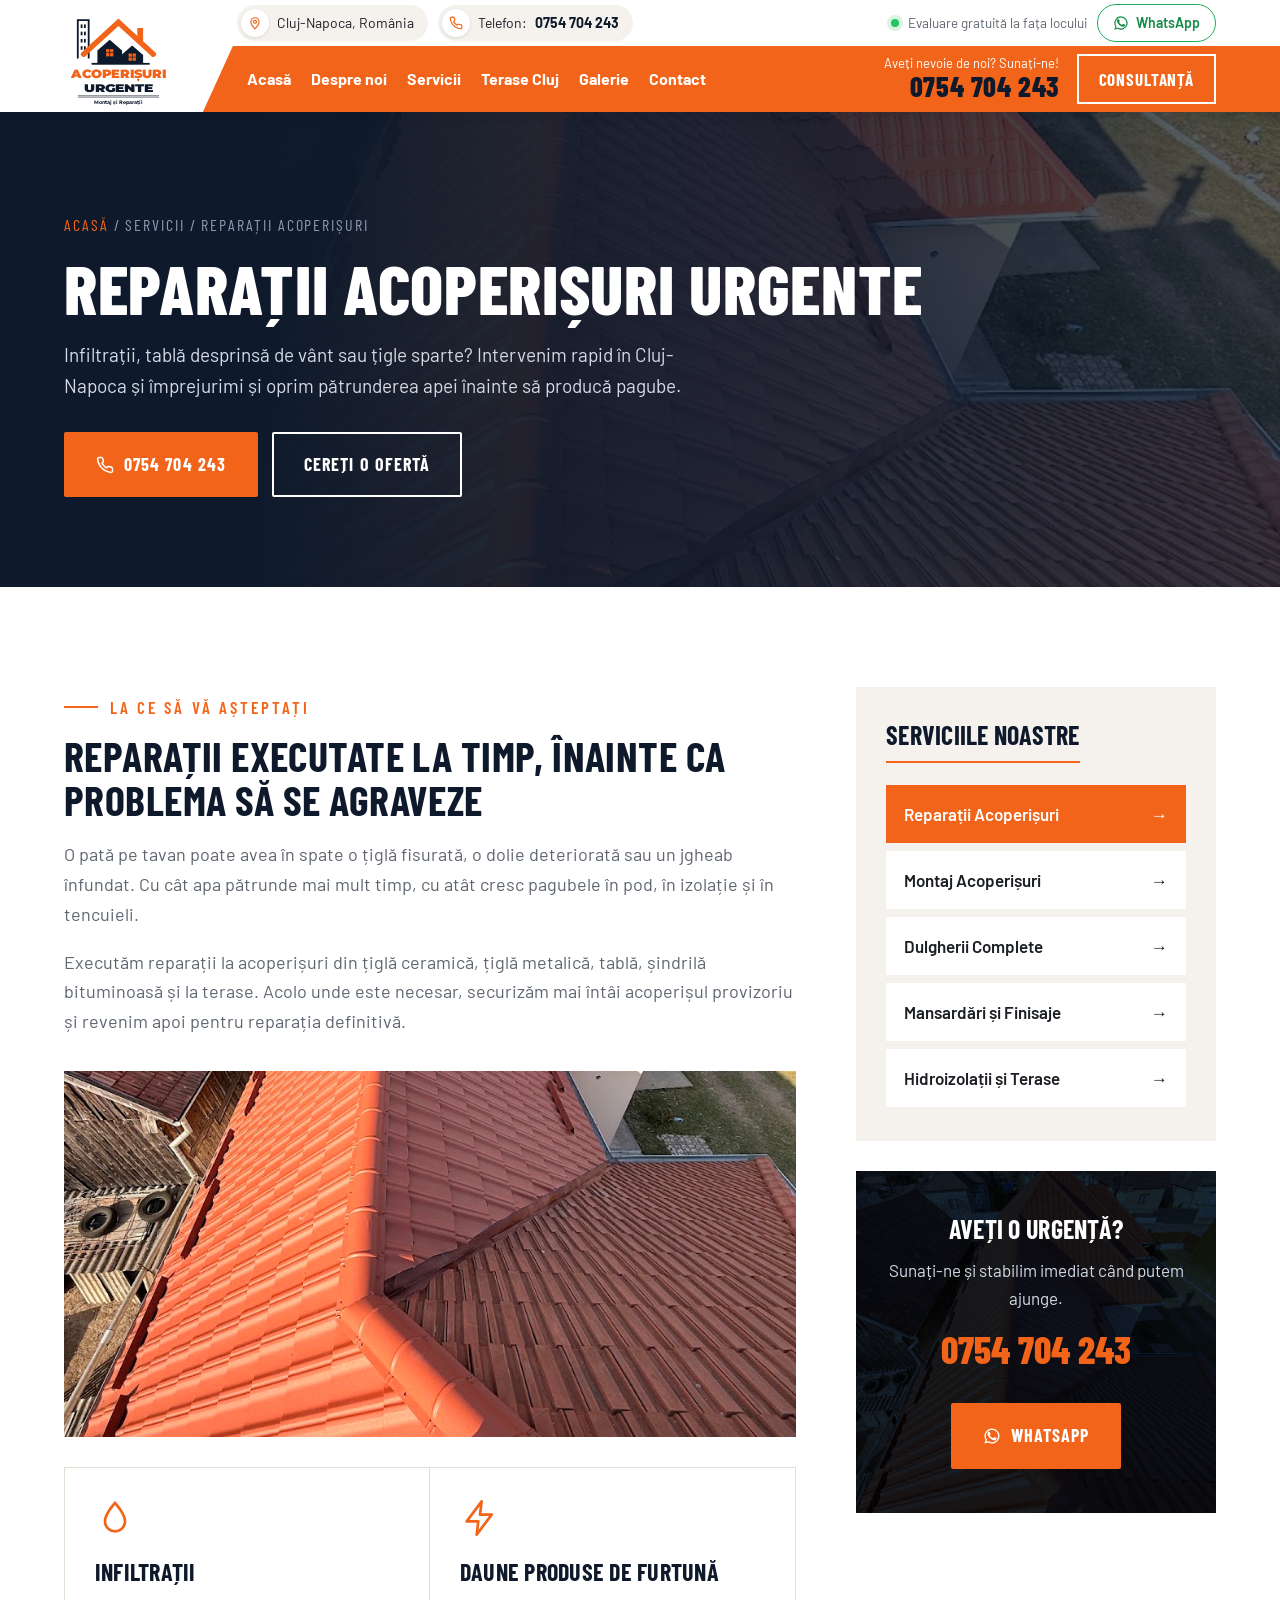
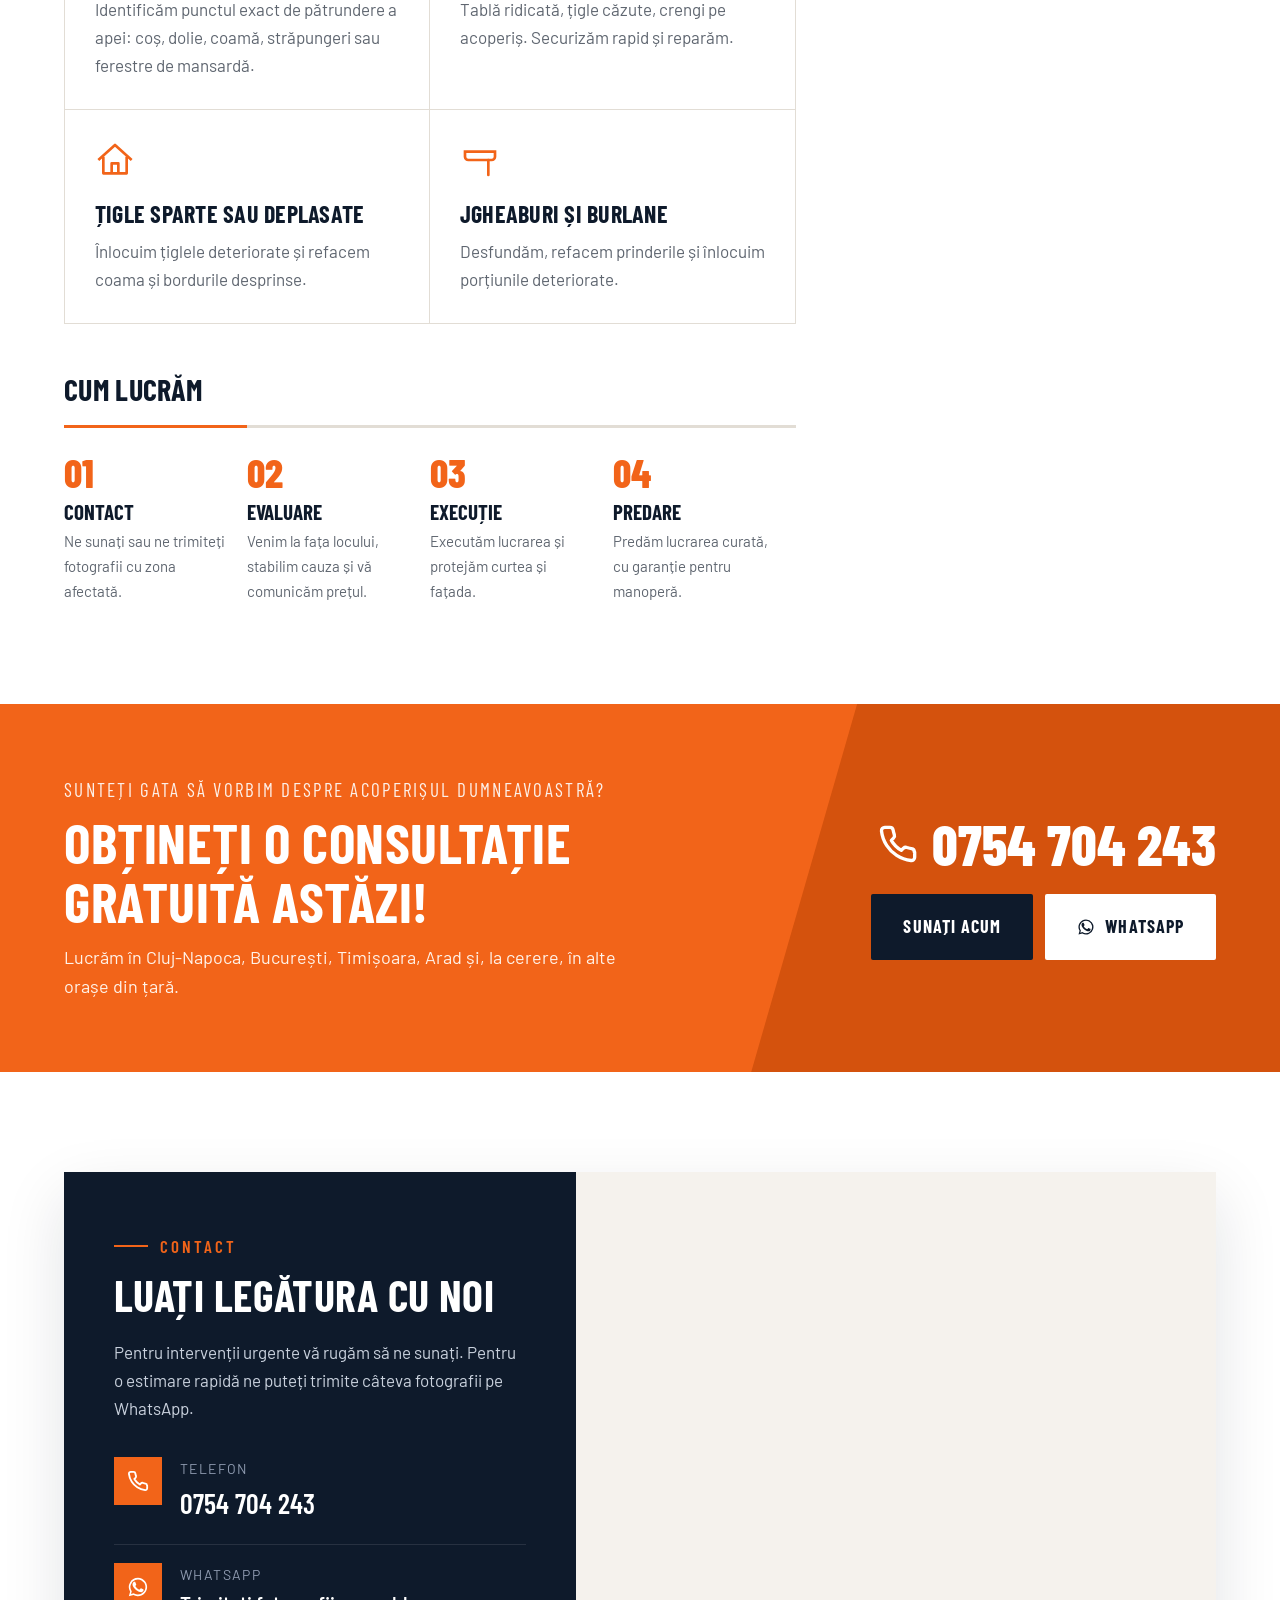
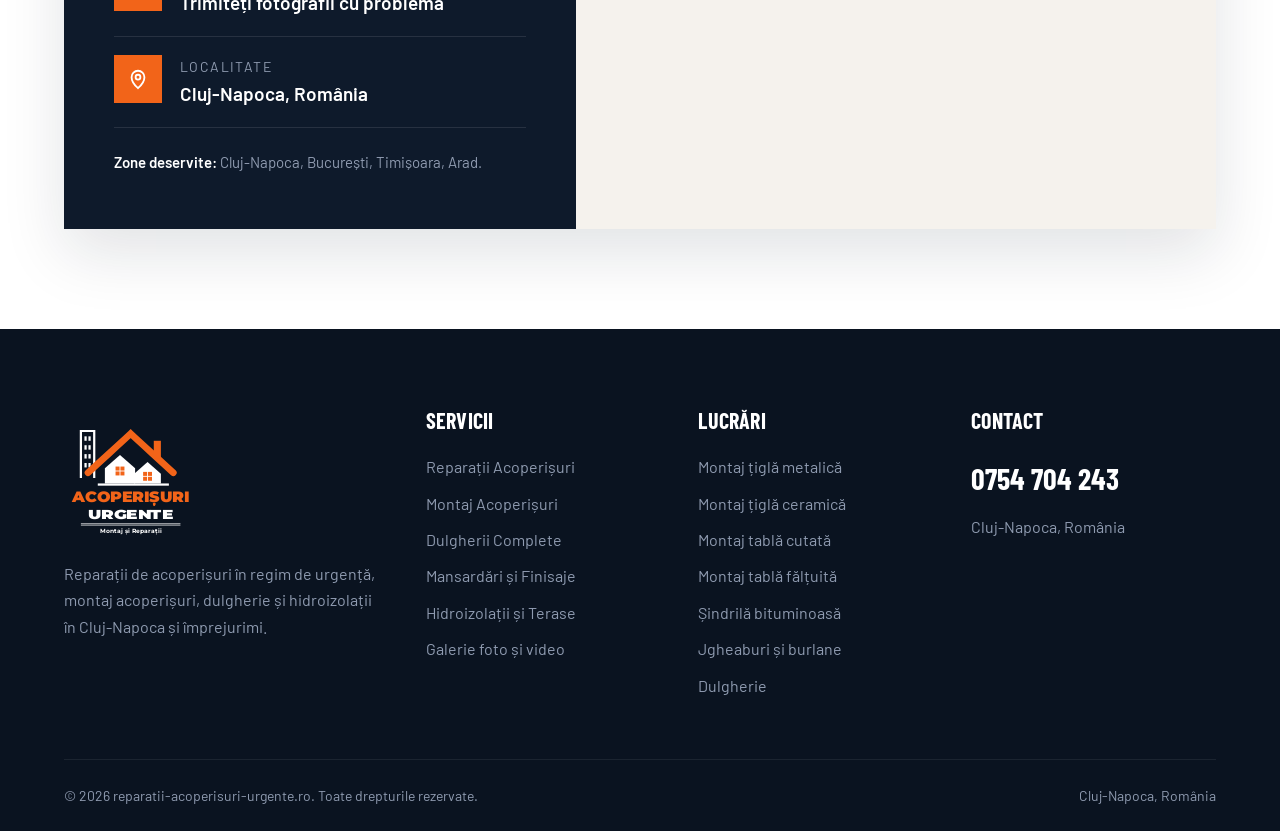
<file: reparatii-acoperisuri.html>
<!doctype html>
<html lang="ro">
<head>
<meta charset="utf-8">
<meta name="viewport" content="width=device-width, initial-scale=1">
<title>Reparații Acoperișuri Urgente Cluj-Napoca | Reparații Acoperișuri Urgente</title>
<meta name="description" content="Infiltrații, țigle sparte, tablă desprinsă sau coame deteriorate. Intervenim rapid și oprim pătrunderea apei. Telefon: 0754 704 243.">
<link rel="canonical" href="https://reparatii-acoperisuri-urgente.ro/reparatii-acoperisuri.html">
<meta property="og:title" content="Reparații Acoperișuri Urgente Cluj-Napoca | Reparații Acoperișuri Urgente">
<meta property="og:description" content="Infiltrații, țigle sparte, tablă desprinsă sau coame deteriorate. Intervenim rapid și oprim pătrunderea apei. Telefon: 0754 704 243.">
<meta property="og:image" content="https://reparatii-acoperisuri-urgente.ro/img/g03.jpg">
<meta name="theme-color" content="#0e1a2b">
<link rel="icon" href="logo/favicon.svg" type="image/svg+xml">
<link rel="preconnect" href="https://fonts.googleapis.com">
<link rel="preconnect" href="https://fonts.gstatic.com" crossorigin>
<link href="https://fonts.googleapis.com/css2?family=Barlow:wght@400;500;600;700&family=Barlow+Condensed:wght@600;700;800&family=Montserrat:wght@700;800;900&display=swap" rel="stylesheet">
<link rel="stylesheet" href="css/style.css">
<script type="application/ld+json">{"@context":"https://schema.org","@type":"RoofingContractor","name":"Reparații Acoperișuri Urgente","telephone":"+40754704243","address":{"@type":"PostalAddress","addressLocality":"Cluj-Napoca","addressCountry":"RO"},"areaServed":"Cluj-Napoca","url":"https://reparatii-acoperisuri-urgente.ro/","aggregateRating":{"@type":"AggregateRating","ratingValue":"4.8","reviewCount":"36"}}</script>
</head>
<body>
<header class="header"><div class="wrap hd">
  <a class="logo" href="index.html" aria-label="Reparații Acoperișuri Urgente"><svg xmlns="http://www.w3.org/2000/svg" viewBox="20 8 300 270">
  <!-- clădire înaltă din contur, în stânga -->
  <path d="M58 150V44h30v106" fill="none" stroke="#0e1a2b" stroke-width="5"/>
  <rect x="66" y="56" width="5" height="10" fill="#0e1a2b"/><rect x="75" y="56" width="5" height="10" fill="#0e1a2b"/><rect x="66" y="76" width="5" height="10" fill="#0e1a2b"/><rect x="75" y="76" width="5" height="10" fill="#0e1a2b"/><rect x="66" y="96" width="5" height="10" fill="#0e1a2b"/><rect x="75" y="96" width="5" height="10" fill="#0e1a2b"/><rect x="66" y="116" width="5" height="10" fill="#0e1a2b"/><rect x="75" y="116" width="5" height="10" fill="#0e1a2b"/>
  <!-- acoperiș mare cu vârfuri arcuite -->
  <path d="M74 138C104 110 140 78 170 50c30 28 66 60 96 88" fill="none" stroke="#f26419" stroke-width="15" stroke-linecap="round"/>
  <rect x="222" y="66" width="16" height="40" fill="#f26419"/>
  <!-- case cu ferestre -->
  <path d="M112 128 146 98l34 30v34h-68z" fill="#0e1a2b"/>
  <rect x="136" y="124" width="9" height="9" fill="#f26419"/><rect x="147" y="124" width="9" height="9" fill="#f26419"/><rect x="136" y="135" width="9" height="9" fill="#f26419"/><rect x="147" y="135" width="9" height="9" fill="#f26419"/>
  <path d="M178 140l30-26 30 26v22h-60z" fill="#0e1a2b"/>
  <rect x="198" y="136" width="9" height="9" fill="#f26419"/><rect x="209" y="136" width="9" height="9" fill="#f26419"/><rect x="198" y="147" width="9" height="9" fill="#f26419"/><rect x="209" y="147" width="9" height="9" fill="#f26419"/>
  <rect x="96" y="162" width="160" height="5" fill="#0e1a2b"/>
  <!-- text -->
  <text x="170" y="204" text-anchor="middle" font-family="Montserrat, Arial, sans-serif" font-weight="900" font-size="34" fill="#f26419" textLength="262" lengthAdjust="spacingAndGlyphs">ACOPERIȘURI</text>
  <text x="170" y="243" text-anchor="middle" font-family="Montserrat, Arial, sans-serif" font-weight="900" font-size="30" fill="#0e1a2b" textLength="190" lengthAdjust="spacingAndGlyphs">URGENTE</text>
  <rect x="58" y="252" width="224" height="2" fill="#0e1a2b"/><rect x="58" y="256" width="224" height="1" fill="#0e1a2b"/>
  <text x="170" y="274" text-anchor="middle" font-family="Montserrat, Arial, sans-serif" font-weight="700" font-size="14" fill="#0e1a2b">Montaj și Reparații</text>
</svg></a>
  <div class="hd-right">
  <div class="hd-top">
    <span class="chip"><i><svg viewBox="0 0 24 24" fill="none" stroke="currentColor" stroke-width="2"><path d="M12 22s7-6.2 7-12a7 7 0 0 0-14 0c0 5.8 7 12 7 12z"/><circle cx="12" cy="10" r="2.6"/></svg></i>Cluj-Napoca, România</span>
    <a class="chip" href="tel:+40754704243"><i><svg viewBox="0 0 24 24" fill="none" stroke="currentColor" stroke-width="2" stroke-linecap="round" stroke-linejoin="round"><path d="M22 16.9v3a2 2 0 0 1-2.2 2 19.8 19.8 0 0 1-8.6-3.1 19.5 19.5 0 0 1-6-6A19.8 19.8 0 0 1 2.1 4.2 2 2 0 0 1 4.1 2h3a2 2 0 0 1 2 1.7c.1.9.4 1.8.7 2.7a2 2 0 0 1-.5 2.1L8 9.8a16 16 0 0 0 6 6l1.3-1.3a2 2 0 0 1 2.1-.4c.9.3 1.8.6 2.7.7a2 2 0 0 1 1.7 2z"/></svg></i><span class="lbl">Telefon:</span> <b>0754 704 243</b></a>
    <span class="hd-note"><i class="dot"></i>Evaluare gratuită la fața locului</span>
    <a class="hd-wa" href="https://wa.me/40754704243?text=Bun%C4%83%20ziua%2C%20am%20o%20problem%C4%83%20la%20acoperi%C8%99%20%C8%99i%20v-a%C8%99%20trimite%20c%C3%A2teva%20poze." target="_blank" rel="noopener"><svg viewBox="0 0 24 24" fill="currentColor"><path d="M17.5 14.4c-.3-.1-1.8-.9-2-1-.3-.1-.5-.1-.7.1-.2.3-.8 1-.9 1.2-.2.2-.3.2-.6.1-.3-.1-1.3-.5-2.4-1.5-.9-.8-1.5-1.8-1.7-2.1-.2-.3 0-.5.1-.6l.4-.5c.2-.2.2-.3.3-.5.1-.2.1-.4 0-.5l-.9-2.2c-.2-.6-.5-.5-.7-.5h-.6c-.2 0-.5.1-.8.4-.3.3-1 1-1 2.5s1.1 2.9 1.2 3.1c.1.2 2.1 3.2 5.1 4.5.7.3 1.3.5 1.7.6.7.2 1.4.2 1.9.1.6-.1 1.8-.7 2-1.4.2-.7.2-1.3.2-1.4-.1-.2-.3-.3-.6-.4zM12 2a10 10 0 0 0-8.6 15.1L2 22l5-1.3A10 10 0 1 0 12 2zm0 18.2c-1.5 0-3-.4-4.3-1.2l-.3-.2-3 .8.8-2.9-.2-.3A8.2 8.2 0 1 1 12 20.2z"/></svg> WhatsApp</a>
  </div>
  <div class="hd-bar">
  <button class="burger" aria-label="Meniu"><span></span><span></span><span></span></button>
  <nav class="nav">
    <a href="index.html">Acasă</a>
    <a href="index.html#despre">Despre noi</a>
    <div class="dd"><span class="active" tabindex="0">Servicii</span>
      <div class="dd-menu"><a href="reparatii-acoperisuri.html">Reparații Acoperișuri</a><a href="montaj-acoperisuri.html">Montaj Acoperișuri</a><a href="dulgherii-complete.html">Dulgherii Complete</a><a href="mansardari-finisaje.html">Mansardări și Finisaje</a><a href="hidroizolatii-terase.html">Hidroizolații și Terase</a></div>
    </div>
    <a href="hidroizolatii-terase.html">Terase Cluj</a>
    <a href="galerie.html">Galerie</a>
    <a href="#contact">Contact</a>
  </nav>
  <a class="head-call" href="tel:+40754704243"><small>Aveți nevoie de noi? Sunați-ne!</small><b>0754 704 243</b></a>
  <a class="btn-cons" href="#contact">Consultanță</a>
  </div>
  </div>
</div></header>
<section class="page-hero" style="--img:url('../img/g03.jpg')"><div class="wrap">
  <div class="crumbs"><a href="index.html">Acasă</a> / Servicii / Reparații Acoperișuri</div>
  <h1>Reparații Acoperișuri Urgente</h1>
  <p>Infiltrații, tablă desprinsă de vânt sau țigle sparte? Intervenim rapid în Cluj-Napoca și împrejurimi și oprim pătrunderea apei înainte să producă pagube.</p>
  <div style="display:flex;gap:14px;flex-wrap:wrap;margin-top:30px">
    <a class="btn btn-orange" href="tel:+40754704243"><svg viewBox="0 0 24 24" fill="none" stroke="currentColor" stroke-width="2" stroke-linecap="round" stroke-linejoin="round"><path d="M22 16.9v3a2 2 0 0 1-2.2 2 19.8 19.8 0 0 1-8.6-3.1 19.5 19.5 0 0 1-6-6A19.8 19.8 0 0 1 2.1 4.2 2 2 0 0 1 4.1 2h3a2 2 0 0 1 2 1.7c.1.9.4 1.8.7 2.7a2 2 0 0 1-.5 2.1L8 9.8a16 16 0 0 0 6 6l1.3-1.3a2 2 0 0 1 2.1-.4c.9.3 1.8.6 2.7.7a2 2 0 0 1 1.7 2z"/></svg> 0754 704 243</a>
    <a class="btn btn-line" href="#contact">Cereți o ofertă</a>
  </div>
</div></section>
<section><div class="wrap svc-layout">
  <div class="svc-main">
    <div class="over-t">La ce să vă așteptați</div>
    <h2>Reparații executate la timp, înainte ca problema să se agraveze</h2>
    <p class="lead">O pată pe tavan poate avea în spate o țiglă fisurată, o dolie deteriorată sau un jgheab înfundat. Cu cât apa pătrunde mai mult timp, cu atât cresc pagubele în pod, în izolație și în tencuieli.</p><p class="lead">Executăm reparații la acoperișuri din țiglă ceramică, țiglă metalică, tablă, șindrilă bituminoasă și la terase. Acolo unde este necesar, securizăm mai întâi acoperișul provizoriu și revenim apoi pentru reparația definitivă.</p>
    <img class="main-img" src="img/g03.jpg" alt="Reparații Acoperișuri Urgente" style="object-position:center 70%">
    <div class="feat"><div><svg viewBox="0 0 24 24" fill="none" stroke="currentColor" stroke-width="1.6"><path d="M12 3s6 6.5 6 11a6 6 0 0 1-12 0c0-4.5 6-11 6-11z"/></svg><h4>Infiltrații</h4><p>Identificăm punctul exact de pătrundere a apei: coș, dolie, coamă, străpungeri sau ferestre de mansardă.</p></div><div><svg viewBox="0 0 24 24" fill="none" stroke="currentColor" stroke-width="1.6" stroke-linejoin="round"><path d="M13 2 4 14h7l-1 8 9-12h-7z"/></svg><h4>Daune produse de furtună</h4><p>Tablă ridicată, țigle căzute, crengi pe acoperiș. Securizăm rapid și reparăm.</p></div><div><svg viewBox="0 0 24 24" fill="none" stroke="currentColor" stroke-width="1.6" stroke-linejoin="round"><path d="M2 12 12 3l10 9"/><path d="M5 10v10h14V10"/><path d="M10 20v-6h4v6"/></svg><h4>Țigle sparte sau deplasate</h4><p>Înlocuim țiglele deteriorate și refacem coama și bordurile desprinse.</p></div><div><svg viewBox="0 0 24 24" fill="none" stroke="currentColor" stroke-width="1.6" stroke-linecap="round"><path d="M3 7h18v3a2 2 0 0 1-2 2H5a2 2 0 0 1-2-2z"/><path d="M17 12v9"/></svg><h4>Jgheaburi și burlane</h4><p>Desfundăm, refacem prinderile și înlocuim porțiunile deteriorate.</p></div></div>
    <h3>Cum lucrăm</h3>
    <div class="steps"><div><span>01</span><b>Contact</b><p>Ne sunați sau ne trimiteți fotografii cu zona afectată.</p></div><div><span>02</span><b>Evaluare</b><p>Venim la fața locului, stabilim cauza și vă comunicăm prețul.</p></div><div><span>03</span><b>Execuție</b><p>Executăm lucrarea și protejăm curtea și fațada.</p></div><div><span>04</span><b>Predare</b><p>Predăm lucrarea curată, cu garanție pentru manoperă.</p></div></div>
  </div>
  
<aside class="aside">
  <div class="box"><h4>Serviciile noastre</h4>
    <a class="lnk on" href="reparatii-acoperisuri.html">Reparații Acoperișuri<span>→</span></a><a class="lnk" href="montaj-acoperisuri.html">Montaj Acoperișuri<span>→</span></a><a class="lnk" href="dulgherii-complete.html">Dulgherii Complete<span>→</span></a><a class="lnk" href="mansardari-finisaje.html">Mansardări și Finisaje<span>→</span></a><a class="lnk" href="hidroizolatii-terase.html">Hidroizolații și Terase<span>→</span></a>
  </div>
  <div class="box call"><h4>Aveți o urgență?</h4><p style="color:#d3dae5;margin:0">Sunați-ne și stabilim imediat când putem ajunge.</p>
    <a class="num" href="tel:+40754704243">0754 704 243</a>
    <a class="btn btn-orange" href="https://wa.me/40754704243?text=Bun%C4%83%20ziua%2C%20am%20o%20problem%C4%83%20la%20acoperi%C8%99%20%C8%99i%20v-a%C8%99%20trimite%20c%C3%A2teva%20poze." target="_blank" rel="noopener"><svg viewBox="0 0 24 24" fill="currentColor"><path d="M17.5 14.4c-.3-.1-1.8-.9-2-1-.3-.1-.5-.1-.7.1-.2.3-.8 1-.9 1.2-.2.2-.3.2-.6.1-.3-.1-1.3-.5-2.4-1.5-.9-.8-1.5-1.8-1.7-2.1-.2-.3 0-.5.1-.6l.4-.5c.2-.2.2-.3.3-.5.1-.2.1-.4 0-.5l-.9-2.2c-.2-.6-.5-.5-.7-.5h-.6c-.2 0-.5.1-.8.4-.3.3-1 1-1 2.5s1.1 2.9 1.2 3.1c.1.2 2.1 3.2 5.1 4.5.7.3 1.3.5 1.7.6.7.2 1.4.2 1.9.1.6-.1 1.8-.7 2-1.4.2-.7.2-1.3.2-1.4-.1-.2-.3-.3-.6-.4zM12 2a10 10 0 0 0-8.6 15.1L2 22l5-1.3A10 10 0 1 0 12 2zm0 18.2c-1.5 0-3-.4-4.3-1.2l-.3-.2-3 .8.8-2.9-.2-.3A8.2 8.2 0 1 1 12 20.2z"/></svg> WhatsApp</a></div>
</aside>
</div></section>
<section class="cta"><div class="wrap">
  <div>
    <div class="small">Sunteți gata să vorbim despre acoperișul dumneavoastră?</div>
    <h2>Obțineți o consultație gratuită astăzi!</h2>
    <p>Lucrăm în Cluj-Napoca, București, Timișoara, Arad și, la cerere, în alte orașe din țară.</p>
  </div>
  <div class="right">
    <a class="phone" href="tel:+40754704243"><svg viewBox="0 0 24 24" fill="none" stroke="currentColor" stroke-width="2" stroke-linecap="round" stroke-linejoin="round"><path d="M22 16.9v3a2 2 0 0 1-2.2 2 19.8 19.8 0 0 1-8.6-3.1 19.5 19.5 0 0 1-6-6A19.8 19.8 0 0 1 2.1 4.2 2 2 0 0 1 4.1 2h3a2 2 0 0 1 2 1.7c.1.9.4 1.8.7 2.7a2 2 0 0 1-.5 2.1L8 9.8a16 16 0 0 0 6 6l1.3-1.3a2 2 0 0 1 2.1-.4c.9.3 1.8.6 2.7.7a2 2 0 0 1 1.7 2z"/></svg>0754 704 243</a>
    <div class="btns">
      <a class="btn btn-navy" href="tel:+40754704243">Sunați acum</a>
      <a class="btn btn-white" href="https://wa.me/40754704243?text=Bun%C4%83%20ziua%2C%20am%20o%20problem%C4%83%20la%20acoperi%C8%99%20%C8%99i%20v-a%C8%99%20trimite%20c%C3%A2teva%20poze." target="_blank" rel="noopener"><svg viewBox="0 0 24 24" fill="currentColor"><path d="M17.5 14.4c-.3-.1-1.8-.9-2-1-.3-.1-.5-.1-.7.1-.2.3-.8 1-.9 1.2-.2.2-.3.2-.6.1-.3-.1-1.3-.5-2.4-1.5-.9-.8-1.5-1.8-1.7-2.1-.2-.3 0-.5.1-.6l.4-.5c.2-.2.2-.3.3-.5.1-.2.1-.4 0-.5l-.9-2.2c-.2-.6-.5-.5-.7-.5h-.6c-.2 0-.5.1-.8.4-.3.3-1 1-1 2.5s1.1 2.9 1.2 3.1c.1.2 2.1 3.2 5.1 4.5.7.3 1.3.5 1.7.6.7.2 1.4.2 1.9.1.6-.1 1.8-.7 2-1.4.2-.7.2-1.3.2-1.4-.1-.2-.3-.3-.6-.4zM12 2a10 10 0 0 0-8.6 15.1L2 22l5-1.3A10 10 0 1 0 12 2zm0 18.2c-1.5 0-3-.4-4.3-1.2l-.3-.2-3 .8.8-2.9-.2-.3A8.2 8.2 0 1 1 12 20.2z"/></svg> WhatsApp</a>
    </div>
  </div>
</div></section>
<section id="contact"><div class="wrap">
  <div class="contact">
    <div class="info">
      <div class="over-t">Contact</div>
      <h2>Luați legătura cu noi</h2>
      <p>Pentru intervenții urgente vă rugăm să ne sunați. Pentru o estimare rapidă ne puteți trimite câteva fotografii pe WhatsApp.</p>
      <div class="item"><span class="ic2"><svg viewBox="0 0 24 24" fill="none" stroke="currentColor" stroke-width="2" stroke-linecap="round" stroke-linejoin="round"><path d="M22 16.9v3a2 2 0 0 1-2.2 2 19.8 19.8 0 0 1-8.6-3.1 19.5 19.5 0 0 1-6-6A19.8 19.8 0 0 1 2.1 4.2 2 2 0 0 1 4.1 2h3a2 2 0 0 1 2 1.7c.1.9.4 1.8.7 2.7a2 2 0 0 1-.5 2.1L8 9.8a16 16 0 0 0 6 6l1.3-1.3a2 2 0 0 1 2.1-.4c.9.3 1.8.6 2.7.7a2 2 0 0 1 1.7 2z"/></svg></span><div><small>Telefon</small><b class="ph"><a href="tel:+40754704243">0754 704 243</a></b></div></div>
      <div class="item"><span class="ic2"><svg viewBox="0 0 24 24" fill="currentColor"><path d="M17.5 14.4c-.3-.1-1.8-.9-2-1-.3-.1-.5-.1-.7.1-.2.3-.8 1-.9 1.2-.2.2-.3.2-.6.1-.3-.1-1.3-.5-2.4-1.5-.9-.8-1.5-1.8-1.7-2.1-.2-.3 0-.5.1-.6l.4-.5c.2-.2.2-.3.3-.5.1-.2.1-.4 0-.5l-.9-2.2c-.2-.6-.5-.5-.7-.5h-.6c-.2 0-.5.1-.8.4-.3.3-1 1-1 2.5s1.1 2.9 1.2 3.1c.1.2 2.1 3.2 5.1 4.5.7.3 1.3.5 1.7.6.7.2 1.4.2 1.9.1.6-.1 1.8-.7 2-1.4.2-.7.2-1.3.2-1.4-.1-.2-.3-.3-.6-.4zM12 2a10 10 0 0 0-8.6 15.1L2 22l5-1.3A10 10 0 1 0 12 2zm0 18.2c-1.5 0-3-.4-4.3-1.2l-.3-.2-3 .8.8-2.9-.2-.3A8.2 8.2 0 1 1 12 20.2z"/></svg></span><div><small>WhatsApp</small><b><a href="https://wa.me/40754704243?text=Bun%C4%83%20ziua%2C%20am%20o%20problem%C4%83%20la%20acoperi%C8%99%20%C8%99i%20v-a%C8%99%20trimite%20c%C3%A2teva%20poze." target="_blank" rel="noopener">Trimiteți fotografii cu problema</a></b></div></div>
      <div class="item"><span class="ic2"><svg viewBox="0 0 24 24" fill="none" stroke="currentColor" stroke-width="2"><path d="M12 22s7-6.2 7-12a7 7 0 0 0-14 0c0 5.8 7 12 7 12z"/><circle cx="12" cy="10" r="2.6"/></svg></span><div><small>Localitate</small><b>Cluj-Napoca, România</b></div></div>
      <div class="zones"><b>Zone deservite:</b> Cluj-Napoca, București, Timișoara, Arad.</div>
    </div>
    <div class="map"><iframe src="https://www.google.com/maps?q=Reparatii+acoperisuri+urgent+cluj&output=embed" loading="lazy" referrerpolicy="no-referrer-when-downgrade" title="Hartă Cluj-Napoca"></iframe></div>
  </div>
</div></section>
<footer class="footer"><div class="wrap">
  <div class="cols">
    <div>
      <a href="index.html" class="logo"><svg xmlns="http://www.w3.org/2000/svg" viewBox="20 8 300 270">
  <!-- clădire înaltă din contur, în stânga -->
  <path d="M58 150V44h30v106" fill="none" stroke="#ffffff" stroke-width="5"/>
  <rect x="66" y="56" width="5" height="10" fill="#ffffff"/><rect x="75" y="56" width="5" height="10" fill="#ffffff"/><rect x="66" y="76" width="5" height="10" fill="#ffffff"/><rect x="75" y="76" width="5" height="10" fill="#ffffff"/><rect x="66" y="96" width="5" height="10" fill="#ffffff"/><rect x="75" y="96" width="5" height="10" fill="#ffffff"/><rect x="66" y="116" width="5" height="10" fill="#ffffff"/><rect x="75" y="116" width="5" height="10" fill="#ffffff"/>
  <!-- acoperiș mare cu vârfuri arcuite -->
  <path d="M74 138C104 110 140 78 170 50c30 28 66 60 96 88" fill="none" stroke="#f26419" stroke-width="15" stroke-linecap="round"/>
  <rect x="222" y="66" width="16" height="40" fill="#f26419"/>
  <!-- case cu ferestre -->
  <path d="M112 128 146 98l34 30v34h-68z" fill="#ffffff"/>
  <rect x="136" y="124" width="9" height="9" fill="#f26419"/><rect x="147" y="124" width="9" height="9" fill="#f26419"/><rect x="136" y="135" width="9" height="9" fill="#f26419"/><rect x="147" y="135" width="9" height="9" fill="#f26419"/>
  <path d="M178 140l30-26 30 26v22h-60z" fill="#ffffff"/>
  <rect x="198" y="136" width="9" height="9" fill="#f26419"/><rect x="209" y="136" width="9" height="9" fill="#f26419"/><rect x="198" y="147" width="9" height="9" fill="#f26419"/><rect x="209" y="147" width="9" height="9" fill="#f26419"/>
  <rect x="96" y="162" width="160" height="5" fill="#ffffff"/>
  <!-- text -->
  <text x="170" y="204" text-anchor="middle" font-family="Montserrat, Arial, sans-serif" font-weight="900" font-size="34" fill="#f26419" textLength="262" lengthAdjust="spacingAndGlyphs">ACOPERIȘURI</text>
  <text x="170" y="243" text-anchor="middle" font-family="Montserrat, Arial, sans-serif" font-weight="900" font-size="30" fill="#ffffff" textLength="190" lengthAdjust="spacingAndGlyphs">URGENTE</text>
  <rect x="58" y="252" width="224" height="2" fill="#ffffff"/><rect x="58" y="256" width="224" height="1" fill="#ffffff"/>
  <text x="170" y="274" text-anchor="middle" font-family="Montserrat, Arial, sans-serif" font-weight="700" font-size="14" fill="#ffffff">Montaj și Reparații</text>
</svg></a>
      <p style="margin-top:20px">Reparații de acoperișuri în regim de urgență, montaj acoperișuri, dulgherie și hidroizolații în Cluj-Napoca și împrejurimi.</p>
    </div>
    <div><h4>Servicii</h4><ul><li><a href="reparatii-acoperisuri.html">Reparații Acoperișuri</a></li><li><a href="montaj-acoperisuri.html">Montaj Acoperișuri</a></li><li><a href="dulgherii-complete.html">Dulgherii Complete</a></li><li><a href="mansardari-finisaje.html">Mansardări și Finisaje</a></li><li><a href="hidroizolatii-terase.html">Hidroizolații și Terase</a></li><li><a href="galerie.html">Galerie foto și video</a></li></ul></div>
    <div><h4>Lucrări</h4><ul>
      <li><a href="montaj-acoperisuri.html">Montaj țiglă metalică</a></li>
      <li><a href="montaj-acoperisuri.html">Montaj țiglă ceramică</a></li>
      <li><a href="montaj-acoperisuri.html">Montaj tablă cutată</a></li>
      <li><a href="montaj-acoperisuri.html">Montaj tablă fălțuită</a></li>
      <li><a href="mansardari-finisaje.html">Șindrilă bituminoasă</a></li>
      <li><a href="mansardari-finisaje.html">Jgheaburi și burlane</a></li>
      <li><a href="dulgherii-complete.html">Dulgherie</a></li>
    </ul></div>
    <div><h4>Contact</h4><ul>
      <li><a class="ph" href="tel:+40754704243">0754 704 243</a></li>
      <li>Cluj-Napoca, România</li>
    </ul></div>
  </div>
  <div class="bottom"><span>© <span data-year>2026</span> reparatii-acoperisuri-urgente.ro. Toate drepturile rezervate.</span><span>Cluj-Napoca, România</span></div>
</div></footer>
<a class="float-call" href="tel:+40754704243" aria-label="Sunați acum"><svg viewBox="0 0 24 24" fill="none" stroke="currentColor" stroke-width="2" stroke-linecap="round" stroke-linejoin="round"><path d="M22 16.9v3a2 2 0 0 1-2.2 2 19.8 19.8 0 0 1-8.6-3.1 19.5 19.5 0 0 1-6-6A19.8 19.8 0 0 1 2.1 4.2 2 2 0 0 1 4.1 2h3a2 2 0 0 1 2 1.7c.1.9.4 1.8.7 2.7a2 2 0 0 1-.5 2.1L8 9.8a16 16 0 0 0 6 6l1.3-1.3a2 2 0 0 1 2.1-.4c.9.3 1.8.6 2.7.7a2 2 0 0 1 1.7 2z"/></svg></a>
<script src="js/main.js"></script>
</body>
</html>
</file>
<file: css/style.css>
/* Reparații Acoperișuri Urgente — stil comun */
:root {
  --navy: #0e1a2b;
  --navy-2: #172840;
  --navy-3: #22385a;
  --orange: #f26419;
  --orange-dk: #d4520d;
  --paper: #f5f2ed;
  --ink: #1b1f24;
  --muted: #5f6670;
  --line: #e2ddd5;
  --head: "Barlow Condensed", "Arial Narrow", Arial, sans-serif;
  --body: "Barlow", "Segoe UI", Arial, sans-serif;
  --wrap: 1200px;
}

* { box-sizing: border-box; }
html { scroll-behavior: smooth; }
body {
  margin: 0; font-family: var(--body); font-size: 17px; line-height: 1.65;
  color: var(--ink); background: #fff; overflow-x: clip;
}
img { max-width: 100%; display: block; }
a { color: inherit; text-decoration: none; }
h1, h2, h3, h4 { font-family: var(--head); font-weight: 700; line-height: 1.05; margin: 0 0 .45em; text-transform: uppercase; letter-spacing: .01em; }
p { margin: 0 0 1em; }
.wrap { max-width: var(--wrap); margin: 0 auto; padding: 0 24px; }
.ic { width: 18px; height: 18px; flex: none; }

/* ---------- butoane ---------- */
.btn {
  display: inline-flex; align-items: center; justify-content: center; gap: 10px;
  padding: 16px 30px; font-family: var(--head); font-weight: 700; font-size: 18px;
  text-transform: uppercase; letter-spacing: .06em; border: 2px solid transparent;
  border-radius: 2px; cursor: pointer; transition: background .2s, color .2s, border-color .2s;
}
.btn svg { width: 18px; height: 18px; }
.btn-orange { background: var(--orange); color: #fff; }
.btn-orange:hover { background: var(--orange-dk); }
.btn-line { border-color: #fff; color: #fff; }
.btn-line:hover { background: #fff; color: var(--navy); }
.btn-navy { background: var(--navy); color: #fff; }
.btn-navy:hover { background: var(--navy-3); }
.btn-white { background: #fff; color: var(--navy); }
.btn-white:hover { background: var(--navy); color: #fff; }

/* ---------- header: logo pe alb, bară albă sus, bară portocalie cu colț oblic ---------- */
.header { position: sticky; top: 0; z-index: 50; background: #fff; box-shadow: 0 2px 14px rgba(14,26,43,.08); }
.hd { display: flex; align-items: stretch; }
.logo { display: flex; align-items: center; padding: 6px 30px 6px 0; flex: none; }
.logo svg { height: 98px; width: auto; display: block; }
.hd-right { flex: 1; display: flex; flex-direction: column; min-width: 0; }
.hd-top { display: flex; align-items: center; gap: 10px; height: 46px; font-size: 14px; padding-left: 34px; }
.chip { display: inline-flex; align-items: center; gap: 8px; padding: 4px 14px 4px 4px; border-radius: 999px; background: var(--paper); color: var(--ink); white-space: nowrap; transition: background .2s; }
.chip i { width: 28px; height: 28px; border-radius: 50%; background: #fff; color: var(--orange); display: grid; place-items: center; box-shadow: 0 1px 3px rgba(14,26,43,.12); }
.chip i svg { width: 14px; height: 14px; }
.chip b { color: var(--navy); font-weight: 700; }
a.chip:hover { background: #ffe9dc; }
.hd-note { margin-left: auto; display: inline-flex; align-items: center; gap: 9px; font-size: 13.5px; color: var(--muted); white-space: nowrap; }
.hd-note .dot { width: 8px; height: 8px; border-radius: 50%; background: #22c55e; box-shadow: 0 0 0 4px rgba(34,197,94,.18); }
.hd-wa { display: inline-flex; align-items: center; gap: 7px; padding: 6px 15px; border-radius: 999px; border: 1.5px solid #1fae5b; color: #178a48; font-weight: 600; white-space: nowrap; transition: background .2s, color .2s; }
.hd-wa svg { width: 16px; height: 16px; }
.hd-wa:hover { background: #1fae5b; color: #fff; }
.hd-bar { position: relative; display: flex; align-items: center; gap: 18px; height: 66px; padding-left: 34px; color: #fff; }
.hd-bar::before {
  content: ""; position: absolute; top: 0; bottom: 0; left: 0; right: -100vw; z-index: -1;
  background: var(--orange); clip-path: polygon(30px 0, 100% 0, 100% 100%, 0 100%);
}
.nav { display: flex; align-items: center; margin-right: auto; }
.nav > a, .nav .dd > span {
  display: block; padding: 21px 10px; font-weight: 700; font-size: 16px; color: #fff; cursor: pointer; position: relative; white-space: nowrap;
}
.nav > a::after, .nav .dd > span::after {
  content: ""; position: absolute; left: 10px; right: 10px; bottom: 14px; height: 2px; background: #fff;
  transform: scaleX(0); transition: transform .2s;
}
.nav > a:hover::after, .nav .dd:hover > span::after, .nav .active::after { transform: scaleX(1); }
.nav .dd { position: relative; }
.nav .dd-menu {
  position: absolute; top: 100%; left: 0; min-width: 280px; background: #fff; display: none;
  border-top: 3px solid var(--navy); box-shadow: 0 18px 40px rgba(14, 26, 43, .14);
}
.nav .dd:hover .dd-menu, .nav .dd:focus-within .dd-menu { display: block; }
.nav .dd-menu a { display: block; padding: 13px 20px; border-bottom: 1px solid var(--line); font-weight: 500; color: var(--ink); }
.nav .dd-menu a:hover { background: var(--paper); color: var(--orange-dk); }
.head-call { display: block; text-align: right; line-height: 1.1; white-space: nowrap; }
.head-call small { display: block; font-size: 13px; color: #fff; }
.head-call b { font-family: var(--head); font-size: 28px; font-weight: 800; color: var(--navy); letter-spacing: .02em; }
.btn-cons {
  border: 2px solid #fff; color: #fff; padding: 9px 20px; font-family: var(--head); font-weight: 700; font-size: 17px;
  text-transform: uppercase; letter-spacing: .05em; white-space: nowrap; transition: background .2s, color .2s;
}
.btn-cons:hover { background: #fff; color: var(--orange-dk); }
.burger { display: none; margin-left: auto; background: none; border: 0; width: 46px; height: 46px; cursor: pointer; padding: 10px; }
.burger span { display: block; height: 2px; background: #fff; margin: 6px 0; }

/* ---------- hero ---------- */
.hero { position: relative; color: #fff; background: var(--navy); overflow: hidden; }
.hero-bg { position: absolute; inset: 0; background: url("../img/g03.jpg") 70% 35% / cover no-repeat; }
.hero-bg::after {
  content: ""; position: absolute; inset: 0;
  background: linear-gradient(90deg, rgba(14,26,43,.97) 0%, rgba(14,26,43,.9) 42%, rgba(14,26,43,.45) 75%, rgba(14,26,43,.25) 100%);
}
.hero .wrap { position: relative; padding-top: 110px; padding-bottom: 150px; }
.hero-text { max-width: 660px; border-left: 4px solid var(--orange); padding-left: 32px; }
.hero .over { font-family: var(--head); font-weight: 600; font-size: 18px; letter-spacing: .2em; text-transform: uppercase; color: var(--orange); }
.hero h1 { font-size: clamp(46px, 6.4vw, 84px); font-weight: 800; margin: 14px 0 22px; line-height: 1.14; }
.hero h1 span { color: var(--orange); }
.hero p.lead { font-size: 19px; color: #d3dae5; max-width: 600px; }
.hero .actions { display: flex; flex-wrap: wrap; gap: 14px; margin-top: 32px; }
.hero-bar { position: relative; margin-top: -78px; z-index: 2; }
.hero-bar .row { display: grid; grid-template-columns: repeat(3, 1fr); box-shadow: 0 24px 50px rgba(14,26,43,.18); }
.hero-bar .cell { display: flex; gap: 18px; align-items: center; padding: 28px 30px; background: #fff; }
.hero-bar .cell:first-child { background: var(--orange); color: #fff; }
.hero-bar .cell:nth-child(2) { background: var(--navy-2); color: #fff; }
.hero-bar .cell svg { width: 42px; height: 42px; flex: none; }
.hero-bar .cell:last-child svg { color: var(--orange); }
.hero-bar b { display: block; font-family: var(--head); font-size: 23px; text-transform: uppercase; line-height: 1.1; }
.hero-bar small { font-size: 15px; opacity: .85; }

/* ---------- secțiuni ---------- */
section { padding: 100px 0; }
.paper { background: var(--paper); }
.dark { background: var(--navy); color: #c9d1dd; }
.over-t {
  display: inline-flex; align-items: center; gap: 12px; font-family: var(--head); font-weight: 600; font-size: 17px;
  letter-spacing: .18em; text-transform: uppercase; color: var(--orange); margin-bottom: 12px;
}
.over-t::before { content: ""; width: 34px; height: 2px; background: currentColor; }
h2.t { font-size: clamp(36px, 4.4vw, 56px); color: var(--navy); }
.dark h2.t { color: #fff; }
.head-c { text-align: center; max-width: 760px; margin: 0 auto 56px; }
.head-c .over-t::after { content: ""; width: 34px; height: 2px; background: currentColor; }
.head-c p { color: var(--muted); font-size: 18px; }
.head-row { display: flex; justify-content: space-between; align-items: end; gap: 30px; margin-bottom: 50px; flex-wrap: wrap; }
.head-row h2 { margin: 0; }
.head-row p { max-width: 460px; color: var(--muted); margin: 0; }

/* despre */
.about { display: grid; grid-template-columns: 1fr 1fr; gap: 80px; align-items: center; }
.about-img { position: relative; padding: 0 60px 70px 0; }
.about-img .a { width: 100%; aspect-ratio: 4/4.4; object-fit: cover; object-position: center 65%; }
.about-img .b { position: absolute; right: 0; bottom: 0; width: 52%; aspect-ratio: 1; object-fit: cover; border: 10px solid #fff; }
.about-img .tagbox {
  position: absolute; left: -24px; top: 40px; background: var(--orange); color: #fff; padding: 22px 26px;
  font-family: var(--head); text-transform: uppercase; line-height: 1.05;
}
.about-img .tagbox b { display: block; font-size: 44px; }
.about-img .tagbox span { font-size: 17px; letter-spacing: .06em; }
.about p { color: var(--muted); }
.about .lead-p { font-size: 20px; color: var(--ink); font-weight: 500; }
.ticks { list-style: none; padding: 0; margin: 26px 0 34px; display: grid; grid-template-columns: 1fr 1fr; gap: 12px 24px; }
.ticks li { position: relative; padding-left: 30px; font-weight: 600; color: var(--ink); }
.ticks li::before {
  content: ""; position: absolute; left: 0; top: 4px; width: 18px; height: 18px; background: var(--orange);
  clip-path: polygon(14% 44%, 0 59%, 40% 100%, 100% 20%, 86% 6%, 40% 70%);
}
.dark .ticks li { color: #fff; }
.about-call { display: flex; align-items: center; gap: 26px; flex-wrap: wrap; }
.about-call .num small { display: block; color: var(--muted); font-size: 14px; }
.about-call .num b { font-family: var(--head); font-size: 28px; color: var(--navy); }

/* diferențiere */
.diff-grid { display: grid; grid-template-columns: repeat(3, 1fr); border-top: 1px solid var(--line); }
.diff-item { padding: 44px 40px 10px 0; }
.diff-item + .diff-item { padding-left: 40px; border-left: 1px solid var(--line); }
.diff-item .n { font-family: var(--head); font-weight: 800; font-size: 76px; line-height: 1; color: transparent; -webkit-text-stroke: 2px var(--orange); }
.diff-item h3 { font-size: 30px; color: var(--navy); margin-top: 12px; }
.diff-item h3 small { display: block; font-size: 17px; letter-spacing: .14em; color: var(--orange); margin-bottom: 4px; }
.diff-item p { color: var(--muted); }

/* servicii */
.svc-grid { display: grid; grid-template-columns: repeat(3, 1fr); gap: 30px; }
.svc { background: #fff; display: flex; flex-direction: column; border-bottom: 3px solid transparent; transition: border-color .2s, box-shadow .2s; }
.svc:hover { border-color: var(--orange); box-shadow: 0 20px 44px rgba(14,26,43,.12); }
.svc .ph { overflow: hidden; position: relative; }
.svc .ph img { width: 100%; height: 230px; object-fit: cover; transition: transform .5s; }
.svc:hover .ph img { transform: scale(1.05); }
.svc .ph .num {
  position: absolute; left: 0; bottom: 0; background: var(--orange); color: #fff; font-family: var(--head);
  font-weight: 700; font-size: 22px; padding: 8px 16px;
}
.svc .bd { padding: 28px 30px 30px; display: flex; flex-direction: column; flex: 1; }
.svc h3 { font-size: 27px; color: var(--navy); }
.svc p { color: var(--muted); flex: 1; }
.svc .go { font-family: var(--head); font-weight: 700; text-transform: uppercase; letter-spacing: .08em; color: var(--orange-dk); display: inline-flex; gap: 8px; align-items: center; }
.svc .go::after { content: "→"; transition: transform .2s; }
.svc:hover .go::after { transform: translateX(5px); }
.svc.cta-card { background: var(--navy); color: #c9d1dd; justify-content: center; padding: 40px 36px; }
.svc.cta-card h3 { color: #fff; font-size: 34px; }
.svc.cta-card .big { font-family: var(--head); font-size: 40px; font-weight: 700; color: var(--orange); margin: 6px 0 20px; display: block; }

/* de ce noi */
.why { display: grid; grid-template-columns: 1.05fr .95fr; min-height: 620px; padding: 0; }
.why .txt { padding: 100px 80px 100px max(24px, calc((100vw - var(--wrap)) / 2 + 24px)); }
.why .img { background: url("../img/g01.jpg") center / cover no-repeat; position: relative; }
.why .img .stamp {
  position: absolute; left: -70px; bottom: 70px; width: 170px; height: 170px; background: var(--orange); color: #fff;
  display: grid; place-content: center; text-align: center; font-family: var(--head); text-transform: uppercase; line-height: 1.05; font-size: 18px;
}
.why .img .stamp b { display: block; font-size: 58px; line-height: 1; }
.why p { max-width: 560px; }

/* experiență */
.stats { position: relative; color: #fff; padding: 90px 0; background: var(--navy-2); }
.stats::before { content: ""; position: absolute; inset: 0; background: url("../img/g04.jpg") center / cover; opacity: .14; }
.stats .wrap { position: relative; }
.stats .head-c { margin-bottom: 50px; }
.stats .head-c h2 { color: #fff; }
.stat-row { display: grid; grid-template-columns: repeat(4, 1fr); }
.stat { text-align: center; padding: 10px 20px; }
.stat + .stat { border-left: 1px solid rgba(255,255,255,.16); }
.stat b { display: block; font-family: var(--head); font-weight: 800; font-size: 64px; line-height: 1; color: var(--orange); }
.stat span { font-family: var(--head); font-size: 20px; text-transform: uppercase; letter-spacing: .06em; color: #dfe5ee; }

/* recenzii */
.rev-grid { display: grid; grid-template-columns: 1fr 1fr .9fr; gap: 30px; align-items: stretch; }
.rev { background: #fff; padding: 36px 36px 30px; border: 1px solid var(--line); position: relative; display: flex; flex-direction: column; }
.rev::before { content: "\201D"; position: absolute; right: 28px; top: 4px; font-family: Georgia, serif; font-size: 110px; line-height: 1; color: var(--paper); }
.rev .stars { color: #f6b300; font-size: 19px; letter-spacing: 3px; }
.rev blockquote { margin: 16px 0 24px; font-size: 19px; color: var(--ink); flex: 1; position: relative; }
.rev .who { display: flex; align-items: center; gap: 14px; border-top: 1px solid var(--line); padding-top: 20px; }
.rev .who .av { width: 46px; height: 46px; border-radius: 50%; background: var(--navy); color: #fff; display: grid; place-items: center; font-family: var(--head); font-size: 20px; font-weight: 700; }
.rev .who b { display: block; font-family: var(--head); font-size: 20px; text-transform: uppercase; color: var(--navy); line-height: 1.1; }
.rev .who small { color: var(--muted); display: inline-flex; align-items: center; gap: 6px; }
.rev .who small svg { width: 14px; height: 14px; }
.rev-sum { background: var(--navy); color: #c9d1dd; padding: 36px; display: flex; flex-direction: column; justify-content: center; }
.rev-sum .score { font-family: var(--head); font-weight: 800; font-size: 86px; color: #fff; line-height: 1; }
.rev-sum .stars { color: #f6b300; font-size: 22px; letter-spacing: 4px; margin: 6px 0 10px; }
.rev-sum .bars { margin: 18px 0 26px; display: grid; gap: 6px; font-size: 14px; }
.rev-sum .bars div { display: grid; grid-template-columns: 14px 1fr 26px; gap: 10px; align-items: center; }
.rev-sum .bars i { height: 6px; background: rgba(255,255,255,.12); position: relative; }
.rev-sum .bars i::after { content: ""; position: absolute; inset: 0 auto 0 0; width: var(--w); background: #f6b300; }

/* galerie */
.gallery { display: grid; grid-template-columns: repeat(4, 1fr); grid-auto-rows: 240px; grid-auto-flow: dense; gap: 12px; }
.gallery a, .gallery .slot { position: relative; overflow: hidden; display: block; }
.gallery .w2 { grid-column: span 2; }
.gallery .h2 { grid-row: span 2; }
.gallery img { width: 100%; height: 100%; object-fit: cover; transition: transform .5s; }
.gallery a:hover img { transform: scale(1.05); }
.gallery a::after {
  content: "+"; position: absolute; inset: 0; display: grid; place-items: center; font-size: 46px; color: #fff; font-weight: 300;
  background: rgba(242,100,25,.78); opacity: 0; transition: opacity .25s;
}
.gallery a:hover::after { opacity: 1; }
.gallery .slot { background: var(--paper); border: 2px dashed var(--line); display: grid; place-items: center; color: var(--muted); font-family: var(--head); text-transform: uppercase; letter-spacing: .08em; text-align: center; padding: 10px; }
.mir img { transform: scaleX(-1); }
.mir:hover img { transform: scaleX(-1) scale(1.05); }
.warm img { filter: saturate(1.2) contrast(1.06) sepia(.1); }
.cool img { filter: saturate(.95) contrast(1.08) brightness(1.04); }
.bw img { filter: grayscale(.85) contrast(1.1); }

.tabs { display: flex; justify-content: center; margin-bottom: 50px; flex-wrap: wrap; border-bottom: 1px solid var(--line); }
.tabs a { padding: 14px 26px; font-family: var(--head); font-size: 19px; font-weight: 600; text-transform: uppercase; letter-spacing: .06em; border-bottom: 3px solid transparent; margin-bottom: -1px; }
.tabs a:hover, .tabs a.on { border-color: var(--orange); color: var(--orange-dk); }
.videos { display: grid; grid-template-columns: repeat(3, 1fr); gap: 24px; }
.video-slot { aspect-ratio: 16/9; background: var(--navy-2); color: #b9c3d1; display: grid; place-items: center; text-align: center; font-family: var(--head); text-transform: uppercase; letter-spacing: .08em; }
.video-slot .play { width: 70px; height: 70px; border: 2px solid var(--orange); border-radius: 50%; display: grid; place-items: center; margin: 0 auto 12px; }
.video-slot .play svg { width: 24px; height: 24px; margin-left: 4px; color: var(--orange); }

.lightbox { position: fixed; inset: 0; background: rgba(8,14,24,.94); display: none; place-items: center; z-index: 100; padding: 30px; }
.lightbox.open { display: grid; }
.lightbox img { max-height: 88vh; }
.lightbox button { position: absolute; top: 16px; right: 24px; background: none; border: 0; color: #fff; font-size: 42px; cursor: pointer; }

/* CTA */
.cta { background: var(--orange); color: #fff; padding: 70px 0; position: relative; overflow: hidden; }
.cta::before {
  content: ""; position: absolute; right: -60px; top: 0; bottom: 0; width: 46%;
  background: var(--orange-dk); clip-path: polygon(18% 0, 100% 0, 100% 100%, 0 100%);
}
.cta .wrap { position: relative; display: grid; grid-template-columns: 1.3fr 1fr; gap: 40px; align-items: center; }
.cta .small { font-family: var(--head); font-size: 19px; text-transform: uppercase; letter-spacing: .12em; opacity: .9; }
.cta h2 { font-size: clamp(36px, 4.4vw, 56px); margin: 8px 0 12px; }
.cta p { margin: 0; font-size: 18px; color: #fff3ea; max-width: 600px; }
.cta .right { text-align: right; }
.cta .phone { display: inline-flex; align-items: center; gap: 14px; font-family: var(--head); font-weight: 800; font-size: clamp(38px, 4.4vw, 58px); line-height: 1; }
.cta .phone svg { width: 40px; height: 40px; }
.cta .btns { display: flex; gap: 12px; justify-content: flex-end; margin-top: 22px; flex-wrap: wrap; }

/* contact */
.contact { display: grid; grid-template-columns: 1fr 1.25fr; box-shadow: 0 24px 60px rgba(14,26,43,.12); }
.contact .info { background: var(--navy); color: #c9d1dd; padding: 54px 50px; }
.contact .info h2 { color: #fff; font-size: 44px; }
.contact .item { display: flex; gap: 18px; padding: 18px 0; border-bottom: 1px solid rgba(255,255,255,.1); }
.contact .item:last-of-type { border: 0; }
.contact .item .ic2 { width: 48px; height: 48px; background: var(--orange); color: #fff; display: grid; place-items: center; flex: none; }
.contact .item .ic2 svg { width: 22px; height: 22px; }
.contact .item small { display: block; font-size: 14px; color: #8f9bb0; text-transform: uppercase; letter-spacing: .1em; }
.contact .item b { color: #fff; font-size: 19px; font-weight: 600; }
.contact .item b.ph { font-family: var(--head); font-size: 28px; }
.contact .map { min-height: 520px; background: var(--paper); }
.contact .map iframe { width: 100%; height: 100%; min-height: 520px; border: 0; display: block; }
.zones { margin-top: 22px; font-size: 15px; color: #8f9bb0; }
.zones b { color: #fff; font-weight: 600; }

/* pagini servicii */
.page-hero { position: relative; color: #fff; padding: 100px 0 90px; background: var(--navy); overflow: hidden; }
.page-hero::before { content: ""; position: absolute; inset: 0; background: var(--img) center / cover no-repeat; opacity: .32; }
.page-hero::after { content: ""; position: absolute; inset: 0; background: linear-gradient(90deg, var(--navy) 20%, transparent); }
.page-hero .wrap { position: relative; z-index: 1; }
.page-hero h1 { font-size: clamp(42px, 5.4vw, 72px); font-weight: 800; margin: 14px 0; }
.page-hero p { color: #d3dae5; max-width: 660px; font-size: 19px; }
.crumbs { font-family: var(--head); text-transform: uppercase; letter-spacing: .12em; font-size: 16px; color: #8f9bb0; }
.crumbs a { color: var(--orange); }
.svc-layout { display: grid; grid-template-columns: 1fr 360px; gap: 60px; }
.svc-main h2 { font-size: 42px; color: var(--navy); }
.svc-main h3 { font-size: 30px; color: var(--navy); margin-top: 50px; }
.svc-main .lead { font-size: 18px; color: var(--muted); }
.svc-main img.main-img { margin: 34px 0 10px; aspect-ratio: 16/8; object-fit: cover; width: 100%; }
.feat { display: grid; grid-template-columns: 1fr 1fr; border: 1px solid var(--line); margin-top: 30px; }
.feat div { padding: 30px; border-bottom: 1px solid var(--line); }
.feat div:nth-child(odd) { border-right: 1px solid var(--line); }
.feat div:nth-last-child(-n+2) { border-bottom: 0; }
.feat svg { width: 40px; height: 40px; color: var(--orange); margin-bottom: 14px; }
.feat h4 { font-size: 24px; color: var(--navy); }
.feat p { margin: 0; color: var(--muted); }
.steps { display: grid; grid-template-columns: repeat(4, 1fr); margin-top: 20px; }
.steps div { padding: 24px 22px 0 0; border-top: 3px solid var(--line); }
.steps div:first-child { border-color: var(--orange); }
.steps div span { font-family: var(--head); font-weight: 800; font-size: 40px; color: var(--orange); line-height: 1; display: block; margin-bottom: 8px; }
.steps b { display: block; font-family: var(--head); font-size: 21px; text-transform: uppercase; color: var(--navy); line-height: 1.1; margin-bottom: 6px; }
.steps p { margin: 0; color: var(--muted); font-size: 15px; }
.aside { position: sticky; top: 110px; align-self: start; display: grid; gap: 30px; }
.aside .box { background: var(--paper); padding: 34px 30px; }
.aside .box h4 { font-size: 26px; color: var(--navy); padding-bottom: 12px; border-bottom: 2px solid var(--orange); display: inline-block; margin-bottom: 14px; }
.aside .box a.lnk { display: flex; justify-content: space-between; padding: 15px 18px; background: #fff; margin-top: 8px; font-weight: 600; transition: background .2s, color .2s; }
.aside .box a.lnk:hover, .aside .box a.lnk.on { background: var(--orange); color: #fff; }
.aside .call { background: var(--navy-2) url("../img/g03.jpg") center / cover; background-blend-mode: multiply; color: #fff; text-align: center; padding: 44px 30px; }
.aside .call h4 { color: #fff; border: 0; padding: 0; }
.aside .call .num { display: block; font-family: var(--head); font-size: 38px; font-weight: 800; color: var(--orange); margin: 6px 0 22px; }

/* footer */
.footer { background: #0a1320; color: #8f9bb0; padding: 80px 0 0; font-size: 16px; }
.footer .cols { display: grid; grid-template-columns: 1.4fr 1fr 1fr 1.1fr; gap: 50px; }
.footer h4 { color: #fff; font-size: 22px; margin-bottom: 22px; }
.footer ul { list-style: none; padding: 0; margin: 0; display: grid; gap: 10px; }
.footer a:hover { color: var(--orange); }
.footer .ph { font-family: var(--head); font-size: 30px; font-weight: 700; color: #fff; }
.footer .logo svg { height: 120px; }
.footer .bottom { border-top: 1px solid rgba(255,255,255,.07); margin-top: 60px; padding: 24px 0; display: flex; justify-content: space-between; font-size: 14px; flex-wrap: wrap; gap: 10px; }

.float-call { display: none; }

/* ---------- responsive ---------- */
@media (max-width: 1100px) {
  .head-call { display: none; }
  .hd-note { display: none; }
  .hd-wa { margin-left: auto; }
  .btn-cons { margin-left: auto; }
  .about, .why, .contact, .svc-layout, .cta .wrap { grid-template-columns: 1fr; }
  .why .txt { padding: 80px 24px; }
  .why .img { min-height: 380px; }
  .why .img .stamp { left: 24px; bottom: -40px; }
  .svc-grid, .videos { grid-template-columns: 1fr 1fr; }
  .rev-grid { grid-template-columns: 1fr 1fr; }
  .rev-sum { grid-column: span 2; }
  .stat-row { grid-template-columns: 1fr 1fr; row-gap: 40px; }
  .stat:nth-child(3) { border-left: 0; }
  .footer .cols { grid-template-columns: 1fr 1fr; }
  .aside { position: static; }
  .cta .right { text-align: left; }
  .cta .btns { justify-content: flex-start; }
  .cta::before { display: none; }
  .steps { grid-template-columns: 1fr 1fr; row-gap: 26px; }
}
@media (max-width: 900px) {
  .burger { display: block; }
  .btn-cons { display: none; }
  .hd-wa { display: none; }
  .nav {
    position: absolute; top: 100%; left: auto; right: -24px; width: 100vw; background: #fff; flex-direction: column; align-items: stretch;
    display: none; box-shadow: 0 20px 40px rgba(14,26,43,.15); border-top: 3px solid var(--navy); margin: 0;
  }
  .nav > a, .nav .dd > span { color: var(--ink); }
  .nav.open { display: flex; }
  .nav > a, .nav .dd > span { padding: 14px 24px; border-bottom: 1px solid var(--line); }
  .nav > a::after, .nav .dd > span::after { display: none; }
  .nav .dd-menu { position: static; display: block; box-shadow: none; border: 0; padding-left: 16px; }
  .hero-bar .row { grid-template-columns: 1fr; }
  .diff-grid { grid-template-columns: 1fr; }
  .diff-item, .diff-item + .diff-item { padding: 34px 0 10px; border-left: 0; border-top: 1px solid var(--line); }
  .gallery { grid-template-columns: repeat(2, 1fr); grid-auto-rows: 180px; }
}
@media (max-width: 640px) {
  body { font-size: 16px; }
  section { padding: 70px 0; }
  .wrap { padding: 0 16px; }
  .nav { right: -16px; }
  .hd-top { padding-left: 22px; font-size: 13px; }
  .hd-top span:first-child { display: none; }
  .hd-bar { height: 52px; padding-left: 22px; }
  .logo { padding-right: 10px; }
  .logo svg { height: 76px; }
  .hd-top { height: 40px; }
  .hero .wrap { padding-top: 70px; padding-bottom: 120px; }
  .hero-text { padding-left: 20px; }
  .hero .over { font-size: 15px; letter-spacing: .1em; }
  .about-img { padding: 0 30px 50px 0; }
  .about-img .tagbox { left: -8px; }
  .ticks { grid-template-columns: 1fr; }
  .svc-grid, .videos, .rev-grid, .feat, .steps { grid-template-columns: 1fr; }
  .rev-sum { grid-column: auto; }
  .feat div { border-right: 0 !important; border-bottom: 1px solid var(--line) !important; }
  .stat b { font-size: 50px; }
  .stat:nth-child(odd) { border-left: 0; }
  .contact .info { padding: 40px 24px; }
  .footer .cols { grid-template-columns: 1fr; }
  .float-call {
    display: grid; position: fixed; right: 16px; bottom: 16px; z-index: 60; width: 58px; height: 58px; border-radius: 50%;
    background: var(--orange); color: #fff; place-items: center; box-shadow: 0 10px 24px rgba(14,26,43,.3);
  }
  .float-call svg { width: 26px; height: 26px; }
}

/* orașe deservite */
.cities-grid { display: grid; grid-template-columns: 1fr 1fr; gap: 70px; align-items: center; }
.city-list {
  list-style: none; margin: 0; padding: 40px 0; display: grid; grid-template-columns: 1fr 1fr; gap: 26px 30px;
  position: relative; isolation: isolate;
}
.city-list::before {
  content: ""; position: absolute; inset: -20px -40px; z-index: -1;
  background: radial-gradient(circle, rgba(14,26,43,.16) 1.3px, transparent 1.7px) 0 0 / 11px 11px;
  -webkit-mask-image: radial-gradient(ellipse at center, #000 25%, transparent 72%); mask-image: radial-gradient(ellipse at center, #000 25%, transparent 72%);
}
.city-list li { display: flex; align-items: center; gap: 12px; font-family: var(--head); font-size: 26px; font-weight: 700; text-transform: uppercase; color: var(--navy); }
.city-list li svg { width: 26px; height: 26px; color: var(--orange); flex: none; }
.city-list li:last-child { color: var(--orange-dk); grid-column: 1 / -1; }
.cities p { color: var(--muted); font-size: 18px; margin-bottom: 26px; }
@media (max-width: 900px) { .cities-grid { grid-template-columns: 1fr; gap: 30px; } }
@media (max-width: 640px) { .hd-top .lbl { display: none; } .city-list li { font-size: 22px; } }
</file>
